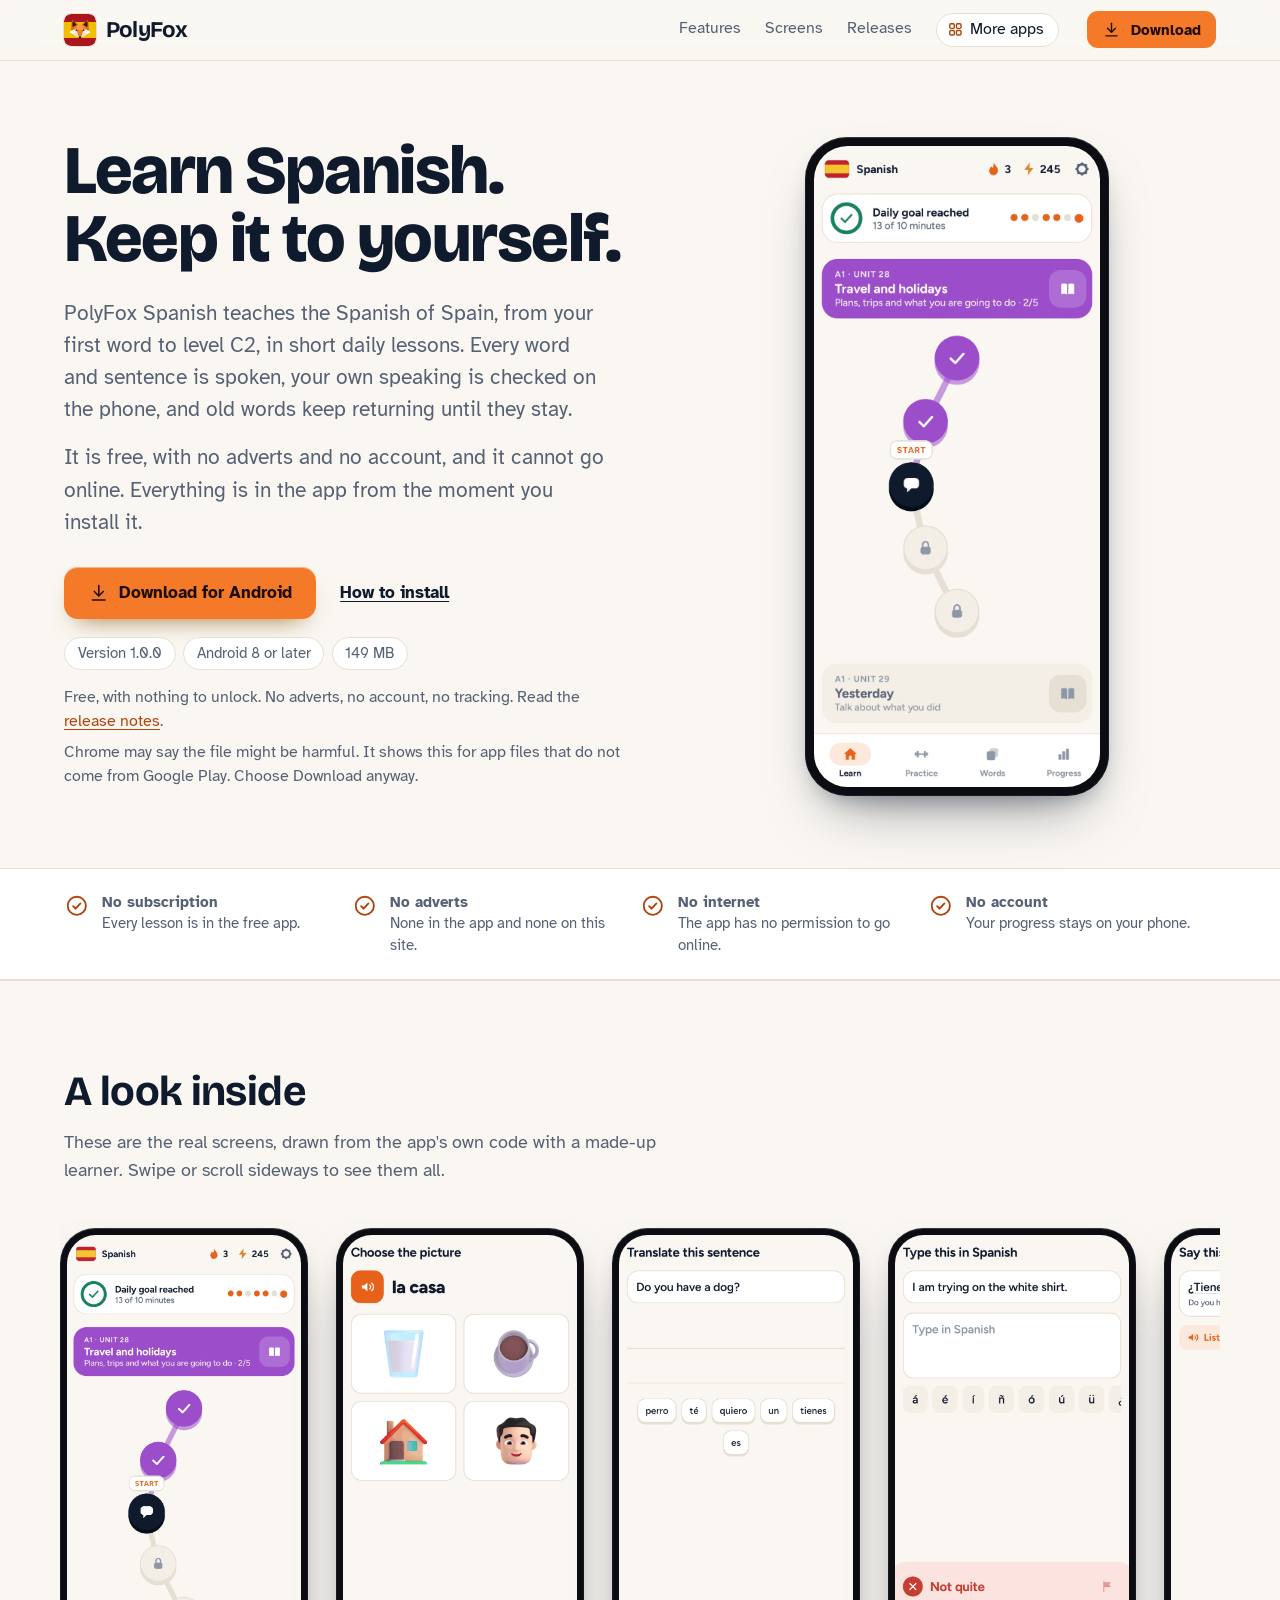
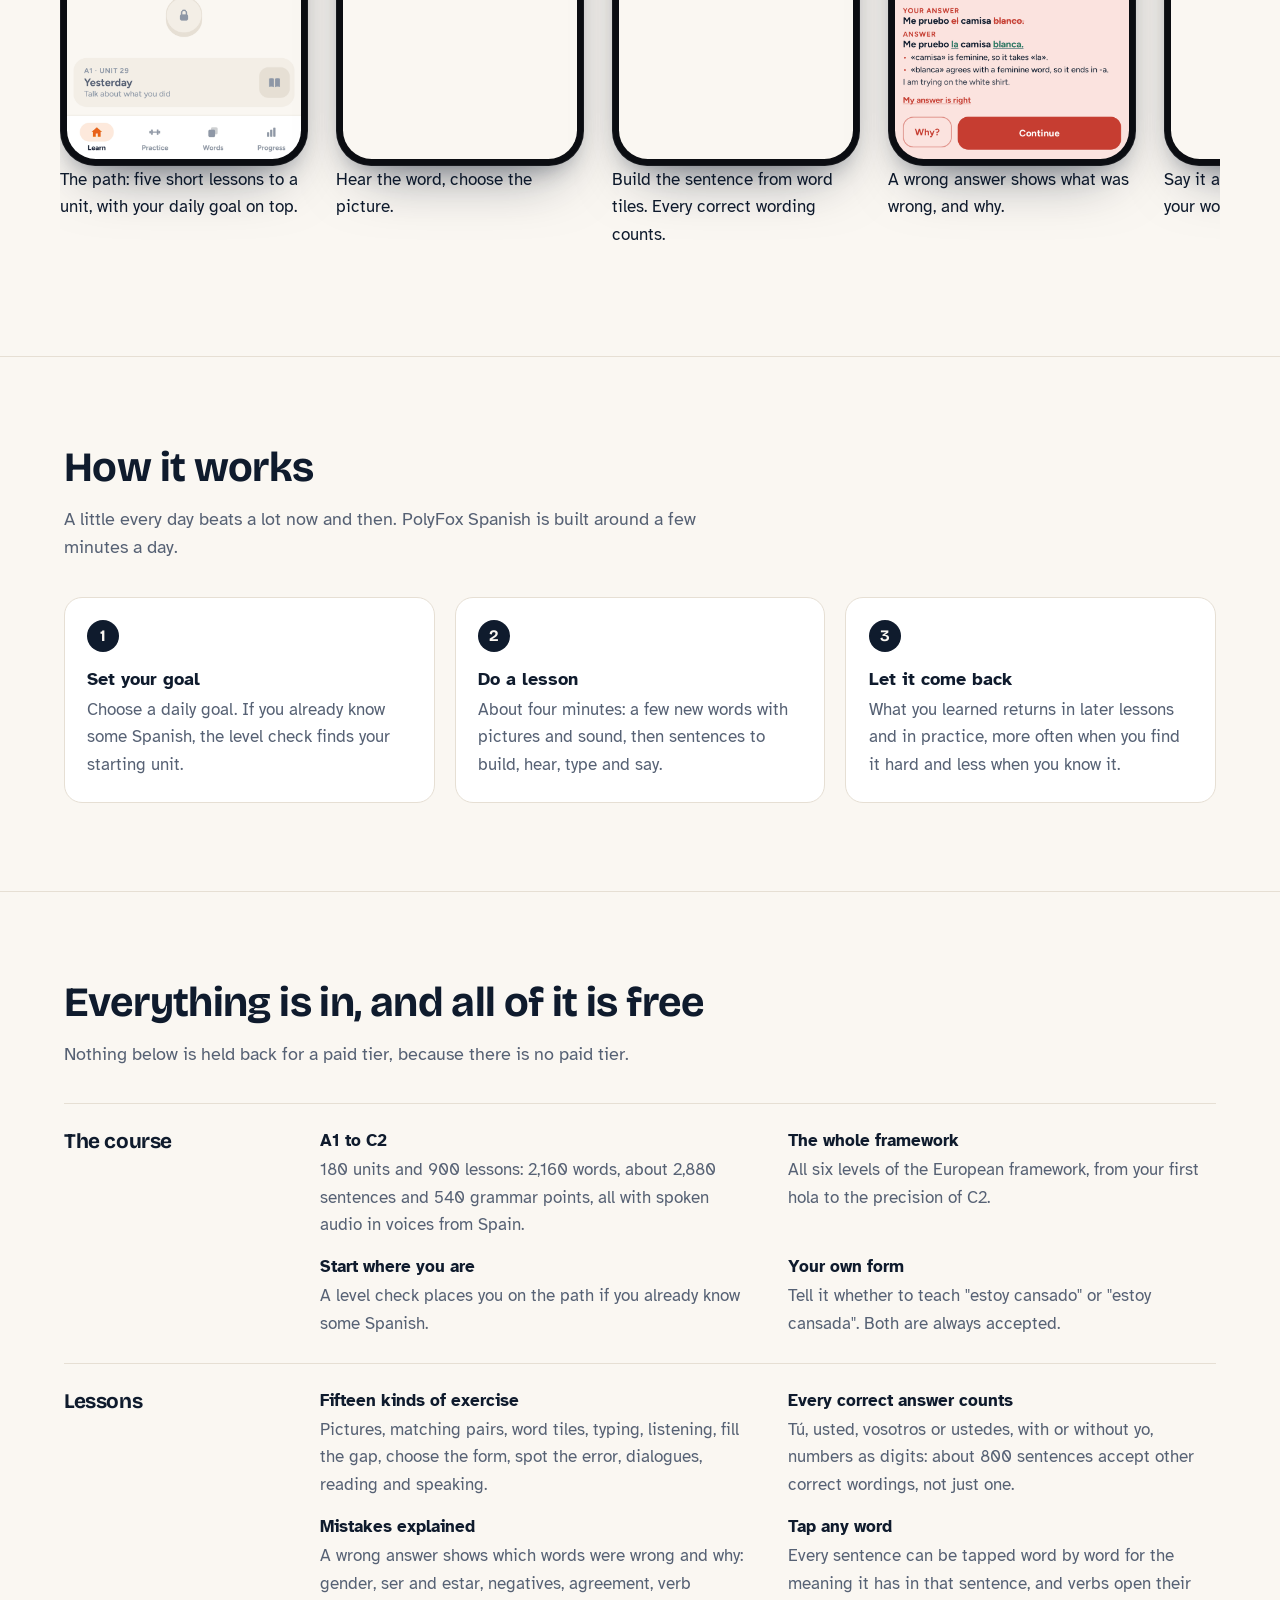
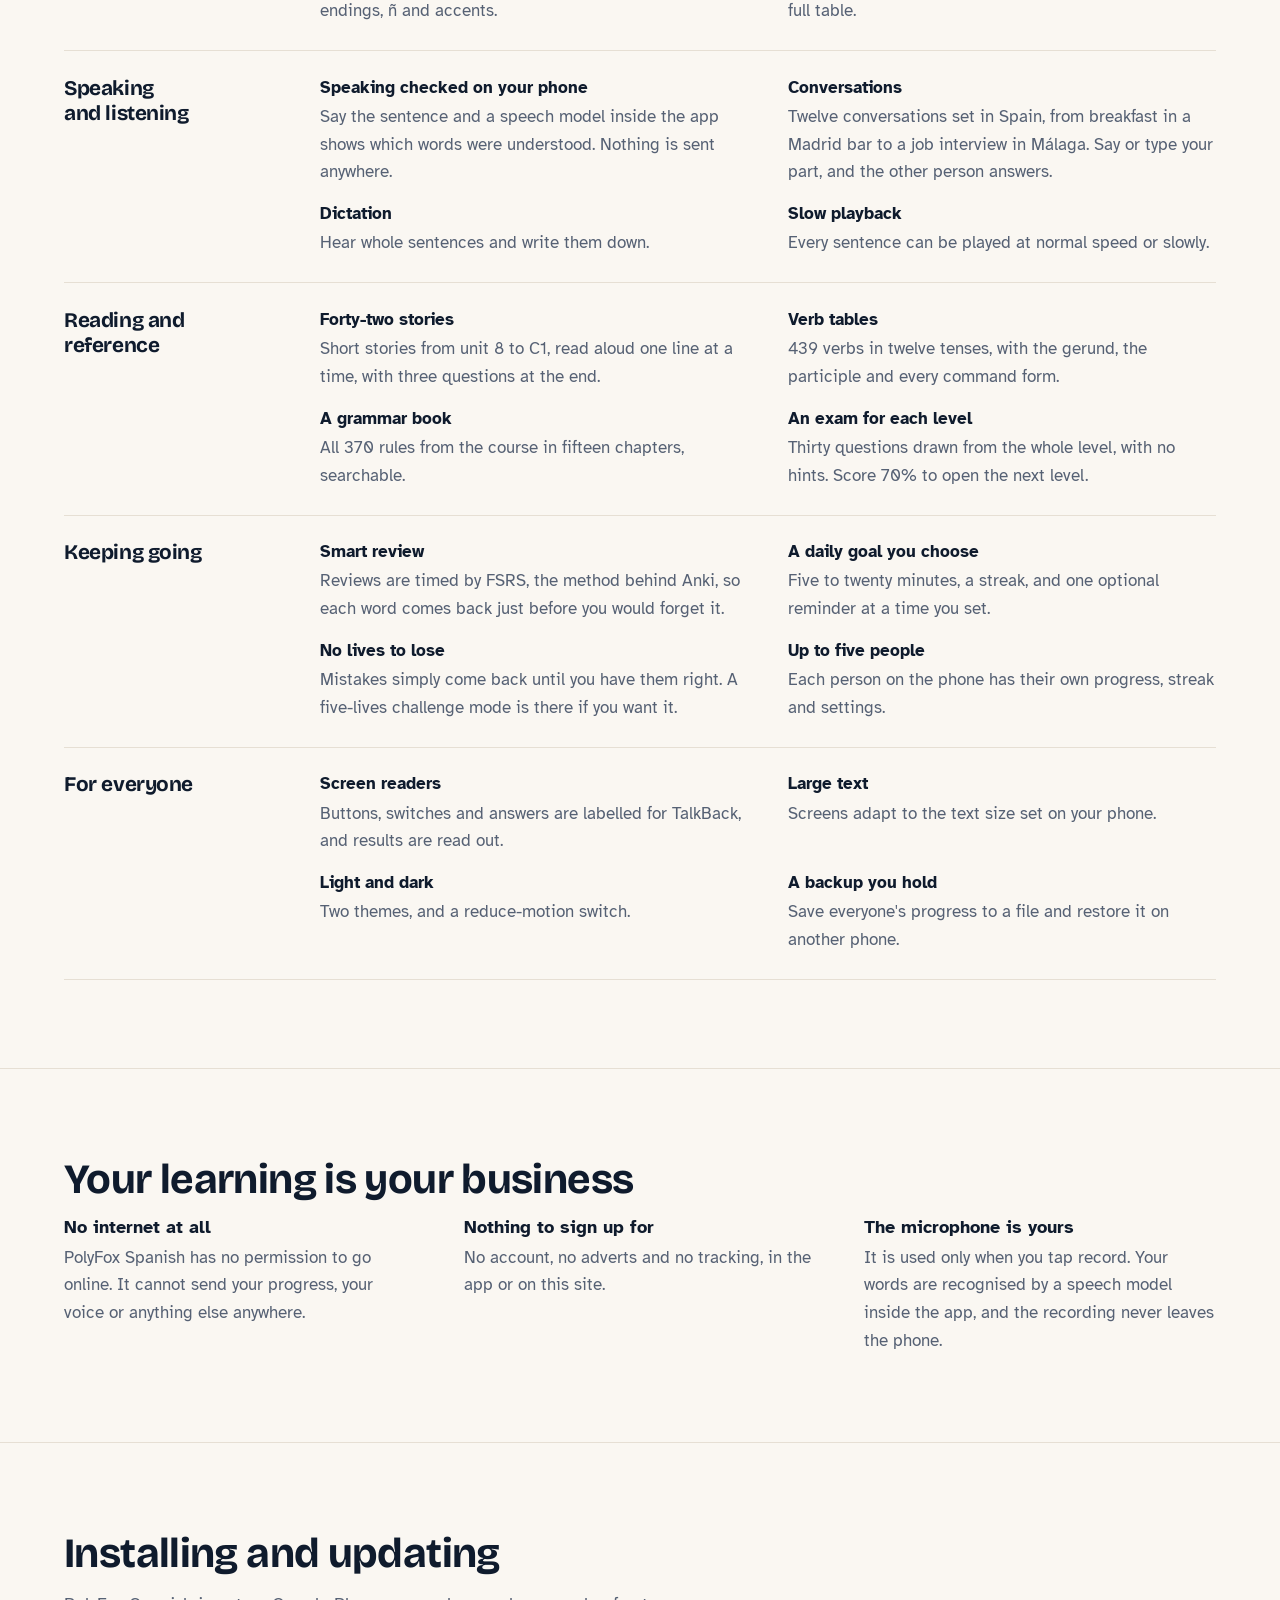
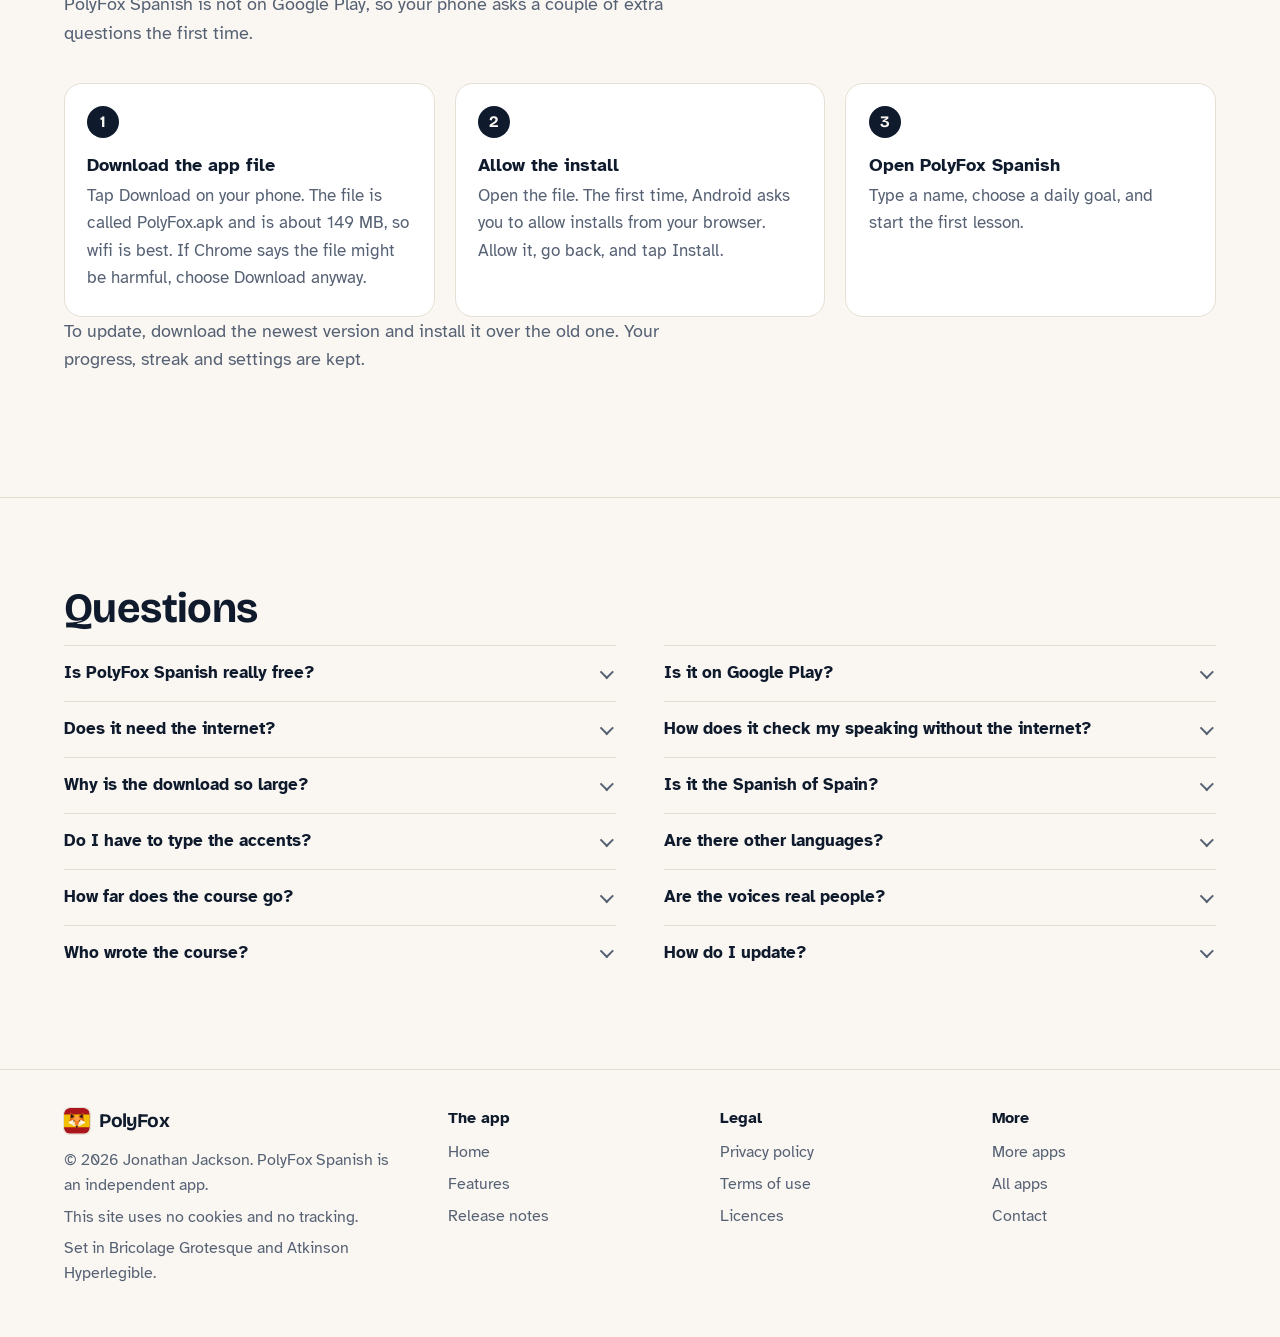
<file: index.html>
<!DOCTYPE html>
<html lang="en-GB">
<head>
<meta charset="utf-8">
<meta name="viewport" content="width=device-width, initial-scale=1">
<title>PolyFox Spanish: learn the Spanish of Spain offline on Android</title>
<meta name="description" content="PolyFox Spanish is a free course in the Spanish of Spain for Android, from the first word to level C2. Spoken audio, speaking checked on your phone, conversations set in Spain, stories, verb tables and level exams. No adverts, no account, no internet.">
<meta name="author" content="Jonathan Jackson">
<link rel="canonical" href="https://customgpter.github.io/polyfox-spanish/">
<meta name="theme-color" content="#faf7f2" media="(prefers-color-scheme: light)">
<meta name="theme-color" content="#0b1420" media="(prefers-color-scheme: dark)">
<meta property="og:type" content="website">
<meta property="og:site_name" content="PolyFox Spanish">
<meta property="og:title" content="PolyFox Spanish: learn the Spanish of Spain offline on Android">
<meta property="og:description" content="PolyFox Spanish is a free course in the Spanish of Spain for Android, from the first word to level C2. Spoken audio, speaking checked on your phone, conversations set in Spain, stories, verb tables and level exams. No adverts, no account, no internet.">
<meta property="og:url" content="https://customgpter.github.io/polyfox-spanish/">
<meta property="og:image" content="https://customgpter.github.io/polyfox-spanish/assets/og.png">
<meta property="og:image:width" content="1200">
<meta property="og:image:height" content="630">
<meta property="og:image:alt" content="The PolyFox Spanish lesson path and a conversation set in Spain">
<meta property="og:locale" content="en_GB">
<meta name="twitter:card" content="summary_large_image">
<link rel="icon" href="./assets/favicon.svg" type="image/svg+xml">
<link rel="apple-touch-icon" href="./assets/apple-touch-icon.png">
<link rel="preload" href="./assets/fonts/bricolage-grotesque-latin.woff2" as="font" type="font/woff2" crossorigin>
<link rel="preload" href="./assets/fonts/atkinson-hyperlegible-latin-400-normal.woff2" as="font" type="font/woff2" crossorigin>
<link rel="stylesheet" href="./assets/site.css?v=1">
<link rel="stylesheet" href="./assets/house.css?v=1">
<link rel="stylesheet" href="./assets/apps-list.css?v=1">
<script src="./assets/apps-list.js?v=1" defer></script>
<script type="application/ld+json">{"@context": "https://schema.org", "@type": "SoftwareApplication", "name": "PolyFox Spanish", "url": "https://customgpter.github.io/polyfox-spanish/", "description": "PolyFox Spanish is a free course in the Spanish of Spain for Android, from the first word to level C2. Spoken audio, speaking checked on your phone, conversations set in Spain, stories, verb tables and level exams. No adverts, no account, no internet.", "applicationCategory": "EducationalApplication", "operatingSystem": "Android 8 or later", "softwareVersion": "1.0.0", "downloadUrl": "https://github.com/CustomGPTer/polyfox-spanish/releases/latest/download/PolyFox.apk", "releaseNotes": "https://customgpter.github.io/polyfox-spanish/releases.html", "offers": {"@type": "Offer", "price": "0", "priceCurrency": "GBP"}, "inLanguage": "en-GB", "image": "https://customgpter.github.io/polyfox-spanish/assets/og.png", "author": {"@type": "Person", "name": "Jonathan Jackson"}}</script>
</head>
<body>
<a class="skip" href="#main">Skip to content</a>
<header class="masthead">
<div class="wrap">
<a class="brand" href="./" aria-label="PolyFox Spanish home"><svg viewBox="0 0 108 108" aria-hidden="true"><rect width="108" height="108" rx="24" fill="#AA151B"/><path fill="#F1BF00" d="M0 27H108V81H0Z"/><polygon fill="#C94E12" points="26.7,17.9 47.0,35.1 36.1,42.9 25.1,45.2"/><polygon fill="#C94E12" points="82.9,45.2 71.9,42.9 61.0,35.1 81.3,17.9"/><polygon fill="#2B1D17" points="29.8,24.1 42.3,35.8 36.1,41.3 29.0,42.1"/><polygon fill="#2B1D17" points="79.0,42.1 71.9,41.3 65.7,35.8 78.2,24.1"/><polygon fill="#FF9A4D" points="54.0,33.5 47.0,35.1 41.5,50.7 54.0,56.9"/><polygon fill="#FF9A4D" points="54.0,56.9 66.5,50.7 61.0,35.1 54.0,33.5"/><polygon fill="#F47A2A" points="47.0,35.1 36.1,42.9 32.2,53.0 41.5,50.7"/><polygon fill="#F47A2A" points="66.5,50.7 75.8,53.0 71.9,42.9 61.0,35.1"/><polygon fill="#E2611A" points="36.1,42.9 25.1,45.2 22.0,56.9 32.2,53.0"/><polygon fill="#E2611A" points="75.8,53.0 86.0,56.9 82.9,45.2 71.9,42.9"/><polygon fill="#FFF6EC" points="32.2,53.0 22.0,56.9 18.9,63.1 30.6,68.6 40.7,65.5 41.5,50.7"/><polygon fill="#FFF6EC" points="66.5,50.7 67.3,65.5 77.4,68.6 89.1,63.1 86.0,56.9 75.8,53.0"/><polygon fill="#F3E3D2" points="30.6,68.6 40.7,65.5 47.0,76.4 38.4,74.8"/><polygon fill="#F3E3D2" points="69.6,74.8 61.0,76.4 67.3,65.5 77.4,68.6"/><polygon fill="#F47A2A" points="41.5,50.7 54.0,56.9 54.0,78.0 49.3,76.4 44.6,62.4"/><polygon fill="#F47A2A" points="63.4,62.4 58.7,76.4 54.0,78.0 54.0,56.9 66.5,50.7"/><polygon fill="#FFF6EC" points="41.5,50.7 44.6,62.4 49.3,76.4 47.0,76.4 40.7,65.5"/><polygon fill="#FFF6EC" points="67.3,65.5 61.0,76.4 58.7,76.4 63.4,62.4 66.5,50.7"/><polygon fill="#2B1D17" points="49.3,76.4 54.0,74.8 58.7,76.4 56.3,81.9 54.0,83.4 51.7,81.9"/><polygon fill="#2B1D17" points="37.6,54.6 42.3,51.8 46.2,55.3 41.5,57.3"/><polygon fill="#2B1D17" points="66.5,57.3 61.8,55.3 65.7,51.8 70.4,54.6"/></svg><span>PolyFox</span></a>
<nav aria-label="Main"><ul><li><a href="./#features">Features</a></li><li><a href="./#screens">Screens</a></li><li><a href="./releases.html">Releases</a></li><li><a class="more-apps" href="./more-apps.html"><svg class="ico" viewBox="0 0 24 24" aria-hidden="true"><rect x="4" y="4" width="6.5" height="6.5" rx="1.6"/><rect x="13.5" y="4" width="6.5" height="6.5" rx="1.6"/><rect x="4" y="13.5" width="6.5" height="6.5" rx="1.6"/><rect x="13.5" y="13.5" width="6.5" height="6.5" rx="1.6"/></svg>More apps</a></li></ul></nav>
<a class="button small" href="https://github.com/CustomGPTer/polyfox-spanish/releases/latest/download/PolyFox.apk"><svg class="ico" viewBox="0 0 24 24" aria-hidden="true"><path d="M12 4v11"/><path d="M7 10.5l5 5 5-5"/><path d="M5 20h14"/></svg>Download</a>
</div>
</header>
<main id="main">
<div class="hero">
<div class="wrap hero-grid">
<div class="hero-copy">
<h1>Learn Spanish. Keep it to yourself.</h1>
<p class="lede">PolyFox Spanish teaches the Spanish of Spain, from your first word to level C2, in short daily lessons. Every word and sentence is spoken, your own speaking is checked on the phone, and old words keep returning until they stay.</p><p class="lede">It is free, with no adverts and no account, and it cannot go online. Everything is in the app from the moment you install it.</p>
<p class="get" id="download"><a class="button" href="https://github.com/CustomGPTer/polyfox-spanish/releases/latest/download/PolyFox.apk"><svg class="ico" viewBox="0 0 24 24" aria-hidden="true"><path d="M12 4v11"/><path d="M7 10.5l5 5 5-5"/><path d="M5 20h14"/></svg>Download for Android</a><a class="aside" href="#install">How to install</a></p>
<ul class="pills"><li>Version 1.0.0</li><li>Android 8 or later</li><li>149 MB</li></ul>
<p class="facts">Free, with nothing to unlock. No adverts, no account, no tracking. Read the <a href="releases.html">release notes</a>.</p>
<p class="facts">Chrome may say the file might be harmful. It shows this for app files that do not come from Google Play. Choose Download anyway.</p>
</div>
<div class="hero-phone"><div class="phone"><img src="./assets/screens/path.png" alt="The path: five short lessons to a unit, with your daily goal on top." width="393" height="852" fetchpriority="high"></div></div>
</div>
</div>
<section class="promises" aria-label="In short">
<div class="wrap"><ul><li><svg class="ico" viewBox="0 0 24 24" aria-hidden="true"><circle cx="12" cy="12" r="8.5"/><path d="M8.6 12.4l2.3 2.3 4.5-4.9"/></svg><span><b>No subscription</b><span>Every lesson is in the free app.</span></span></li><li><svg class="ico" viewBox="0 0 24 24" aria-hidden="true"><circle cx="12" cy="12" r="8.5"/><path d="M8.6 12.4l2.3 2.3 4.5-4.9"/></svg><span><b>No adverts</b><span>None in the app and none on this site.</span></span></li><li><svg class="ico" viewBox="0 0 24 24" aria-hidden="true"><circle cx="12" cy="12" r="8.5"/><path d="M8.6 12.4l2.3 2.3 4.5-4.9"/></svg><span><b>No internet</b><span>The app has no permission to go online.</span></span></li><li><svg class="ico" viewBox="0 0 24 24" aria-hidden="true"><circle cx="12" cy="12" r="8.5"/><path d="M8.6 12.4l2.3 2.3 4.5-4.9"/></svg><span><b>No account</b><span>Your progress stays on your phone.</span></span></li></ul></div>
</section>
<section id="screens" aria-labelledby="screens-h">
<div class="wrap">
<h2 id="screens-h">A look inside</h2>
<p class="intro">These are the real screens, drawn from the app's own code with a made-up learner. Swipe or scroll sideways to see them all.</p>
<div class="gallery" tabindex="0" role="region" aria-label="Screens from PolyFox Spanish"><figure class="shot"><div class="phone"><img src="./assets/screens/path.png" alt="The path: five short lessons to a unit, with your daily goal on top." width="393" height="852" loading="lazy" decoding="async"></div><figcaption>The path: five short lessons to a unit, with your daily goal on top.</figcaption></figure><figure class="shot"><div class="phone"><img src="./assets/screens/picture.png" alt="Hear the word, choose the picture." width="393" height="852" loading="lazy" decoding="async"></div><figcaption>Hear the word, choose the picture.</figcaption></figure><figure class="shot"><div class="phone"><img src="./assets/screens/tiles.png" alt="Build the sentence from word tiles. Every correct wording counts." width="393" height="852" loading="lazy" decoding="async"></div><figcaption>Build the sentence from word tiles. Every correct wording counts.</figcaption></figure><figure class="shot"><div class="phone"><img src="./assets/screens/mistake.png" alt="A wrong answer shows what was wrong, and why." width="393" height="852" loading="lazy" decoding="async"></div><figcaption>A wrong answer shows what was wrong, and why.</figcaption></figure><figure class="shot"><div class="phone"><img src="./assets/screens/speak.png" alt="Say it aloud. The phone checks your words, offline." width="393" height="852" loading="lazy" decoding="async"></div><figcaption>Say it aloud. The phone checks your words, offline.</figcaption></figure><figure class="shot"><div class="phone"><img src="./assets/screens/roleplay.png" alt="Take your part in a conversation, by speaking or typing." width="393" height="852" loading="lazy" decoding="async"></div><figcaption>Take your part in a conversation, by speaking or typing.</figcaption></figure><figure class="shot"><div class="phone"><img src="./assets/screens/story.png" alt="Forty-two stories, read aloud. Tap any word for its meaning." width="393" height="852" loading="lazy" decoding="async"></div><figcaption>Forty-two stories, read aloud. Tap any word for its meaning.</figcaption></figure><figure class="shot"><div class="phone"><img src="./assets/screens/verbs.png" alt="Verb tables for 439 verbs in every tense." width="393" height="852" loading="lazy" decoding="async"></div><figcaption>Verb tables for 439 verbs in every tense.</figcaption></figure><figure class="shot"><div class="phone"><img src="./assets/screens/grammar.png" alt="A grammar book of every rule, with examples." width="393" height="852" loading="lazy" decoding="async"></div><figcaption>A grammar book of every rule, with examples.</figcaption></figure><figure class="shot"><div class="phone"><img src="./assets/screens/exam.png" alt="An exam closes each level and opens the next." width="393" height="852" loading="lazy" decoding="async"></div><figcaption>An exam closes each level and opens the next.</figcaption></figure><figure class="shot"><div class="phone"><img src="./assets/screens/progress.png" alt="Accuracy by skill, your streak and the last five weeks." width="393" height="852" loading="lazy" decoding="async"></div><figcaption>Accuracy by skill, your streak and the last five weeks.</figcaption></figure><figure class="shot"><div class="phone"><img src="./assets/screens/dark.png" alt="A dark theme for the evening." width="393" height="852" loading="lazy" decoding="async"></div><figcaption>A dark theme for the evening.</figcaption></figure></div>
</div>
</section>
<section id="how" aria-labelledby="how-h">
<div class="wrap">
<h2 id="how-h">How it works</h2>
<p class="intro">A little every day beats a lot now and then. PolyFox Spanish is built around a few minutes a day.</p>
<ol class="steps"><li><h3>Set your goal</h3><p>Choose a daily goal. If you already know some Spanish, the level check finds your starting unit.</p></li><li><h3>Do a lesson</h3><p>About four minutes: a few new words with pictures and sound, then sentences to build, hear, type and say.</p></li><li><h3>Let it come back</h3><p>What you learned returns in later lessons and in practice, more often when you find it hard and less when you know it.</p></li></ol>
</div>
</section>
<section id="features" aria-labelledby="features-h">
<div class="wrap">
<h2 id="features-h">Everything is in, and all of it is free</h2>
<p class="intro">Nothing below is held back for a paid tier, because there is no paid tier.</p>
<div class="groups"><div class="group"><h3>The course</h3><dl><div><dt>A1 to C2</dt><dd>180 units and 900 lessons: 2,160 words, about 2,880 sentences and 540 grammar points, all with spoken audio in voices from Spain.</dd></div><div><dt>The whole framework</dt><dd>All six levels of the European framework, from your first hola to the precision of C2.</dd></div><div><dt>Start where you are</dt><dd>A level check places you on the path if you already know some Spanish.</dd></div><div><dt>Your own form</dt><dd>Tell it whether to teach "estoy cansado" or "estoy cansada". Both are always accepted.</dd></div></dl></div><div class="group"><h3>Lessons</h3><dl><div><dt>Fifteen kinds of exercise</dt><dd>Pictures, matching pairs, word tiles, typing, listening, fill the gap, choose the form, spot the error, dialogues, reading and speaking.</dd></div><div><dt>Every correct answer counts</dt><dd>Tú, usted, vosotros or ustedes, with or without yo, numbers as digits: about 800 sentences accept other correct wordings, not just one.</dd></div><div><dt>Mistakes explained</dt><dd>A wrong answer shows which words were wrong and why: gender, ser and estar, negatives, agreement, verb endings, ñ and accents.</dd></div><div><dt>Tap any word</dt><dd>Every sentence can be tapped word by word for the meaning it has in that sentence, and verbs open their full table.</dd></div></dl></div><div class="group"><h3>Speaking and listening</h3><dl><div><dt>Speaking checked on your phone</dt><dd>Say the sentence and a speech model inside the app shows which words were understood. Nothing is sent anywhere.</dd></div><div><dt>Conversations</dt><dd>Twelve conversations set in Spain, from breakfast in a Madrid bar to a job interview in Málaga. Say or type your part, and the other person answers.</dd></div><div><dt>Dictation</dt><dd>Hear whole sentences and write them down.</dd></div><div><dt>Slow playback</dt><dd>Every sentence can be played at normal speed or slowly.</dd></div></dl></div><div class="group"><h3>Reading and reference</h3><dl><div><dt>Forty-two stories</dt><dd>Short stories from unit 8 to C1, read aloud one line at a time, with three questions at the end.</dd></div><div><dt>Verb tables</dt><dd>439 verbs in twelve tenses, with the gerund, the participle and every command form.</dd></div><div><dt>A grammar book</dt><dd>All 370 rules from the course in fifteen chapters, searchable.</dd></div><div><dt>An exam for each level</dt><dd>Thirty questions drawn from the whole level, with no hints. Score 70% to open the next level.</dd></div></dl></div><div class="group"><h3>Keeping going</h3><dl><div><dt>Smart review</dt><dd>Reviews are timed by FSRS, the method behind Anki, so each word comes back just before you would forget it.</dd></div><div><dt>A daily goal you choose</dt><dd>Five to twenty minutes, a streak, and one optional reminder at a time you set.</dd></div><div><dt>No lives to lose</dt><dd>Mistakes simply come back until you have them right. A five-lives challenge mode is there if you want it.</dd></div><div><dt>Up to five people</dt><dd>Each person on the phone has their own progress, streak and settings.</dd></div></dl></div><div class="group"><h3>For everyone</h3><dl><div><dt>Screen readers</dt><dd>Buttons, switches and answers are labelled for TalkBack, and results are read out.</dd></div><div><dt>Large text</dt><dd>Screens adapt to the text size set on your phone.</dd></div><div><dt>Light and dark</dt><dd>Two themes, and a reduce-motion switch.</dd></div><div><dt>A backup you hold</dt><dd>Save everyone's progress to a file and restore it on another phone.</dd></div></dl></div></div>
</div>
</section>
<section id="privacy" aria-labelledby="privacy-h">
<div class="wrap">
<h2 id="privacy-h">Your learning is your business</h2>
<ul class="plain"><li><h3>No internet at all</h3><p>PolyFox Spanish has no permission to go online. It cannot send your progress, your voice or anything else anywhere.</p></li><li><h3>Nothing to sign up for</h3><p>No account, no adverts and no tracking, in the app or on this site.</p></li><li><h3>The microphone is yours</h3><p>It is used only when you tap record. Your words are recognised by a speech model inside the app, and the recording never leaves the phone.</p></li></ul>
</div>
</section>
<section id="install" aria-labelledby="install-h">
<div class="wrap">
<h2 id="install-h">Installing and updating</h2>
<p class="intro">PolyFox Spanish is not on Google Play, so your phone asks a couple of extra questions the first time.</p>
<ol class="steps"><li><h3>Download the app file</h3><p>Tap Download on your phone. The file is called PolyFox.apk and is about 149 MB, so wifi is best. If Chrome says the file might be harmful, choose Download anyway.</p></li><li><h3>Allow the install</h3><p>Open the file. The first time, Android asks you to allow installs from your browser. Allow it, go back, and tap Install.</p></li><li><h3>Open PolyFox Spanish</h3><p>Type a name, choose a daily goal, and start the first lesson.</p></li></ol>
<p class="intro">To update, download the newest version and install it over the old one. Your progress, streak and settings are kept.</p>
</div>
</section>
<section id="faq" aria-labelledby="faq-h">
<div class="wrap">
<h2 id="faq-h">Questions</h2>
<div class="faq"><details><summary>Is PolyFox Spanish really free?</summary><p>Yes. There is no paid version, no subscription, no trial and no adverts, and nothing in the app is locked behind payment.</p></details><details><summary>Is it on Google Play?</summary><p>No. PolyFox Spanish is a personal project and is downloaded from this site as an Android app file. It needs Android 8 or later.</p></details><details><summary>Does it need the internet?</summary><p>No. The app does not ask Android for internet access at all, so it works anywhere and cannot go online. Check for updates and More apps only open a page in your browser.</p></details><details><summary>How does it check my speaking without the internet?</summary><p>The app carries its own speech model (Whisper Base, running through whisper.cpp). It turns your recording into words on the phone and compares them with the sentence. It is lenient about words that sound alike but strict about meaning, so a wrong number or a missing negative does not pass. You can always mark yourself instead.</p></details><details><summary>Why is the download so large?</summary><p>Every word and sentence has its own recording, over 7,700 clips, and the speech model is about 80 MB. Nothing is downloaded later.</p></details><details><summary>Is it the Spanish of Spain?</summary><p>Yes. The course teaches the Spanish spoken in Spain, with vosotros and words such as móvil, ordenador and zumo, and its conversations and stories are set in Spain. Short notes show what you would hear in Latin America instead, and the speaking check accepts either accent.</p></details><details><summary>Do I have to type the accents?</summary><p>The ñ counts from the first lesson, because it changes the word. Other accents count from level B1; before that a missing accent is pointed out but your answer still passes. ¿ and ¡ never count against you.</p></details><details><summary>Are there other languages?</summary><p>Each language has its own app, so every course can be made as good as this one. PolyFox French is out too, and installs beside this one.</p></details><details><summary>How far does the course go?</summary><p>All the way: A1, A2, B1, B2, C1 and C2, from hola to irony, rhetoric, every tense of the subjunctive and the language of law, science and the arts.</p></details><details><summary>Are the voices real people?</summary><p>They are synthetic voices, made in advance and stored in the app. They are credited on the licences page.</p></details><details><summary>Who wrote the course?</summary><p>The course is written for PolyFox and has not yet been reviewed by native speakers. If something looks wrong, tap the flag after a question, or "My answer is right" after an answer, and share the list from Settings.</p></details><details><summary>How do I update?</summary><p>Download the newest version from this site and install it over the one you have. Your progress is kept. The app cannot check for updates itself because it cannot go online.</p></details></div>
</div>
</section>
</main>
<footer class="colophon">
<div class="wrap">
<div>
<a class="brand" href="./" aria-label="PolyFox Spanish home"><svg viewBox="0 0 108 108" aria-hidden="true"><rect width="108" height="108" rx="24" fill="#AA151B"/><path fill="#F1BF00" d="M0 27H108V81H0Z"/><polygon fill="#C94E12" points="26.7,17.9 47.0,35.1 36.1,42.9 25.1,45.2"/><polygon fill="#C94E12" points="82.9,45.2 71.9,42.9 61.0,35.1 81.3,17.9"/><polygon fill="#2B1D17" points="29.8,24.1 42.3,35.8 36.1,41.3 29.0,42.1"/><polygon fill="#2B1D17" points="79.0,42.1 71.9,41.3 65.7,35.8 78.2,24.1"/><polygon fill="#FF9A4D" points="54.0,33.5 47.0,35.1 41.5,50.7 54.0,56.9"/><polygon fill="#FF9A4D" points="54.0,56.9 66.5,50.7 61.0,35.1 54.0,33.5"/><polygon fill="#F47A2A" points="47.0,35.1 36.1,42.9 32.2,53.0 41.5,50.7"/><polygon fill="#F47A2A" points="66.5,50.7 75.8,53.0 71.9,42.9 61.0,35.1"/><polygon fill="#E2611A" points="36.1,42.9 25.1,45.2 22.0,56.9 32.2,53.0"/><polygon fill="#E2611A" points="75.8,53.0 86.0,56.9 82.9,45.2 71.9,42.9"/><polygon fill="#FFF6EC" points="32.2,53.0 22.0,56.9 18.9,63.1 30.6,68.6 40.7,65.5 41.5,50.7"/><polygon fill="#FFF6EC" points="66.5,50.7 67.3,65.5 77.4,68.6 89.1,63.1 86.0,56.9 75.8,53.0"/><polygon fill="#F3E3D2" points="30.6,68.6 40.7,65.5 47.0,76.4 38.4,74.8"/><polygon fill="#F3E3D2" points="69.6,74.8 61.0,76.4 67.3,65.5 77.4,68.6"/><polygon fill="#F47A2A" points="41.5,50.7 54.0,56.9 54.0,78.0 49.3,76.4 44.6,62.4"/><polygon fill="#F47A2A" points="63.4,62.4 58.7,76.4 54.0,78.0 54.0,56.9 66.5,50.7"/><polygon fill="#FFF6EC" points="41.5,50.7 44.6,62.4 49.3,76.4 47.0,76.4 40.7,65.5"/><polygon fill="#FFF6EC" points="67.3,65.5 61.0,76.4 58.7,76.4 63.4,62.4 66.5,50.7"/><polygon fill="#2B1D17" points="49.3,76.4 54.0,74.8 58.7,76.4 56.3,81.9 54.0,83.4 51.7,81.9"/><polygon fill="#2B1D17" points="37.6,54.6 42.3,51.8 46.2,55.3 41.5,57.3"/><polygon fill="#2B1D17" points="66.5,57.3 61.8,55.3 65.7,51.8 70.4,54.6"/></svg><span>PolyFox</span></a>
<p>&copy; 2026 Jonathan Jackson. PolyFox Spanish is an independent app.</p>
<p>This site uses no cookies and no tracking.</p>
<p>Set in Bricolage Grotesque and Atkinson Hyperlegible.</p>
</div>
<nav aria-label="The app"><h2>The app</h2><ul>
<li><a href="./">Home</a></li>
<li><a href="./#features">Features</a></li>
<li><a href="./releases.html">Release notes</a></li>
</ul></nav>
<nav aria-label="Legal"><h2>Legal</h2><ul>
<li><a href="./privacy.html">Privacy policy</a></li>
<li><a href="./terms.html">Terms of use</a></li>
<li><a href="./licences.html">Licences</a></li>
</ul></nav>
<nav aria-label="More"><h2>More</h2><ul>
<li><a href="./more-apps.html">More apps</a></li>
<li><a href="https://customgpter.github.io/">All apps</a></li>
<li><a href="https://github.com/CustomGPTer/polyfox-spanish/issues">Contact</a></li>
</ul></nav>
</div>
</footer>
</body>
</html>
</file>
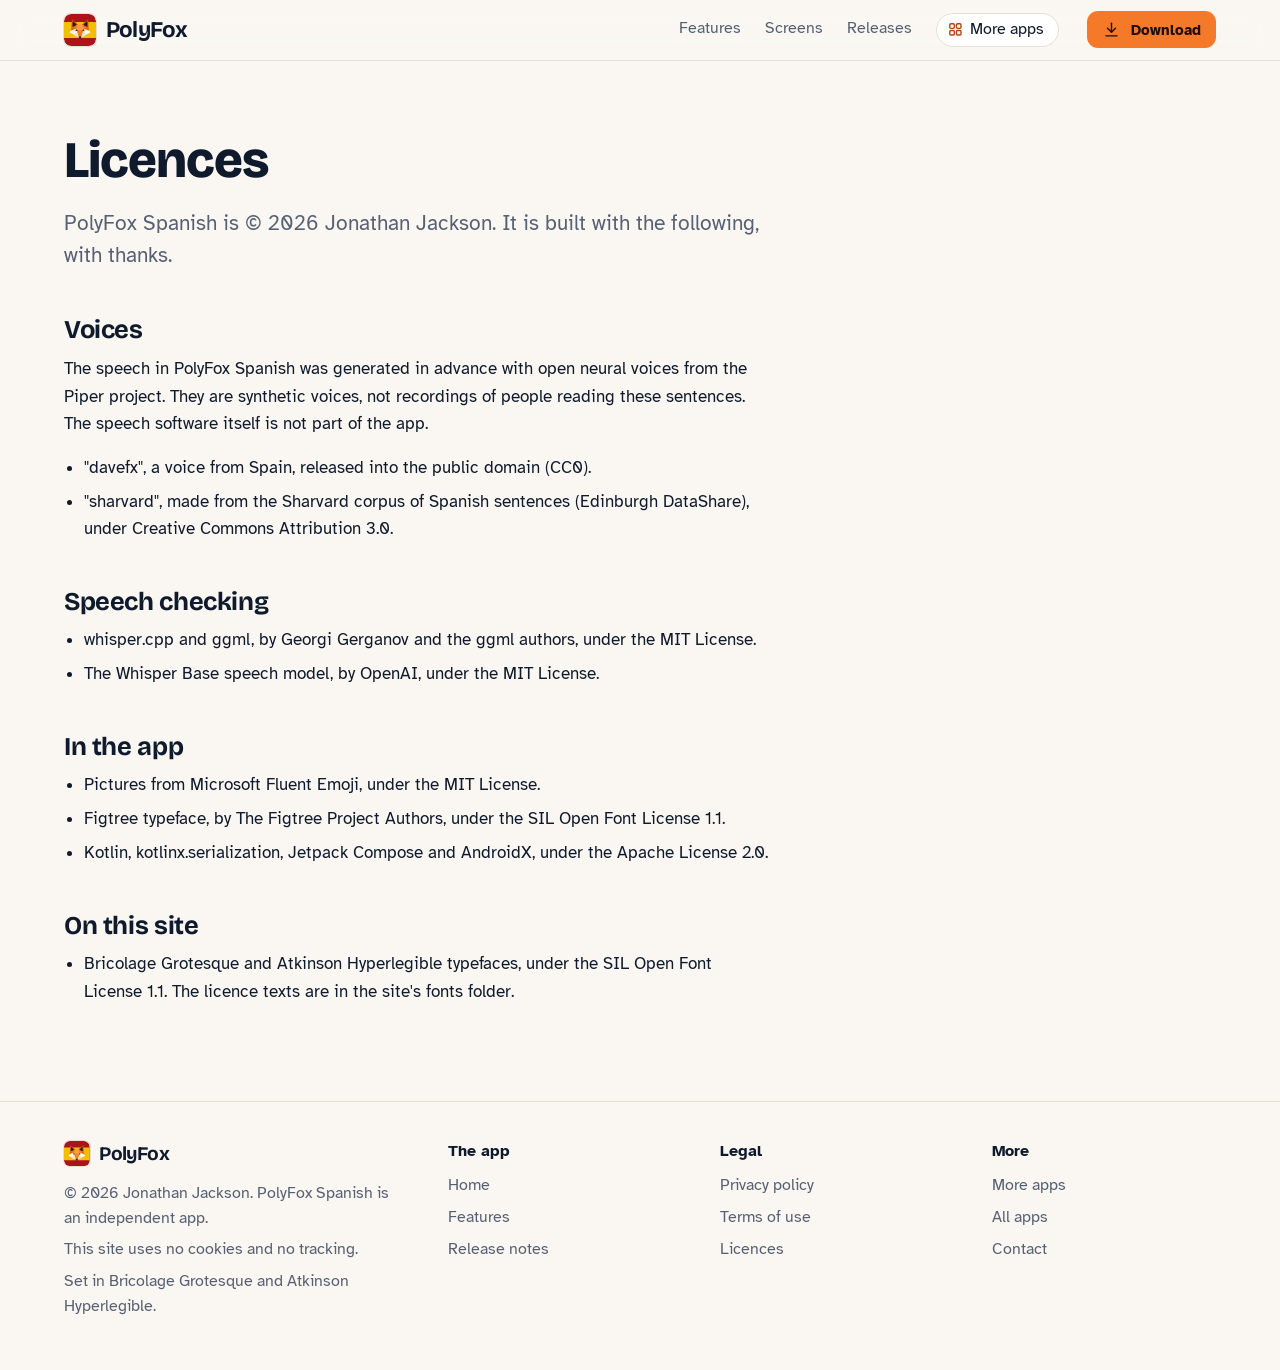
<file: licences.html>
<!DOCTYPE html>
<html lang="en-GB">
<head>
<meta charset="utf-8">
<meta name="viewport" content="width=device-width, initial-scale=1">
<title>PolyFox Spanish licences</title>
<meta name="description" content="The voices, pictures, typefaces and libraries PolyFox is built with.">
<meta name="author" content="Jonathan Jackson">
<link rel="canonical" href="https://customgpter.github.io/polyfox-spanish/licences.html">
<meta name="theme-color" content="#faf7f2" media="(prefers-color-scheme: light)">
<meta name="theme-color" content="#0b1420" media="(prefers-color-scheme: dark)">
<meta property="og:type" content="website">
<meta property="og:site_name" content="PolyFox Spanish">
<meta property="og:title" content="PolyFox Spanish licences">
<meta property="og:description" content="The voices, pictures, typefaces and libraries PolyFox is built with.">
<meta property="og:url" content="https://customgpter.github.io/polyfox-spanish/licences.html">
<meta property="og:image" content="https://customgpter.github.io/polyfox-spanish/assets/og.png">
<meta property="og:image:width" content="1200">
<meta property="og:image:height" content="630">
<meta property="og:image:alt" content="The PolyFox Spanish lesson path and a conversation set in Spain">
<meta property="og:locale" content="en_GB">
<meta name="twitter:card" content="summary_large_image">
<link rel="icon" href="./assets/favicon.svg" type="image/svg+xml">
<link rel="apple-touch-icon" href="./assets/apple-touch-icon.png">
<link rel="preload" href="./assets/fonts/bricolage-grotesque-latin.woff2" as="font" type="font/woff2" crossorigin>
<link rel="preload" href="./assets/fonts/atkinson-hyperlegible-latin-400-normal.woff2" as="font" type="font/woff2" crossorigin>
<link rel="stylesheet" href="./assets/site.css?v=1">
<link rel="stylesheet" href="./assets/house.css?v=1">
<link rel="stylesheet" href="./assets/apps-list.css?v=1">
<script src="./assets/apps-list.js?v=1" defer></script>

</head>
<body>
<a class="skip" href="#main">Skip to content</a>
<header class="masthead">
<div class="wrap">
<a class="brand" href="./" aria-label="PolyFox Spanish home"><svg viewBox="0 0 108 108" aria-hidden="true"><rect width="108" height="108" rx="24" fill="#AA151B"/><path fill="#F1BF00" d="M0 27H108V81H0Z"/><polygon fill="#C94E12" points="26.7,17.9 47.0,35.1 36.1,42.9 25.1,45.2"/><polygon fill="#C94E12" points="82.9,45.2 71.9,42.9 61.0,35.1 81.3,17.9"/><polygon fill="#2B1D17" points="29.8,24.1 42.3,35.8 36.1,41.3 29.0,42.1"/><polygon fill="#2B1D17" points="79.0,42.1 71.9,41.3 65.7,35.8 78.2,24.1"/><polygon fill="#FF9A4D" points="54.0,33.5 47.0,35.1 41.5,50.7 54.0,56.9"/><polygon fill="#FF9A4D" points="54.0,56.9 66.5,50.7 61.0,35.1 54.0,33.5"/><polygon fill="#F47A2A" points="47.0,35.1 36.1,42.9 32.2,53.0 41.5,50.7"/><polygon fill="#F47A2A" points="66.5,50.7 75.8,53.0 71.9,42.9 61.0,35.1"/><polygon fill="#E2611A" points="36.1,42.9 25.1,45.2 22.0,56.9 32.2,53.0"/><polygon fill="#E2611A" points="75.8,53.0 86.0,56.9 82.9,45.2 71.9,42.9"/><polygon fill="#FFF6EC" points="32.2,53.0 22.0,56.9 18.9,63.1 30.6,68.6 40.7,65.5 41.5,50.7"/><polygon fill="#FFF6EC" points="66.5,50.7 67.3,65.5 77.4,68.6 89.1,63.1 86.0,56.9 75.8,53.0"/><polygon fill="#F3E3D2" points="30.6,68.6 40.7,65.5 47.0,76.4 38.4,74.8"/><polygon fill="#F3E3D2" points="69.6,74.8 61.0,76.4 67.3,65.5 77.4,68.6"/><polygon fill="#F47A2A" points="41.5,50.7 54.0,56.9 54.0,78.0 49.3,76.4 44.6,62.4"/><polygon fill="#F47A2A" points="63.4,62.4 58.7,76.4 54.0,78.0 54.0,56.9 66.5,50.7"/><polygon fill="#FFF6EC" points="41.5,50.7 44.6,62.4 49.3,76.4 47.0,76.4 40.7,65.5"/><polygon fill="#FFF6EC" points="67.3,65.5 61.0,76.4 58.7,76.4 63.4,62.4 66.5,50.7"/><polygon fill="#2B1D17" points="49.3,76.4 54.0,74.8 58.7,76.4 56.3,81.9 54.0,83.4 51.7,81.9"/><polygon fill="#2B1D17" points="37.6,54.6 42.3,51.8 46.2,55.3 41.5,57.3"/><polygon fill="#2B1D17" points="66.5,57.3 61.8,55.3 65.7,51.8 70.4,54.6"/></svg><span>PolyFox</span></a>
<nav aria-label="Main"><ul><li><a href="./#features">Features</a></li><li><a href="./#screens">Screens</a></li><li><a href="./releases.html">Releases</a></li><li><a class="more-apps" href="./more-apps.html"><svg class="ico" viewBox="0 0 24 24" aria-hidden="true"><rect x="4" y="4" width="6.5" height="6.5" rx="1.6"/><rect x="13.5" y="4" width="6.5" height="6.5" rx="1.6"/><rect x="4" y="13.5" width="6.5" height="6.5" rx="1.6"/><rect x="13.5" y="13.5" width="6.5" height="6.5" rx="1.6"/></svg>More apps</a></li></ul></nav>
<a class="button small" href="https://github.com/CustomGPTer/polyfox-spanish/releases/latest/download/PolyFox.apk"><svg class="ico" viewBox="0 0 24 24" aria-hidden="true"><path d="M12 4v11"/><path d="M7 10.5l5 5 5-5"/><path d="M5 20h14"/></svg>Download</a>
</div>
</header>
<main id="main" class="doc">
<div class="wrap"><div class="measure"><h1>Licences</h1>
<p class="lede">PolyFox Spanish is &copy; 2026 Jonathan Jackson. It is built with the following, with thanks.</p>
<h2>Voices</h2>
<p>The speech in PolyFox Spanish was generated in advance with open neural voices from the Piper project. They are synthetic voices, not recordings of people reading these sentences. The speech software itself is not part of the app.</p>
<ul><li>"davefx", a voice from Spain, released into the public domain (CC0).</li><li>"sharvard", made from the Sharvard corpus of Spanish sentences (Edinburgh DataShare), under Creative Commons Attribution 3.0.</li></ul>
<h2>Speech checking</h2>
<ul><li>whisper.cpp and ggml, by Georgi Gerganov and the ggml authors, under the MIT License.</li>
<li>The Whisper Base speech model, by OpenAI, under the MIT License.</li></ul>
<h2>In the app</h2>
<ul><li>Pictures from Microsoft Fluent Emoji, under the MIT License.</li>
<li>Figtree typeface, by The Figtree Project Authors, under the SIL Open Font License 1.1.</li>
<li>Kotlin, kotlinx.serialization, Jetpack Compose and AndroidX, under the Apache License 2.0.</li></ul>
<h2>On this site</h2>
<ul><li>Bricolage Grotesque and Atkinson Hyperlegible typefaces, under the SIL Open Font License 1.1. The licence texts are in the site's fonts folder.</li></ul></div></div>
</main>
<footer class="colophon">
<div class="wrap">
<div>
<a class="brand" href="./" aria-label="PolyFox Spanish home"><svg viewBox="0 0 108 108" aria-hidden="true"><rect width="108" height="108" rx="24" fill="#AA151B"/><path fill="#F1BF00" d="M0 27H108V81H0Z"/><polygon fill="#C94E12" points="26.7,17.9 47.0,35.1 36.1,42.9 25.1,45.2"/><polygon fill="#C94E12" points="82.9,45.2 71.9,42.9 61.0,35.1 81.3,17.9"/><polygon fill="#2B1D17" points="29.8,24.1 42.3,35.8 36.1,41.3 29.0,42.1"/><polygon fill="#2B1D17" points="79.0,42.1 71.9,41.3 65.7,35.8 78.2,24.1"/><polygon fill="#FF9A4D" points="54.0,33.5 47.0,35.1 41.5,50.7 54.0,56.9"/><polygon fill="#FF9A4D" points="54.0,56.9 66.5,50.7 61.0,35.1 54.0,33.5"/><polygon fill="#F47A2A" points="47.0,35.1 36.1,42.9 32.2,53.0 41.5,50.7"/><polygon fill="#F47A2A" points="66.5,50.7 75.8,53.0 71.9,42.9 61.0,35.1"/><polygon fill="#E2611A" points="36.1,42.9 25.1,45.2 22.0,56.9 32.2,53.0"/><polygon fill="#E2611A" points="75.8,53.0 86.0,56.9 82.9,45.2 71.9,42.9"/><polygon fill="#FFF6EC" points="32.2,53.0 22.0,56.9 18.9,63.1 30.6,68.6 40.7,65.5 41.5,50.7"/><polygon fill="#FFF6EC" points="66.5,50.7 67.3,65.5 77.4,68.6 89.1,63.1 86.0,56.9 75.8,53.0"/><polygon fill="#F3E3D2" points="30.6,68.6 40.7,65.5 47.0,76.4 38.4,74.8"/><polygon fill="#F3E3D2" points="69.6,74.8 61.0,76.4 67.3,65.5 77.4,68.6"/><polygon fill="#F47A2A" points="41.5,50.7 54.0,56.9 54.0,78.0 49.3,76.4 44.6,62.4"/><polygon fill="#F47A2A" points="63.4,62.4 58.7,76.4 54.0,78.0 54.0,56.9 66.5,50.7"/><polygon fill="#FFF6EC" points="41.5,50.7 44.6,62.4 49.3,76.4 47.0,76.4 40.7,65.5"/><polygon fill="#FFF6EC" points="67.3,65.5 61.0,76.4 58.7,76.4 63.4,62.4 66.5,50.7"/><polygon fill="#2B1D17" points="49.3,76.4 54.0,74.8 58.7,76.4 56.3,81.9 54.0,83.4 51.7,81.9"/><polygon fill="#2B1D17" points="37.6,54.6 42.3,51.8 46.2,55.3 41.5,57.3"/><polygon fill="#2B1D17" points="66.5,57.3 61.8,55.3 65.7,51.8 70.4,54.6"/></svg><span>PolyFox</span></a>
<p>&copy; 2026 Jonathan Jackson. PolyFox Spanish is an independent app.</p>
<p>This site uses no cookies and no tracking.</p>
<p>Set in Bricolage Grotesque and Atkinson Hyperlegible.</p>
</div>
<nav aria-label="The app"><h2>The app</h2><ul>
<li><a href="./">Home</a></li>
<li><a href="./#features">Features</a></li>
<li><a href="./releases.html">Release notes</a></li>
</ul></nav>
<nav aria-label="Legal"><h2>Legal</h2><ul>
<li><a href="./privacy.html">Privacy policy</a></li>
<li><a href="./terms.html">Terms of use</a></li>
<li><a href="./licences.html">Licences</a></li>
</ul></nav>
<nav aria-label="More"><h2>More</h2><ul>
<li><a href="./more-apps.html">More apps</a></li>
<li><a href="https://customgpter.github.io/">All apps</a></li>
<li><a href="https://github.com/CustomGPTer/polyfox-spanish/issues">Contact</a></li>
</ul></nav>
</div>
</footer>
</body>
</html>
</file>
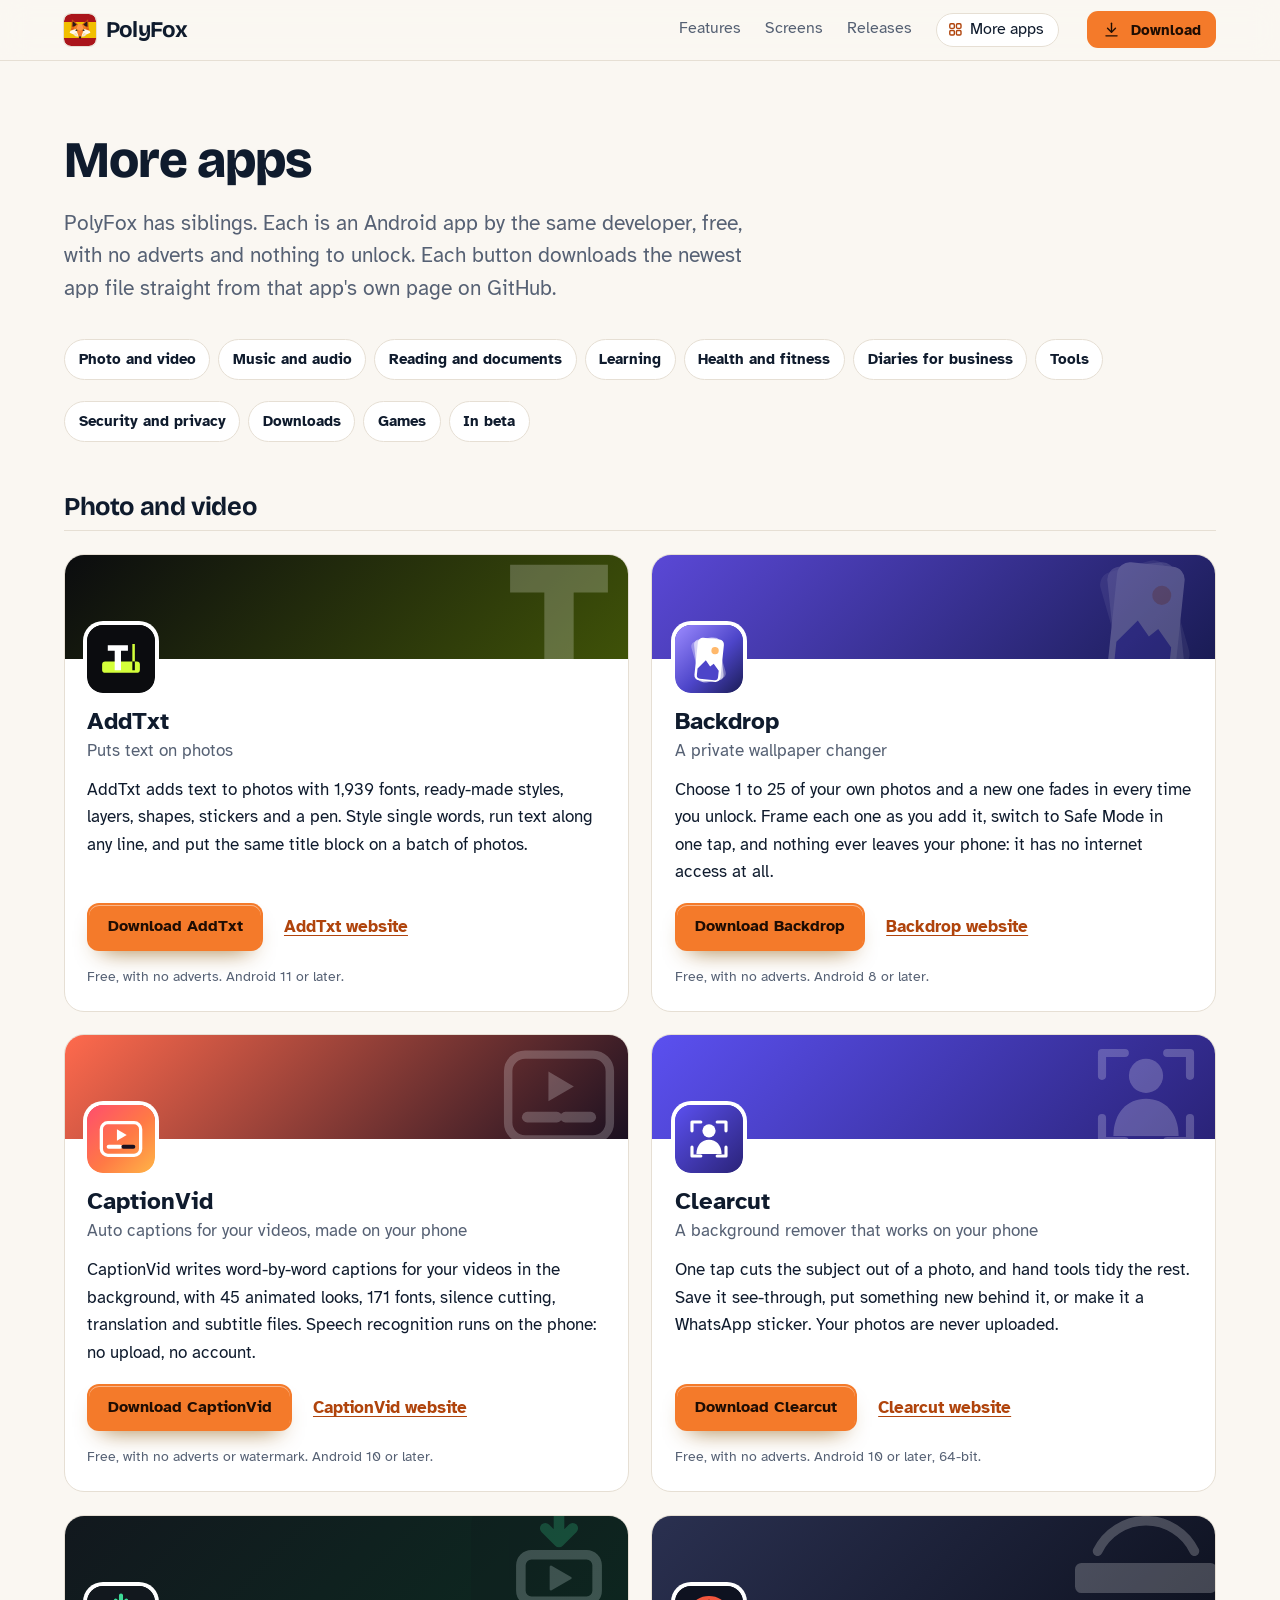
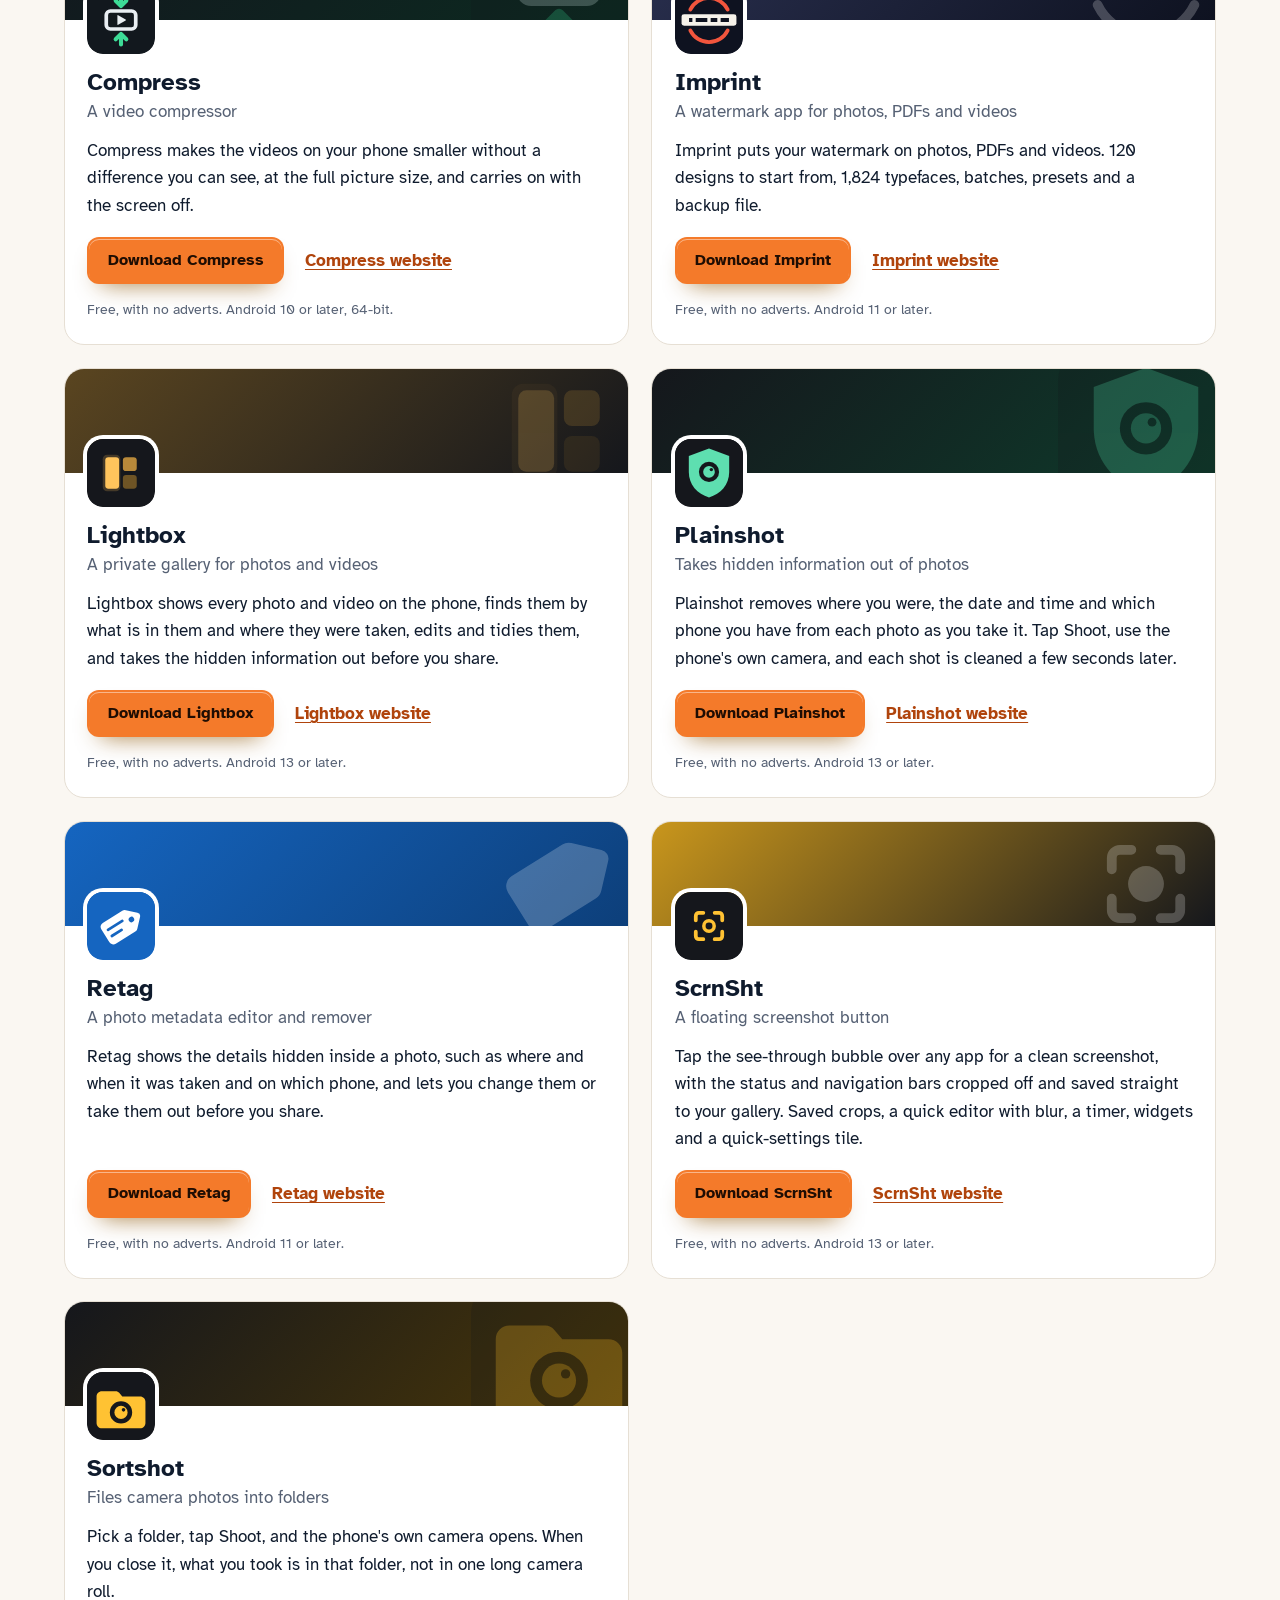
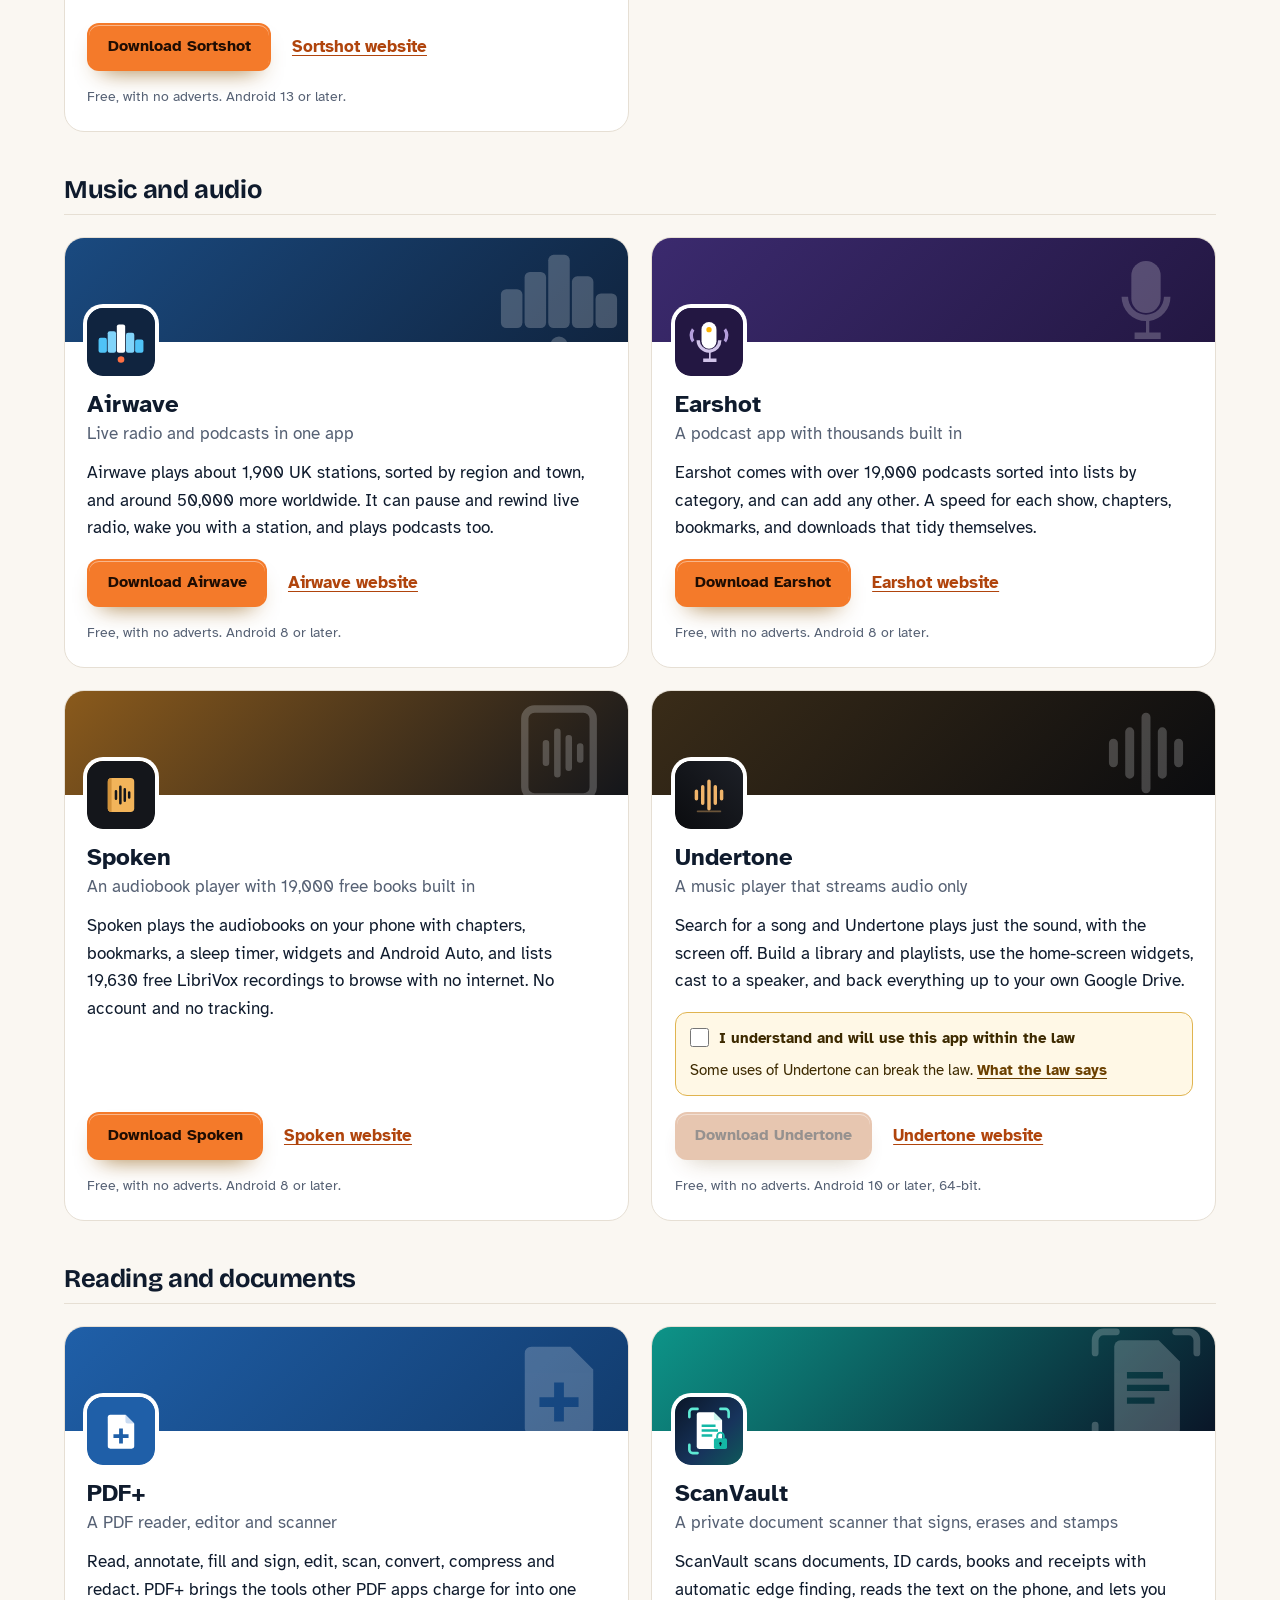
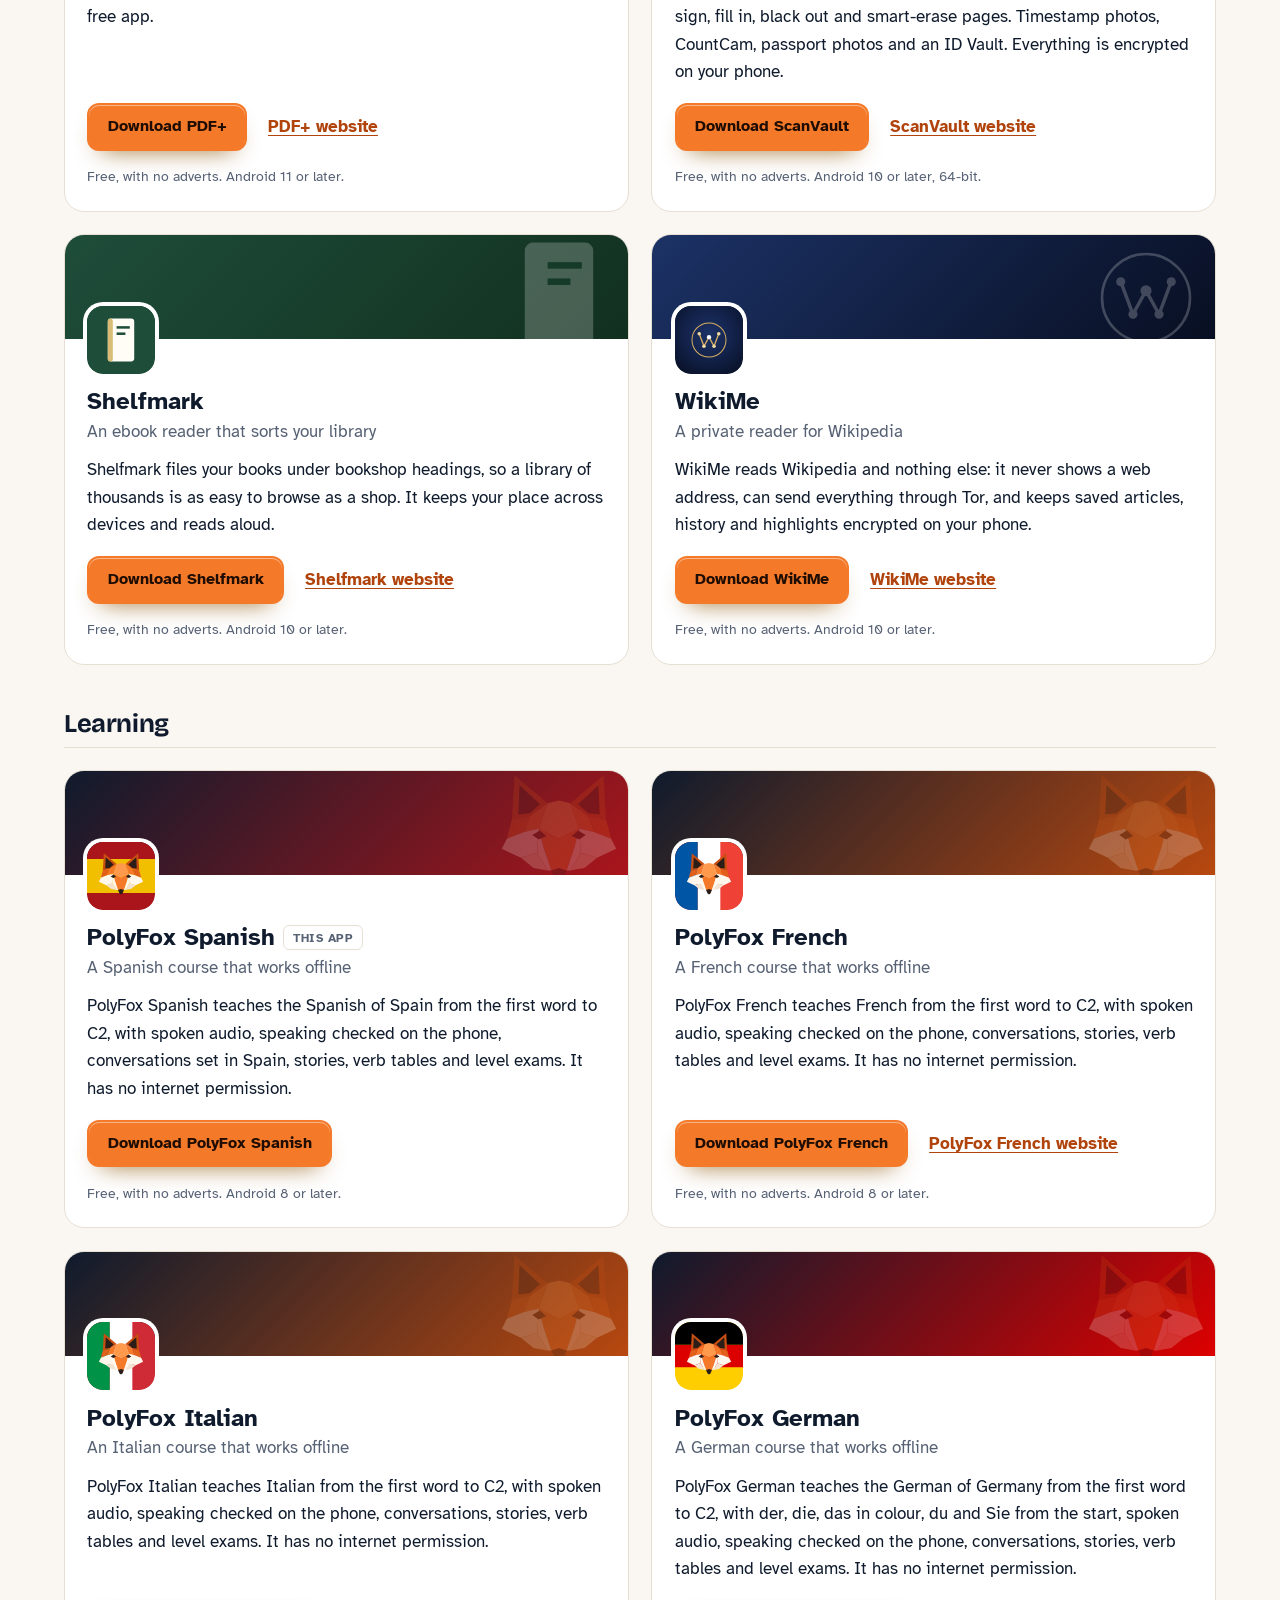
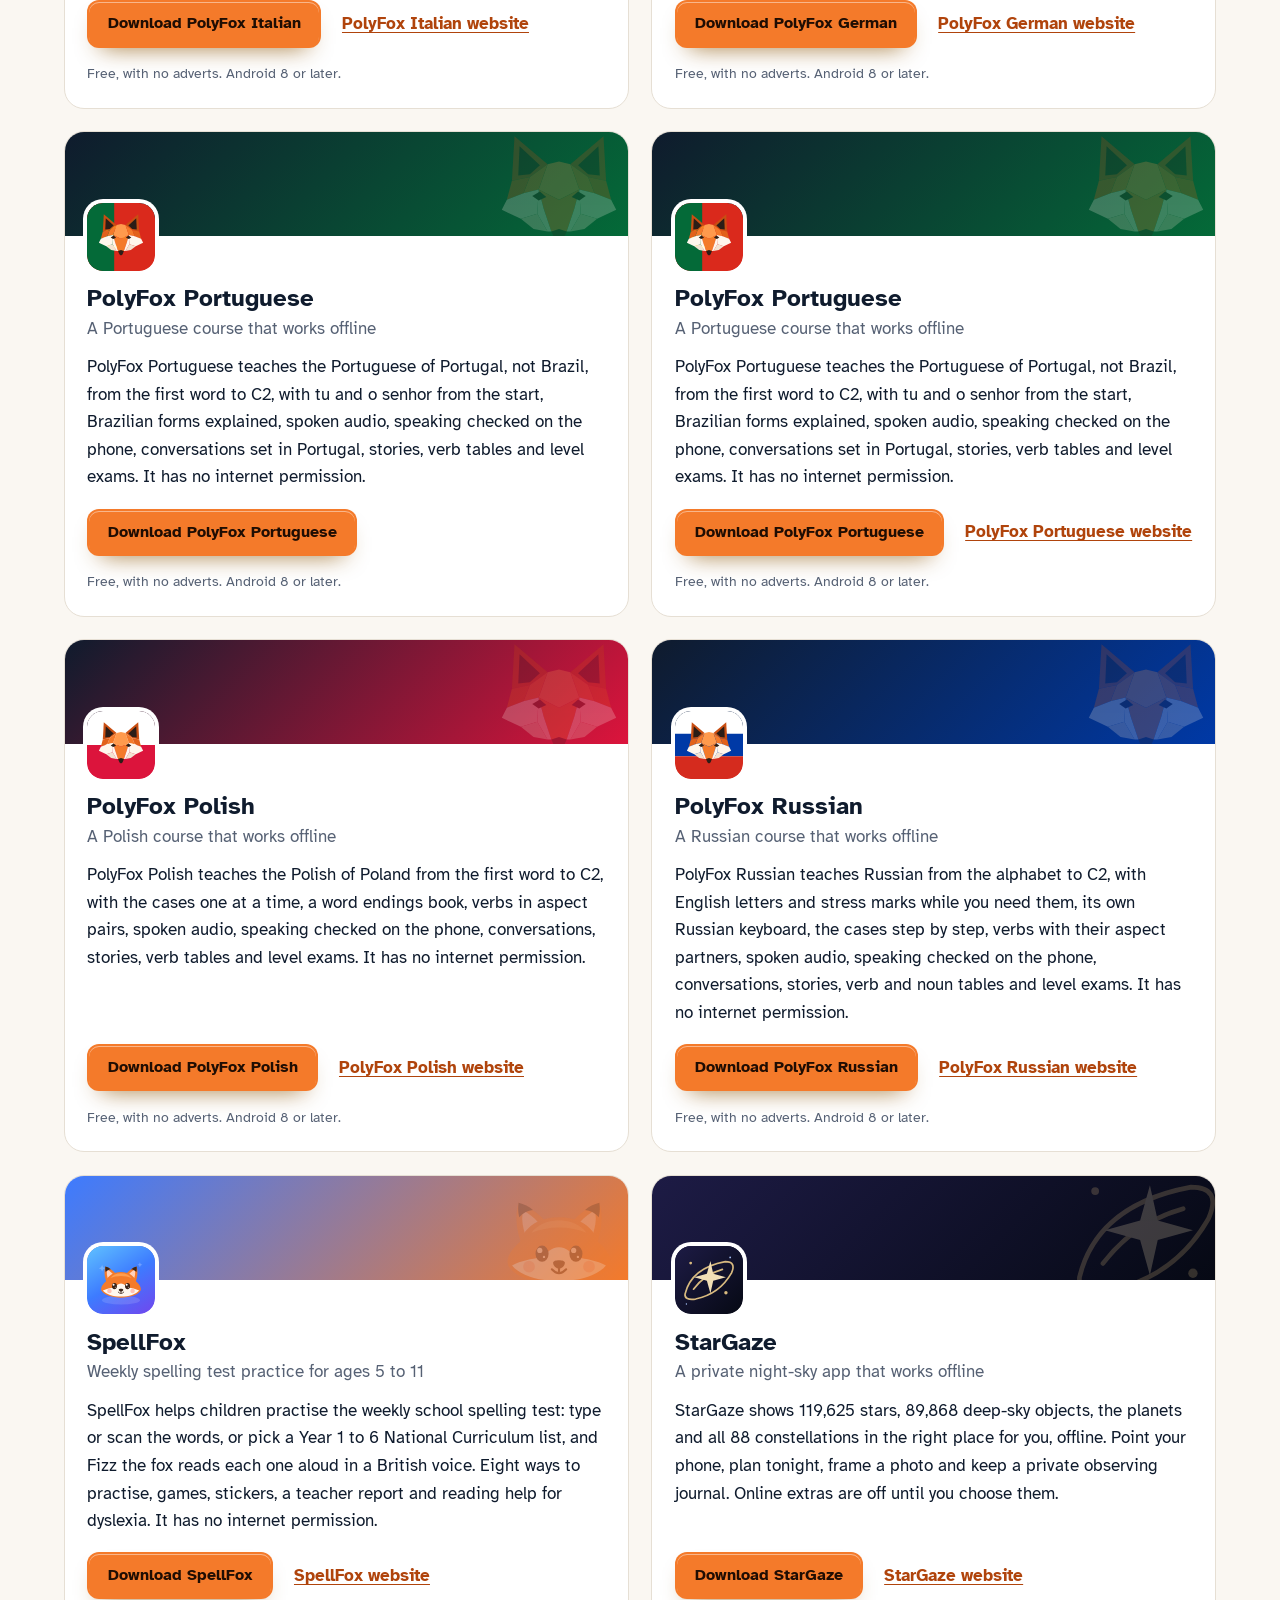
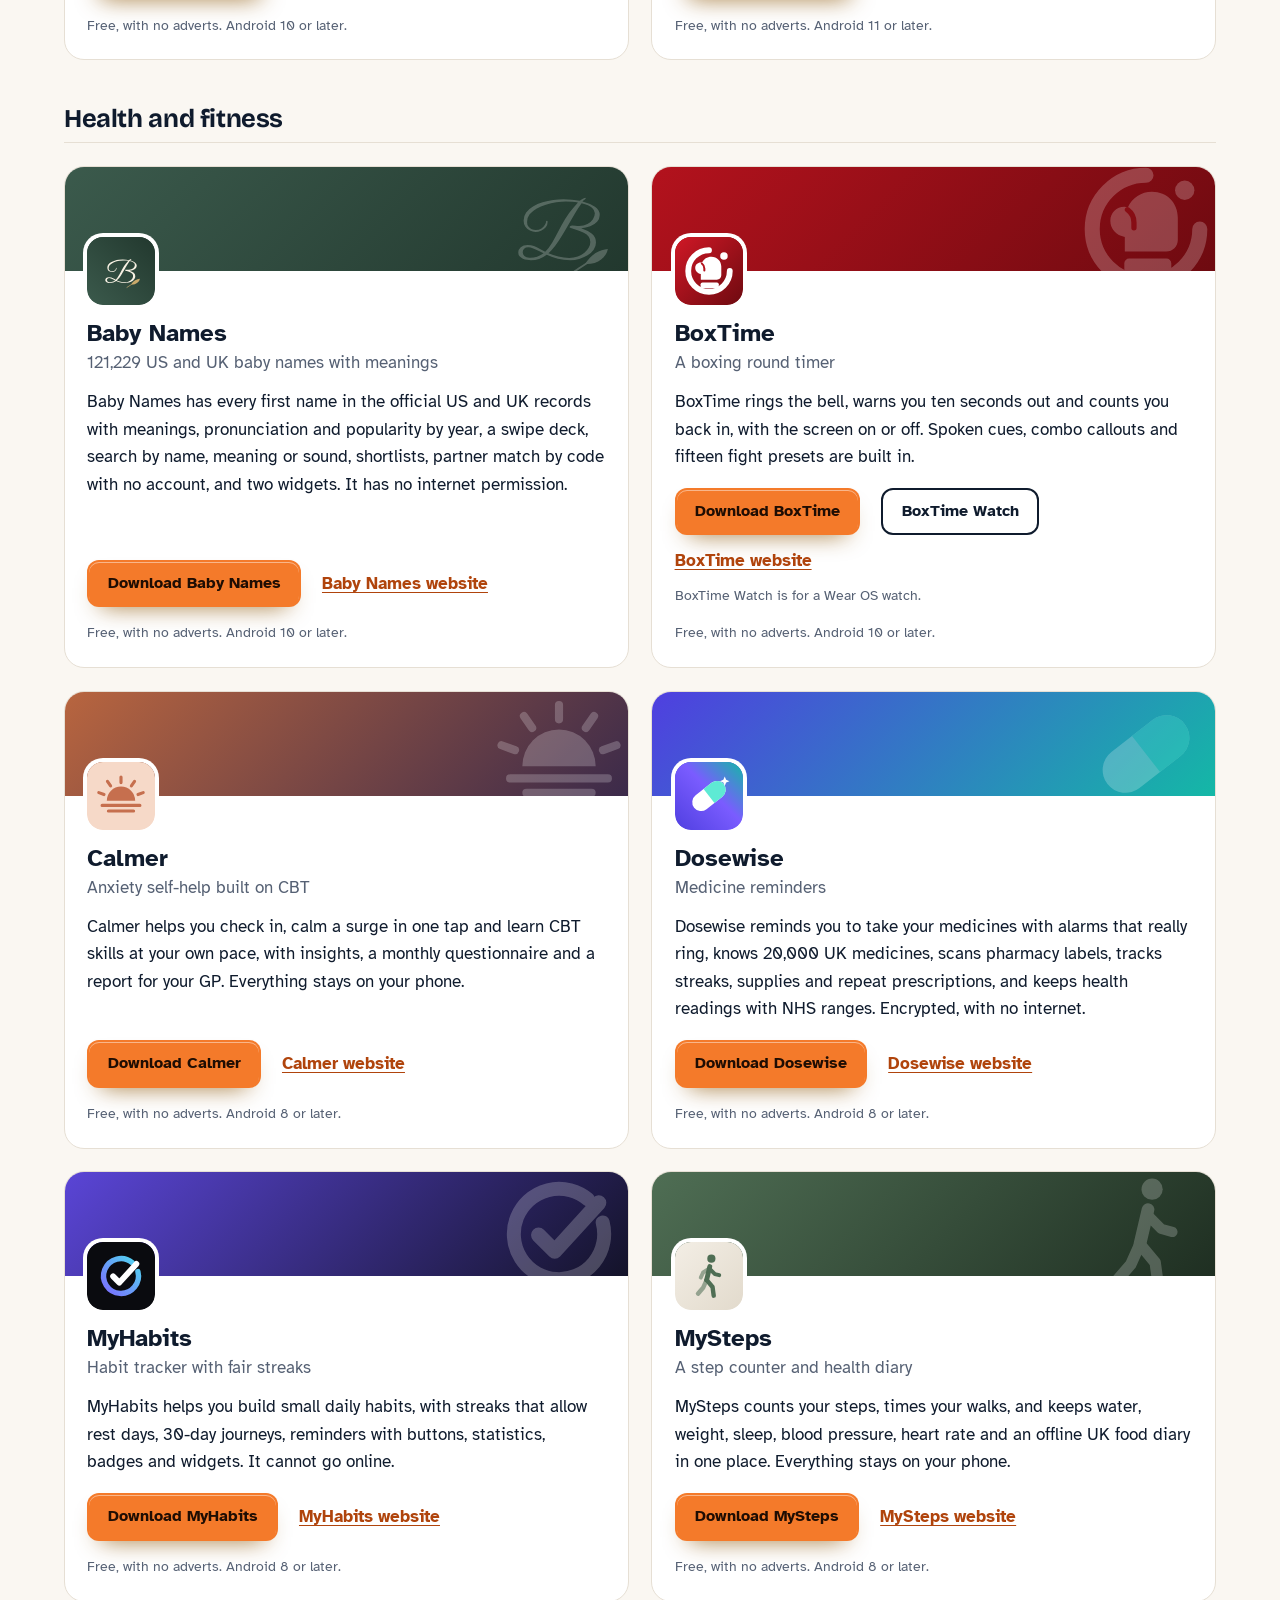
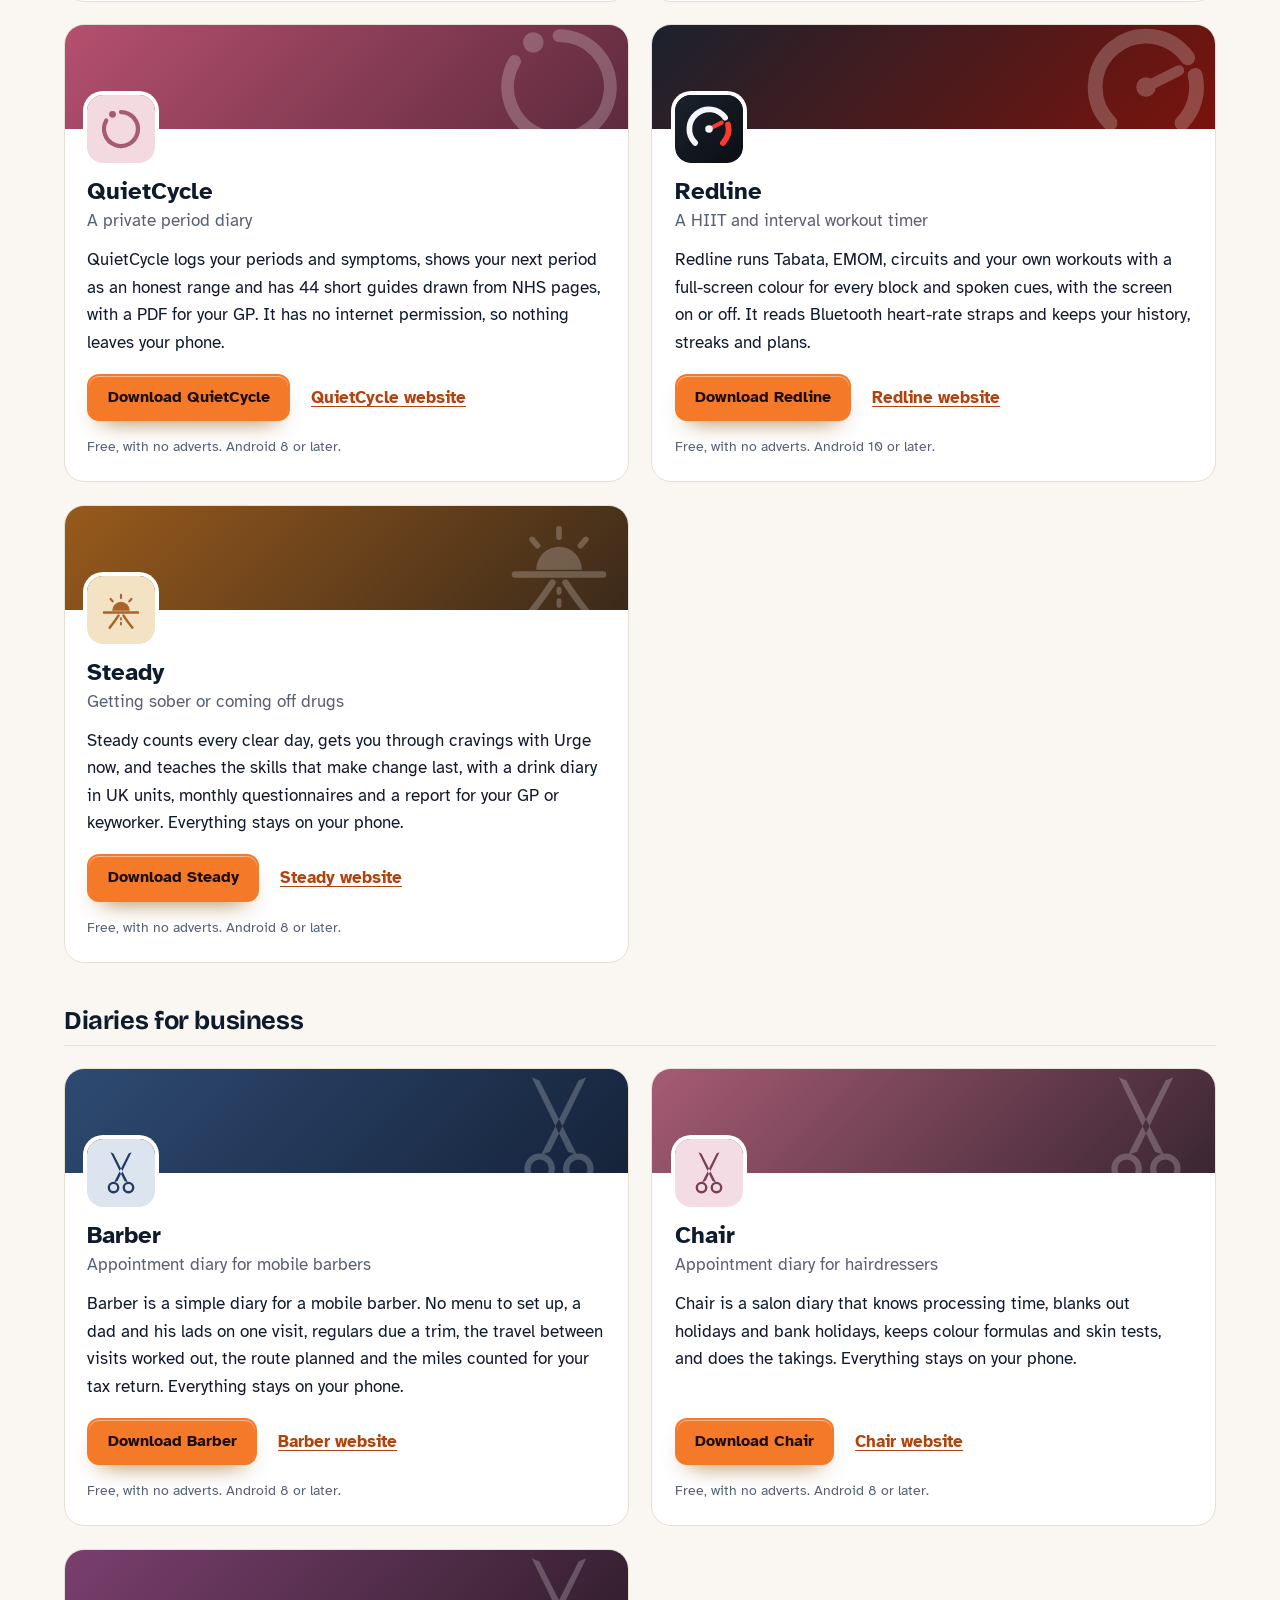
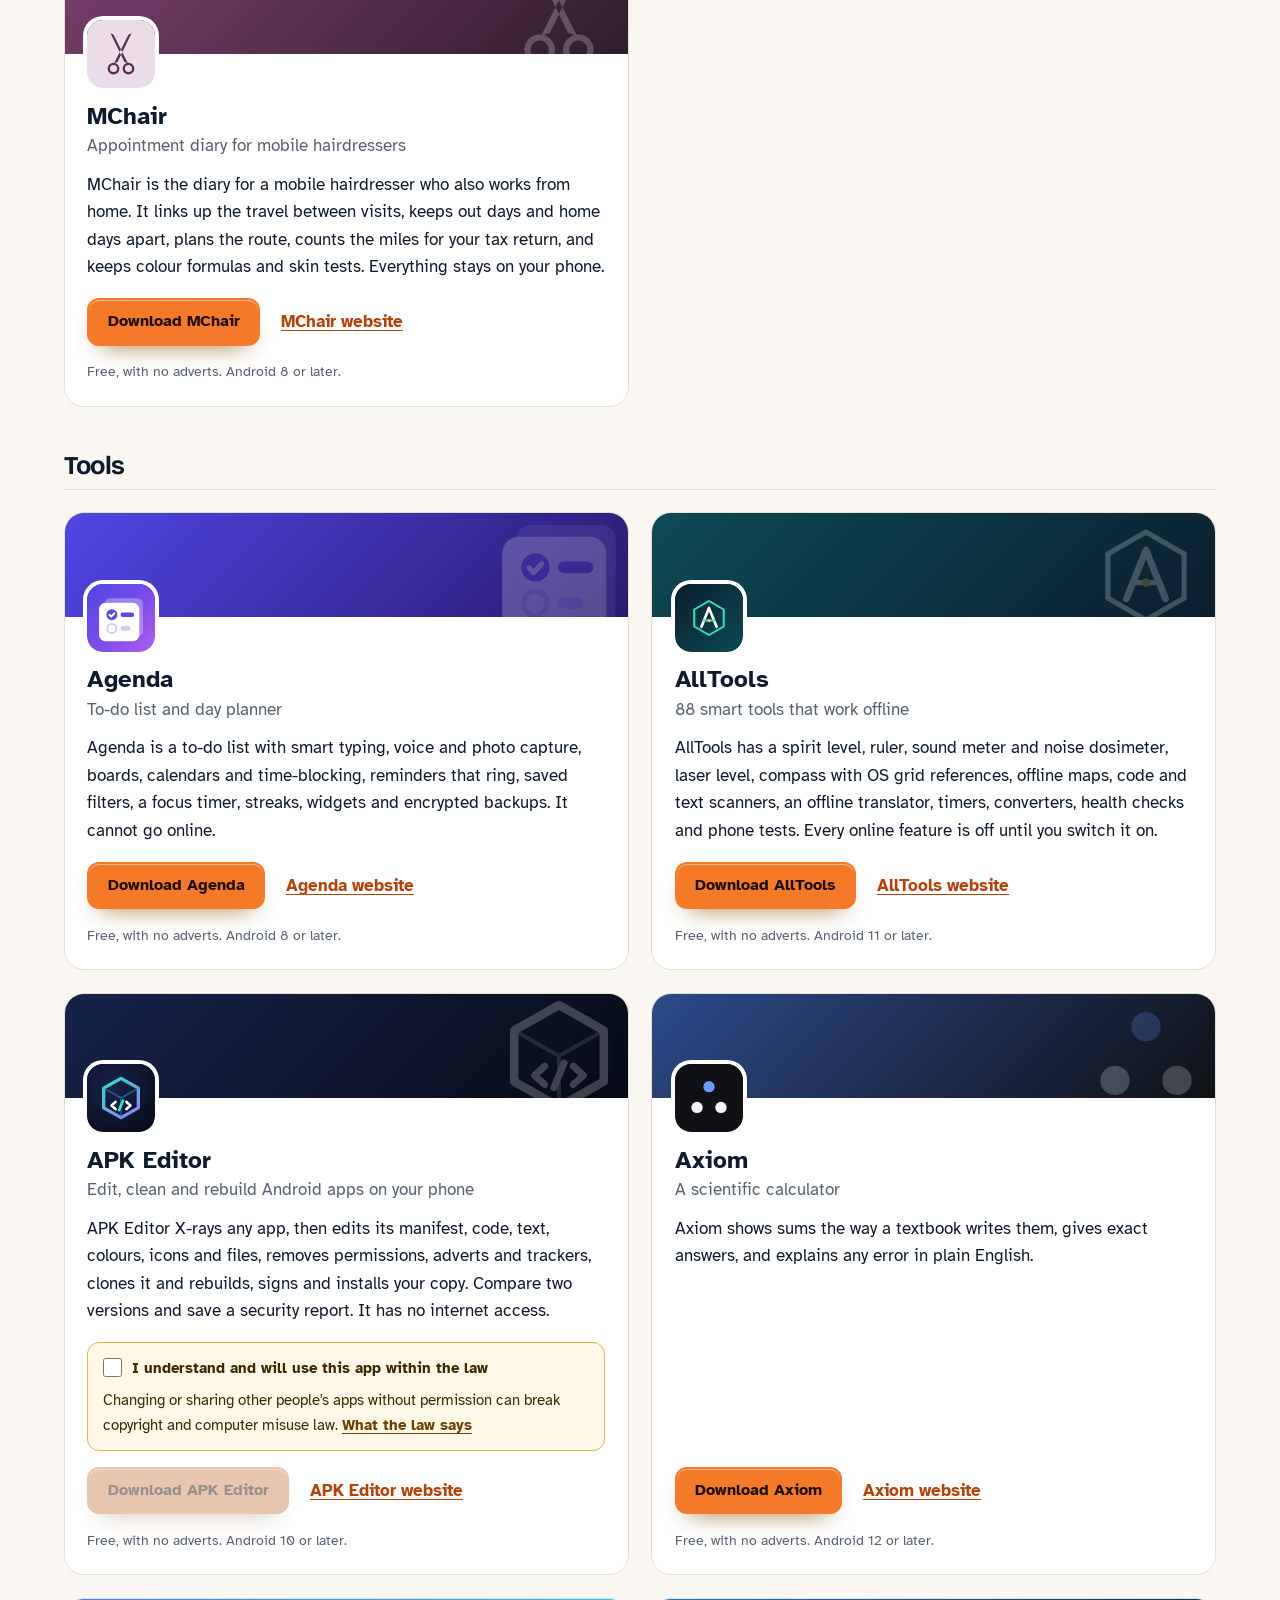
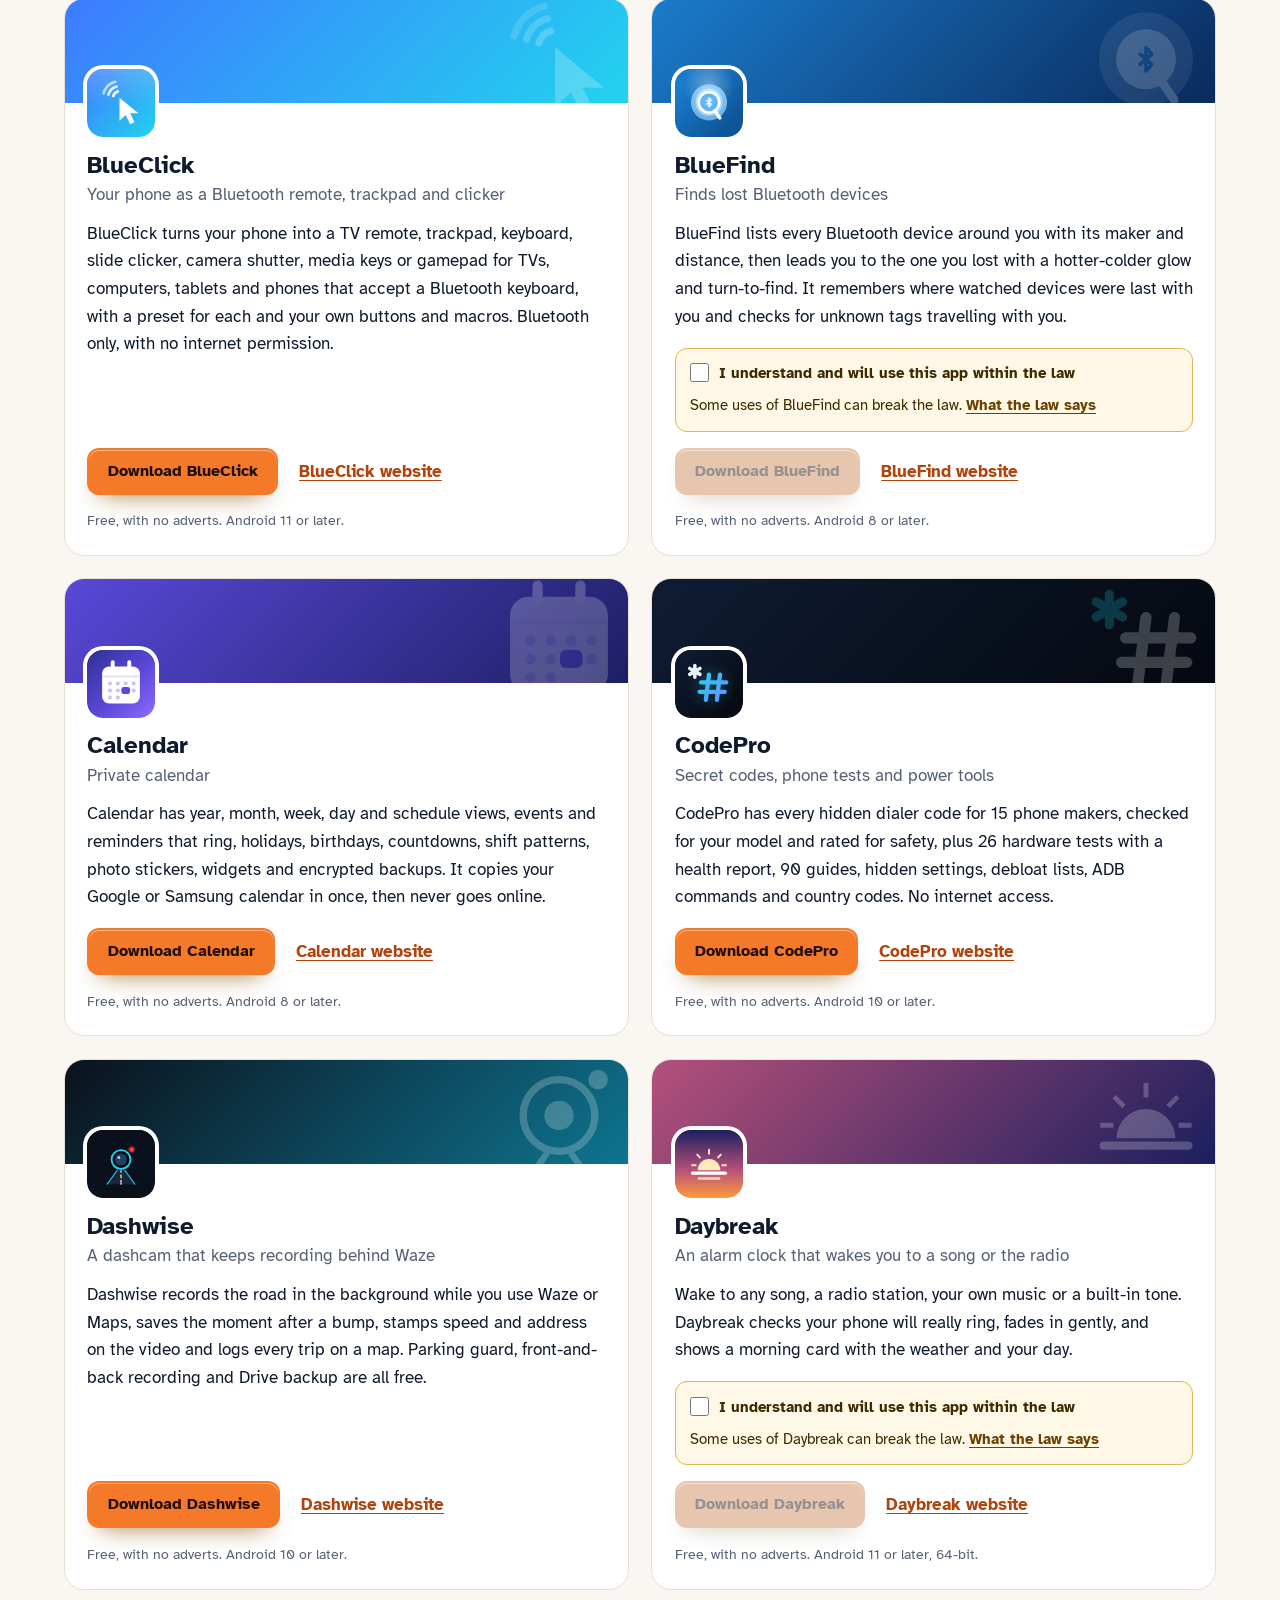
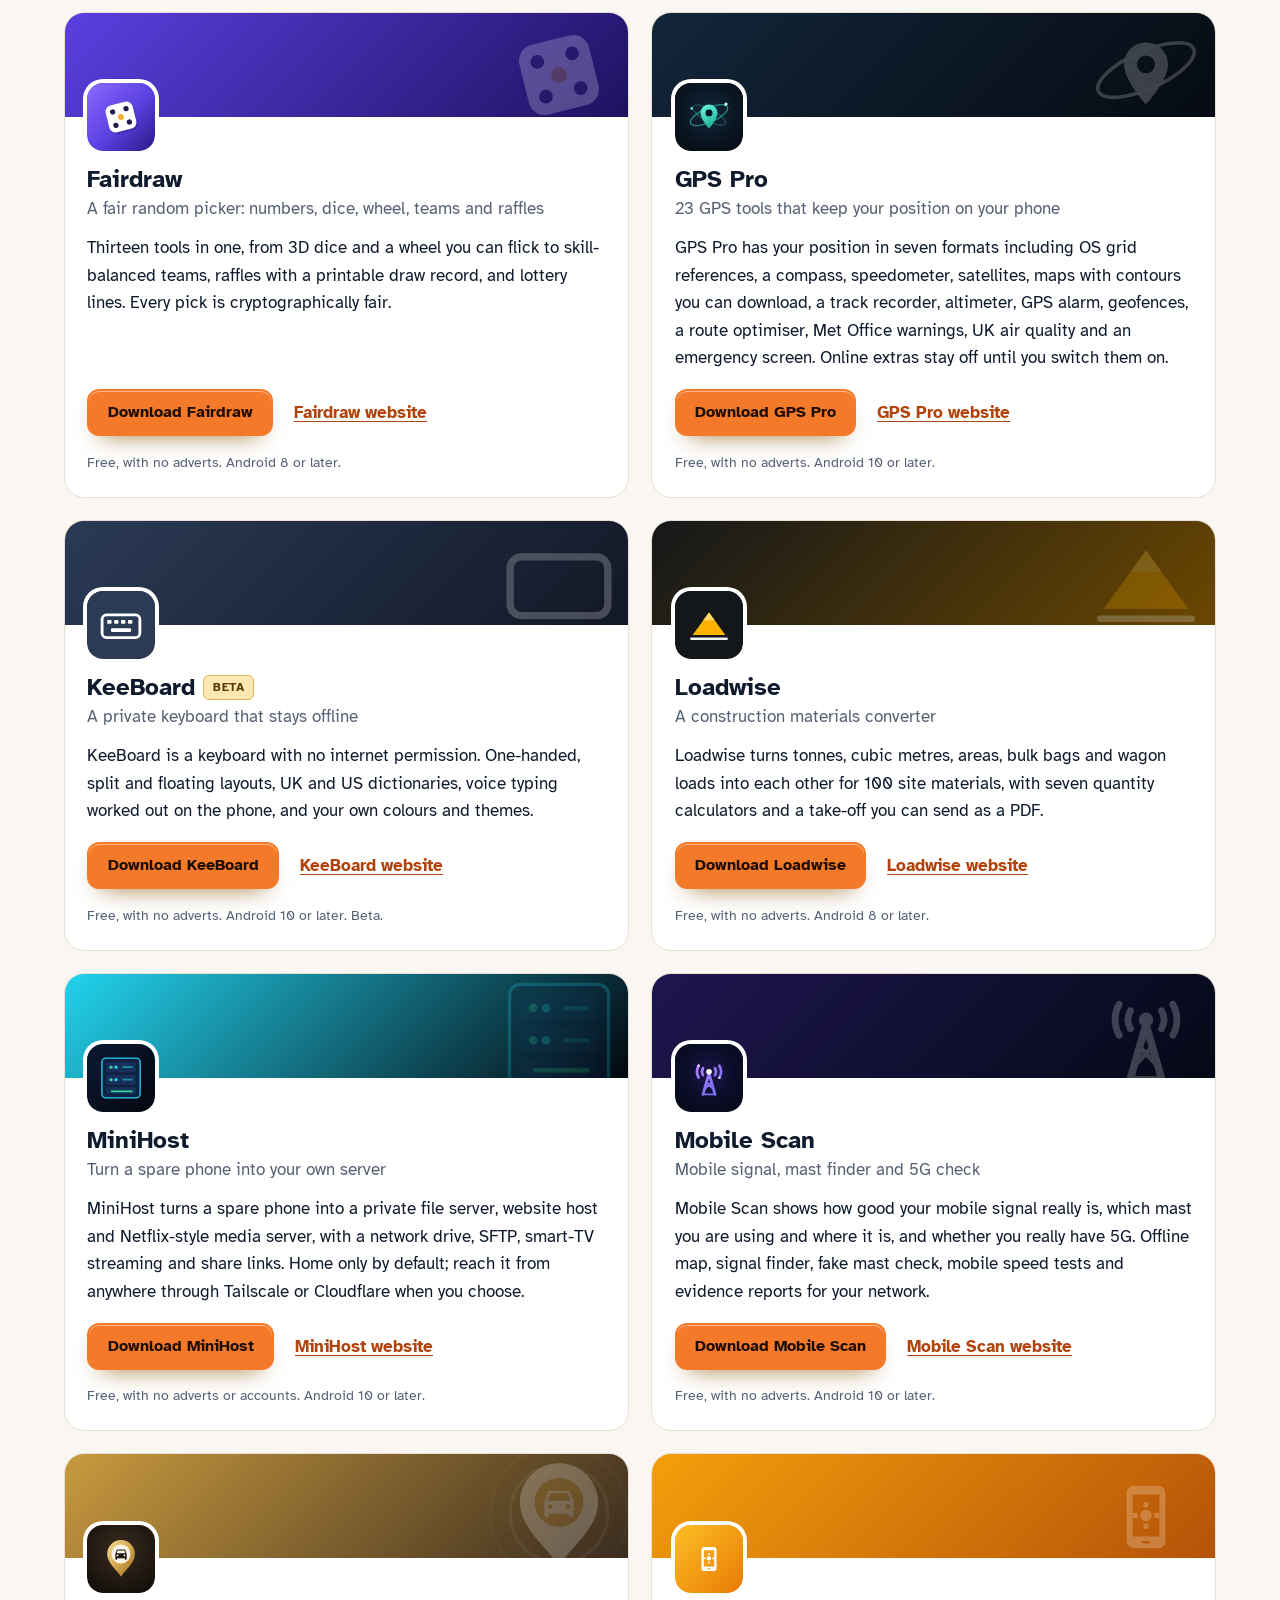
<file: more-apps.html>
<!DOCTYPE html>
<html lang="en-GB">
<head>
<meta charset="utf-8">
<meta name="viewport" content="width=device-width, initial-scale=1">
<title>More apps by the maker of PolyFox Spanish</title>
<meta name="description" content="All 99 free Android apps from the maker of PolyFox Spanish, in one list by category, each with its download and a link to its website.">
<meta name="author" content="Jonathan Jackson">
<link rel="canonical" href="https://customgpter.github.io/polyfox-spanish/more-apps.html">
<meta name="theme-color" content="#faf7f2" media="(prefers-color-scheme: light)">
<meta name="theme-color" content="#0b1420" media="(prefers-color-scheme: dark)">
<meta property="og:type" content="website">
<meta property="og:site_name" content="PolyFox Spanish">
<meta property="og:title" content="More apps by the maker of PolyFox Spanish">
<meta property="og:description" content="All 99 free Android apps from the maker of PolyFox Spanish, in one list by category, each with its download and a link to its website.">
<meta property="og:url" content="https://customgpter.github.io/polyfox-spanish/more-apps.html">
<meta property="og:image" content="https://customgpter.github.io/polyfox-spanish/assets/og.png">
<meta property="og:image:width" content="1200">
<meta property="og:image:height" content="630">
<meta property="og:image:alt" content="The PolyFox Spanish lesson path and a conversation set in Spain">
<meta property="og:locale" content="en_GB">
<meta name="twitter:card" content="summary_large_image">
<link rel="icon" href="./assets/favicon.svg" type="image/svg+xml">
<link rel="apple-touch-icon" href="./assets/apple-touch-icon.png">
<link rel="preload" href="./assets/fonts/bricolage-grotesque-latin.woff2" as="font" type="font/woff2" crossorigin>
<link rel="preload" href="./assets/fonts/atkinson-hyperlegible-latin-400-normal.woff2" as="font" type="font/woff2" crossorigin>
<link rel="stylesheet" href="./assets/site.css?v=1">
<link rel="stylesheet" href="./assets/house.css?v=1">
<link rel="stylesheet" href="./assets/apps-list.css?v=1">
<script src="./assets/apps-list.js?v=1" defer></script>
</head>
<body>
<a class="skip" href="#main">Skip to content</a>
<header class="masthead">
<div class="wrap">
<a class="brand" href="./" aria-label="PolyFox Spanish home"><svg viewBox="0 0 108 108" aria-hidden="true"><rect width="108" height="108" rx="24" fill="#AA151B"/><path fill="#F1BF00" d="M0 27H108V81H0Z"/><polygon fill="#C94E12" points="26.7,17.9 47.0,35.1 36.1,42.9 25.1,45.2"/><polygon fill="#C94E12" points="82.9,45.2 71.9,42.9 61.0,35.1 81.3,17.9"/><polygon fill="#2B1D17" points="29.8,24.1 42.3,35.8 36.1,41.3 29.0,42.1"/><polygon fill="#2B1D17" points="79.0,42.1 71.9,41.3 65.7,35.8 78.2,24.1"/><polygon fill="#FF9A4D" points="54.0,33.5 47.0,35.1 41.5,50.7 54.0,56.9"/><polygon fill="#FF9A4D" points="54.0,56.9 66.5,50.7 61.0,35.1 54.0,33.5"/><polygon fill="#F47A2A" points="47.0,35.1 36.1,42.9 32.2,53.0 41.5,50.7"/><polygon fill="#F47A2A" points="66.5,50.7 75.8,53.0 71.9,42.9 61.0,35.1"/><polygon fill="#E2611A" points="36.1,42.9 25.1,45.2 22.0,56.9 32.2,53.0"/><polygon fill="#E2611A" points="75.8,53.0 86.0,56.9 82.9,45.2 71.9,42.9"/><polygon fill="#FFF6EC" points="32.2,53.0 22.0,56.9 18.9,63.1 30.6,68.6 40.7,65.5 41.5,50.7"/><polygon fill="#FFF6EC" points="66.5,50.7 67.3,65.5 77.4,68.6 89.1,63.1 86.0,56.9 75.8,53.0"/><polygon fill="#F3E3D2" points="30.6,68.6 40.7,65.5 47.0,76.4 38.4,74.8"/><polygon fill="#F3E3D2" points="69.6,74.8 61.0,76.4 67.3,65.5 77.4,68.6"/><polygon fill="#F47A2A" points="41.5,50.7 54.0,56.9 54.0,78.0 49.3,76.4 44.6,62.4"/><polygon fill="#F47A2A" points="63.4,62.4 58.7,76.4 54.0,78.0 54.0,56.9 66.5,50.7"/><polygon fill="#FFF6EC" points="41.5,50.7 44.6,62.4 49.3,76.4 47.0,76.4 40.7,65.5"/><polygon fill="#FFF6EC" points="67.3,65.5 61.0,76.4 58.7,76.4 63.4,62.4 66.5,50.7"/><polygon fill="#2B1D17" points="49.3,76.4 54.0,74.8 58.7,76.4 56.3,81.9 54.0,83.4 51.7,81.9"/><polygon fill="#2B1D17" points="37.6,54.6 42.3,51.8 46.2,55.3 41.5,57.3"/><polygon fill="#2B1D17" points="66.5,57.3 61.8,55.3 65.7,51.8 70.4,54.6"/></svg><span>PolyFox</span></a>
<nav aria-label="Main"><ul><li><a href="./#features">Features</a></li><li><a href="./#screens">Screens</a></li><li><a href="./releases.html">Releases</a></li><li><a class="more-apps" href="./more-apps.html"><svg class="ico" viewBox="0 0 24 24" aria-hidden="true"><rect x="4" y="4" width="6.5" height="6.5" rx="1.6"/><rect x="13.5" y="4" width="6.5" height="6.5" rx="1.6"/><rect x="4" y="13.5" width="6.5" height="6.5" rx="1.6"/><rect x="13.5" y="13.5" width="6.5" height="6.5" rx="1.6"/></svg>More apps</a></li></ul></nav>
<a class="button small" href="https://github.com/CustomGPTer/polyfox-spanish/releases/latest/download/PolyFox.apk"><svg class="ico" viewBox="0 0 24 24" aria-hidden="true"><path d="M12 4v11"/><path d="M7 10.5l5 5 5-5"/><path d="M5 20h14"/></svg>Download</a>
</div>
</header>
<main id="main" class="doc">
<div class="wrap">
<div class="measure">
<h1>More apps</h1>
<p class="lede">PolyFox has siblings. Each is an Android app by the same developer, free, with no adverts and nothing to unlock. Each button downloads the newest app file straight from that app's own page on GitHub.</p>
</div>
<!-- apps:start -->
<nav class="mapps-jump" aria-label="App groups"><ul><li><a href="#apps-photo">Photo and video</a></li><li><a href="#apps-audio">Music and audio</a></li><li><a href="#apps-reading">Reading and documents</a></li><li><a href="#apps-learning">Learning</a></li><li><a href="#apps-health">Health and fitness</a></li><li><a href="#apps-diaries">Diaries for business</a></li><li><a href="#apps-tools">Tools</a></li><li><a href="#apps-security">Security and privacy</a></li><li><a href="#apps-downloads">Downloads</a></li><li><a href="#apps-games">Games</a></li><li><a href="#apps-testing">In beta</a></li></ul></nav>
<div class="mapps-group" role="group" aria-labelledby="apps-photo"><h2 class="mapps-cat" id="apps-photo">Photo and video</h2>
<ul class="mapps"><li class="mapp" style="--b:#0b0c0f;--b2:#3f5208"><div class="mapp-cover" aria-hidden="true"><svg viewBox="0 0 108 108"><path fill="#fff" d="M24 22h60v17H63v49H45V39H24z"/></svg></div><div class="mapp-body"><svg class="mapp-icon" viewBox="0 0 108 108" aria-hidden="true"><rect width="108" height="108" rx="24" fill="#0b0c0f"/><path fill="#d4ff3a" d="M29 58h50a5 5 0 0 1 5 5v8a5 5 0 0 1-5 5H29a5 5 0 0 1-5-5v-8a5 5 0 0 1 5-5z"/><path fill="#fff" d="M33 32h32v9H54v31H44V41H33z"/><path fill="#d4ff3a" d="M72 30h4v28h-4z"/><path fill="#0b0c0f" d="M72 58h4v14h-4z"/></svg><h3>AddTxt</h3><p class="mapp-kind">Puts text on photos</p><p class="mapp-say">AddTxt adds text to photos with 1,939 fonts, ready-made styles, layers, shapes, stickers and a pen. Style single words, run text along any line, and put the same title block on a batch of photos.</p><p class="mapp-go"><a class="button" href="https://github.com/CustomGPTer/addtxt/releases/latest/download/AddTxt.apk">Download AddTxt</a><a class="mapp-site" href="https://customgpter.github.io/addtxt/">AddTxt website</a></p><p class="mapp-needs">Free, with no adverts. Android 11 or later.</p></div></li>
<li class="mapp" style="--b:#5a48d6;--b2:#1a1c55"><div class="mapp-cover" aria-hidden="true"><svg viewBox="0 0 108 108"><g transform="translate(54 58) scale(1.3) translate(-54 -58)"><rect x="38" y="30" width="32" height="52" rx="6" fill="#fff" fill-opacity=".3" transform="rotate(-16 54 58)"/><rect x="38" y="30" width="32" height="52" rx="6" fill="#fff" fill-opacity=".6" transform="rotate(-6 54 58)"/><g transform="rotate(6 54 58)"><rect x="38" y="30" width="32" height="52" rx="6" fill="#fff"/><path d="M41 68l9-11 6 7 4-4 7 8v8a4 4 0 0 1-4 4H45a4 4 0 0 1-4-4z" fill="#4d45c9"/><circle cx="60" cy="44" r="4.5" fill="#FFB86B"/></g></g></svg></div><div class="mapp-body"><svg class="mapp-icon" viewBox="0 0 108 108" aria-hidden="true"><defs><linearGradient id="i-backdrop-mapp-cc" x1="0" y1="0" x2="1" y2="1"><stop offset="0" stop-color="#9c8bff"/><stop offset=".55" stop-color="#4d45c9"/><stop offset="1" stop-color="#1a1c55"/></linearGradient></defs><rect width="108" height="108" rx="24" fill="url(#i-backdrop-mapp-cc)"/><g transform="translate(54 58) scale(1.3) translate(-54 -58)"><rect x="38" y="30" width="32" height="52" rx="6" fill="#fff" fill-opacity=".3" transform="rotate(-16 54 58)"/><rect x="38" y="30" width="32" height="52" rx="6" fill="#fff" fill-opacity=".6" transform="rotate(-6 54 58)"/><g transform="rotate(6 54 58)"><rect x="38" y="30" width="32" height="52" rx="6" fill="#fff"/><path d="M41 68l9-11 6 7 4-4 7 8v8a4 4 0 0 1-4 4H45a4 4 0 0 1-4-4z" fill="#4d45c9"/><circle cx="60" cy="44" r="4.5" fill="#FFB86B"/></g></g></svg><h3>Backdrop</h3><p class="mapp-kind">A private wallpaper changer</p><p class="mapp-say">Choose 1 to 25 of your own photos and a new one fades in every time you unlock. Frame each one as you add it, switch to Safe Mode in one tap, and nothing ever leaves your phone: it has no internet access at all.</p><p class="mapp-go"><a class="button" href="https://github.com/CustomGPTer/backdrop/releases/latest/download/Backdrop.apk">Download Backdrop</a><a class="mapp-site" href="https://customgpter.github.io/backdrop/">Backdrop website</a></p><p class="mapp-needs">Free, with no adverts. Android 8 or later.</p></div></li>
<li class="mapp" style="--b:#ff6a4d;--b2:#1a1020"><div class="mapp-cover" aria-hidden="true"><svg viewBox="0 0 108 108"><g transform="translate(54 54) scale(1.3) translate(-54 -54)"><path d="M38,34 h32 a8,8 0 0 1 8,8 v24 a8,8 0 0 1 -8,8 h-32 a8,8 0 0 1 -8,-8 v-24 a8,8 0 0 1 8,-8 z" fill="none" stroke="#fff" stroke-width="4"/><path d="M49,42 L61,49 L49,56 Z" fill="#fff"/><path d="M39,61 h14 a2.5,2.5 0 0 1 0,5 h-14 a2.5,2.5 0 0 1 0,-5 z" fill="#fff"/><path d="M57,61 h12 a2.5,2.5 0 0 1 0,5 h-12 a2.5,2.5 0 0 1 0,-5 z" fill="#ffffff"/></g></svg></div><div class="mapp-body"><svg class="mapp-icon" viewBox="0 0 108 108" aria-hidden="true"><defs><linearGradient id="i-captionvid-cvbg" x1="0" y1="0" x2="1" y2="1"><stop offset="0" stop-color="#ff4d6d"/><stop offset=".55" stop-color="#ff7a45"/><stop offset="1" stop-color="#ffb547"/></linearGradient></defs><rect width="108" height="108" rx="24" fill="url(#i-captionvid-cvbg)"/><g transform="translate(54 54) scale(1.3) translate(-54 -54)"><path d="M38,34 h32 a8,8 0 0 1 8,8 v24 a8,8 0 0 1 -8,8 h-32 a8,8 0 0 1 -8,-8 v-24 a8,8 0 0 1 8,-8 z" fill="none" stroke="#fff" stroke-width="4"/><path d="M49,42 L61,49 L49,56 Z" fill="#fff"/><path d="M39,61 h14 a2.5,2.5 0 0 1 0,5 h-14 a2.5,2.5 0 0 1 0,-5 z" fill="#fff"/><path d="M57,61 h12 a2.5,2.5 0 0 1 0,5 h-12 a2.5,2.5 0 0 1 0,-5 z" fill="#1a1020"/></g></svg><h3>CaptionVid</h3><p class="mapp-kind">Auto captions for your videos, made on your phone</p><p class="mapp-say">CaptionVid writes word-by-word captions for your videos in the background, with 45 animated looks, 171 fonts, silence cutting, translation and subtitle files. Speech recognition runs on the phone: no upload, no account.</p><p class="mapp-go"><a class="button" href="https://github.com/CustomGPTer/captionvid/releases/latest/download/CaptionVid.apk">Download CaptionVid</a><a class="mapp-site" href="https://customgpter.github.io/captionvid/">CaptionVid website</a></p><p class="mapp-needs">Free, with no adverts or watermark. Android 10 or later.</p></div></li><li class="mapp" style="--b:#5b50f0;--b2:#2a2378"><div class="mapp-cover" aria-hidden="true"><svg viewBox="0 0 108 108"><circle cx="54" cy="41" r="10.5" fill="#fff"/><path d="M34 78c0-14.5 8.5-23 20-23s20 8.5 20 23z" fill="#fff"/><path d="M27 41V27h14M67 27h14v14M27 67v14h14M67 81h14V67" fill="none" stroke="#fff" stroke-width="5" stroke-linecap="round" stroke-linejoin="round"/></svg></div><div class="mapp-body"><svg class="mapp-icon" viewBox="0 0 108 108" aria-hidden="true"><defs><linearGradient id="i-clearcut-mapp-cc" x1="0" y1="0" x2="1" y2="1"><stop offset="0" stop-color="#5b50f0"/><stop offset="1" stop-color="#2a2378"/></linearGradient></defs><rect width="108" height="108" rx="24" fill="url(#i-clearcut-mapp-cc)"/><circle cx="54" cy="41" r="10.5" fill="#fff"/><path d="M34 78c0-14.5 8.5-23 20-23s20 8.5 20 23z" fill="#fff"/><path d="M27 41V27h14M67 27h14v14M27 67v14h14M67 81h14V67" fill="none" stroke="#fff" stroke-width="5" stroke-linecap="round" stroke-linejoin="round"/></svg><h3>Clearcut</h3><p class="mapp-kind">A background remover that works on your phone</p><p class="mapp-say">One tap cuts the subject out of a photo, and hand tools tidy the rest. Save it see-through, put something new behind it, or make it a WhatsApp sticker. Your photos are never uploaded.</p><p class="mapp-go"><a class="button" href="https://github.com/CustomGPTer/clearcut/releases/latest/download/Clearcut.apk">Download Clearcut</a><a class="mapp-site" href="https://customgpter.github.io/clearcut/">Clearcut website</a></p><p class="mapp-needs">Free, with no adverts. Android 10 or later, 64-bit.</p></div></li>
<li class="mapp" style="--b:#12181e;--b2:#0c2a20"><div class="mapp-cover" aria-hidden="true"><svg viewBox="0 0 108 108"><rect width="108" height="108" rx="24" fill="#12181e"/><g transform="translate(54 54) scale(1.3) translate(-54 -54)"><path fill="none" stroke="#e9eef3" stroke-width="4.5" stroke-linejoin="round" d="M41 43h26a5 5 0 0 1 5 5v12a5 5 0 0 1-5 5H41a5 5 0 0 1-5-5V48a5 5 0 0 1 5-5z"/><path fill="#e9eef3" d="M50.5 48.2l9.2 5.3a.6.6 0 0 1 0 1l-9.2 5.3a.6.6 0 0 1-.9-.5V48.7a.6.6 0 0 1 .9-.5z"/><path fill="none" stroke="#3ddc97" stroke-width="5" stroke-linecap="round" stroke-linejoin="round" d="M54 24v12M47.5 30.5 54 37l6.5-6.5M54 84V72M47.5 77.5 54 71l6.5 6.5"/></g></svg></div><div class="mapp-body"><svg class="mapp-icon" viewBox="0 0 108 108" aria-hidden="true"><rect width="108" height="108" rx="24" fill="#12181e"/><g transform="translate(54 54) scale(1.3) translate(-54 -54)"><path fill="none" stroke="#e9eef3" stroke-width="4.5" stroke-linejoin="round" d="M41 43h26a5 5 0 0 1 5 5v12a5 5 0 0 1-5 5H41a5 5 0 0 1-5-5V48a5 5 0 0 1 5-5z"/><path fill="#e9eef3" d="M50.5 48.2l9.2 5.3a.6.6 0 0 1 0 1l-9.2 5.3a.6.6 0 0 1-.9-.5V48.7a.6.6 0 0 1 .9-.5z"/><path fill="none" stroke="#3ddc97" stroke-width="5" stroke-linecap="round" stroke-linejoin="round" d="M54 24v12M47.5 30.5 54 37l6.5-6.5M54 84V72M47.5 77.5 54 71l6.5 6.5"/></g></svg><h3>Compress</h3><p class="mapp-kind">A video compressor</p><p class="mapp-say">Compress makes the videos on your phone smaller without a difference you can see, at the full picture size, and carries on with the screen off.</p><p class="mapp-go"><a class="button" href="https://github.com/CustomGPTer/compress/releases/latest/download/Compress.apk">Download Compress</a><a class="mapp-site" href="https://customgpter.github.io/compress/">Compress website</a></p><p class="mapp-needs">Free, with no adverts. Android 10 or later, 64-bit.</p></div></li>
<li class="mapp" style="--b:#2a3050;--b2:#0e1220"><div class="mapp-cover" aria-hidden="true"><svg viewBox="0 0 108 108"><g transform="translate(54 54) scale(1.32) translate(-54 -54)"><path d="M31.5 41.500A25 25 0 0 1 76.500 41.500" fill="none" stroke="#fff" stroke-width="4.5" stroke-linecap="round"/><path d="M76.500 66.500A25 25 0 0 1 31.500 66.500" fill="none" stroke="#fff" stroke-width="4.5" stroke-linecap="round"/><path fill="#fff" d="M24 47h60a3 3 0 0 1 3 3v8a3 3 0 0 1-3 3H24a3 3 0 0 1-3-3v-8a3 3 0 0 1 3-3z"/></g></svg></div><div class="mapp-body"><svg class="mapp-icon" viewBox="0 0 108 108" aria-hidden="true"><rect width="108" height="108" rx="24" fill="#0e1220"/><g transform="translate(54 54) scale(1.32) translate(-54 -54)"><path d="M31.5 41.500A25 25 0 0 1 76.500 41.500" fill="none" stroke="#f2553d" stroke-width="4.5" stroke-linecap="round"/><path d="M76.500 66.500A25 25 0 0 1 31.500 66.500" fill="none" stroke="#f2553d" stroke-width="4.5" stroke-linecap="round"/><path fill="#f6f2ea" d="M24 47h60a3 3 0 0 1 3 3v8a3 3 0 0 1-3 3H24a3 3 0 0 1-3-3v-8a3 3 0 0 1 3-3z"/><path fill="#0e1220" d="M30 51.500h4v5h-4zM38 51.500h14v5H38zM56 51.500h8v5h-8zM68 51.500h10v5H68z"/></g></svg><h3>Imprint</h3><p class="mapp-kind">A watermark app for photos, PDFs and videos</p><p class="mapp-say">Imprint puts your watermark on photos, PDFs and videos. 120 designs to start from, 1,824 typefaces, batches, presets and a backup file.</p><p class="mapp-go"><a class="button" href="https://github.com/CustomGPTer/imprint/releases/latest/download/Imprint.apk">Download Imprint</a><a class="mapp-site" href="https://customgpter.github.io/imprint/">Imprint website</a></p><p class="mapp-needs">Free, with no adverts. Android 11 or later.</p></div></li>
<li class="mapp" style="--b:#5a4520;--b2:#15171c"><div class="mapp-cover" aria-hidden="true"><svg viewBox="0 0 108 108"><path fill="#ffc45c" fill-opacity=".2" d="M32 25h14a7 7 0 0 1 7 7v44a7 7 0 0 1-7 7H32a7 7 0 0 1-7-7V32a7 7 0 0 1 7-7z"/><path fill="#ffc45c" d="M34 29h12a5 5 0 0 1 5 5v40a5 5 0 0 1-5 5H34a5 5 0 0 1-5-5V34a5 5 0 0 1 5-5z"/><path fill="#b8893a" d="M62 29h12a5 5 0 0 1 5 5v12a5 5 0 0 1-5 5H62a5 5 0 0 1-5-5V34a5 5 0 0 1 5-5z"/><path fill="#6e5425" d="M62 57h12a5 5 0 0 1 5 5v12a5 5 0 0 1-5 5H62a5 5 0 0 1-5-5V62a5 5 0 0 1 5-5z"/></svg></div><div class="mapp-body"><svg class="mapp-icon" viewBox="0 0 108 108" aria-hidden="true"><rect width="108" height="108" rx="24" fill="#15171c"/><path fill="#ffc45c" fill-opacity=".2" d="M32 25h14a7 7 0 0 1 7 7v44a7 7 0 0 1-7 7H32a7 7 0 0 1-7-7V32a7 7 0 0 1 7-7z"/><path fill="#ffc45c" d="M34 29h12a5 5 0 0 1 5 5v40a5 5 0 0 1-5 5H34a5 5 0 0 1-5-5V34a5 5 0 0 1 5-5z"/><path fill="#b8893a" d="M62 29h12a5 5 0 0 1 5 5v12a5 5 0 0 1-5 5H62a5 5 0 0 1-5-5V34a5 5 0 0 1 5-5z"/><path fill="#6e5425" d="M62 57h12a5 5 0 0 1 5 5v12a5 5 0 0 1-5 5H62a5 5 0 0 1-5-5V62a5 5 0 0 1 5-5z"/></svg><h3>Lightbox</h3><p class="mapp-kind">A private gallery for photos and videos</p><p class="mapp-say">Lightbox shows every photo and video on the phone, finds them by what is in them and where they were taken, edits and tidies them, and takes the hidden information out before you share.</p><p class="mapp-go"><a class="button" href="https://github.com/CustomGPTer/lightbox/releases/latest/download/Lightbox.apk">Download Lightbox</a><a class="mapp-site" href="https://customgpter.github.io/lightbox/">Lightbox website</a></p><p class="mapp-needs">Free, with no adverts. Android 13 or later.</p></div></li>
<li class="mapp" style="--b:#15171c;--b2:#0e3b2b"><div class="mapp-cover" aria-hidden="true"><svg viewBox="0 0 64 64"><rect width="64" height="64" rx="14" fill="#15171c"/><path d="M32 9l19 7v15c0 12-8 20.5-19 24-11-3.5-19-12-19-24V16z" fill="#5edfb0"/><circle cx="32" cy="31" r="9.5" fill="#15171c"/><circle cx="32" cy="31" r="5.5" fill="#5edfb0"/><circle cx="34.2" cy="28.8" r="1.6" fill="#15171c"/></svg></div><div class="mapp-body"><svg class="mapp-icon" viewBox="0 0 64 64" aria-hidden="true"><rect width="64" height="64" rx="14" fill="#15171c"/><path d="M32 9l19 7v15c0 12-8 20.5-19 24-11-3.5-19-12-19-24V16z" fill="#5edfb0"/><circle cx="32" cy="31" r="9.5" fill="#15171c"/><circle cx="32" cy="31" r="5.5" fill="#5edfb0"/><circle cx="34.2" cy="28.8" r="1.6" fill="#15171c"/></svg><h3>Plainshot</h3><p class="mapp-kind">Takes hidden information out of photos</p><p class="mapp-say">Plainshot removes where you were, the date and time and which phone you have from each photo as you take it. Tap Shoot, use the phone&#x27;s own camera, and each shot is cleaned a few seconds later.</p><p class="mapp-go"><a class="button" href="https://github.com/CustomGPTer/plainshot/releases/latest/download/Plainshot.apk">Download Plainshot</a><a class="mapp-site" href="https://customgpter.github.io/plainshot/">Plainshot website</a></p><p class="mapp-needs">Free, with no adverts. Android 13 or later.</p></div></li>
<li class="mapp" style="--b:#1565c0;--b2:#0d3f7a"><div class="mapp-cover" aria-hidden="true"><svg viewBox="0 0 108 108"><g transform="translate(54 54) scale(1.22) rotate(-32) translate(-54 -54)"><path fill="#fff" d="M36 38h30a6 6 0 0 1 4.2 1.8l11 11a4.5 4.5 0 0 1 0 6.4l-11 11a6 6 0 0 1-4.2 1.8H36a6 6 0 0 1-6-6V44a6 6 0 0 1 6-6z"/></g></svg></div><div class="mapp-body"><svg class="mapp-icon" viewBox="0 0 108 108" aria-hidden="true"><rect width="108" height="108" rx="24" fill="#1565c0"/><g transform="translate(54 54) scale(1.22) rotate(-32) translate(-54 -54)"><path fill="#fff" d="M36 38h30a6 6 0 0 1 4.2 1.8l11 11a4.5 4.5 0 0 1 0 6.4l-11 11a6 6 0 0 1-4.2 1.8H36a6 6 0 0 1-6-6V44a6 6 0 0 1 6-6z"/><circle cx="70" cy="54" r="3.6" fill="#1565c0"/><path fill="#1565c0" d="M37 47.5h22a1.75 1.75 0 0 1 0 3.5H37a1.75 1.75 0 0 1 0-3.5zM37 57h15a1.75 1.75 0 0 1 0 3.5H37a1.75 1.75 0 0 1 0-3.5z"/></g></svg><h3>Retag</h3><p class="mapp-kind">A photo metadata editor and remover</p><p class="mapp-say">Retag shows the details hidden inside a photo, such as where and when it was taken and on which phone, and lets you change them or take them out before you share.</p><p class="mapp-go"><a class="button" href="https://github.com/CustomGPTer/retag/releases/latest/download/Retag.apk">Download Retag</a><a class="mapp-site" href="https://customgpter.github.io/retag/">Retag website</a></p><p class="mapp-needs">Free, with no adverts. Android 11 or later.</p></div></li>
<li class="mapp" style="--b:#c9961c;--b2:#15171c"><div class="mapp-cover" aria-hidden="true"><svg viewBox="0 0 108 108"><path d="M33,45V38a5,5 0,0 1,5 -5H45 M63,33H70a5,5 0,0 1,5 5V45 M75,63V70a5,5 0,0 1,-5 5H63 M45,75H38a5,5 0,0 1,-5 -5V63" fill="none" stroke="#fff" stroke-width="6" stroke-linecap="round" stroke-linejoin="round"/><circle cx="54" cy="54" r="11" fill="#fff"/></svg></div><div class="mapp-body"><svg class="mapp-icon" viewBox="0 0 108 108" aria-hidden="true"><rect width="108" height="108" rx="24" fill="#15171c"/><path d="M33,45V38a5,5 0,0 1,5 -5H45 M63,33H70a5,5 0,0 1,5 5V45 M75,63V70a5,5 0,0 1,-5 5H63 M45,75H38a5,5 0,0 1,-5 -5V63" fill="none" stroke="#FFC233" stroke-width="6" stroke-linecap="round" stroke-linejoin="round"/><circle cx="54" cy="54" r="11" fill="#FFC233"/><circle cx="54" cy="54" r="5.5" fill="#15171c"/></svg><h3>ScrnSht</h3><p class="mapp-kind">A floating screenshot button</p><p class="mapp-say">Tap the see-through bubble over any app for a clean screenshot, with the status and navigation bars cropped off and saved straight to your gallery. Saved crops, a quick editor with blur, a timer, widgets and a quick-settings tile.</p><p class="mapp-go"><a class="button" href="https://github.com/CustomGPTer/scrnsht/releases/latest/download/ScrnSht.apk">Download ScrnSht</a><a class="mapp-site" href="https://customgpter.github.io/scrnsht/">ScrnSht website</a></p><p class="mapp-needs">Free, with no adverts. Android 13 or later.</p></div></li>
<li class="mapp" style="--b:#15171c;--b2:#4a3708"><div class="mapp-cover" aria-hidden="true"><svg viewBox="0 0 64 64"><rect width="64" height="64" rx="14" fill="#15171c"/><path d="M14 18h13c1.3 0 2.5.6 3.3 1.6L33.2 23H50c2.8 0 5 2.2 5 5v20c0 2.8-2.2 5-5 5H14c-2.8 0-5-2.2-5-5V23c0-2.8 2.2-5 5-5z" fill="#ffc233"/><circle cx="32" cy="38" r="10.5" fill="#15171c"/><circle cx="32" cy="38" r="6.2" fill="#ffc233"/><circle cx="34.4" cy="35.6" r="1.7" fill="#15171c"/></svg></div><div class="mapp-body"><svg class="mapp-icon" viewBox="0 0 64 64" aria-hidden="true"><rect width="64" height="64" rx="14" fill="#15171c"/><path d="M14 18h13c1.3 0 2.5.6 3.3 1.6L33.2 23H50c2.8 0 5 2.2 5 5v20c0 2.8-2.2 5-5 5H14c-2.8 0-5-2.2-5-5V23c0-2.8 2.2-5 5-5z" fill="#ffc233"/><circle cx="32" cy="38" r="10.5" fill="#15171c"/><circle cx="32" cy="38" r="6.2" fill="#ffc233"/><circle cx="34.4" cy="35.6" r="1.7" fill="#15171c"/></svg><h3>Sortshot</h3><p class="mapp-kind">Files camera photos into folders</p><p class="mapp-say">Pick a folder, tap Shoot, and the phone&#x27;s own camera opens. When you close it, what you took is in that folder, not in one long camera roll.</p><p class="mapp-go"><a class="button" href="https://github.com/CustomGPTer/sortshot/releases/latest/download/Sortshot.apk">Download Sortshot</a><a class="mapp-site" href="https://customgpter.github.io/sortshot/">Sortshot website</a></p><p class="mapp-needs">Free, with no adverts. Android 13 or later.</p></div></li></ul></div>
<div class="mapps-group" role="group" aria-labelledby="apps-audio"><h2 class="mapps-cat" id="apps-audio">Music and audio</h2>
<ul class="mapps"><li class="mapp" style="--b:#1a4a80;--b2:#10243f"><div class="mapp-cover" aria-hidden="true"><svg viewBox="0 0 108 108"><g transform="translate(54 54) scale(1.32) translate(-56 -55)"><rect x="29" y="50" width="10" height="18" rx="2.5" fill="#fff"/><rect x="40" y="42" width="10" height="26" rx="2.5" fill="#fff"/><rect x="51" y="34" width="10" height="34" rx="2.5" fill="#fff"/><rect x="62" y="44" width="10" height="24" rx="2.5" fill="#fff"/><rect x="73" y="52" width="10" height="16" rx="2.5" fill="#fff"/><circle cx="56" cy="76" r="4" fill="#fff"/></g></svg></div><div class="mapp-body"><svg class="mapp-icon" viewBox="0 0 108 108" aria-hidden="true"><rect width="108" height="108" rx="24" fill="#10243f"/><g transform="translate(54 54) scale(1.32) translate(-56 -55)"><rect x="29" y="50" width="10" height="18" rx="2.5" fill="#4fc3f7"/><rect x="40" y="42" width="10" height="26" rx="2.5" fill="#81d4fa"/><rect x="51" y="34" width="10" height="34" rx="2.5" fill="#fff"/><rect x="62" y="44" width="10" height="24" rx="2.5" fill="#81d4fa"/><rect x="73" y="52" width="10" height="16" rx="2.5" fill="#4fc3f7"/><circle cx="56" cy="76" r="4" fill="#ff7043"/></g></svg><h3>Airwave</h3><p class="mapp-kind">Live radio and podcasts in one app</p><p class="mapp-say">Airwave plays about 1,900 UK stations, sorted by region and town, and around 50,000 more worldwide. It can pause and rewind live radio, wake you with a station, and plays podcasts too.</p><p class="mapp-go"><a class="button" href="https://github.com/CustomGPTer/airwave/releases/latest/download/Airwave.apk">Download Airwave</a><a class="mapp-site" href="https://customgpter.github.io/airwave/">Airwave website</a></p><p class="mapp-needs">Free, with no adverts. Android 8 or later.</p></div></li>
<li class="mapp" style="--b:#3b2a6e;--b2:#231742"><div class="mapp-cover" aria-hidden="true"><svg viewBox="0 0 108 108"><path fill="#fff" d="M54 30a9 9 0 0 1 9 9v14a9 9 0 0 1-18 0V39a9 9 0 0 1 9-9z"/><path fill="#fff" d="M39 52h4a11 11 0 0 0 22 0h4a15 15 0 0 1-13 14.9V74h7v4H47v-4h7v-7.1A15 15 0 0 1 39 52z"/></svg></div><div class="mapp-body"><svg class="mapp-icon" viewBox="0 0 108 108" aria-hidden="true"><rect width="108" height="108" rx="24" fill="#231742"/><g transform="translate(54 54) scale(1.32) translate(-54 -54)"><path fill="#fff" d="M54 30a9 9 0 0 1 9 9v14a9 9 0 0 1-18 0V39a9 9 0 0 1 9-9z"/><path fill="#d1c4e9" d="M39 52h4a11 11 0 0 0 22 0h4a15 15 0 0 1-13 14.9V74h7v4H47v-4h7v-7.1A15 15 0 0 1 39 52z"/><circle cx="54" cy="39.2" r="3.2" fill="#ffb300"/><path fill="#b39ddb" d="M33.5 37.5l2.9 2.7a11 11 0 0 0 0 11.6l-2.9 2.7a15 15 0 0 1 0-17zM74.5 37.5a15 15 0 0 1 0 17l-2.9-2.7a11 11 0 0 0 0-11.6z"/></g></svg><h3>Earshot</h3><p class="mapp-kind">A podcast app with thousands built in</p><p class="mapp-say">Earshot comes with over 19,000 podcasts sorted into lists by category, and can add any other. A speed for each show, chapters, bookmarks, and downloads that tidy themselves.</p><p class="mapp-go"><a class="button" href="https://github.com/CustomGPTer/earshot/releases/latest/download/Earshot.apk">Download Earshot</a><a class="mapp-site" href="https://customgpter.github.io/earshot/">Earshot website</a></p><p class="mapp-needs">Free, with no adverts. Android 8 or later.</p></div></li>
<li class="mapp" style="--b:#8a5a1c;--b2:#14161b"><div class="mapp-cover" aria-hidden="true"><svg viewBox="0 0 108 108"><path d="M39,27h30a6,6 0 0 1 6,6v42a6,6 0 0 1 -6,6h-30a6,6 0 0 1 -6,-6v-42a6,6 0 0 1 6,-6z" fill="none" stroke="#fff" stroke-width="4.5" stroke-linejoin="round"/><path d="M46,48v12M53,41v26M60,45v18M67,50v8" fill="none" stroke="#fff" stroke-width="4" stroke-linecap="round"/></svg></div><div class="mapp-body"><svg class="mapp-icon" viewBox="0 0 108 108" aria-hidden="true"><rect width="108" height="108" rx="24" fill="#14161B"/><path fill="#F2B45A" d="M39,27h30a6,6 0 0 1 6,6v42a6,6 0 0 1 -6,6h-30a6,6 0 0 1 -6,-6v-42a6,6 0 0 1 6,-6z"/><path fill="#D2923A" d="M39,27a6,6 0 0 0 -6,6v42a6,6 0 0 0 6,6z"/><path d="M46,48v12M53,41v26M60,45v18M67,50v8" fill="none" stroke="#14161B" stroke-width="4" stroke-linecap="round"/></svg><h3>Spoken</h3><p class="mapp-kind">An audiobook player with 19,000 free books built in</p><p class="mapp-say">Spoken plays the audiobooks on your phone with chapters, bookmarks, a sleep timer, widgets and Android Auto, and lists 19,630 free LibriVox recordings to browse with no internet. No account and no tracking.</p><p class="mapp-go"><a class="button" href="https://github.com/CustomGPTer/spoken/releases/latest/download/Spoken.apk">Download Spoken</a><a class="mapp-site" href="https://customgpter.github.io/spoken/">Spoken website</a></p><p class="mapp-needs">Free, with no adverts. Android 8 or later.</p></div></li>
<li class="mapp is-gated" style="--b:#3a2c18;--b2:#0b0c0f"><div class="mapp-cover" aria-hidden="true"><svg viewBox="0 0 108 108"><path d="M34 48v12M44 41v26M54 32v44M64 41v26M74 48v12" fill="none" stroke="#fff" stroke-width="5.5" stroke-linecap="round"/></svg></div><div class="mapp-body"><svg class="mapp-icon" viewBox="0 0 108 108" aria-hidden="true"><defs><linearGradient id="i-undertone-G" x1="1" y1="0" x2="0" y2="1"><stop offset="0" stop-color="#1D2027"/><stop offset="1" stop-color="#0B0C0F"/></linearGradient></defs><rect width="108" height="108" rx="24" fill="url(#i-undertone-G)"/><path d="M34 48v12M44 41v26M54 32v44M64 41v26M74 48v12" fill="none" stroke="#F0B46A" stroke-width="5.5" stroke-linecap="round"/><path d="M36 80h36" fill="none" stroke="#F0B46A" stroke-opacity=".4" stroke-width="3" stroke-linecap="round"/></svg><h3>Undertone</h3><p class="mapp-kind">A music player that streams audio only</p><p class="mapp-say">Search for a song and Undertone plays just the sound, with the screen off. Build a library and playlists, use the home-screen widgets, cast to a speaker, and back everything up to your own Google Drive.</p><div class="mapp-law" data-gate><label><input type="checkbox"> I understand and will use this app within the law</label><p>Some uses of Undertone can break the law. <a href="https://customgpter.github.io/undertone/terms.html#law">What the law says</a></p><noscript><p>Turn on JavaScript to download, or use the <a href="https://customgpter.github.io/undertone/">Undertone website</a>.</p></noscript></div><p class="mapp-go"><a class="button" data-href="https://github.com/CustomGPTer/undertone/releases/latest/download/Undertone.apk" aria-disabled="true" role="link" tabindex="-1">Download Undertone</a><a class="mapp-site" href="https://customgpter.github.io/undertone/">Undertone website</a></p><p class="mapp-needs">Free, with no adverts. Android 10 or later, 64-bit.</p></div></li></ul></div>
<div class="mapps-group" role="group" aria-labelledby="apps-reading"><h2 class="mapps-cat" id="apps-reading">Reading and documents</h2>
<ul class="mapps"><li class="mapp" style="--b:#1f5fa8;--b2:#123c6e"><div class="mapp-cover" aria-hidden="true"><svg viewBox="0 0 108 108"><path fill="#fff" d="M37 28h24l14 14v36a4 4 0 0 1-4 4H37a4 4 0 0 1-4-4V32a4 4 0 0 1 4-4z"/><path fill="#1f5fa8" d="M51 50h6v9h9v6h-9v9h-6v-9h-9v-6h9z"/></svg></div><div class="mapp-body"><svg class="mapp-icon" viewBox="0 0 108 108" aria-hidden="true"><rect width="108" height="108" rx="24" fill="#1f5fa8"/><path fill="#fff" d="M37 28h24l14 14v36a4 4 0 0 1-4 4H37a4 4 0 0 1-4-4V32a4 4 0 0 1 4-4z"/><path fill="#c9dbf2" d="M61 28l14 14H65a4 4 0 0 1-4-4z"/><path fill="#1f5fa8" d="M51 50h6v9h9v6h-9v9h-6v-9h-9v-6h9z"/></svg><h3>PDF+</h3><p class="mapp-kind">A PDF reader, editor and scanner</p><p class="mapp-say">Read, annotate, fill and sign, edit, scan, convert, compress and redact. PDF+ brings the tools other PDF apps charge for into one free app.</p><p class="mapp-go"><a class="button" href="https://github.com/CustomGPTer/pdfplus/releases/latest/download/PDFPlus.apk">Download PDF+</a><a class="mapp-site" href="https://customgpter.github.io/pdfplus/">PDF+ website</a></p><p class="mapp-needs">Free, with no adverts. Android 11 or later.</p></div></li>
<li class="mapp" style="--b:#0d9488;--b2:#0a1628"><div class="mapp-cover" aria-hidden="true"><svg viewBox="0 0 108 108"><g transform="translate(54 54) scale(1.3) translate(-54 -55)"><path fill="#fff" d="M42,32h18l10,10v32a3,3 0,0 1,-3 3h-25a3,3 0,0 1,-3 -3v-39a3,3 0,0 1,3 -3z"/><path fill="#0E5A5A" d="M45,47h17v3h-17z M45,53h20v3h-20z M45,59h13v3h-13z"/><path fill="none" stroke="#fff" stroke-width="3.2" stroke-linecap="round" d="M30,38v-6a4,4 0,0 1,4 -4h6 M68,28h6a4,4 0,0 1,4 4v6 M30,72v6a4,4 0,0 0,4 4h6"/></g></svg></div><div class="mapp-body"><svg class="mapp-icon" viewBox="0 0 108 108" aria-hidden="true"><defs><linearGradient id="i-scanvault-svg_sv" x1="0" y1="0" x2="1" y2="1"><stop offset="0" stop-color="#0A1628"/><stop offset=".6" stop-color="#17345C"/><stop offset="1" stop-color="#0E5A5A"/></linearGradient></defs><rect width="108" height="108" rx="24" fill="url(#i-scanvault-svg_sv)"/><g transform="translate(54 54) scale(1.3) translate(-54 -55)"><path fill="#fff" d="M42,32h18l10,10v32a3,3 0,0 1,-3 3h-25a3,3 0,0 1,-3 -3v-39a3,3 0,0 1,3 -3z"/><path fill="#CCF5EE" d="M60,32l10,10h-8a2,2 0,0 1,-2 -2z"/><path fill="#14B8A6" d="M45,47h17v3h-17z M45,53h20v3h-20z M45,59h13v3h-13z"/><path fill="#14B8A6" d="M62,64h12a2,2 0,0 1,2 2v9a2,2 0,0 1,-2 2h-12a2,2 0,0 1,-2 -2v-9a2,2 0,0 1,2 -2z"/><path fill="none" stroke="#14B8A6" stroke-width="2.4" d="M64,64v-3a4,4 0,0 1,8 0v3"/><path fill="#0A1628" d="M68,68.5a1.6,1.6 0,1 1,-0.01 0z M67.2,69.5h1.6v3.5h-1.6z"/><path fill="none" stroke="#5EEAD4" stroke-width="3.2" stroke-linecap="round" d="M30,38v-6a4,4 0,0 1,4 -4h6 M68,28h6a4,4 0,0 1,4 4v6 M30,72v6a4,4 0,0 0,4 4h6"/></g></svg><h3>ScanVault</h3><p class="mapp-kind">A private document scanner that signs, erases and stamps</p><p class="mapp-say">ScanVault scans documents, ID cards, books and receipts with automatic edge finding, reads the text on the phone, and lets you sign, fill in, black out and smart-erase pages. Timestamp photos, CountCam, passport photos and an ID Vault. Everything is encrypted on your phone.</p><p class="mapp-go"><a class="button" href="https://github.com/CustomGPTer/scanvault/releases/latest/download/ScanVault.apk">Download ScanVault</a><a class="mapp-site" href="https://customgpter.github.io/scanvault/">ScanVault website</a></p><p class="mapp-needs">Free, with no adverts. Android 10 or later, 64-bit.</p></div></li>
<li class="mapp" style="--b:#1e4d3a;--b2:#12301f"><div class="mapp-cover" aria-hidden="true"><svg viewBox="0 0 108 108"><rect x="33" y="20" width="42" height="68" rx="5" fill="#fff"/><rect x="47" y="32" width="21" height="4" fill="#1e4d3a"/><rect x="47" y="42" width="14" height="4" fill="#1e4d3a"/></svg></div><div class="mapp-body"><svg class="mapp-icon" viewBox="0 0 108 108" aria-hidden="true"><rect width="108" height="108" rx="24" fill="#1e4d3a"/><rect x="33" y="20" width="42" height="68" rx="5" fill="#fffdf5"/><rect x="33" y="20" width="8" height="68" rx="4" fill="#d9bd76"/><rect x="47" y="32" width="21" height="4" fill="#1e4d3a"/><rect x="47" y="42" width="14" height="4" fill="#1e4d3a"/></svg><h3>Shelfmark</h3><p class="mapp-kind">An ebook reader that sorts your library</p><p class="mapp-say">Shelfmark files your books under bookshop headings, so a library of thousands is as easy to browse as a shop. It keeps your place across devices and reads aloud.</p><p class="mapp-go"><a class="button" href="https://github.com/CustomGPTer/shelfmark/releases/latest/download/Shelfmark.apk">Download Shelfmark</a><a class="mapp-site" href="https://customgpter.github.io/shelfmark/">Shelfmark website</a></p><p class="mapp-needs">Free, with no adverts. Android 10 or later.</p></div></li><li class="mapp" style="--b:#1c3266;--b2:#080f22"><div class="mapp-cover" aria-hidden="true"><svg viewBox="0 0 108 108"><circle cx="54" cy="54" r="27" fill="none" stroke="#fff" stroke-width="1.6"/><path d="M38.5,44 L46,64 L54,49.5 L62,64 L69.5,44" fill="none" stroke="#fff" stroke-width="2.1" stroke-linejoin="round" stroke-linecap="round"/><circle cx="38.5" cy="44" r="2.8" fill="#fff"/><circle cx="46" cy="64" r="2.8" fill="#fff"/><circle cx="54" cy="49.5" r="3.4" fill="#fff"/><circle cx="62" cy="64" r="2.8" fill="#fff"/><circle cx="69.5" cy="44" r="2.8" fill="#fff"/></svg></div><div class="mapp-body"><svg class="mapp-icon" viewBox="0 0 108 108" aria-hidden="true"><defs><radialGradient id="i-wikime-wmbg" cx="0.5" cy="0.41" r="0.75"><stop offset="0" stop-color="#1c3266"/><stop offset="0.5" stop-color="#122149"/><stop offset="1" stop-color="#080f22"/></radialGradient></defs><rect width="108" height="108" rx="24" fill="url(#i-wikime-wmbg)"/><circle cx="54" cy="54" r="27" fill="none" stroke="#D6AE62" stroke-width="1.6"/><path d="M38.5,44 L46,64 L54,49.5 L62,64 L69.5,44" fill="none" stroke="#D6AE62" stroke-width="2.1" stroke-linejoin="round" stroke-linecap="round"/><circle cx="38.5" cy="44" r="2.8" fill="#F1D9A2"/><circle cx="46" cy="64" r="2.8" fill="#F1D9A2"/><circle cx="54" cy="49.5" r="3.4" fill="#fff"/><circle cx="62" cy="64" r="2.8" fill="#F1D9A2"/><circle cx="69.5" cy="44" r="2.8" fill="#F1D9A2"/></svg><h3>WikiMe</h3><p class="mapp-kind">A private reader for Wikipedia</p><p class="mapp-say">WikiMe reads Wikipedia and nothing else: it never shows a web address, can send everything through Tor, and keeps saved articles, history and highlights encrypted on your phone.</p><p class="mapp-go"><a class="button" href="https://github.com/CustomGPTer/wikime/releases/latest/download/WikiMe.apk">Download WikiMe</a><a class="mapp-site" href="https://customgpter.github.io/wikime/">WikiMe website</a></p><p class="mapp-needs">Free, with no adverts. Android 10 or later.</p></div></li></ul></div>
<div class="mapps-group" role="group" aria-labelledby="apps-learning"><h2 class="mapps-cat" id="apps-learning">Learning</h2>
<ul class="mapps"><li class="mapp" style="--b:#0f1b2d;--b2:#aa151b"><div class="mapp-cover" aria-hidden="true"><svg viewBox="0 0 108 108"><polygon fill="#C94E12" points="26.7,17.9 47.0,35.1 36.1,42.9 25.1,45.2"/><polygon fill="#C94E12" points="82.9,45.2 71.9,42.9 61.0,35.1 81.3,17.9"/><polygon fill="#2B1D17" points="29.8,24.1 42.3,35.8 36.1,41.3 29.0,42.1"/><polygon fill="#2B1D17" points="79.0,42.1 71.9,41.3 65.7,35.8 78.2,24.1"/><polygon fill="#FF9A4D" points="54.0,33.5 47.0,35.1 41.5,50.7 54.0,56.9"/><polygon fill="#FF9A4D" points="54.0,56.9 66.5,50.7 61.0,35.1 54.0,33.5"/><polygon fill="#F47A2A" points="47.0,35.1 36.1,42.9 32.2,53.0 41.5,50.7"/><polygon fill="#F47A2A" points="66.5,50.7 75.8,53.0 71.9,42.9 61.0,35.1"/><polygon fill="#E2611A" points="36.1,42.9 25.1,45.2 22.0,56.9 32.2,53.0"/><polygon fill="#E2611A" points="75.8,53.0 86.0,56.9 82.9,45.2 71.9,42.9"/><polygon fill="#FFF6EC" points="32.2,53.0 22.0,56.9 18.9,63.1 30.6,68.6 40.7,65.5 41.5,50.7"/><polygon fill="#FFF6EC" points="66.5,50.7 67.3,65.5 77.4,68.6 89.1,63.1 86.0,56.9 75.8,53.0"/><polygon fill="#F3E3D2" points="30.6,68.6 40.7,65.5 47.0,76.4 38.4,74.8"/><polygon fill="#F3E3D2" points="69.6,74.8 61.0,76.4 67.3,65.5 77.4,68.6"/><polygon fill="#F47A2A" points="41.5,50.7 54.0,56.9 54.0,78.0 49.3,76.4 44.6,62.4"/><polygon fill="#F47A2A" points="63.4,62.4 58.7,76.4 54.0,78.0 54.0,56.9 66.5,50.7"/><polygon fill="#FFF6EC" points="41.5,50.7 44.6,62.4 49.3,76.4 47.0,76.4 40.7,65.5"/><polygon fill="#FFF6EC" points="67.3,65.5 61.0,76.4 58.7,76.4 63.4,62.4 66.5,50.7"/><polygon fill="#2B1D17" points="49.3,76.4 54.0,74.8 58.7,76.4 56.3,81.9 54.0,83.4 51.7,81.9"/><polygon fill="#2B1D17" points="37.6,54.6 42.3,51.8 46.2,55.3 41.5,57.3"/><polygon fill="#2B1D17" points="66.5,57.3 61.8,55.3 65.7,51.8 70.4,54.6"/></svg></div><div class="mapp-body"><svg class="mapp-icon" viewBox="0 0 108 108" aria-hidden="true"><rect width="108" height="108" rx="24" fill="#AA151B"/><path fill="#F1BF00" d="M0 27H108V81H0Z"/><polygon fill="#C94E12" points="26.7,17.9 47.0,35.1 36.1,42.9 25.1,45.2"/><polygon fill="#C94E12" points="82.9,45.2 71.9,42.9 61.0,35.1 81.3,17.9"/><polygon fill="#2B1D17" points="29.8,24.1 42.3,35.8 36.1,41.3 29.0,42.1"/><polygon fill="#2B1D17" points="79.0,42.1 71.9,41.3 65.7,35.8 78.2,24.1"/><polygon fill="#FF9A4D" points="54.0,33.5 47.0,35.1 41.5,50.7 54.0,56.9"/><polygon fill="#FF9A4D" points="54.0,56.9 66.5,50.7 61.0,35.1 54.0,33.5"/><polygon fill="#F47A2A" points="47.0,35.1 36.1,42.9 32.2,53.0 41.5,50.7"/><polygon fill="#F47A2A" points="66.5,50.7 75.8,53.0 71.9,42.9 61.0,35.1"/><polygon fill="#E2611A" points="36.1,42.9 25.1,45.2 22.0,56.9 32.2,53.0"/><polygon fill="#E2611A" points="75.8,53.0 86.0,56.9 82.9,45.2 71.9,42.9"/><polygon fill="#FFF6EC" points="32.2,53.0 22.0,56.9 18.9,63.1 30.6,68.6 40.7,65.5 41.5,50.7"/><polygon fill="#FFF6EC" points="66.5,50.7 67.3,65.5 77.4,68.6 89.1,63.1 86.0,56.9 75.8,53.0"/><polygon fill="#F3E3D2" points="30.6,68.6 40.7,65.5 47.0,76.4 38.4,74.8"/><polygon fill="#F3E3D2" points="69.6,74.8 61.0,76.4 67.3,65.5 77.4,68.6"/><polygon fill="#F47A2A" points="41.5,50.7 54.0,56.9 54.0,78.0 49.3,76.4 44.6,62.4"/><polygon fill="#F47A2A" points="63.4,62.4 58.7,76.4 54.0,78.0 54.0,56.9 66.5,50.7"/><polygon fill="#FFF6EC" points="41.5,50.7 44.6,62.4 49.3,76.4 47.0,76.4 40.7,65.5"/><polygon fill="#FFF6EC" points="67.3,65.5 61.0,76.4 58.7,76.4 63.4,62.4 66.5,50.7"/><polygon fill="#2B1D17" points="49.3,76.4 54.0,74.8 58.7,76.4 56.3,81.9 54.0,83.4 51.7,81.9"/><polygon fill="#2B1D17" points="37.6,54.6 42.3,51.8 46.2,55.3 41.5,57.3"/><polygon fill="#2B1D17" points="66.5,57.3 61.8,55.3 65.7,51.8 70.4,54.6"/></svg><h3>PolyFox Spanish<span class="mapp-badge here">This app</span></h3><p class="mapp-kind">A Spanish course that works offline</p><p class="mapp-say">PolyFox Spanish teaches the Spanish of Spain from the first word to C2, with spoken audio, speaking checked on the phone, conversations set in Spain, stories, verb tables and level exams. It has no internet permission.</p><p class="mapp-go"><a class="button" href="https://github.com/CustomGPTer/polyfox-spanish/releases/latest/download/PolyFox.apk">Download PolyFox Spanish</a></p><p class="mapp-needs">Free, with no adverts. Android 8 or later.</p></div></li><li class="mapp" style="--b:#0f1b2d;--b2:#b8480f"><div class="mapp-cover" aria-hidden="true"><svg viewBox="0 0 108 108"><polygon fill="#C94E12" points="26.7,17.9 47.0,35.1 36.1,42.9 25.1,45.2"/><polygon fill="#C94E12" points="82.9,45.2 71.9,42.9 61.0,35.1 81.3,17.9"/><polygon fill="#2B1D17" points="29.8,24.1 42.3,35.8 36.1,41.3 29.0,42.1"/><polygon fill="#2B1D17" points="79.0,42.1 71.9,41.3 65.7,35.8 78.2,24.1"/><polygon fill="#FF9A4D" points="54.0,33.5 47.0,35.1 41.5,50.7 54.0,56.9"/><polygon fill="#FF9A4D" points="54.0,56.9 66.5,50.7 61.0,35.1 54.0,33.5"/><polygon fill="#F47A2A" points="47.0,35.1 36.1,42.9 32.2,53.0 41.5,50.7"/><polygon fill="#F47A2A" points="66.5,50.7 75.8,53.0 71.9,42.9 61.0,35.1"/><polygon fill="#E2611A" points="36.1,42.9 25.1,45.2 22.0,56.9 32.2,53.0"/><polygon fill="#E2611A" points="75.8,53.0 86.0,56.9 82.9,45.2 71.9,42.9"/><polygon fill="#FFF6EC" points="32.2,53.0 22.0,56.9 18.9,63.1 30.6,68.6 40.7,65.5 41.5,50.7"/><polygon fill="#FFF6EC" points="66.5,50.7 67.3,65.5 77.4,68.6 89.1,63.1 86.0,56.9 75.8,53.0"/><polygon fill="#F3E3D2" points="30.6,68.6 40.7,65.5 47.0,76.4 38.4,74.8"/><polygon fill="#F3E3D2" points="69.6,74.8 61.0,76.4 67.3,65.5 77.4,68.6"/><polygon fill="#F47A2A" points="41.5,50.7 54.0,56.9 54.0,78.0 49.3,76.4 44.6,62.4"/><polygon fill="#F47A2A" points="63.4,62.4 58.7,76.4 54.0,78.0 54.0,56.9 66.5,50.7"/><polygon fill="#FFF6EC" points="41.5,50.7 44.6,62.4 49.3,76.4 47.0,76.4 40.7,65.5"/><polygon fill="#FFF6EC" points="67.3,65.5 61.0,76.4 58.7,76.4 63.4,62.4 66.5,50.7"/><polygon fill="#2B1D17" points="49.3,76.4 54.0,74.8 58.7,76.4 56.3,81.9 54.0,83.4 51.7,81.9"/><polygon fill="#2B1D17" points="37.6,54.6 42.3,51.8 46.2,55.3 41.5,57.3"/><polygon fill="#2B1D17" points="66.5,57.3 61.8,55.3 65.7,51.8 70.4,54.6"/></svg></div><div class="mapp-body"><svg class="mapp-icon" viewBox="0 0 108 108" aria-hidden="true"><rect width="108" height="108" rx="24" fill="#EF4135"/><path fill="#FFFFFF" d="M36 0H72V108H36Z"/><path fill="#0055A4" d="M24 0H36V108H24A24 24 0 0 1 0 84V24A24 24 0 0 1 24 0Z"/><polygon fill="#C94E12" points="26.7,17.9 47.0,35.1 36.1,42.9 25.1,45.2"/><polygon fill="#C94E12" points="82.9,45.2 71.9,42.9 61.0,35.1 81.3,17.9"/><polygon fill="#2B1D17" points="29.8,24.1 42.3,35.8 36.1,41.3 29.0,42.1"/><polygon fill="#2B1D17" points="79.0,42.1 71.9,41.3 65.7,35.8 78.2,24.1"/><polygon fill="#FF9A4D" points="54.0,33.5 47.0,35.1 41.5,50.7 54.0,56.9"/><polygon fill="#FF9A4D" points="54.0,56.9 66.5,50.7 61.0,35.1 54.0,33.5"/><polygon fill="#F47A2A" points="47.0,35.1 36.1,42.9 32.2,53.0 41.5,50.7"/><polygon fill="#F47A2A" points="66.5,50.7 75.8,53.0 71.9,42.9 61.0,35.1"/><polygon fill="#E2611A" points="36.1,42.9 25.1,45.2 22.0,56.9 32.2,53.0"/><polygon fill="#E2611A" points="75.8,53.0 86.0,56.9 82.9,45.2 71.9,42.9"/><polygon fill="#FFF6EC" points="32.2,53.0 22.0,56.9 18.9,63.1 30.6,68.6 40.7,65.5 41.5,50.7"/><polygon fill="#FFF6EC" points="66.5,50.7 67.3,65.5 77.4,68.6 89.1,63.1 86.0,56.9 75.8,53.0"/><polygon fill="#F3E3D2" points="30.6,68.6 40.7,65.5 47.0,76.4 38.4,74.8"/><polygon fill="#F3E3D2" points="69.6,74.8 61.0,76.4 67.3,65.5 77.4,68.6"/><polygon fill="#F47A2A" points="41.5,50.7 54.0,56.9 54.0,78.0 49.3,76.4 44.6,62.4"/><polygon fill="#F47A2A" points="63.4,62.4 58.7,76.4 54.0,78.0 54.0,56.9 66.5,50.7"/><polygon fill="#FFF6EC" points="41.5,50.7 44.6,62.4 49.3,76.4 47.0,76.4 40.7,65.5"/><polygon fill="#FFF6EC" points="67.3,65.5 61.0,76.4 58.7,76.4 63.4,62.4 66.5,50.7"/><polygon fill="#2B1D17" points="49.3,76.4 54.0,74.8 58.7,76.4 56.3,81.9 54.0,83.4 51.7,81.9"/><polygon fill="#2B1D17" points="37.6,54.6 42.3,51.8 46.2,55.3 41.5,57.3"/><polygon fill="#2B1D17" points="66.5,57.3 61.8,55.3 65.7,51.8 70.4,54.6"/></svg><h3>PolyFox French</h3><p class="mapp-kind">A French course that works offline</p><p class="mapp-say">PolyFox French teaches French from the first word to C2, with spoken audio, speaking checked on the phone, conversations, stories, verb tables and level exams. It has no internet permission.</p><p class="mapp-go"><a class="button" href="https://github.com/CustomGPTer/polyfox/releases/latest/download/PolyFox.apk">Download PolyFox French</a><a class="mapp-site" href="https://customgpter.github.io/polyfox/">PolyFox French website</a></p><p class="mapp-needs">Free, with no adverts. Android 8 or later.</p></div></li>
<li class="mapp" style="--b:#0f1b2d;--b2:#b8480f"><div class="mapp-cover" aria-hidden="true"><svg viewBox="0 0 108 108"><polygon fill="#C94E12" points="26.7,17.9 47.0,35.1 36.1,42.9 25.1,45.2"/><polygon fill="#C94E12" points="82.9,45.2 71.9,42.9 61.0,35.1 81.3,17.9"/><polygon fill="#2B1D17" points="29.8,24.1 42.3,35.8 36.1,41.3 29.0,42.1"/><polygon fill="#2B1D17" points="79.0,42.1 71.9,41.3 65.7,35.8 78.2,24.1"/><polygon fill="#FF9A4D" points="54.0,33.5 47.0,35.1 41.5,50.7 54.0,56.9"/><polygon fill="#FF9A4D" points="54.0,56.9 66.5,50.7 61.0,35.1 54.0,33.5"/><polygon fill="#F47A2A" points="47.0,35.1 36.1,42.9 32.2,53.0 41.5,50.7"/><polygon fill="#F47A2A" points="66.5,50.7 75.8,53.0 71.9,42.9 61.0,35.1"/><polygon fill="#E2611A" points="36.1,42.9 25.1,45.2 22.0,56.9 32.2,53.0"/><polygon fill="#E2611A" points="75.8,53.0 86.0,56.9 82.9,45.2 71.9,42.9"/><polygon fill="#FFF6EC" points="32.2,53.0 22.0,56.9 18.9,63.1 30.6,68.6 40.7,65.5 41.5,50.7"/><polygon fill="#FFF6EC" points="66.5,50.7 67.3,65.5 77.4,68.6 89.1,63.1 86.0,56.9 75.8,53.0"/><polygon fill="#F3E3D2" points="30.6,68.6 40.7,65.5 47.0,76.4 38.4,74.8"/><polygon fill="#F3E3D2" points="69.6,74.8 61.0,76.4 67.3,65.5 77.4,68.6"/><polygon fill="#F47A2A" points="41.5,50.7 54.0,56.9 54.0,78.0 49.3,76.4 44.6,62.4"/><polygon fill="#F47A2A" points="63.4,62.4 58.7,76.4 54.0,78.0 54.0,56.9 66.5,50.7"/><polygon fill="#FFF6EC" points="41.5,50.7 44.6,62.4 49.3,76.4 47.0,76.4 40.7,65.5"/><polygon fill="#FFF6EC" points="67.3,65.5 61.0,76.4 58.7,76.4 63.4,62.4 66.5,50.7"/><polygon fill="#2B1D17" points="49.3,76.4 54.0,74.8 58.7,76.4 56.3,81.9 54.0,83.4 51.7,81.9"/><polygon fill="#2B1D17" points="37.6,54.6 42.3,51.8 46.2,55.3 41.5,57.3"/><polygon fill="#2B1D17" points="66.5,57.3 61.8,55.3 65.7,51.8 70.4,54.6"/></svg></div><div class="mapp-body"><svg class="mapp-icon" viewBox="0 0 108 108" aria-hidden="true"><rect width="108" height="108" rx="24" fill="#CE2B37"/><path fill="#FFFFFF" d="M36 0H72V108H36Z"/><path fill="#009246" d="M24 0H36V108H24A24 24 0 0 1 0 84V24A24 24 0 0 1 24 0Z"/><polygon fill="#C94E12" points="26.7,17.9 47.0,35.1 36.1,42.9 25.1,45.2"/><polygon fill="#C94E12" points="82.9,45.2 71.9,42.9 61.0,35.1 81.3,17.9"/><polygon fill="#2B1D17" points="29.8,24.1 42.3,35.8 36.1,41.3 29.0,42.1"/><polygon fill="#2B1D17" points="79.0,42.1 71.9,41.3 65.7,35.8 78.2,24.1"/><polygon fill="#FF9A4D" points="54.0,33.5 47.0,35.1 41.5,50.7 54.0,56.9"/><polygon fill="#FF9A4D" points="54.0,56.9 66.5,50.7 61.0,35.1 54.0,33.5"/><polygon fill="#F47A2A" points="47.0,35.1 36.1,42.9 32.2,53.0 41.5,50.7"/><polygon fill="#F47A2A" points="66.5,50.7 75.8,53.0 71.9,42.9 61.0,35.1"/><polygon fill="#E2611A" points="36.1,42.9 25.1,45.2 22.0,56.9 32.2,53.0"/><polygon fill="#E2611A" points="75.8,53.0 86.0,56.9 82.9,45.2 71.9,42.9"/><polygon fill="#FFF6EC" points="32.2,53.0 22.0,56.9 18.9,63.1 30.6,68.6 40.7,65.5 41.5,50.7"/><polygon fill="#FFF6EC" points="66.5,50.7 67.3,65.5 77.4,68.6 89.1,63.1 86.0,56.9 75.8,53.0"/><polygon fill="#F3E3D2" points="30.6,68.6 40.7,65.5 47.0,76.4 38.4,74.8"/><polygon fill="#F3E3D2" points="69.6,74.8 61.0,76.4 67.3,65.5 77.4,68.6"/><polygon fill="#F47A2A" points="41.5,50.7 54.0,56.9 54.0,78.0 49.3,76.4 44.6,62.4"/><polygon fill="#F47A2A" points="63.4,62.4 58.7,76.4 54.0,78.0 54.0,56.9 66.5,50.7"/><polygon fill="#FFF6EC" points="41.5,50.7 44.6,62.4 49.3,76.4 47.0,76.4 40.7,65.5"/><polygon fill="#FFF6EC" points="67.3,65.5 61.0,76.4 58.7,76.4 63.4,62.4 66.5,50.7"/><polygon fill="#2B1D17" points="49.3,76.4 54.0,74.8 58.7,76.4 56.3,81.9 54.0,83.4 51.7,81.9"/><polygon fill="#2B1D17" points="37.6,54.6 42.3,51.8 46.2,55.3 41.5,57.3"/><polygon fill="#2B1D17" points="66.5,57.3 61.8,55.3 65.7,51.8 70.4,54.6"/></svg><h3>PolyFox Italian</h3><p class="mapp-kind">An Italian course that works offline</p><p class="mapp-say">PolyFox Italian teaches Italian from the first word to C2, with spoken audio, speaking checked on the phone, conversations, stories, verb tables and level exams. It has no internet permission.</p><p class="mapp-go"><a class="button" href="https://github.com/CustomGPTer/polyfox-italian/releases/latest/download/PolyFox-Italian.apk">Download PolyFox Italian</a><a class="mapp-site" href="https://customgpter.github.io/polyfox-italian/">PolyFox Italian website</a></p><p class="mapp-needs">Free, with no adverts. Android 8 or later.</p></div></li><li class="mapp" style="--b:#0f1b2d;--b2:#dd0000"><div class="mapp-cover" aria-hidden="true"><svg viewBox="0 0 108 108"><polygon fill="#C94E12" points="26.7,17.9 47.0,35.1 36.1,42.9 25.1,45.2"/><polygon fill="#C94E12" points="82.9,45.2 71.9,42.9 61.0,35.1 81.3,17.9"/><polygon fill="#2B1D17" points="29.8,24.1 42.3,35.8 36.1,41.3 29.0,42.1"/><polygon fill="#2B1D17" points="79.0,42.1 71.9,41.3 65.7,35.8 78.2,24.1"/><polygon fill="#FF9A4D" points="54.0,33.5 47.0,35.1 41.5,50.7 54.0,56.9"/><polygon fill="#FF9A4D" points="54.0,56.9 66.5,50.7 61.0,35.1 54.0,33.5"/><polygon fill="#F47A2A" points="47.0,35.1 36.1,42.9 32.2,53.0 41.5,50.7"/><polygon fill="#F47A2A" points="66.5,50.7 75.8,53.0 71.9,42.9 61.0,35.1"/><polygon fill="#E2611A" points="36.1,42.9 25.1,45.2 22.0,56.9 32.2,53.0"/><polygon fill="#E2611A" points="75.8,53.0 86.0,56.9 82.9,45.2 71.9,42.9"/><polygon fill="#FFF6EC" points="32.2,53.0 22.0,56.9 18.9,63.1 30.6,68.6 40.7,65.5 41.5,50.7"/><polygon fill="#FFF6EC" points="66.5,50.7 67.3,65.5 77.4,68.6 89.1,63.1 86.0,56.9 75.8,53.0"/><polygon fill="#F3E3D2" points="30.6,68.6 40.7,65.5 47.0,76.4 38.4,74.8"/><polygon fill="#F3E3D2" points="69.6,74.8 61.0,76.4 67.3,65.5 77.4,68.6"/><polygon fill="#F47A2A" points="41.5,50.7 54.0,56.9 54.0,78.0 49.3,76.4 44.6,62.4"/><polygon fill="#F47A2A" points="63.4,62.4 58.7,76.4 54.0,78.0 54.0,56.9 66.5,50.7"/><polygon fill="#FFF6EC" points="41.5,50.7 44.6,62.4 49.3,76.4 47.0,76.4 40.7,65.5"/><polygon fill="#FFF6EC" points="67.3,65.5 61.0,76.4 58.7,76.4 63.4,62.4 66.5,50.7"/><polygon fill="#2B1D17" points="49.3,76.4 54.0,74.8 58.7,76.4 56.3,81.9 54.0,83.4 51.7,81.9"/><polygon fill="#2B1D17" points="37.6,54.6 42.3,51.8 46.2,55.3 41.5,57.3"/><polygon fill="#2B1D17" points="66.5,57.3 61.8,55.3 65.7,51.8 70.4,54.6"/></svg></div><div class="mapp-body"><svg class="mapp-icon" viewBox="0 0 108 108" aria-hidden="true"><rect width="108" height="108" rx="24" fill="#FFCE00"/><path fill="#DD0000" d="M0 36H108V72H0Z"/><path fill="#000000" d="M24 0H84A24 24 0 0 1 108 24V36H0V24A24 24 0 0 1 24 0Z"/><polygon fill="#C94E12" points="26.7,17.9 47.0,35.1 36.1,42.9 25.1,45.2"/><polygon fill="#C94E12" points="82.9,45.2 71.9,42.9 61.0,35.1 81.3,17.9"/><polygon fill="#2B1D17" points="29.8,24.1 42.3,35.8 36.1,41.3 29.0,42.1"/><polygon fill="#2B1D17" points="79.0,42.1 71.9,41.3 65.7,35.8 78.2,24.1"/><polygon fill="#FF9A4D" points="54.0,33.5 47.0,35.1 41.5,50.7 54.0,56.9"/><polygon fill="#FF9A4D" points="54.0,56.9 66.5,50.7 61.0,35.1 54.0,33.5"/><polygon fill="#F47A2A" points="47.0,35.1 36.1,42.9 32.2,53.0 41.5,50.7"/><polygon fill="#F47A2A" points="66.5,50.7 75.8,53.0 71.9,42.9 61.0,35.1"/><polygon fill="#E2611A" points="36.1,42.9 25.1,45.2 22.0,56.9 32.2,53.0"/><polygon fill="#E2611A" points="75.8,53.0 86.0,56.9 82.9,45.2 71.9,42.9"/><polygon fill="#FFF6EC" points="32.2,53.0 22.0,56.9 18.9,63.1 30.6,68.6 40.7,65.5 41.5,50.7"/><polygon fill="#FFF6EC" points="66.5,50.7 67.3,65.5 77.4,68.6 89.1,63.1 86.0,56.9 75.8,53.0"/><polygon fill="#F3E3D2" points="30.6,68.6 40.7,65.5 47.0,76.4 38.4,74.8"/><polygon fill="#F3E3D2" points="69.6,74.8 61.0,76.4 67.3,65.5 77.4,68.6"/><polygon fill="#F47A2A" points="41.5,50.7 54.0,56.9 54.0,78.0 49.3,76.4 44.6,62.4"/><polygon fill="#F47A2A" points="63.4,62.4 58.7,76.4 54.0,78.0 54.0,56.9 66.5,50.7"/><polygon fill="#FFF6EC" points="41.5,50.7 44.6,62.4 49.3,76.4 47.0,76.4 40.7,65.5"/><polygon fill="#FFF6EC" points="67.3,65.5 61.0,76.4 58.7,76.4 63.4,62.4 66.5,50.7"/><polygon fill="#2B1D17" points="49.3,76.4 54.0,74.8 58.7,76.4 56.3,81.9 54.0,83.4 51.7,81.9"/><polygon fill="#2B1D17" points="37.6,54.6 42.3,51.8 46.2,55.3 41.5,57.3"/><polygon fill="#2B1D17" points="66.5,57.3 61.8,55.3 65.7,51.8 70.4,54.6"/></svg><h3>PolyFox German</h3><p class="mapp-kind">A German course that works offline</p><p class="mapp-say">PolyFox German teaches the German of Germany from the first word to C2, with der, die, das in colour, du and Sie from the start, spoken audio, speaking checked on the phone, conversations, stories, verb tables and level exams. It has no internet permission.</p><p class="mapp-go"><a class="button" href="https://github.com/CustomGPTer/polyfox-german/releases/latest/download/PolyFoxGerman.apk">Download PolyFox German</a><a class="mapp-site" href="https://customgpter.github.io/polyfox-german/">PolyFox German website</a></p><p class="mapp-needs">Free, with no adverts. Android 8 or later.</p></div></li><li class="mapp" style="--b:#0f1b2d;--b2:#046a38"><div class="mapp-cover" aria-hidden="true"><svg viewBox="0 0 108 108"><polygon fill="#C94E12" points="26.7,17.9 47.0,35.1 36.1,42.9 25.1,45.2"/><polygon fill="#C94E12" points="82.9,45.2 71.9,42.9 61.0,35.1 81.3,17.9"/><polygon fill="#2B1D17" points="29.8,24.1 42.3,35.8 36.1,41.3 29.0,42.1"/><polygon fill="#2B1D17" points="79.0,42.1 71.9,41.3 65.7,35.8 78.2,24.1"/><polygon fill="#FF9A4D" points="54.0,33.5 47.0,35.1 41.5,50.7 54.0,56.9"/><polygon fill="#FF9A4D" points="54.0,56.9 66.5,50.7 61.0,35.1 54.0,33.5"/><polygon fill="#F47A2A" points="47.0,35.1 36.1,42.9 32.2,53.0 41.5,50.7"/><polygon fill="#F47A2A" points="66.5,50.7 75.8,53.0 71.9,42.9 61.0,35.1"/><polygon fill="#E2611A" points="36.1,42.9 25.1,45.2 22.0,56.9 32.2,53.0"/><polygon fill="#E2611A" points="75.8,53.0 86.0,56.9 82.9,45.2 71.9,42.9"/><polygon fill="#FFF6EC" points="32.2,53.0 22.0,56.9 18.9,63.1 30.6,68.6 40.7,65.5 41.5,50.7"/><polygon fill="#FFF6EC" points="66.5,50.7 67.3,65.5 77.4,68.6 89.1,63.1 86.0,56.9 75.8,53.0"/><polygon fill="#F3E3D2" points="30.6,68.6 40.7,65.5 47.0,76.4 38.4,74.8"/><polygon fill="#F3E3D2" points="69.6,74.8 61.0,76.4 67.3,65.5 77.4,68.6"/><polygon fill="#F47A2A" points="41.5,50.7 54.0,56.9 54.0,78.0 49.3,76.4 44.6,62.4"/><polygon fill="#F47A2A" points="63.4,62.4 58.7,76.4 54.0,78.0 54.0,56.9 66.5,50.7"/><polygon fill="#FFF6EC" points="41.5,50.7 44.6,62.4 49.3,76.4 47.0,76.4 40.7,65.5"/><polygon fill="#FFF6EC" points="67.3,65.5 61.0,76.4 58.7,76.4 63.4,62.4 66.5,50.7"/><polygon fill="#2B1D17" points="49.3,76.4 54.0,74.8 58.7,76.4 56.3,81.9 54.0,83.4 51.7,81.9"/><polygon fill="#2B1D17" points="37.6,54.6 42.3,51.8 46.2,55.3 41.5,57.3"/><polygon fill="#2B1D17" points="66.5,57.3 61.8,55.3 65.7,51.8 70.4,54.6"/></svg></div><div class="mapp-body"><svg class="mapp-icon" viewBox="0 0 108 108" aria-hidden="true"><rect width="108" height="108" rx="24" fill="#DA291C"/><path fill="#046A38" d="M24 0H43.2V108H24A24 24 0 0 1 0 84V24A24 24 0 0 1 24 0Z"/><circle cx="43.2" cy="54" r="16" fill="none" stroke="#FFD100" stroke-width="3.2"/><polygon fill="#C94E12" points="26.7,17.9 47.0,35.1 36.1,42.9 25.1,45.2"/><polygon fill="#C94E12" points="82.9,45.2 71.9,42.9 61.0,35.1 81.3,17.9"/><polygon fill="#2B1D17" points="29.8,24.1 42.3,35.8 36.1,41.3 29.0,42.1"/><polygon fill="#2B1D17" points="79.0,42.1 71.9,41.3 65.7,35.8 78.2,24.1"/><polygon fill="#FF9A4D" points="54.0,33.5 47.0,35.1 41.5,50.7 54.0,56.9"/><polygon fill="#FF9A4D" points="54.0,56.9 66.5,50.7 61.0,35.1 54.0,33.5"/><polygon fill="#F47A2A" points="47.0,35.1 36.1,42.9 32.2,53.0 41.5,50.7"/><polygon fill="#F47A2A" points="66.5,50.7 75.8,53.0 71.9,42.9 61.0,35.1"/><polygon fill="#E2611A" points="36.1,42.9 25.1,45.2 22.0,56.9 32.2,53.0"/><polygon fill="#E2611A" points="75.8,53.0 86.0,56.9 82.9,45.2 71.9,42.9"/><polygon fill="#FFF6EC" points="32.2,53.0 22.0,56.9 18.9,63.1 30.6,68.6 40.7,65.5 41.5,50.7"/><polygon fill="#FFF6EC" points="66.5,50.7 67.3,65.5 77.4,68.6 89.1,63.1 86.0,56.9 75.8,53.0"/><polygon fill="#F3E3D2" points="30.6,68.6 40.7,65.5 47.0,76.4 38.4,74.8"/><polygon fill="#F3E3D2" points="69.6,74.8 61.0,76.4 67.3,65.5 77.4,68.6"/><polygon fill="#F47A2A" points="41.5,50.7 54.0,56.9 54.0,78.0 49.3,76.4 44.6,62.4"/><polygon fill="#F47A2A" points="63.4,62.4 58.7,76.4 54.0,78.0 54.0,56.9 66.5,50.7"/><polygon fill="#FFF6EC" points="41.5,50.7 44.6,62.4 49.3,76.4 47.0,76.4 40.7,65.5"/><polygon fill="#FFF6EC" points="67.3,65.5 61.0,76.4 58.7,76.4 63.4,62.4 66.5,50.7"/><polygon fill="#2B1D17" points="49.3,76.4 54.0,74.8 58.7,76.4 56.3,81.9 54.0,83.4 51.7,81.9"/><polygon fill="#2B1D17" points="37.6,54.6 42.3,51.8 46.2,55.3 41.5,57.3"/><polygon fill="#2B1D17" points="66.5,57.3 61.8,55.3 65.7,51.8 70.4,54.6"/></svg><h3>PolyFox Portuguese</h3><p class="mapp-kind">A Portuguese course that works offline</p><p class="mapp-say">PolyFox Portuguese teaches the Portuguese of Portugal, not Brazil, from the first word to C2, with tu and o senhor from the start, Brazilian forms explained, spoken audio, speaking checked on the phone, conversations set in Portugal, stories, verb tables and level exams. It has no internet permission.</p><p class="mapp-go"><a class="button" href="https://github.com/CustomGPTer/polyfox-portuguese/releases/latest/download/PolyFoxPortuguese.apk">Download PolyFox Portuguese</a></p><p class="mapp-needs">Free, with no adverts. Android 8 or later.</p></div></li><li class="mapp" style="--b:#0f1b2d;--b2:#046a38"><div class="mapp-cover" aria-hidden="true"><svg viewBox="0 0 108 108"><polygon fill="#C94E12" points="26.7,17.9 47.0,35.1 36.1,42.9 25.1,45.2"/><polygon fill="#C94E12" points="82.9,45.2 71.9,42.9 61.0,35.1 81.3,17.9"/><polygon fill="#2B1D17" points="29.8,24.1 42.3,35.8 36.1,41.3 29.0,42.1"/><polygon fill="#2B1D17" points="79.0,42.1 71.9,41.3 65.7,35.8 78.2,24.1"/><polygon fill="#FF9A4D" points="54.0,33.5 47.0,35.1 41.5,50.7 54.0,56.9"/><polygon fill="#FF9A4D" points="54.0,56.9 66.5,50.7 61.0,35.1 54.0,33.5"/><polygon fill="#F47A2A" points="47.0,35.1 36.1,42.9 32.2,53.0 41.5,50.7"/><polygon fill="#F47A2A" points="66.5,50.7 75.8,53.0 71.9,42.9 61.0,35.1"/><polygon fill="#E2611A" points="36.1,42.9 25.1,45.2 22.0,56.9 32.2,53.0"/><polygon fill="#E2611A" points="75.8,53.0 86.0,56.9 82.9,45.2 71.9,42.9"/><polygon fill="#FFF6EC" points="32.2,53.0 22.0,56.9 18.9,63.1 30.6,68.6 40.7,65.5 41.5,50.7"/><polygon fill="#FFF6EC" points="66.5,50.7 67.3,65.5 77.4,68.6 89.1,63.1 86.0,56.9 75.8,53.0"/><polygon fill="#F3E3D2" points="30.6,68.6 40.7,65.5 47.0,76.4 38.4,74.8"/><polygon fill="#F3E3D2" points="69.6,74.8 61.0,76.4 67.3,65.5 77.4,68.6"/><polygon fill="#F47A2A" points="41.5,50.7 54.0,56.9 54.0,78.0 49.3,76.4 44.6,62.4"/><polygon fill="#F47A2A" points="63.4,62.4 58.7,76.4 54.0,78.0 54.0,56.9 66.5,50.7"/><polygon fill="#FFF6EC" points="41.5,50.7 44.6,62.4 49.3,76.4 47.0,76.4 40.7,65.5"/><polygon fill="#FFF6EC" points="67.3,65.5 61.0,76.4 58.7,76.4 63.4,62.4 66.5,50.7"/><polygon fill="#2B1D17" points="49.3,76.4 54.0,74.8 58.7,76.4 56.3,81.9 54.0,83.4 51.7,81.9"/><polygon fill="#2B1D17" points="37.6,54.6 42.3,51.8 46.2,55.3 41.5,57.3"/><polygon fill="#2B1D17" points="66.5,57.3 61.8,55.3 65.7,51.8 70.4,54.6"/></svg></div><div class="mapp-body"><svg class="mapp-icon" viewBox="0 0 108 108" aria-hidden="true"><rect width="108" height="108" rx="24" fill="#DA291C"/><path fill="#046A38" d="M24 0H43.2V108H24A24 24 0 0 1 0 84V24A24 24 0 0 1 24 0Z"/><circle cx="43.2" cy="54" r="16" fill="none" stroke="#FFD100" stroke-width="3.2"/><polygon fill="#C94E12" points="26.7,17.9 47.0,35.1 36.1,42.9 25.1,45.2"/><polygon fill="#C94E12" points="82.9,45.2 71.9,42.9 61.0,35.1 81.3,17.9"/><polygon fill="#2B1D17" points="29.8,24.1 42.3,35.8 36.1,41.3 29.0,42.1"/><polygon fill="#2B1D17" points="79.0,42.1 71.9,41.3 65.7,35.8 78.2,24.1"/><polygon fill="#FF9A4D" points="54.0,33.5 47.0,35.1 41.5,50.7 54.0,56.9"/><polygon fill="#FF9A4D" points="54.0,56.9 66.5,50.7 61.0,35.1 54.0,33.5"/><polygon fill="#F47A2A" points="47.0,35.1 36.1,42.9 32.2,53.0 41.5,50.7"/><polygon fill="#F47A2A" points="66.5,50.7 75.8,53.0 71.9,42.9 61.0,35.1"/><polygon fill="#E2611A" points="36.1,42.9 25.1,45.2 22.0,56.9 32.2,53.0"/><polygon fill="#E2611A" points="75.8,53.0 86.0,56.9 82.9,45.2 71.9,42.9"/><polygon fill="#FFF6EC" points="32.2,53.0 22.0,56.9 18.9,63.1 30.6,68.6 40.7,65.5 41.5,50.7"/><polygon fill="#FFF6EC" points="66.5,50.7 67.3,65.5 77.4,68.6 89.1,63.1 86.0,56.9 75.8,53.0"/><polygon fill="#F3E3D2" points="30.6,68.6 40.7,65.5 47.0,76.4 38.4,74.8"/><polygon fill="#F3E3D2" points="69.6,74.8 61.0,76.4 67.3,65.5 77.4,68.6"/><polygon fill="#F47A2A" points="41.5,50.7 54.0,56.9 54.0,78.0 49.3,76.4 44.6,62.4"/><polygon fill="#F47A2A" points="63.4,62.4 58.7,76.4 54.0,78.0 54.0,56.9 66.5,50.7"/><polygon fill="#FFF6EC" points="41.5,50.7 44.6,62.4 49.3,76.4 47.0,76.4 40.7,65.5"/><polygon fill="#FFF6EC" points="67.3,65.5 61.0,76.4 58.7,76.4 63.4,62.4 66.5,50.7"/><polygon fill="#2B1D17" points="49.3,76.4 54.0,74.8 58.7,76.4 56.3,81.9 54.0,83.4 51.7,81.9"/><polygon fill="#2B1D17" points="37.6,54.6 42.3,51.8 46.2,55.3 41.5,57.3"/><polygon fill="#2B1D17" points="66.5,57.3 61.8,55.3 65.7,51.8 70.4,54.6"/></svg><h3>PolyFox Portuguese</h3><p class="mapp-kind">A Portuguese course that works offline</p><p class="mapp-say">PolyFox Portuguese teaches the Portuguese of Portugal, not Brazil, from the first word to C2, with tu and o senhor from the start, Brazilian forms explained, spoken audio, speaking checked on the phone, conversations set in Portugal, stories, verb tables and level exams. It has no internet permission.</p><p class="mapp-go"><a class="button" href="https://github.com/CustomGPTer/polyfox-portuguese/releases/latest/download/PolyFoxPortuguese.apk">Download PolyFox Portuguese</a><a class="mapp-site" href="https://customgpter.github.io/polyfox-portuguese/">PolyFox Portuguese website</a></p><p class="mapp-needs">Free, with no adverts. Android 8 or later.</p></div></li><li class="mapp" style="--b:#0f1b2d;--b2:#dc143c"><div class="mapp-cover" aria-hidden="true"><svg viewBox="0 0 108 108"><polygon fill="#C94E12" points="26.7,17.9 47.0,35.1 36.1,42.9 25.1,45.2"/><polygon fill="#C94E12" points="82.9,45.2 71.9,42.9 61.0,35.1 81.3,17.9"/><polygon fill="#2B1D17" points="29.8,24.1 42.3,35.8 36.1,41.3 29.0,42.1"/><polygon fill="#2B1D17" points="79.0,42.1 71.9,41.3 65.7,35.8 78.2,24.1"/><polygon fill="#FF9A4D" points="54.0,33.5 47.0,35.1 41.5,50.7 54.0,56.9"/><polygon fill="#FF9A4D" points="54.0,56.9 66.5,50.7 61.0,35.1 54.0,33.5"/><polygon fill="#F47A2A" points="47.0,35.1 36.1,42.9 32.2,53.0 41.5,50.7"/><polygon fill="#F47A2A" points="66.5,50.7 75.8,53.0 71.9,42.9 61.0,35.1"/><polygon fill="#E2611A" points="36.1,42.9 25.1,45.2 22.0,56.9 32.2,53.0"/><polygon fill="#E2611A" points="75.8,53.0 86.0,56.9 82.9,45.2 71.9,42.9"/><polygon fill="#FFF6EC" points="32.2,53.0 22.0,56.9 18.9,63.1 30.6,68.6 40.7,65.5 41.5,50.7"/><polygon fill="#FFF6EC" points="66.5,50.7 67.3,65.5 77.4,68.6 89.1,63.1 86.0,56.9 75.8,53.0"/><polygon fill="#F3E3D2" points="30.6,68.6 40.7,65.5 47.0,76.4 38.4,74.8"/><polygon fill="#F3E3D2" points="69.6,74.8 61.0,76.4 67.3,65.5 77.4,68.6"/><polygon fill="#F47A2A" points="41.5,50.7 54.0,56.9 54.0,78.0 49.3,76.4 44.6,62.4"/><polygon fill="#F47A2A" points="63.4,62.4 58.7,76.4 54.0,78.0 54.0,56.9 66.5,50.7"/><polygon fill="#FFF6EC" points="41.5,50.7 44.6,62.4 49.3,76.4 47.0,76.4 40.7,65.5"/><polygon fill="#FFF6EC" points="67.3,65.5 61.0,76.4 58.7,76.4 63.4,62.4 66.5,50.7"/><polygon fill="#2B1D17" points="49.3,76.4 54.0,74.8 58.7,76.4 56.3,81.9 54.0,83.4 51.7,81.9"/><polygon fill="#2B1D17" points="37.6,54.6 42.3,51.8 46.2,55.3 41.5,57.3"/><polygon fill="#2B1D17" points="66.5,57.3 61.8,55.3 65.7,51.8 70.4,54.6"/></svg></div><div class="mapp-body"><svg class="mapp-icon" viewBox="0 0 108 108" aria-hidden="true"><rect width="108" height="108" rx="24" fill="#FFFFFF"/><path fill="#DC143C" d="M0 54H108V84A24 24 0 0 1 84 108H24A24 24 0 0 1 0 84Z"/><polygon fill="#C94E12" points="26.7,17.9 47.0,35.1 36.1,42.9 25.1,45.2"/><polygon fill="#C94E12" points="82.9,45.2 71.9,42.9 61.0,35.1 81.3,17.9"/><polygon fill="#2B1D17" points="29.8,24.1 42.3,35.8 36.1,41.3 29.0,42.1"/><polygon fill="#2B1D17" points="79.0,42.1 71.9,41.3 65.7,35.8 78.2,24.1"/><polygon fill="#FF9A4D" points="54.0,33.5 47.0,35.1 41.5,50.7 54.0,56.9"/><polygon fill="#FF9A4D" points="54.0,56.9 66.5,50.7 61.0,35.1 54.0,33.5"/><polygon fill="#F47A2A" points="47.0,35.1 36.1,42.9 32.2,53.0 41.5,50.7"/><polygon fill="#F47A2A" points="66.5,50.7 75.8,53.0 71.9,42.9 61.0,35.1"/><polygon fill="#E2611A" points="36.1,42.9 25.1,45.2 22.0,56.9 32.2,53.0"/><polygon fill="#E2611A" points="75.8,53.0 86.0,56.9 82.9,45.2 71.9,42.9"/><polygon fill="#FFF6EC" points="32.2,53.0 22.0,56.9 18.9,63.1 30.6,68.6 40.7,65.5 41.5,50.7"/><polygon fill="#FFF6EC" points="66.5,50.7 67.3,65.5 77.4,68.6 89.1,63.1 86.0,56.9 75.8,53.0"/><polygon fill="#F3E3D2" points="30.6,68.6 40.7,65.5 47.0,76.4 38.4,74.8"/><polygon fill="#F3E3D2" points="69.6,74.8 61.0,76.4 67.3,65.5 77.4,68.6"/><polygon fill="#F47A2A" points="41.5,50.7 54.0,56.9 54.0,78.0 49.3,76.4 44.6,62.4"/><polygon fill="#F47A2A" points="63.4,62.4 58.7,76.4 54.0,78.0 54.0,56.9 66.5,50.7"/><polygon fill="#FFF6EC" points="41.5,50.7 44.6,62.4 49.3,76.4 47.0,76.4 40.7,65.5"/><polygon fill="#FFF6EC" points="67.3,65.5 61.0,76.4 58.7,76.4 63.4,62.4 66.5,50.7"/><polygon fill="#2B1D17" points="49.3,76.4 54.0,74.8 58.7,76.4 56.3,81.9 54.0,83.4 51.7,81.9"/><polygon fill="#2B1D17" points="37.6,54.6 42.3,51.8 46.2,55.3 41.5,57.3"/><polygon fill="#2B1D17" points="66.5,57.3 61.8,55.3 65.7,51.8 70.4,54.6"/></svg><h3>PolyFox Polish</h3><p class="mapp-kind">A Polish course that works offline</p><p class="mapp-say">PolyFox Polish teaches the Polish of Poland from the first word to C2, with the cases one at a time, a word endings book, verbs in aspect pairs, spoken audio, speaking checked on the phone, conversations, stories, verb tables and level exams. It has no internet permission.</p><p class="mapp-go"><a class="button" href="https://github.com/CustomGPTer/polyfox-polish/releases/latest/download/PolyFoxPolish.apk">Download PolyFox Polish</a><a class="mapp-site" href="https://customgpter.github.io/polyfox-polish/">PolyFox Polish website</a></p><p class="mapp-needs">Free, with no adverts. Android 8 or later.</p></div></li><li class="mapp" style="--b:#0f1b2d;--b2:#0039a6"><div class="mapp-cover" aria-hidden="true"><svg viewBox="0 0 108 108"><polygon fill="#C94E12" points="26.7,17.9 47.0,35.1 36.1,42.9 25.1,45.2"/><polygon fill="#C94E12" points="82.9,45.2 71.9,42.9 61.0,35.1 81.3,17.9"/><polygon fill="#2B1D17" points="29.8,24.1 42.3,35.8 36.1,41.3 29.0,42.1"/><polygon fill="#2B1D17" points="79.0,42.1 71.9,41.3 65.7,35.8 78.2,24.1"/><polygon fill="#FF9A4D" points="54.0,33.5 47.0,35.1 41.5,50.7 54.0,56.9"/><polygon fill="#FF9A4D" points="54.0,56.9 66.5,50.7 61.0,35.1 54.0,33.5"/><polygon fill="#F47A2A" points="47.0,35.1 36.1,42.9 32.2,53.0 41.5,50.7"/><polygon fill="#F47A2A" points="66.5,50.7 75.8,53.0 71.9,42.9 61.0,35.1"/><polygon fill="#E2611A" points="36.1,42.9 25.1,45.2 22.0,56.9 32.2,53.0"/><polygon fill="#E2611A" points="75.8,53.0 86.0,56.9 82.9,45.2 71.9,42.9"/><polygon fill="#FFF6EC" points="32.2,53.0 22.0,56.9 18.9,63.1 30.6,68.6 40.7,65.5 41.5,50.7"/><polygon fill="#FFF6EC" points="66.5,50.7 67.3,65.5 77.4,68.6 89.1,63.1 86.0,56.9 75.8,53.0"/><polygon fill="#F3E3D2" points="30.6,68.6 40.7,65.5 47.0,76.4 38.4,74.8"/><polygon fill="#F3E3D2" points="69.6,74.8 61.0,76.4 67.3,65.5 77.4,68.6"/><polygon fill="#F47A2A" points="41.5,50.7 54.0,56.9 54.0,78.0 49.3,76.4 44.6,62.4"/><polygon fill="#F47A2A" points="63.4,62.4 58.7,76.4 54.0,78.0 54.0,56.9 66.5,50.7"/><polygon fill="#FFF6EC" points="41.5,50.7 44.6,62.4 49.3,76.4 47.0,76.4 40.7,65.5"/><polygon fill="#FFF6EC" points="67.3,65.5 61.0,76.4 58.7,76.4 63.4,62.4 66.5,50.7"/><polygon fill="#2B1D17" points="49.3,76.4 54.0,74.8 58.7,76.4 56.3,81.9 54.0,83.4 51.7,81.9"/><polygon fill="#2B1D17" points="37.6,54.6 42.3,51.8 46.2,55.3 41.5,57.3"/><polygon fill="#2B1D17" points="66.5,57.3 61.8,55.3 65.7,51.8 70.4,54.6"/></svg></div><div class="mapp-body"><svg class="mapp-icon" viewBox="0 0 108 108" aria-hidden="true"><rect width="108" height="108" rx="24" fill="#FFFFFF"/><path fill="#0039A6" d="M0 36H108V72H0Z"/><path fill="#D52B1E" d="M0 72H108V84A24 24 0 0 1 84 108H24A24 24 0 0 1 0 84Z"/><polygon fill="#C94E12" points="26.7,17.9 47.0,35.1 36.1,42.9 25.1,45.2"/><polygon fill="#C94E12" points="82.9,45.2 71.9,42.9 61.0,35.1 81.3,17.9"/><polygon fill="#2B1D17" points="29.8,24.1 42.3,35.8 36.1,41.3 29.0,42.1"/><polygon fill="#2B1D17" points="79.0,42.1 71.9,41.3 65.7,35.8 78.2,24.1"/><polygon fill="#FF9A4D" points="54.0,33.5 47.0,35.1 41.5,50.7 54.0,56.9"/><polygon fill="#FF9A4D" points="54.0,56.9 66.5,50.7 61.0,35.1 54.0,33.5"/><polygon fill="#F47A2A" points="47.0,35.1 36.1,42.9 32.2,53.0 41.5,50.7"/><polygon fill="#F47A2A" points="66.5,50.7 75.8,53.0 71.9,42.9 61.0,35.1"/><polygon fill="#E2611A" points="36.1,42.9 25.1,45.2 22.0,56.9 32.2,53.0"/><polygon fill="#E2611A" points="75.8,53.0 86.0,56.9 82.9,45.2 71.9,42.9"/><polygon fill="#FFF6EC" points="32.2,53.0 22.0,56.9 18.9,63.1 30.6,68.6 40.7,65.5 41.5,50.7"/><polygon fill="#FFF6EC" points="66.5,50.7 67.3,65.5 77.4,68.6 89.1,63.1 86.0,56.9 75.8,53.0"/><polygon fill="#F3E3D2" points="30.6,68.6 40.7,65.5 47.0,76.4 38.4,74.8"/><polygon fill="#F3E3D2" points="69.6,74.8 61.0,76.4 67.3,65.5 77.4,68.6"/><polygon fill="#F47A2A" points="41.5,50.7 54.0,56.9 54.0,78.0 49.3,76.4 44.6,62.4"/><polygon fill="#F47A2A" points="63.4,62.4 58.7,76.4 54.0,78.0 54.0,56.9 66.5,50.7"/><polygon fill="#FFF6EC" points="41.5,50.7 44.6,62.4 49.3,76.4 47.0,76.4 40.7,65.5"/><polygon fill="#FFF6EC" points="67.3,65.5 61.0,76.4 58.7,76.4 63.4,62.4 66.5,50.7"/><polygon fill="#2B1D17" points="49.3,76.4 54.0,74.8 58.7,76.4 56.3,81.9 54.0,83.4 51.7,81.9"/><polygon fill="#2B1D17" points="37.6,54.6 42.3,51.8 46.2,55.3 41.5,57.3"/><polygon fill="#2B1D17" points="66.5,57.3 61.8,55.3 65.7,51.8 70.4,54.6"/></svg><h3>PolyFox Russian</h3><p class="mapp-kind">A Russian course that works offline</p><p class="mapp-say">PolyFox Russian teaches Russian from the alphabet to C2, with English letters and stress marks while you need them, its own Russian keyboard, the cases step by step, verbs with their aspect partners, spoken audio, speaking checked on the phone, conversations, stories, verb and noun tables and level exams. It has no internet permission.</p><p class="mapp-go"><a class="button" href="https://github.com/CustomGPTer/polyfox-russian/releases/latest/download/PolyFoxRussian.apk">Download PolyFox Russian</a><a class="mapp-site" href="https://customgpter.github.io/polyfox-russian/">PolyFox Russian website</a></p><p class="mapp-needs">Free, with no adverts. Android 8 or later.</p></div></li><li class="mapp" style="--b:#3D7BFF;--b2:#F47A2A"><div class="mapp-cover" aria-hidden="true"><svg viewBox="0 0 108 108"><g transform="translate(14.00 29.20) scale(0.4)"><path fill="#F47B2B" d="M44,74 C34,52 32,26 38,8 C56,14 76,30 86,46 Z"/><path fill="#FFD3BD" d="M50,62 C44,46 42,32 45,20 C56,26 68,36 74,46 Z"/><path fill="#3B2418" d="M38,8 C46,10 54,14 60,19 C52,20 44,24 39,30 C37,22 37,15 38,8 Z"/><path fill="#F47B2B" d="M156,74 C166,52 168,26 162,8 C144,14 124,30 114,46 Z"/><path fill="#FFD3BD" d="M150,62 C156,46 158,32 155,20 C144,26 132,36 126,46 Z"/><path fill="#3B2418" d="M162,8 C154,10 146,14 140,19 C148,20 156,24 161,30 C163,22 163,15 162,8 Z"/><path fill="#F47B2B" d="M100,30 C130,30 152,44 160,68 C172,78 182,92 178,104 C168,122 134,132 100,132 C66,132 32,122 22,104 C18,92 28,78 40,68 C48,44 70,30 100,30 Z"/><path fill="#FF9D4F" d="M100,35 C118,35 134,42 142,54 C130,49 116,46 100,46 C84,46 70,49 58,54 C66,42 82,35 100,35 Z"/><path fill="#FFF8EF" d="M100,76 C112,76 120,86 128,92 C142,94 158,97 172,104 C160,119 132,128 100,128 C68,128 40,119 28,104 C42,97 58,94 72,92 C80,86 88,76 100,76 Z"/><path fill="#3B2418" d="M64,86 a10,12.5 0 1,0 20,0 a10,12.5 0 1,0 -20,0 Z"/><path fill="#FFFFFF" d="M66.5,81 a4,4 0 1,0 8,0 a4,4 0 1,0 -8,0 Z"/><path fill="#FFFFFF" d="M75.2,91 a1.8,1.8 0 1,0 3.6,0 a1.8,1.8 0 1,0 -3.6,0 Z"/><path fill="#3B2418" d="M116,86 a10,12.5 0 1,0 20,0 a10,12.5 0 1,0 -20,0 Z"/><path fill="#FFFFFF" d="M118.5,81 a4,4 0 1,0 8,0 a4,4 0 1,0 -8,0 Z"/><path fill="#FFFFFF" d="M127.2,91 a1.8,1.8 0 1,0 3.6,0 a1.8,1.8 0 1,0 -3.6,0 Z"/><path fill="#FF8E7C" fill-opacity="0.50" d="M45,106 a9,9 0 1,0 18,0 a9,9 0 1,0 -18,0 Z"/><path fill="#FF8E7C" fill-opacity="0.50" d="M137,106 a9,9 0 1,0 18,0 a9,9 0 1,0 -18,0 Z"/><path fill="#3B2418" d="M91,100 C91,95 109,95 109,100 C109,105 104,109 100,109 C96,109 91,105 91,100 Z"/><path fill="none" stroke="#3B2418" stroke-width="3.2" stroke-linecap="round" d="M100,109 L100,113.5 M89,110 Q100,122 111,110"/></g></svg></div><div class="mapp-body"><svg class="mapp-icon" viewBox="0 0 108 108" aria-hidden="true"><defs><linearGradient id="i-spellfox-sfbg" x1="20" y1="0" x2="88" y2="108" gradientUnits="userSpaceOnUse"><stop offset="0" stop-color="#5BB8FF"/><stop offset=".5" stop-color="#3D7BFF"/><stop offset="1" stop-color="#6A4DF0"/></linearGradient></defs><rect width="108" height="108" rx="24" fill="url(#i-spellfox-sfbg)"/><path fill="#fff" fill-opacity=".13" d="M54,86 m-30,0 a30,7 0 1,0 60,0 a30,7 0 1,0 -60,0"/><path fill="#fff" fill-opacity=".25" d="M24,30 l1.6,3.6 3.6,1.6 -3.6,1.6 -1.6,3.6 -1.6,-3.6 -3.6,-1.6 3.6,-1.6z"/><path fill="#fff" fill-opacity=".25" d="M84,26 l1.2,2.7 2.7,1.2 -2.7,1.2 -1.2,2.7 -1.2,-2.7 -2.7,-1.2 2.7,-1.2z"/><g transform="translate(14.00 29.20) scale(0.4)"><path fill="#F47B2B" d="M44,74 C34,52 32,26 38,8 C56,14 76,30 86,46 Z"/><path fill="#FFD3BD" d="M50,62 C44,46 42,32 45,20 C56,26 68,36 74,46 Z"/><path fill="#3B2418" d="M38,8 C46,10 54,14 60,19 C52,20 44,24 39,30 C37,22 37,15 38,8 Z"/><path fill="#F47B2B" d="M156,74 C166,52 168,26 162,8 C144,14 124,30 114,46 Z"/><path fill="#FFD3BD" d="M150,62 C156,46 158,32 155,20 C144,26 132,36 126,46 Z"/><path fill="#3B2418" d="M162,8 C154,10 146,14 140,19 C148,20 156,24 161,30 C163,22 163,15 162,8 Z"/><path fill="#F47B2B" d="M100,30 C130,30 152,44 160,68 C172,78 182,92 178,104 C168,122 134,132 100,132 C66,132 32,122 22,104 C18,92 28,78 40,68 C48,44 70,30 100,30 Z"/><path fill="#FF9D4F" d="M100,35 C118,35 134,42 142,54 C130,49 116,46 100,46 C84,46 70,49 58,54 C66,42 82,35 100,35 Z"/><path fill="#FFF8EF" d="M100,76 C112,76 120,86 128,92 C142,94 158,97 172,104 C160,119 132,128 100,128 C68,128 40,119 28,104 C42,97 58,94 72,92 C80,86 88,76 100,76 Z"/><path fill="#3B2418" d="M64,86 a10,12.5 0 1,0 20,0 a10,12.5 0 1,0 -20,0 Z"/><path fill="#FFFFFF" d="M66.5,81 a4,4 0 1,0 8,0 a4,4 0 1,0 -8,0 Z"/><path fill="#FFFFFF" d="M75.2,91 a1.8,1.8 0 1,0 3.6,0 a1.8,1.8 0 1,0 -3.6,0 Z"/><path fill="#3B2418" d="M116,86 a10,12.5 0 1,0 20,0 a10,12.5 0 1,0 -20,0 Z"/><path fill="#FFFFFF" d="M118.5,81 a4,4 0 1,0 8,0 a4,4 0 1,0 -8,0 Z"/><path fill="#FFFFFF" d="M127.2,91 a1.8,1.8 0 1,0 3.6,0 a1.8,1.8 0 1,0 -3.6,0 Z"/><path fill="#FF8E7C" fill-opacity="0.50" d="M45,106 a9,9 0 1,0 18,0 a9,9 0 1,0 -18,0 Z"/><path fill="#FF8E7C" fill-opacity="0.50" d="M137,106 a9,9 0 1,0 18,0 a9,9 0 1,0 -18,0 Z"/><path fill="#3B2418" d="M91,100 C91,95 109,95 109,100 C109,105 104,109 100,109 C96,109 91,105 91,100 Z"/><path fill="none" stroke="#3B2418" stroke-width="3.2" stroke-linecap="round" d="M100,109 L100,113.5 M89,110 Q100,122 111,110"/></g></svg><h3>SpellFox</h3><p class="mapp-kind">Weekly spelling test practice for ages 5 to 11</p><p class="mapp-say">SpellFox helps children practise the weekly school spelling test: type or scan the words, or pick a Year 1 to 6 National Curriculum list, and Fizz the fox reads each one aloud in a British voice. Eight ways to practise, games, stickers, a teacher report and reading help for dyslexia. It has no internet permission.</p><p class="mapp-go"><a class="button" href="https://github.com/CustomGPTer/spellfox/releases/latest/download/SpellFox.apk">Download SpellFox</a><a class="mapp-site" href="https://customgpter.github.io/spellfox/">SpellFox website</a></p><p class="mapp-needs">Free, with no adverts. Android 10 or later.</p></div></li><li class="mapp" style="--b:#1d1b45;--b2:#060914"><div class="mapp-cover" aria-hidden="true"><svg viewBox="0 0 108 108"><g transform="translate(54 54) scale(1.2) translate(-54 -54)"><path d="M20 74Q29 37 77 28Q93 28 86 44Q69 74 35 81Q19 83 20 74M32 67Q48 46 73 39" stroke="#d8ba7f" stroke-width="2.4" fill="none" stroke-linecap="round"/><path d="m56 27 4 18 18 5-18 5-4 18-5-18-18-5 18-5Z" fill="#f2dfb6"/><circle cx="78" cy="72" r="2.4" fill="#d8ba7f"/><circle cx="28" cy="30" r="2" fill="#d8ba7f"/><circle cx="84" cy="22" r="1.2" fill="#a9c4f9"/><circle cx="22" cy="88" r="1" fill="#a9c4f9"/></g></svg></div><div class="mapp-body"><svg class="mapp-icon" viewBox="0 0 108 108" aria-hidden="true"><defs><linearGradient id="i-stargaze-sgbg" x1="0" y1="0" x2="1" y2="1"><stop offset="0" stop-color="#1d1b45"/><stop offset="1" stop-color="#060914"/></linearGradient></defs><rect width="108" height="108" rx="24" fill="url(#i-stargaze-sgbg)"/><g transform="translate(54 54) scale(1.12) translate(-54 -54)"><path d="M20 74Q29 37 77 28Q93 28 86 44Q69 74 35 81Q19 83 20 74M32 67Q48 46 73 39" stroke="#d8ba7f" stroke-width="2.4" fill="none" stroke-linecap="round"/><path d="m56 27 4 18 18 5-18 5-4 18-5-18-18-5 18-5Z" fill="#f2dfb6"/><circle cx="78" cy="72" r="2.4" fill="#d8ba7f"/><circle cx="28" cy="30" r="2" fill="#d8ba7f"/><circle cx="84" cy="22" r="1.2" fill="#a9c4f9"/><circle cx="22" cy="88" r="1" fill="#a9c4f9"/></g></svg><h3>StarGaze</h3><p class="mapp-kind">A private night-sky app that works offline</p><p class="mapp-say">StarGaze shows 119,625 stars, 89,868 deep-sky objects, the planets and all 88 constellations in the right place for you, offline. Point your phone, plan tonight, frame a photo and keep a private observing journal. Online extras are off until you choose them.</p><p class="mapp-go"><a class="button" href="https://github.com/CustomGPTer/stargaze/releases/latest/download/StarGaze.apk">Download StarGaze</a><a class="mapp-site" href="https://customgpter.github.io/stargaze/">StarGaze website</a></p><p class="mapp-needs">Free, with no adverts. Android 11 or later.</p></div></li></ul></div>
<div class="mapps-group" role="group" aria-labelledby="apps-health"><h2 class="mapps-cat" id="apps-health">Health and fitness</h2>
<ul class="mapps"><li class="mapp" style="--b:#3b5a4c;--b2:#22382e"><div class="mapp-cover" aria-hidden="true"><svg viewBox="0 0 108 108"><path fill="#fff" d="M36.72 73.11Q35.7 73.11 34.38 72.9Q33.07 72.69 31.84 72.18Q30.62 71.68 29.81 70.73Q29 69.78 29 68.35Q29 66.64 30.52 65.23Q32.05 63.82 34.82 63.82Q36.86 63.82 38.61 64.49Q40.37 65.16 42.05 66.11Q43.74 67.05 45.54 67.98Q47.85 65.76 49.77 62.48Q51.69 59.2 53.61 55.43Q55.52 51.67 57.77 47.88Q60.01 44.09 62.96 40.76L65.65 37.76Q63.94 37.48 62.09 37.32Q60.24 37.16 58.25 37.16Q55.52 37.16 52.31 37.62Q49.1 38.08 45.94 39.05Q42.77 40.02 40.16 41.5Q37.55 42.98 35.98 45.01Q34.41 47.05 34.41 49.68Q34.41 51.48 35.22 52.54Q36.02 53.61 37.25 54.09Q38.47 54.58 39.72 54.58Q41.8 54.58 43.23 53.63Q44.67 52.68 45.38 51.44Q46.1 50.19 46.1 49.22Q46.1 48.89 46.56 48.89Q47.02 48.89 47.02 49.63Q47.02 51.53 45.87 52.91Q44.71 54.3 42.98 55.04Q41.25 55.78 39.49 55.78Q37.87 55.78 36.19 54.99Q34.5 54.21 33.39 52.64Q32.28 51.07 32.28 48.76Q32.28 45.98 33.85 43.83Q35.42 41.68 38.06 40.16Q40.69 38.63 43.93 37.64Q47.16 36.65 50.46 36.19Q53.77 35.72 56.68 35.72Q59.36 35.72 61.93 35.98Q64.49 36.23 66.75 36.74Q67.4 36.19 68.07 35.77Q68.74 35.35 69.3 35.12Q69.8 34.89 70.13 34.89Q70.5 34.89 70.5 35.17Q70.5 35.31 69.99 35.68Q69.39 36.14 68.95 36.53Q68.51 36.93 68.42 37.11Q73.13 38.31 76.07 40.41Q79 42.52 79 45.38Q79 47.74 77.38 49.52Q75.77 51.3 73.15 52.31Q70.54 53.33 67.59 53.47Q71.74 54.81 74.22 56.93Q76.69 59.06 76.69 62.34Q76.69 64.79 75.28 66.78Q73.87 68.76 71.54 70.17Q69.2 71.58 66.43 72.35Q63.66 73.11 60.93 73.11Q56.63 73.11 53.33 72.23Q50.03 71.35 46.47 69.73Q41.99 73.11 36.72 73.11ZM60.28 71.77Q63.15 71.77 65.51 70.89Q67.86 70.01 69.6 68.58Q71.33 67.15 72.28 65.39Q73.22 63.63 73.22 61.93Q73.22 60.31 72.25 58.81Q71.28 57.3 69.2 56.29Q66.52 54.95 64.49 54.42Q62.46 53.88 61.26 53.42Q60.79 53.19 60.65 53.1Q60.52 53.01 60.52 52.91Q60.52 52.45 60.98 52.17Q61.44 51.9 62.04 51.9Q62.96 51.9 64.03 52.04Q65.09 52.17 66.29 52.17Q69.3 52.17 71.47 50.97Q73.64 49.77 74.82 47.97Q76 46.17 76 44.41Q76 42.42 74.24 40.92Q72.48 39.42 67.86 38.22Q65.55 41.41 63.24 45.36Q60.93 49.31 58.62 53.35Q56.31 57.4 53.95 61Q51.6 64.61 49.24 67.19Q48.69 67.79 48.36 68.09Q48.04 68.39 47.48 68.9Q50.26 70.06 53.58 70.91Q56.91 71.77 60.28 71.77ZM35.79 71.68Q38.38 71.81 40.53 71.05Q42.68 70.29 44.53 68.9Q43.42 68.35 41.71 67.47Q40 66.59 38.24 65.92Q36.49 65.25 35.19 65.25Q33.48 65.25 32.6 66.15Q31.73 67.05 31.73 68.21Q31.73 69.41 32.74 70.5Q33.76 71.58 35.79 71.68Z"/><path fill="#fff" d="M70,75.5 C73.5,69.5 79,66.5 84,66.2 C83,71.2 78,75.8 70,75.5 Z"/><path fill="none" stroke="#fff" stroke-width="1.1" stroke-linecap="round" d="M63.5,80 C67.5,77.5 73.5,73.5 80.5,68.8"/></svg></div><div class="mapp-body"><svg class="mapp-icon" viewBox="0 0 108 108" aria-hidden="true"><defs><linearGradient id="i-babynames-bnbg" x1="0" y1="1" x2="1" y2="0"><stop offset="0" stop-color="#3b5a4c"/><stop offset="1" stop-color="#22382e"/></linearGradient></defs><rect width="108" height="108" rx="24" fill="url(#i-babynames-bnbg)"/><path fill="#F7F1E3" d="M36.72 73.11Q35.7 73.11 34.38 72.9Q33.07 72.69 31.84 72.18Q30.62 71.68 29.81 70.73Q29 69.78 29 68.35Q29 66.64 30.52 65.23Q32.05 63.82 34.82 63.82Q36.86 63.82 38.61 64.49Q40.37 65.16 42.05 66.11Q43.74 67.05 45.54 67.98Q47.85 65.76 49.77 62.48Q51.69 59.2 53.61 55.43Q55.52 51.67 57.77 47.88Q60.01 44.09 62.96 40.76L65.65 37.76Q63.94 37.48 62.09 37.32Q60.24 37.16 58.25 37.16Q55.52 37.16 52.31 37.62Q49.1 38.08 45.94 39.05Q42.77 40.02 40.16 41.5Q37.55 42.98 35.98 45.01Q34.41 47.05 34.41 49.68Q34.41 51.48 35.22 52.54Q36.02 53.61 37.25 54.09Q38.47 54.58 39.72 54.58Q41.8 54.58 43.23 53.63Q44.67 52.68 45.38 51.44Q46.1 50.19 46.1 49.22Q46.1 48.89 46.56 48.89Q47.02 48.89 47.02 49.63Q47.02 51.53 45.87 52.91Q44.71 54.3 42.98 55.04Q41.25 55.78 39.49 55.78Q37.87 55.78 36.19 54.99Q34.5 54.21 33.39 52.64Q32.28 51.07 32.28 48.76Q32.28 45.98 33.85 43.83Q35.42 41.68 38.06 40.16Q40.69 38.63 43.93 37.64Q47.16 36.65 50.46 36.19Q53.77 35.72 56.68 35.72Q59.36 35.72 61.93 35.98Q64.49 36.23 66.75 36.74Q67.4 36.19 68.07 35.77Q68.74 35.35 69.3 35.12Q69.8 34.89 70.13 34.89Q70.5 34.89 70.5 35.17Q70.5 35.31 69.99 35.68Q69.39 36.14 68.95 36.53Q68.51 36.93 68.42 37.11Q73.13 38.31 76.07 40.41Q79 42.52 79 45.38Q79 47.74 77.38 49.52Q75.77 51.3 73.15 52.31Q70.54 53.33 67.59 53.47Q71.74 54.81 74.22 56.93Q76.69 59.06 76.69 62.34Q76.69 64.79 75.28 66.78Q73.87 68.76 71.54 70.17Q69.2 71.58 66.43 72.35Q63.66 73.11 60.93 73.11Q56.63 73.11 53.33 72.23Q50.03 71.35 46.47 69.73Q41.99 73.11 36.72 73.11ZM60.28 71.77Q63.15 71.77 65.51 70.89Q67.86 70.01 69.6 68.58Q71.33 67.15 72.28 65.39Q73.22 63.63 73.22 61.93Q73.22 60.31 72.25 58.81Q71.28 57.3 69.2 56.29Q66.52 54.95 64.49 54.42Q62.46 53.88 61.26 53.42Q60.79 53.19 60.65 53.1Q60.52 53.01 60.52 52.91Q60.52 52.45 60.98 52.17Q61.44 51.9 62.04 51.9Q62.96 51.9 64.03 52.04Q65.09 52.17 66.29 52.17Q69.3 52.17 71.47 50.97Q73.64 49.77 74.82 47.97Q76 46.17 76 44.41Q76 42.42 74.24 40.92Q72.48 39.42 67.86 38.22Q65.55 41.41 63.24 45.36Q60.93 49.31 58.62 53.35Q56.31 57.4 53.95 61Q51.6 64.61 49.24 67.19Q48.69 67.79 48.36 68.09Q48.04 68.39 47.48 68.9Q50.26 70.06 53.58 70.91Q56.91 71.77 60.28 71.77ZM35.79 71.68Q38.38 71.81 40.53 71.05Q42.68 70.29 44.53 68.9Q43.42 68.35 41.71 67.47Q40 66.59 38.24 65.92Q36.49 65.25 35.19 65.25Q33.48 65.25 32.6 66.15Q31.73 67.05 31.73 68.21Q31.73 69.41 32.74 70.5Q33.76 71.58 35.79 71.68Z"/><path fill="#C9A86A" d="M70,75.5 C73.5,69.5 79,66.5 84,66.2 C83,71.2 78,75.8 70,75.5 Z"/><path fill="none" stroke="#C9A86A" stroke-width="1.1" stroke-linecap="round" d="M63.5,80 C67.5,77.5 73.5,73.5 80.5,68.8"/></svg><h3>Baby Names</h3><p class="mapp-kind">121,229 US and UK baby names with meanings</p><p class="mapp-say">Baby Names has every first name in the official US and UK records with meanings, pronunciation and popularity by year, a swipe deck, search by name, meaning or sound, shortlists, partner match by code with no account, and two widgets. It has no internet permission.</p><p class="mapp-go"><a class="button" href="https://github.com/CustomGPTer/babynames/releases/latest/download/BabyNames.apk">Download Baby Names</a><a class="mapp-site" href="https://customgpter.github.io/babynames/">Baby Names website</a></p><p class="mapp-needs">Free, with no adverts. Android 10 or later.</p></div></li><li class="mapp" style="--b:#b3121d;--b2:#6e0a10"><div class="mapp-cover" aria-hidden="true"><svg viewBox="0 0 108 108"><g transform="translate(54 54) scale(1.32) translate(-54 -54)"><path d="M54 29a25 25 0 1 0 25 25" fill="none" stroke="#fff" stroke-width="7" stroke-linecap="round"/><circle cx="72" cy="36" r="4.5" fill="#fff"/><g transform="translate(54 56) scale(1.12) translate(-54 -56)"><path fill="#fff" d="M47 66.5h15.5a2 2 0 0 1 2 2v2.2a2 2 0 0 1-2 2H47a2 2 0 0 1-2-2v-2.2a2 2 0 0 1 2-2z"/><path fill="#fff" d="M45.2 63.6V57.5c-3.6-.6-6-3.3-6-6.7 0-3.3 2.6-5.8 5.8-5.8.5 0 1 .1 1.5.2C48.3 41.3 52 38.8 56.5 38.8c6.3 0 10.7 4.7 10.7 10.7v9.3c0 2.7-2.1 4.8-4.8 4.8z"/><path d="M46.3 46.2c1.7 1.3 2.7 3.1 2.7 5.3v2.2" fill="none" stroke="#b3121d" stroke-width="2.2" stroke-linecap="round"/></g></g></svg></div><div class="mapp-body"><svg class="mapp-icon" viewBox="0 0 108 108" aria-hidden="true"><defs><linearGradient id="i-boxtime-mapp-bt" x1="0" y1="0" x2="1" y2="1"><stop offset="0" stop-color="#d01826"/><stop offset="1" stop-color="#6e0a10"/></linearGradient></defs><rect width="108" height="108" rx="24" fill="url(#i-boxtime-mapp-bt)"/><g transform="translate(54 54) scale(1.32) translate(-54 -54)"><path d="M54 29a25 25 0 1 0 25 25" fill="none" stroke="#fff" stroke-width="7" stroke-linecap="round"/><circle cx="72" cy="36" r="4.5" fill="#fff"/><g transform="translate(54 56) scale(1.12) translate(-54 -56)"><path fill="#fff" d="M47 66.5h15.5a2 2 0 0 1 2 2v2.2a2 2 0 0 1-2 2H47a2 2 0 0 1-2-2v-2.2a2 2 0 0 1 2-2z"/><path fill="#fff" d="M45.2 63.6V57.5c-3.6-.6-6-3.3-6-6.7 0-3.3 2.6-5.8 5.8-5.8.5 0 1 .1 1.5.2C48.3 41.3 52 38.8 56.5 38.8c6.3 0 10.7 4.7 10.7 10.7v9.3c0 2.7-2.1 4.8-4.8 4.8z"/><path d="M46.3 46.2c1.7 1.3 2.7 3.1 2.7 5.3v2.2" fill="none" stroke="#b3121d" stroke-width="2.2" stroke-linecap="round"/></g></g></svg><h3>BoxTime</h3><p class="mapp-kind">A boxing round timer</p><p class="mapp-say">BoxTime rings the bell, warns you ten seconds out and counts you back in, with the screen on or off. Spoken cues, combo callouts and fifteen fight presets are built in.</p><p class="mapp-go"><a class="button" href="https://github.com/CustomGPTer/boxtime/releases/latest/download/BoxTime.apk">Download BoxTime</a><a class="button ghost" href="https://github.com/CustomGPTer/boxtime/releases/latest/download/BoxTime-Watch.apk">BoxTime Watch</a><a class="mapp-site" href="https://customgpter.github.io/boxtime/">BoxTime website</a></p><p class="mapp-also">BoxTime Watch is for a Wear OS watch.</p><p class="mapp-needs">Free, with no adverts. Android 10 or later.</p></div></li>
<li class="mapp" style="--b:#b8653f;--b2:#3b2a4a"><div class="mapp-cover" aria-hidden="true"><svg viewBox="0 0 108 108"><g transform="translate(54 54) scale(1.25) translate(-54 -56)"><path fill="#fff" d="M36 62a18 18 0 0 1 36 0z"/><path fill="none" stroke="#fff" stroke-width="4" stroke-linecap="round" d="M32.4 54.1 25.8 51.7M40.8 43.2 36.8 37.4M54 39V32M67.2 43.2 71.2 37.4M75.6 54.1 82.2 51.7M30 68H78M38 75H70"/></g></svg></div><div class="mapp-body"><svg class="mapp-icon" viewBox="0 0 108 108" aria-hidden="true"><rect width="108" height="108" rx="24" fill="#F6D9C8"/><g transform="translate(54 54) scale(1.25) translate(-54 -56)"><path fill="#C66F4E" d="M36 62a18 18 0 0 1 36 0z"/><path fill="none" stroke="#C66F4E" stroke-width="4" stroke-linecap="round" d="M32.4 54.1 25.8 51.7M40.8 43.2 36.8 37.4M54 39V32M67.2 43.2 71.2 37.4M75.6 54.1 82.2 51.7M30 68H78M38 75H70"/></g></svg><h3>Calmer</h3><p class="mapp-kind">Anxiety self-help built on CBT</p><p class="mapp-say">Calmer helps you check in, calm a surge in one tap and learn CBT skills at your own pace, with insights, a monthly questionnaire and a report for your GP. Everything stays on your phone.</p><p class="mapp-go"><a class="button" href="https://github.com/CustomGPTer/calmer/releases/latest/download/Calmer.apk">Download Calmer</a><a class="mapp-site" href="https://customgpter.github.io/calmer/">Calmer website</a></p><p class="mapp-needs">Free, with no adverts. Android 8 or later.</p></div></li>
<li class="mapp" style="--b:#4f3fe0;--b2:#14b8a6"><div class="mapp-cover" aria-hidden="true"><svg viewBox="0 0 108 108"><g transform="rotate(-38 54 54)"><rect x="24" y="40" width="60" height="28" rx="14" fill="#fff"/><path d="M54 40h16a14 14 0 0 1 0 28H54z" fill="#5eead4"/></g></svg></div><div class="mapp-body"><svg class="mapp-icon" viewBox="0 0 108 108" aria-hidden="true"><defs><linearGradient id="i-dosewise-dwg" x1="0" y1="1" x2="1" y2="0"><stop offset="0" stop-color="#4f3fe0"/><stop offset=".55" stop-color="#7a5cff"/><stop offset="1" stop-color="#14b8a6"/></linearGradient></defs><rect width="108" height="108" rx="24" fill="url(#i-dosewise-dwg)"/><g transform="rotate(-38 54 54)"><rect x="24" y="40" width="60" height="28" rx="14" fill="#fff"/><path d="M54 40h16a14 14 0 0 1 0 28H54z" fill="#5eead4"/></g><path d="M79 23l2.2 5.3 5.3 2.2-5.3 2.2L79 38l-2.2-5.3-5.3-2.2 5.3-2.2z" fill="#fff"/></svg><h3>Dosewise</h3><p class="mapp-kind">Medicine reminders</p><p class="mapp-say">Dosewise reminds you to take your medicines with alarms that really ring, knows 20,000 UK medicines, scans pharmacy labels, tracks streaks, supplies and repeat prescriptions, and keeps health readings with NHS ranges. Encrypted, with no internet.</p><p class="mapp-go"><a class="button" href="https://github.com/CustomGPTer/dosewise/releases/latest/download/Dosewise.apk">Download Dosewise</a><a class="mapp-site" href="https://customgpter.github.io/dosewise/">Dosewise website</a></p><p class="mapp-needs">Free, with no adverts. Android 8 or later.</p></div></li>
<li class="mapp" style="--b:#5a45d6;--b2:#141329"><div class="mapp-cover" aria-hidden="true"><svg viewBox="0 0 108 108"><g transform="translate(54 54) scale(1.32) translate(-54 -54)" fill="none" stroke-linecap="round" stroke-linejoin="round"><path d="M67.5 37.9A21 21 0 1 0 74.3 48.6" stroke="#fff" stroke-width="6.5"/><path d="M44.5 54.5 52 62 72.500 39.500" stroke="#fff" stroke-width="7"/></g></svg></div><div class="mapp-body"><svg class="mapp-icon" viewBox="0 0 108 108" aria-hidden="true"><defs><linearGradient id="i-myhabits-mh-card" x1="0" y1="1" x2="1" y2="0"><stop offset="0" stop-color="#7c6cff"/><stop offset="1" stop-color="#4fd8f0"/></linearGradient></defs><rect width="108" height="108" rx="24" fill="#0a0b0f"/><g transform="translate(54 54) scale(1.32) translate(-54 -54)" fill="none" stroke-linecap="round" stroke-linejoin="round"><path d="M67.5 37.9A21 21 0 1 0 74.3 48.6" stroke="url(#i-myhabits-mh-card)" stroke-width="6.5"/><path d="M44.5 54.5 52 62 72.500 39.500" stroke="#fff" stroke-width="7"/></g></svg><h3>MyHabits</h3><p class="mapp-kind">Habit tracker with fair streaks</p><p class="mapp-say">MyHabits helps you build small daily habits, with streaks that allow rest days, 30-day journeys, reminders with buttons, statistics, badges and widgets. It cannot go online.</p><p class="mapp-go"><a class="button" href="https://github.com/CustomGPTer/myhabits/releases/latest/download/MyHabits.apk">Download MyHabits</a><a class="mapp-site" href="https://customgpter.github.io/myhabits/">MyHabits website</a></p><p class="mapp-needs">Free, with no adverts. Android 8 or later.</p></div></li>
<li class="mapp" style="--b:#4f6e54;--b2:#1f2f22"><div class="mapp-cover" aria-hidden="true"><svg viewBox="0 0 108 108"><g transform="translate(54 54) scale(1.25) translate(-54 -52)" fill="none" stroke="#fff" stroke-linecap="round" stroke-linejoin="round"><circle cx="57" cy="30" r="5.2" fill="#fff" stroke="none"/><path d="M55 40 51 57" stroke-width="6.2"/><path d="M54.6 42.5 61.5 49.5 67 51" stroke-width="5"/><path d="M51 57 58.5 66 60 77" stroke-width="5.6"/><path d="M51 57 46.5 67 40 74.5" stroke-width="5.6"/></g></svg></div><div class="mapp-body"><svg class="mapp-icon" viewBox="0 0 108 108" aria-hidden="true"><defs><linearGradient id="i-mysteps-G" x1="0" y1="0" x2="1" y2="1"><stop offset="0" stop-color="#F3EEE5"/><stop offset="1" stop-color="#E2DACC"/></linearGradient></defs><rect width="108" height="108" rx="24" fill="url(#i-mysteps-G)"/><g transform="translate(54 54) scale(1.25) translate(-54 -52)" fill="none" stroke="#4F6E54" stroke-linecap="round" stroke-linejoin="round"><circle cx="57" cy="30" r="5.2" fill="#4F6E54" stroke="none"/><path d="M55 40 51 57" stroke-width="6.2"/><path d="M54.6 42.5 61.5 49.5 67 51" stroke-width="5"/><path d="M54.6 42.5 46.5 47.5 43.5 54" stroke-width="5" stroke-opacity=".55"/><path d="M51 57 58.5 66 60 77" stroke-width="5.6"/><path d="M51 57 46.5 67 40 74.5" stroke-width="5.6" stroke-opacity=".55"/></g></svg><h3>MySteps</h3><p class="mapp-kind">A step counter and health diary</p><p class="mapp-say">MySteps counts your steps, times your walks, and keeps water, weight, sleep, blood pressure, heart rate and an offline UK food diary in one place. Everything stays on your phone.</p><p class="mapp-go"><a class="button" href="https://github.com/CustomGPTer/mysteps/releases/latest/download/MySteps.apk">Download MySteps</a><a class="mapp-site" href="https://customgpter.github.io/mysteps/">MySteps website</a></p><p class="mapp-needs">Free, with no adverts. Android 8 or later.</p></div></li>
<li class="mapp" style="--b:#b5506f;--b2:#5e2a3d"><div class="mapp-cover" aria-hidden="true"><svg viewBox="0 0 108 108"><g transform="translate(54 54) scale(1.75) translate(-54 -54)"><path fill="none" stroke="#fff" stroke-width="4.5" stroke-linecap="round" d="M54,36 A18,18 0 1,1 38.41,45"/><circle cx="45" cy="38.41" r="3.6" fill="#fff"/></g></svg></div><div class="mapp-body"><svg class="mapp-icon" viewBox="0 0 108 108" aria-hidden="true"><rect width="108" height="108" rx="24" fill="#F3D9E0"/><g transform="translate(54 54) scale(1.5) translate(-54 -54)"><path fill="none" stroke="#A65B74" stroke-width="4.5" stroke-linecap="round" d="M54,36 A18,18 0 1,1 38.41,45"/><circle cx="45" cy="38.41" r="3.6" fill="#A65B74"/></g></svg><h3>QuietCycle</h3><p class="mapp-kind">A private period diary</p><p class="mapp-say">QuietCycle logs your periods and symptoms, shows your next period as an honest range and has 44 short guides drawn from NHS pages, with a PDF for your GP. It has no internet permission, so nothing leaves your phone.</p><p class="mapp-go"><a class="button" href="https://github.com/CustomGPTer/quietcycle/releases/latest/download/QuietCycle.apk">Download QuietCycle</a><a class="mapp-site" href="https://customgpter.github.io/quietcycle/">QuietCycle website</a></p><p class="mapp-needs">Free, with no adverts. Android 8 or later.</p></div></li>
<li class="mapp" style="--b:#1b222d;--b2:#7a130c"><div class="mapp-cover" aria-hidden="true"><svg viewBox="0 0 108 108"><g transform="translate(54 54) scale(1.3) translate(-54 -54)" fill="none" stroke-linecap="round"><path d="M37.03 70.97A24 24 0 1 1 73.66 40.23" stroke="#fff" stroke-width="7"/><path d="M77.2 48.5A24 24 0 0 1 70.97 70.97" stroke="#fff" stroke-width="7"/><path d="M54 54 69.5 46.2" stroke="#fff" stroke-width="5"/><circle cx="54" cy="54" r="4.6" fill="#fff"/></g></svg></div><div class="mapp-body"><svg class="mapp-icon" viewBox="0 0 108 108" aria-hidden="true"><defs><linearGradient id="i-redline-mapp-rl" x1="0" y1="0" x2="1" y2="1"><stop offset="0" stop-color="#1b222d"/><stop offset="1" stop-color="#0b0e13"/></linearGradient></defs><rect width="108" height="108" rx="24" fill="url(#i-redline-mapp-rl)"/><g transform="translate(54 54) scale(1.3) translate(-54 -54)" fill="none" stroke-linecap="round"><path d="M37.03 70.97A24 24 0 1 1 73.66 40.23" stroke="#f4f6fa" stroke-width="7"/><path d="M77.2 48.5A24 24 0 0 1 70.97 70.97" stroke="#ff3b2f" stroke-width="7"/><path d="M54 54 69.5 46.2" stroke="#ff3b2f" stroke-width="5"/><circle cx="54" cy="54" r="4.6" fill="#f4f6fa"/></g></svg><h3>Redline</h3><p class="mapp-kind">A HIIT and interval workout timer</p><p class="mapp-say">Redline runs Tabata, EMOM, circuits and your own workouts with a full-screen colour for every block and spoken cues, with the screen on or off. It reads Bluetooth heart-rate straps and keeps your history, streaks and plans.</p><p class="mapp-go"><a class="button" href="https://github.com/CustomGPTer/redline/releases/latest/download/Redline.apk">Download Redline</a><a class="mapp-site" href="https://customgpter.github.io/redline/">Redline website</a></p><p class="mapp-needs">Free, with no adverts. Android 10 or later.</p></div></li>
<li class="mapp" style="--b:#985a1c;--b2:#3b2a1a"><div class="mapp-cover" aria-hidden="true"><svg viewBox="0 0 108 108"><path fill="#fff" d="M40,55 A14,14 0 0,1 68,55 Z"/><path fill="none" stroke="#fff" stroke-width="3.5" stroke-linecap="round" d="M54,30 L54,35 M37.5,36.5 L40.8,40.3 M70.5,36.5 L67.2,40.3"/><path fill="none" stroke="#fff" stroke-width="4" stroke-linecap="round" stroke-linejoin="round" d="M27,58 L81,58 M50,63 C46,69 42,75 36,82 M58,63 C62,69 66,75 72,82"/><path fill="none" stroke="#fff" stroke-width="3" stroke-linecap="round" d="M54,67 L54,69 M54,74 L54,77"/></svg></div><div class="mapp-body"><svg class="mapp-icon" viewBox="0 0 108 108" aria-hidden="true"><rect width="108" height="108" rx="24" fill="#F3E2C4"/><path fill="#A8642A" d="M40,55 A14,14 0 0,1 68,55 Z"/><path fill="none" stroke="#A8642A" stroke-width="3.5" stroke-linecap="round" d="M54,30 L54,35 M37.5,36.5 L40.8,40.3 M70.5,36.5 L67.2,40.3"/><path fill="none" stroke="#A8642A" stroke-width="4" stroke-linecap="round" stroke-linejoin="round" d="M27,58 L81,58 M50,63 C46,69 42,75 36,82 M58,63 C62,69 66,75 72,82"/><path fill="none" stroke="#A8642A" stroke-width="3" stroke-linecap="round" d="M54,67 L54,69 M54,74 L54,77"/></svg><h3>Steady</h3><p class="mapp-kind">Getting sober or coming off drugs</p><p class="mapp-say">Steady counts every clear day, gets you through cravings with Urge now, and teaches the skills that make change last, with a drink diary in UK units, monthly questionnaires and a report for your GP or keyworker. Everything stays on your phone.</p><p class="mapp-go"><a class="button" href="https://github.com/CustomGPTer/steady/releases/latest/download/Steady.apk">Download Steady</a><a class="mapp-site" href="https://customgpter.github.io/steady/">Steady website</a></p><p class="mapp-needs">Free, with no adverts. Android 8 or later.</p></div></li></ul></div>
<div class="mapps-group" role="group" aria-labelledby="apps-diaries"><h2 class="mapps-cat" id="apps-diaries">Diaries for business</h2>
<ul class="mapps"><li class="mapp" style="--b:#2e4a72;--b2:#16233a"><div class="mapp-cover" aria-hidden="true"><svg viewBox="0 0 108 108"><g transform="translate(54 54) scale(1.25) translate(-54 -52)"><path fill="#fff" fill-rule="evenodd" d="M37 70.5a7.5 7.5 0 1 0 15 0a7.5 7.5 0 1 0-15 0zM40 70.5a4.5 4.5 0 1 0 9 0a4.5 4.5 0 1 0-9 0zM56 70.5a7.5 7.5 0 1 0 15 0a7.5 7.5 0 1 0-15 0zM59 70.5a4.5 4.5 0 1 0 9 0a4.5 4.5 0 1 0-9 0z"/><path fill="#fff" d="M45.2 63.6 49.6 62.2 67.4 25.6 63.6 27.2zM62.8 63.6 58.4 62.2 40.6 25.6 44.4 27.2z"/><circle cx="54" cy="49.8" r="1.8" fill="none"/></g></svg></div><div class="mapp-body"><svg class="mapp-icon" viewBox="0 0 108 108" aria-hidden="true"><rect width="108" height="108" rx="24" fill="#DCE4F0"/><g transform="translate(54 54) scale(1.25) translate(-54 -52)"><path fill="#243C61" fill-rule="evenodd" d="M37 70.5a7.5 7.5 0 1 0 15 0a7.5 7.5 0 1 0-15 0zM40 70.5a4.5 4.5 0 1 0 9 0a4.5 4.5 0 1 0-9 0zM56 70.5a7.5 7.5 0 1 0 15 0a7.5 7.5 0 1 0-15 0zM59 70.5a4.5 4.5 0 1 0 9 0a4.5 4.5 0 1 0-9 0z"/><path fill="#243C61" d="M45.2 63.6 49.6 62.2 67.4 25.6 63.6 27.2zM62.8 63.6 58.4 62.2 40.6 25.6 44.4 27.2z"/><circle cx="54" cy="49.8" r="1.8" fill="#DCE4F0"/></g></svg><h3>Barber</h3><p class="mapp-kind">Appointment diary for mobile barbers</p><p class="mapp-say">Barber is a simple diary for a mobile barber. No menu to set up, a dad and his lads on one visit, regulars due a trim, the travel between visits worked out, the route planned and the miles counted for your tax return. Everything stays on your phone.</p><p class="mapp-go"><a class="button" href="https://github.com/CustomGPTer/barber/releases/latest/download/Barber.apk">Download Barber</a><a class="mapp-site" href="https://customgpter.github.io/barber/">Barber website</a></p><p class="mapp-needs">Free, with no adverts. Android 8 or later.</p></div></li>
<li class="mapp" style="--b:#a65b74;--b2:#3a2632"><div class="mapp-cover" aria-hidden="true"><svg viewBox="0 0 108 108"><g transform="translate(54 54) scale(1.25) translate(-54 -52)"><path fill="#fff" fill-rule="evenodd" d="M37 70.5a7.5 7.5 0 1 0 15 0a7.5 7.5 0 1 0-15 0zM40 70.5a4.5 4.5 0 1 0 9 0a4.5 4.5 0 1 0-9 0zM56 70.5a7.5 7.5 0 1 0 15 0a7.5 7.5 0 1 0-15 0zM59 70.5a4.5 4.5 0 1 0 9 0a4.5 4.5 0 1 0-9 0z"/><path fill="#fff" d="M45.2 63.6 49.6 62.2 67.4 25.6 63.6 27.2zM62.8 63.6 58.4 62.2 40.6 25.6 44.4 27.2z"/><circle cx="54" cy="49.8" r="1.8" fill="none"/></g></svg></div><div class="mapp-body"><svg class="mapp-icon" viewBox="0 0 108 108" aria-hidden="true"><rect width="108" height="108" rx="24" fill="#F3DCE3"/><g transform="translate(54 54) scale(1.25) translate(-54 -52)"><path fill="#7A3F57" fill-rule="evenodd" d="M37 70.5a7.5 7.5 0 1 0 15 0a7.5 7.5 0 1 0-15 0zM40 70.5a4.5 4.5 0 1 0 9 0a4.5 4.5 0 1 0-9 0zM56 70.5a7.5 7.5 0 1 0 15 0a7.5 7.5 0 1 0-15 0zM59 70.5a4.5 4.5 0 1 0 9 0a4.5 4.5 0 1 0-9 0z"/><path fill="#7A3F57" d="M45.2 63.6 49.6 62.2 67.4 25.6 63.6 27.2zM62.8 63.6 58.4 62.2 40.6 25.6 44.4 27.2z"/><circle cx="54" cy="49.8" r="1.8" fill="#F3DCE3"/></g></svg><h3>Chair</h3><p class="mapp-kind">Appointment diary for hairdressers</p><p class="mapp-say">Chair is a salon diary that knows processing time, blanks out holidays and bank holidays, keeps colour formulas and skin tests, and does the takings. Everything stays on your phone.</p><p class="mapp-go"><a class="button" href="https://github.com/CustomGPTer/chair/releases/latest/download/Chair.apk">Download Chair</a><a class="mapp-site" href="https://customgpter.github.io/chair/">Chair website</a></p><p class="mapp-needs">Free, with no adverts. Android 8 or later.</p></div></li>
<li class="mapp" style="--b:#7a3f6e;--b2:#2f1d2b"><div class="mapp-cover" aria-hidden="true"><svg viewBox="0 0 108 108"><g transform="translate(54 54) scale(1.25) translate(-54 -52)"><path fill="#fff" fill-rule="evenodd" d="M37 70.5a7.5 7.5 0 1 0 15 0a7.5 7.5 0 1 0-15 0zM40 70.5a4.5 4.5 0 1 0 9 0a4.5 4.5 0 1 0-9 0zM56 70.5a7.5 7.5 0 1 0 15 0a7.5 7.5 0 1 0-15 0zM59 70.5a4.5 4.5 0 1 0 9 0a4.5 4.5 0 1 0-9 0z"/><path fill="#fff" d="M45.2 63.6 49.6 62.2 67.4 25.6 63.6 27.2zM62.8 63.6 58.4 62.2 40.6 25.6 44.4 27.2z"/><circle cx="54" cy="49.8" r="1.8" fill="none"/></g></svg></div><div class="mapp-body"><svg class="mapp-icon" viewBox="0 0 108 108" aria-hidden="true"><rect width="108" height="108" rx="24" fill="#EBDCE8"/><g transform="translate(54 54) scale(1.25) translate(-54 -52)"><path fill="#5E2F55" fill-rule="evenodd" d="M37 70.5a7.5 7.5 0 1 0 15 0a7.5 7.5 0 1 0-15 0zM40 70.5a4.5 4.5 0 1 0 9 0a4.5 4.5 0 1 0-9 0zM56 70.5a7.5 7.5 0 1 0 15 0a7.5 7.5 0 1 0-15 0zM59 70.5a4.5 4.5 0 1 0 9 0a4.5 4.5 0 1 0-9 0z"/><path fill="#5E2F55" d="M45.2 63.6 49.6 62.2 67.4 25.6 63.6 27.2zM62.8 63.6 58.4 62.2 40.6 25.6 44.4 27.2z"/><circle cx="54" cy="49.8" r="1.8" fill="#EBDCE8"/></g></svg><h3>MChair</h3><p class="mapp-kind">Appointment diary for mobile hairdressers</p><p class="mapp-say">MChair is the diary for a mobile hairdresser who also works from home. It links up the travel between visits, keeps out days and home days apart, plans the route, counts the miles for your tax return, and keeps colour formulas and skin tests. Everything stays on your phone.</p><p class="mapp-go"><a class="button" href="https://github.com/CustomGPTer/mchair/releases/latest/download/MChair.apk">Download MChair</a><a class="mapp-site" href="https://customgpter.github.io/mchair/">MChair website</a></p><p class="mapp-needs">Free, with no adverts. Android 8 or later.</p></div></li></ul></div>
<div class="mapps-group" role="group" aria-labelledby="apps-tools"><h2 class="mapps-cat" id="apps-tools">Tools</h2>
<ul class="mapps"><li class="mapp" style="--b:#4f46e5;--b2:#2a1a6e"><div class="mapp-cover" aria-hidden="true"><svg viewBox="0 0 108 108"><g transform="translate(54 56) scale(1.45) translate(-52 -56)"><rect x="34" y="33" width="42" height="42" rx="6" fill="#fff" fill-opacity=".3"/><rect x="28" y="38" width="44" height="42" rx="7" fill="#fff" fill-opacity=".95"/><circle cx="42" cy="51" r="6" fill="#5b4bdb"/><path d="M39.4 51.2l1.9 1.9 3.4-3.6" stroke="#fff" stroke-width="2.2" fill="none" stroke-linecap="round" stroke-linejoin="round"/><rect x="51.5" y="48.5" width="15" height="5" rx="2.5" fill="#5b4bdb"/><circle cx="42" cy="66" r="5" fill="none" stroke="#cfc8f7" stroke-width="2"/><rect x="51.5" y="63.5" width="11" height="5" rx="2.5" fill="#cfc8f7"/></g></svg></div><div class="mapp-body"><svg class="mapp-icon" viewBox="0 0 108 108" aria-hidden="true"><defs><linearGradient id="i-agenda-agi" x1="0" y1="0" x2="1" y2="1"><stop offset="0" stop-color="#4f46e5"/><stop offset=".55" stop-color="#7c4deb"/><stop offset="1" stop-color="#b15cf0"/></linearGradient></defs><rect width="108" height="108" rx="24" fill="url(#i-agenda-agi)"/><g transform="translate(54 56) scale(1.45) translate(-52 -56)"><rect x="34" y="33" width="42" height="42" rx="6" fill="#fff" fill-opacity=".3"/><rect x="28" y="38" width="44" height="42" rx="7" fill="#fff"/><circle cx="42" cy="51" r="6" fill="#5b4bdb"/><path d="M39.4 51.2l1.9 1.9 3.4-3.6" stroke="#fff" stroke-width="2.2" fill="none" stroke-linecap="round" stroke-linejoin="round"/><rect x="51.5" y="48.5" width="15" height="5" rx="2.5" fill="#5b4bdb"/><circle cx="42" cy="66" r="5" fill="none" stroke="#cfc8f7" stroke-width="2"/><rect x="51.5" y="63.5" width="11" height="5" rx="2.5" fill="#cfc8f7"/></g></svg><h3>Agenda</h3><p class="mapp-kind">To-do list and day planner</p><p class="mapp-say">Agenda is a to-do list with smart typing, voice and photo capture, boards, calendars and time-blocking, reminders that ring, saved filters, a focus timer, streaks, widgets and encrypted backups. It cannot go online.</p><p class="mapp-go"><a class="button" href="https://github.com/CustomGPTer/agenda/releases/latest/download/Agenda.apk">Download Agenda</a><a class="mapp-site" href="https://customgpter.github.io/agenda/">Agenda website</a></p><p class="mapp-needs">Free, with no adverts. Android 8 or later.</p></div></li>
<li class="mapp" style="--b:#0d4a55;--b2:#0b1e2e"><div class="mapp-cover" aria-hidden="true"><svg viewBox="0 0 108 108"><path d="M54 27L77.4 40.5L77.4 67.5L54 81L30.6 67.5L30.6 40.5Z" stroke="#fff" stroke-width="3.2" stroke-linejoin="round" fill="none"/><path d="M42 68L54 38L66 68" stroke="#fff" stroke-width="4.2" stroke-linecap="round" stroke-linejoin="round" fill="none"/><path d="M45.5 58L62.5 58" stroke="#fff" stroke-width="3.2" stroke-linecap="round"/><circle cx="54" cy="58" r="2.6" fill="#ffc24b"/></svg></div><div class="mapp-body"><svg class="mapp-icon" viewBox="0 0 108 108" aria-hidden="true"><defs><linearGradient id="i-alltools-atbg" x1="0" y1="0" x2="1" y2="1"><stop offset="0" stop-color="#0b1e2e"/><stop offset="1" stop-color="#0d4a55"/></linearGradient></defs><rect width="108" height="108" rx="24" fill="url(#i-alltools-atbg)"/><path d="M54 27L77.4 40.5L77.4 67.5L54 81L30.6 67.5L30.6 40.5Z" stroke="#35e0c8" stroke-width="3.2" stroke-linejoin="round" fill="none"/><path d="M42 68L54 38L66 68" stroke="#fff" stroke-width="4.2" stroke-linecap="round" stroke-linejoin="round" fill="none"/><path d="M45.5 58L62.5 58" stroke="#35e0c8" stroke-width="3.2" stroke-linecap="round"/><circle cx="54" cy="58" r="2.6" fill="#ffc24b"/></svg><h3>AllTools</h3><p class="mapp-kind">88 smart tools that work offline</p><p class="mapp-say">AllTools has a spirit level, ruler, sound meter and noise dosimeter, laser level, compass with OS grid references, offline maps, code and text scanners, an offline translator, timers, converters, health checks and phone tests. Every online feature is off until you switch it on.</p><p class="mapp-go"><a class="button" href="https://github.com/CustomGPTer/alltools/releases/latest/download/AllTools.apk">Download AllTools</a><a class="mapp-site" href="https://customgpter.github.io/alltools/">AllTools website</a></p><p class="mapp-needs">Free, with no adverts. Android 11 or later.</p></div></li><li class="mapp is-gated" style="--b:#16234a;--b2:#070b16"><div class="mapp-cover" aria-hidden="true"><svg viewBox="0 0 108 108"><g transform="translate(54 54) scale(1.25) translate(-54 -52)"><path d="M54 27L76 39.5L76 64.5L54 77L32 64.5L32 39.5Z" stroke="#fff" stroke-width="4.2" stroke-linejoin="round" fill="none"/><path d="M32 39.5L54 52L76 39.5M54 52L54 77" stroke="#fff" stroke-width="2" stroke-linecap="round" fill="none" opacity=".5"/><path d="M47 57L42 61.5L47 66M61 57L66 61.5L61 66" stroke="#fff" stroke-width="3.4" stroke-linecap="round" stroke-linejoin="round" fill="none"/><path d="M56.5 55.5L51.5 67.5" stroke="#fff" stroke-width="3.4" stroke-linecap="round"/></g></svg></div><div class="mapp-body"><svg class="mapp-icon" viewBox="0 0 108 108" aria-hidden="true"><defs><radialGradient id="i-apkeditor-aebg" cx="40" cy="34" r="96" gradientUnits="userSpaceOnUse"><stop offset="0" stop-color="#16234a"/><stop offset="1" stop-color="#070b16"/></radialGradient><linearGradient id="i-apkeditor-aehx" x1="32" y1="27" x2="76" y2="77" gradientUnits="userSpaceOnUse"><stop offset="0" stop-color="#2ee6c5"/><stop offset="1" stop-color="#8b7cff"/></linearGradient></defs><rect width="108" height="108" rx="24" fill="url(#i-apkeditor-aebg)"/><g transform="translate(54 54) scale(1.25) translate(-54 -52)"><path d="M54 27L76 39.5L76 64.5L54 77L32 64.5L32 39.5Z" stroke="url(#i-apkeditor-aehx)" stroke-width="4.2" stroke-linejoin="round" fill="none"/><path d="M32 39.5L54 52L76 39.5M54 52L54 77" stroke="#3d8fd6" stroke-width="2" stroke-linecap="round" fill="none" opacity=".55"/><path d="M47 57L42 61.5L47 66M61 57L66 61.5L61 66" stroke="#fff" stroke-width="3.4" stroke-linecap="round" stroke-linejoin="round" fill="none"/><path d="M56.5 55.5L51.5 67.5" stroke="#2ee6c5" stroke-width="3.4" stroke-linecap="round"/></g></svg><h3>APK Editor</h3><p class="mapp-kind">Edit, clean and rebuild Android apps on your phone</p><p class="mapp-say">APK Editor X-rays any app, then edits its manifest, code, text, colours, icons and files, removes permissions, adverts and trackers, clones it and rebuilds, signs and installs your copy. Compare two versions and save a security report. It has no internet access.</p><div class="mapp-law" data-gate><label><input type="checkbox"> I understand and will use this app within the law</label><p>Changing or sharing other people's apps without permission can break copyright and computer misuse law. <a href="https://customgpter.github.io/apkeditor/terms.html#law">What the law says</a></p><noscript><p>Turn on JavaScript to download, or use the <a href="https://customgpter.github.io/apkeditor/">APK Editor website</a>.</p></noscript></div><p class="mapp-go"><a class="button" data-href="https://github.com/CustomGPTer/apkeditor/releases/latest/download/APKEditor.apk" aria-disabled="true" role="link" tabindex="-1">Download APK Editor</a><a class="mapp-site" href="https://customgpter.github.io/apkeditor/">APK Editor website</a></p><p class="mapp-needs">Free, with no adverts. Android 10 or later.</p></div></li><li class="mapp" style="--b:#2c4a8a;--b2:#0f1115"><div class="mapp-cover" aria-hidden="true"><svg viewBox="0 0 108 108"><circle cx="54" cy="36" r="9" fill="#6c9bff"/><circle cx="35" cy="69" r="9" fill="#f3f5f8"/><circle cx="73" cy="69" r="9" fill="#f3f5f8"/></svg></div><div class="mapp-body"><svg class="mapp-icon" viewBox="0 0 108 108" aria-hidden="true"><rect width="108" height="108" rx="24" fill="#0f1115"/><circle cx="54" cy="36" r="9" fill="#6c9bff"/><circle cx="35" cy="69" r="9" fill="#f3f5f8"/><circle cx="73" cy="69" r="9" fill="#f3f5f8"/></svg><h3>Axiom</h3><p class="mapp-kind">A scientific calculator</p><p class="mapp-say">Axiom shows sums the way a textbook writes them, gives exact answers, and explains any error in plain English.</p><p class="mapp-go"><a class="button" href="https://github.com/CustomGPTer/axiom/releases/latest/download/Axiom.apk">Download Axiom</a><a class="mapp-site" href="https://customgpter.github.io/axiom/">Axiom website</a></p><p class="mapp-needs">Free, with no adverts. Android 12 or later.</p></div></li>
<li class="mapp" style="--b:#3D7BFF;--b2:#22D3EE"><div class="mapp-cover" aria-hidden="true"><svg viewBox="0 0 108 108"><g transform="translate(54 54) scale(1.3) translate(-54 -54)"><path fill="#fff" d="M52.20 47.52L52.20 75.60L59.76 68.76L65.16 79.92L70.56 77.40L65.16 66.60L75.24 66.60Z"/><g fill="none" stroke="#fff" stroke-width="3.31" stroke-linecap="round"><path d="M44.55 45.47A7.92 7.92 0 0 1 50.15 39.87"/><path opacity=".82" d="M38.64 43.89A14.04 14.04 0 0 1 48.57 33.96"/><path opacity=".64" d="M32.73 42.30A20.16 20.16 0 0 1 46.98 28.05"/></g></g></svg></div><div class="mapp-body"><svg class="mapp-icon" viewBox="0 0 108 108" aria-hidden="true"><defs><linearGradient id="i-blueclick-bcbg" x1="0" y1="0" x2="108" y2="108" gradientUnits="userSpaceOnUse"><stop offset="0" stop-color="#3D7BFF"/><stop offset="1" stop-color="#22D3EE"/></linearGradient><linearGradient id="i-blueclick-bcsh" x1="0" y1="0" x2="0" y2="58" gradientUnits="userSpaceOnUse"><stop offset="0" stop-color="#fff" stop-opacity=".19"/><stop offset="1" stop-color="#fff" stop-opacity="0"/></linearGradient></defs><rect width="108" height="108" rx="24" fill="url(#i-blueclick-bcbg)"/><path d="M0 24A24 24 0 0 1 24 0H84A24 24 0 0 1 108 24V58H0Z" fill="url(#i-blueclick-bcsh)"/><g transform="translate(54 54) scale(1.3) translate(-54 -54)"><path fill="#fff" d="M52.20 47.52L52.20 75.60L59.76 68.76L65.16 79.92L70.56 77.40L65.16 66.60L75.24 66.60Z"/><g fill="none" stroke="#fff" stroke-width="3.31" stroke-linecap="round"><path d="M44.55 45.47A7.92 7.92 0 0 1 50.15 39.87"/><path opacity=".82" d="M38.64 43.89A14.04 14.04 0 0 1 48.57 33.96"/><path opacity=".64" d="M32.73 42.30A20.16 20.16 0 0 1 46.98 28.05"/></g></g></svg><h3>BlueClick</h3><p class="mapp-kind">Your phone as a Bluetooth remote, trackpad and clicker</p><p class="mapp-say">BlueClick turns your phone into a TV remote, trackpad, keyboard, slide clicker, camera shutter, media keys or gamepad for TVs, computers, tablets and phones that accept a Bluetooth keyboard, with a preset for each and your own buttons and macros. Bluetooth only, with no internet permission.</p><p class="mapp-go"><a class="button" href="https://github.com/CustomGPTer/blueclick/releases/latest/download/BlueClick.apk">Download BlueClick</a><a class="mapp-site" href="https://customgpter.github.io/blueclick/">BlueClick website</a></p><p class="mapp-needs">Free, with no adverts. Android 11 or later.</p></div></li><li class="mapp is-gated" style="--b:#1b7bcb;--b2:#0a2a5c"><div class="mapp-cover" aria-hidden="true"><svg viewBox="0 0 108 108"><circle cx="54" cy="52.92" r="28.8" fill="#fff" fill-opacity=".35"/><path d="M63 65.88L71.28 77.76" stroke="#fff" stroke-width="5.4" stroke-linecap="round"/><circle cx="54" cy="52.92" r="18.36" fill="#fff" fill-opacity=".95"/><path d="M50.4 49.75L57.6 56.09L54 60.12L54 45.72L57.6 49.75L50.4 56.09" fill="none" stroke="#1B7BCB" stroke-width="2.2" stroke-linecap="round" stroke-linejoin="round"/></svg></div><div class="mapp-body"><svg class="mapp-icon" viewBox="0 0 108 108" aria-hidden="true"><defs><linearGradient id="i-bluefind-bfa" gradientUnits="userSpaceOnUse" x1="18" y1="18" x2="90" y2="90"><stop offset="0" stop-color="#1B7BCB"/><stop offset="1" stop-color="#0D5596"/></linearGradient><radialGradient id="i-bluefind-bfb" gradientUnits="userSpaceOnUse" cx="54" cy="26" r="40"><stop offset="0" stop-color="#fff" stop-opacity=".33"/><stop offset="1" stop-color="#fff" stop-opacity="0"/></radialGradient><radialGradient id="i-bluefind-bfc" gradientUnits="userSpaceOnUse" cx="54" cy="39.6" r="39.6"><stop offset="0" stop-color="#B7E0FF"/><stop offset=".6" stop-color="#7FC0F5"/><stop offset="1" stop-color="#6AB0EC"/></radialGradient><radialGradient id="i-bluefind-bfd" gradientUnits="userSpaceOnUse" cx="54" cy="52.92" r="14.4"><stop offset="0" stop-color="#79C3FF"/><stop offset="1" stop-color="#5AAEF5"/></radialGradient></defs><rect width="108" height="108" rx="24" fill="url(#i-bluefind-bfa)"/><rect width="108" height="108" rx="24" fill="url(#i-bluefind-bfb)"/><circle cx="54" cy="52.92" r="28.8" fill="url(#i-bluefind-bfc)"/><circle cx="54" cy="52.92" r="21.6" fill="#fff" fill-opacity=".35"/><path d="M63 65.88L71.28 77.76" stroke="#fff" stroke-width="5.4" stroke-linecap="round"/><circle cx="54" cy="52.92" r="18.36" fill="#fff"/><circle cx="54" cy="52.92" r="14.04" fill="url(#i-bluefind-bfd)"/><path d="M50.4 49.75L57.6 56.09L54 60.12L54 45.72L57.6 49.75L50.4 56.09" fill="none" stroke="#fff" stroke-width="1.87" stroke-linecap="round" stroke-linejoin="round"/></svg><h3>BlueFind</h3><p class="mapp-kind">Finds lost Bluetooth devices</p><p class="mapp-say">BlueFind lists every Bluetooth device around you with its maker and distance, then leads you to the one you lost with a hotter-colder glow and turn-to-find. It remembers where watched devices were last with you and checks for unknown tags travelling with you.</p><div class="mapp-law" data-gate><label><input type="checkbox"> I understand and will use this app within the law</label><p>Some uses of BlueFind can break the law. <a href="https://customgpter.github.io/bluefind/terms.html#law">What the law says</a></p><noscript><p>Turn on JavaScript to download, or use the <a href="https://customgpter.github.io/bluefind/">BlueFind website</a>.</p></noscript></div><p class="mapp-go"><a class="button" data-href="https://github.com/CustomGPTer/bluefind/releases/latest/download/BlueFind.apk" aria-disabled="true" role="link" tabindex="-1">Download BlueFind</a><a class="mapp-site" href="https://customgpter.github.io/bluefind/">BlueFind website</a></p><p class="mapp-needs">Free, with no adverts. Android 8 or later.</p></div></li>
<li class="mapp" style="--b:#5a48d8;--b2:#1d1f63"><div class="mapp-cover" aria-hidden="true"><svg viewBox="0 0 108 108"><g transform="translate(54 55) scale(1.25) translate(-54 -55)"><path d="M39,32 h30 a9,9 0 0 1 9,9 v29 a9,9 0 0 1 -9,9 h-30 a9,9 0 0 1 -9,-9 v-29 a9,9 0 0 1 9,-9 z" fill="#fff" fill-opacity=".95"/><rect x="41" y="24" width="5" height="13" rx="2.5" fill="#fff"/><rect x="62" y="24" width="5" height="13" rx="2.5" fill="#fff"/><rect x="30" y="43.5" width="48" height="2.2" fill="#e3deff"/><g fill="#c9c2f7"><circle cx="40" cy="53.5" r="2.6"/><circle cx="50" cy="53.5" r="2.6"/><circle cx="60" cy="53.5" r="2.6"/><circle cx="70" cy="53.5" r="2.6"/><circle cx="40" cy="62.5" r="2.6"/><circle cx="50" cy="62.5" r="2.6"/><circle cx="70" cy="62.5" r="2.6"/><circle cx="40" cy="71.5" r="2.6"/><circle cx="50" cy="71.5" r="2.6"/></g><rect x="54.5" y="58" width="11" height="9" rx="3" fill="#5a48d8"/></g></svg></div><div class="mapp-body"><svg class="mapp-icon" viewBox="0 0 108 108" aria-hidden="true"><defs><linearGradient id="i-calendar-cli" x1="0" y1="0" x2="1" y2="1"><stop offset="0" stop-color="#2e3192"/><stop offset=".55" stop-color="#5a48d8"/><stop offset="1" stop-color="#8f6bff"/></linearGradient></defs><rect width="108" height="108" rx="24" fill="url(#i-calendar-cli)"/><g transform="translate(54 55) scale(1.25) translate(-54 -55)"><path d="M39,32 h30 a9,9 0 0 1 9,9 v29 a9,9 0 0 1 -9,9 h-30 a9,9 0 0 1 -9,-9 v-29 a9,9 0 0 1 9,-9 z" fill="#fff"/><rect x="41" y="24" width="5" height="13" rx="2.5" fill="#fff"/><rect x="62" y="24" width="5" height="13" rx="2.5" fill="#fff"/><rect x="30" y="43.5" width="48" height="2.2" fill="#e3deff"/><g fill="#c9c2f7"><circle cx="40" cy="53.5" r="2.6"/><circle cx="50" cy="53.5" r="2.6"/><circle cx="60" cy="53.5" r="2.6"/><circle cx="70" cy="53.5" r="2.6"/><circle cx="40" cy="62.5" r="2.6"/><circle cx="50" cy="62.5" r="2.6"/><circle cx="70" cy="62.5" r="2.6"/><circle cx="40" cy="71.5" r="2.6"/><circle cx="50" cy="71.5" r="2.6"/></g><rect x="54.5" y="58" width="11" height="9" rx="3" fill="#5a48d8"/></g></svg><h3>Calendar</h3><p class="mapp-kind">Private calendar</p><p class="mapp-say">Calendar has year, month, week, day and schedule views, events and reminders that ring, holidays, birthdays, countdowns, shift patterns, photo stickers, widgets and encrypted backups. It copies your Google or Samsung calendar in once, then never goes online.</p><p class="mapp-go"><a class="button" href="https://github.com/CustomGPTer/calendar/releases/latest/download/Calendar.apk">Download Calendar</a><a class="mapp-site" href="https://customgpter.github.io/calendar/">Calendar website</a></p><p class="mapp-needs">Free, with no adverts. Android 8 or later.</p></div></li>
<li class="mapp" style="--b:#0f1c33;--b2:#05080f"><div class="mapp-cover" aria-hidden="true"><svg viewBox="0 0 108 108"><g transform="translate(54 54) scale(1.25) translate(-54 -54)"><path d="M54 42L50 74M68 42L64 74M44 52L76 52M42 64L74 64" fill="none" stroke="#fff" stroke-width="5.5" stroke-linecap="round"/><path d="M36 30.5L36 45.5M29.5 34.25L42.5 41.75M29.5 41.75L42.5 34.25" fill="none" stroke="#22D3EE" stroke-width="4.5" stroke-linecap="round"/></g></svg></div><div class="mapp-body"><svg class="mapp-icon" viewBox="0 0 108 108" aria-hidden="true"><defs><linearGradient id="i-codepro-cpbg" x1="0" y1="0" x2="1" y2="1"><stop offset="0" stop-color="#0F1C33"/><stop offset="1" stop-color="#05080F"/></linearGradient><radialGradient id="i-codepro-cpgl" cx="58" cy="58" r="40" gradientUnits="userSpaceOnUse"><stop offset="0" stop-color="#22D3EE" stop-opacity=".2"/><stop offset="1" stop-color="#22D3EE" stop-opacity="0"/></radialGradient><linearGradient id="i-codepro-cphs" x1="42" y1="42" x2="76" y2="74" gradientUnits="userSpaceOnUse"><stop offset="0" stop-color="#22D3EE"/><stop offset="1" stop-color="#6E8BFF"/></linearGradient></defs><rect width="108" height="108" rx="24" fill="url(#i-codepro-cpbg)"/><circle cx="54" cy="54" r="40" fill="url(#i-codepro-cpgl)"/><g transform="translate(54 54) scale(1.25) translate(-54 -54)"><path d="M54 42L50 74M68 42L64 74M44 52L76 52M42 64L74 64" fill="none" stroke="url(#i-codepro-cphs)" stroke-width="5.5" stroke-linecap="round"/><path d="M36 30.5L36 45.5M29.5 34.25L42.5 41.75M29.5 41.75L42.5 34.25" fill="none" stroke="#EAF2FF" stroke-width="4.5" stroke-linecap="round"/></g></svg><h3>CodePro</h3><p class="mapp-kind">Secret codes, phone tests and power tools</p><p class="mapp-say">CodePro has every hidden dialer code for 15 phone makers, checked for your model and rated for safety, plus 26 hardware tests with a health report, 90 guides, hidden settings, debloat lists, ADB commands and country codes. No internet access.</p><p class="mapp-go"><a class="button" href="https://github.com/CustomGPTer/codepro/releases/latest/download/CodePro.apk">Download CodePro</a><a class="mapp-site" href="https://customgpter.github.io/codepro/">CodePro website</a></p><p class="mapp-needs">Free, with no adverts. Android 10 or later.</p></div></li>
<li class="mapp" style="--b:#0b111c;--b2:#0e7490"><div class="mapp-cover" aria-hidden="true"><svg viewBox="0 0 108 108"><circle cx="54" cy="50" r="22" fill="none" stroke="#fff" stroke-width="4.5"/><circle cx="54" cy="50" r="9" fill="#fff"/><circle cx="78" cy="28" r="6" fill="#fff"/><path d="M36,88l10,-14M72,88l-10,-14" stroke="#fff" stroke-width="4" stroke-linecap="round"/></svg></div><div class="mapp-body"><svg class="mapp-icon" viewBox="0 0 108 108" aria-hidden="true"><rect width="108" height="108" rx="24" fill="#0B111C"/><path d="M51,60L57,60L76,86L32,86Z" fill="#1B2638"/><path d="M51,60L32,86M57,60L76,86" stroke="#22D3EE" stroke-width="1.6" stroke-linecap="round" fill="none"/><path d="M54,64v3M54,71v5M54,80v6" stroke="#fff" stroke-width="1.8" stroke-linecap="round"/><circle cx="54" cy="47" r="17" fill="#070B12"/><circle cx="54" cy="47" r="15" fill="none" stroke="#22D3EE" stroke-width="3"/><circle cx="54" cy="47" r="9.5" fill="#1F4166"/><circle cx="50.5" cy="43.5" r="2.4" fill="#fff" fill-opacity=".7"/><circle cx="71" cy="31" r="6" fill="#FF3B3B" fill-opacity=".25"/><circle cx="71" cy="31" r="3.8" fill="#FF3B3B"/></svg><h3>Dashwise</h3><p class="mapp-kind">A dashcam that keeps recording behind Waze</p><p class="mapp-say">Dashwise records the road in the background while you use Waze or Maps, saves the moment after a bump, stamps speed and address on the video and logs every trip on a map. Parking guard, front-and-back recording and Drive backup are all free.</p><p class="mapp-go"><a class="button" href="https://github.com/CustomGPTer/dashwise/releases/latest/download/Dashwise.apk">Download Dashwise</a><a class="mapp-site" href="https://customgpter.github.io/dashwise/">Dashwise website</a></p><p class="mapp-needs">Free, with no adverts. Android 10 or later.</p></div></li>
<li class="mapp is-gated" style="--b:#b5507a;--b2:#1b1f5e"><div class="mapp-cover" aria-hidden="true"><svg viewBox="0 0 108 108"><path fill="#fff" d="M36 64a18 18 0 0 1 36 0zM28 66h52a2.5 2.5 0 0 1 0 5H28a2.5 2.5 0 0 1 0-5zM52.5 30h3v9h-3zM33.4 39.5l2.1-2.1 6 6-2.1 2.1zM72.5 37.4l2.1 2.1-6 6-2.1-2.1zM26 54.5h8v3h-8zM74 54.5h8v3h-8z"/></svg></div><div class="mapp-body"><svg class="mapp-icon" viewBox="0 0 108 108" aria-hidden="true"><defs><linearGradient id="i-daybreak-G" x1="0" y1="1" x2="0" y2="0"><stop offset="0" stop-color="#FF9A3D"/><stop offset=".42" stop-color="#B5507A"/><stop offset="1" stop-color="#1B1F5E"/></linearGradient></defs><rect width="108" height="108" rx="24" fill="url(#i-daybreak-G)"/><path fill="#FFE9B8" d="M36 64a18 18 0 0 1 36 0z"/><path fill="#FFF" d="M28 66h52a2.5 2.5 0 0 1 0 5H28a2.5 2.5 0 0 1 0-5z"/><path fill="#FFF" fill-opacity=".7" d="M38 75h32a2 2 0 0 1 0 4H38a2 2 0 0 1 0-4z"/><path fill="#FFE9B8" d="M52.5 30h3v9h-3zM33.4 39.5l2.1-2.1 6 6-2.1 2.1zM72.5 37.4l2.1 2.1-6 6-2.1-2.1zM26 54.5h8v3h-8zM74 54.5h8v3h-8z"/></svg><h3>Daybreak</h3><p class="mapp-kind">An alarm clock that wakes you to a song or the radio</p><p class="mapp-say">Wake to any song, a radio station, your own music or a built-in tone. Daybreak checks your phone will really ring, fades in gently, and shows a morning card with the weather and your day.</p><div class="mapp-law" data-gate><label><input type="checkbox"> I understand and will use this app within the law</label><p>Some uses of Daybreak can break the law. <a href="https://customgpter.github.io/daybreak/terms.html#law">What the law says</a></p><noscript><p>Turn on JavaScript to download, or use the <a href="https://customgpter.github.io/daybreak/">Daybreak website</a>.</p></noscript></div><p class="mapp-go"><a class="button" data-href="https://github.com/CustomGPTer/daybreak/releases/latest/download/Daybreak.apk" aria-disabled="true" role="link" tabindex="-1">Download Daybreak</a><a class="mapp-site" href="https://customgpter.github.io/daybreak/">Daybreak website</a></p><p class="mapp-needs">Free, with no adverts. Android 11 or later, 64-bit.</p></div></li>
<li class="mapp" style="--b:#5b3fe0;--b2:#1d1260"><div class="mapp-cover" aria-hidden="true"><svg viewBox="0 0 108 108"><g transform="rotate(-14 54 54)"><rect x="32" y="32" width="44" height="44" rx="10" fill="#fff"/><circle cx="43" cy="43" r="4.2" fill="#241A4D"/><circle cx="65" cy="43" r="4.2" fill="#241A4D"/><circle cx="43" cy="65" r="4.2" fill="#241A4D"/><circle cx="65" cy="65" r="4.2" fill="#241A4D"/><circle cx="54" cy="54" r="4.8" fill="#F2B233"/></g></svg></div><div class="mapp-body"><svg class="mapp-icon" viewBox="0 0 108 108" aria-hidden="true"><defs><linearGradient id="i-fairdraw-fd-g-card" x1="0" y1="0" x2="1" y2="1"><stop offset="0" stop-color="#8A6CFF"/><stop offset=".55" stop-color="#5B3FE0"/><stop offset="1" stop-color="#2A1A86"/></linearGradient></defs><rect width="108" height="108" rx="24" fill="url(#i-fairdraw-fd-g-card)"/><g transform="rotate(-14 54 54)"><rect x="33.5" y="35.5" width="44" height="44" rx="10" fill="#180C5C" fill-opacity=".25"/><rect x="32" y="32" width="44" height="44" rx="10" fill="#fff"/><circle cx="43" cy="43" r="4.2" fill="#241A4D"/><circle cx="65" cy="43" r="4.2" fill="#241A4D"/><circle cx="43" cy="65" r="4.2" fill="#241A4D"/><circle cx="65" cy="65" r="4.2" fill="#241A4D"/><circle cx="54" cy="54" r="4.8" fill="#F2B233"/></g></svg><h3>Fairdraw</h3><p class="mapp-kind">A fair random picker: numbers, dice, wheel, teams and raffles</p><p class="mapp-say">Thirteen tools in one, from 3D dice and a wheel you can flick to skill-balanced teams, raffles with a printable draw record, and lottery lines. Every pick is cryptographically fair.</p><p class="mapp-go"><a class="button" href="https://github.com/CustomGPTer/fairdraw/releases/latest/download/Fairdraw.apk">Download Fairdraw</a><a class="mapp-site" href="https://customgpter.github.io/fairdraw/">Fairdraw website</a></p><p class="mapp-needs">Free, with no adverts. Android 8 or later.</p></div></li>
<li class="mapp" style="--b:#12263a;--b2:#060b12"><div class="mapp-cover" aria-hidden="true"><svg viewBox="0 0 108 108"><g transform="rotate(-24 54 51)"><path d="M22,51 a32,11.5 0 1,0 64,0 a32,11.5 0 1,0 -64,0" fill="none" stroke="#fff" stroke-opacity=".9" stroke-width="2.2"/></g><path fill="#fff" fill-opacity=".95" fill-rule="evenodd" d="M54,72 C54,72 40.5,57.5 40.5,47.5 A13.5,13.5 0 1,1 67.5,47.5 C67.5,57.5 54,72 54,72 Z M48.5,47.5 a5.5,5.5 0 1,0 11,0 a5.5,5.5 0 1,0 -11,0 Z"/></svg></div><div class="mapp-body"><svg class="mapp-icon" viewBox="0 0 108 108" aria-hidden="true"><defs><radialGradient id="i-gpspro-gpbg" cx="54" cy="46" r="76" gradientUnits="userSpaceOnUse"><stop offset="0" stop-color="#12263A"/><stop offset="1" stop-color="#060B12"/></radialGradient><linearGradient id="i-gpspro-gppin" x1="44" y1="34" x2="64" y2="72" gradientUnits="userSpaceOnUse"><stop offset="0" stop-color="#6CF5DE"/><stop offset="1" stop-color="#14A88F"/></linearGradient></defs><rect width="108" height="108" rx="24" fill="url(#i-gpspro-gpbg)"/><g transform="rotate(-24 54 51)"><path d="M22,51 a32,11.5 0 1,0 64,0 a32,11.5 0 1,0 -64,0" fill="none" stroke="#3FE0C5" stroke-opacity=".55" stroke-width="2.2"/><circle cx="85.6" cy="46.2" r="2.6" fill="#B8FFF1"/></g><g transform="rotate(28 54 51)"><path d="M25,51 a29,9.5 0 1,0 58,0 a29,9.5 0 1,0 -58,0" fill="none" stroke="#3FE0C5" stroke-opacity=".35" stroke-width="1.6"/><circle cx="24.7" cy="54.5" r="2.1" fill="#7CEFDB"/></g><path d="M54,72 C54,72 40.5,57.5 40.5,47.5 A13.5,13.5 0 1,1 67.5,47.5 C67.5,57.5 54,72 54,72 Z" fill="url(#i-gpspro-gppin)"/><circle cx="54" cy="47.5" r="5.5" fill="#0A1420"/></svg><h3>GPS Pro</h3><p class="mapp-kind">23 GPS tools that keep your position on your phone</p><p class="mapp-say">GPS Pro has your position in seven formats including OS grid references, a compass, speedometer, satellites, maps with contours you can download, a track recorder, altimeter, GPS alarm, geofences, a route optimiser, Met Office warnings, UK air quality and an emergency screen. Online extras stay off until you switch them on.</p><p class="mapp-go"><a class="button" href="https://github.com/CustomGPTer/gpspro/releases/latest/download/GPSPro.apk">Download GPS Pro</a><a class="mapp-site" href="https://customgpter.github.io/gpspro/">GPS Pro website</a></p><p class="mapp-needs">Free, with no adverts. Android 10 or later.</p></div></li>
<li class="mapp" style="--b:#2b3a55;--b2:#121826"><div class="mapp-cover" aria-hidden="true"><svg viewBox="0 0 108 108"><rect x="24" y="38" width="60" height="36" rx="7" fill="none" stroke="#fff" stroke-width="4.5"/></svg></div><div class="mapp-body"><svg class="mapp-icon" viewBox="0 0 108 108" aria-hidden="true"><rect width="108" height="108" rx="24" fill="#2b3a55"/><g fill="#fff"><rect x="24" y="38" width="60" height="36" rx="7" fill="none" stroke="#fff" stroke-width="4.5"/><rect x="32" y="46" width="7" height="6" rx="1.5"/><rect x="43" y="46" width="7" height="6" rx="1.5"/><rect x="54" y="46" width="7" height="6" rx="1.5"/><rect x="65" y="46" width="7" height="6" rx="1.5"/><rect x="38" y="59" width="32" height="6" rx="2"/></g></svg><h3>KeeBoard<span class="mapp-badge beta">Beta</span></h3><p class="mapp-kind">A private keyboard that stays offline</p><p class="mapp-say">KeeBoard is a keyboard with no internet permission. One-handed, split and floating layouts, UK and US dictionaries, voice typing worked out on the phone, and your own colours and themes.</p><p class="mapp-go"><a class="button" href="https://github.com/CustomGPTer/keeboard/releases/download/v0.1.0-beta2/KeeBoard.apk">Download KeeBoard</a><a class="mapp-site" href="https://customgpter.github.io/keeboard/">KeeBoard website</a></p><p class="mapp-needs">Free, with no adverts. Android 10 or later. Beta.</p></div></li>
<li class="mapp" style="--b:#14171a;--b2:#6b4700"><div class="mapp-cover" aria-hidden="true"><svg viewBox="0 0 108 108"><path fill="#ffb300" d="M54 34 80 70H28z"/><path fill="#ffd766" d="M54 34l9.4 13H44.6z"/><path fill="#f2f3f5" d="M26 74h56a2 2 0 0 1 0 4H26a2 2 0 0 1 0-4z"/></svg></div><div class="mapp-body"><svg class="mapp-icon" viewBox="0 0 108 108" aria-hidden="true"><rect width="108" height="108" rx="24" fill="#14171a"/><path fill="#ffb300" d="M54 34 80 70H28z"/><path fill="#ffd766" d="M54 34l9.4 13H44.6z"/><path fill="#f2f3f5" d="M26 74h56a2 2 0 0 1 0 4H26a2 2 0 0 1 0-4z"/></svg><h3>Loadwise</h3><p class="mapp-kind">A construction materials converter</p><p class="mapp-say">Loadwise turns tonnes, cubic metres, areas, bulk bags and wagon loads into each other for 100 site materials, with seven quantity calculators and a take-off you can send as a PDF.</p><p class="mapp-go"><a class="button" href="https://github.com/CustomGPTer/loadwise/releases/latest/download/Loadwise.apk">Download Loadwise</a><a class="mapp-site" href="https://customgpter.github.io/loadwise/">Loadwise website</a></p><p class="mapp-needs">Free, with no adverts. Android 8 or later.</p></div></li>
<li class="mapp" style="--b:#22d3ee;--b2:#04070e"><div class="mapp-cover" aria-hidden="true"><svg viewBox="0 0 108 108"><g transform="translate(54 54) scale(1.32) translate(-54 -54)"><path d="M36,30h36a5,5 0 0 1 5,5v38a5,5 0 0 1 -5,5h-36a5,5 0 0 1 -5,-5v-38a5,5 0 0 1 5,-5z" fill="#0f2140" stroke="#22d3ee" stroke-width="1.6"/><path d="M38,35h32a2,2 0 0 1 2,2v8a2,2 0 0 1 -2,2h-32a2,2 0 0 1 -2,-2v-8a2,2 0 0 1 2,-2z" fill="#16305a"/><path d="M38,50h32a2,2 0 0 1 2,2v8a2,2 0 0 1 -2,2h-32a2,2 0 0 1 -2,-2v-8a2,2 0 0 1 2,-2z" fill="#16305a"/><path d="M38,65h32a2,2 0 0 1 2,2v4a2,2 0 0 1 -2,2h-32a2,2 0 0 1 -2,-2v-4a2,2 0 0 1 2,-2z" fill="#16305a"/><circle cx="42" cy="41" r="2" fill="#34d399"/><circle cx="48" cy="41" r="2" fill="#22d3ee"/><circle cx="42" cy="56" r="2" fill="#34d399"/><circle cx="48" cy="56" r="2" fill="#22d3ee"/><path d="M56,40h12v2h-12z M56,55h12v2h-12z" fill="#22d3ee" fill-opacity=".6"/><path d="M42,69h26v2h-26z" fill="#34d399"/></g></svg></div><div class="mapp-body"><svg class="mapp-icon" viewBox="0 0 108 108" aria-hidden="true"><defs><linearGradient id="i-minihost-mhbg" x1="0" y1="0" x2="1" y2="1"><stop offset="0" stop-color="#0b1a33"/><stop offset="1" stop-color="#04070e"/></linearGradient></defs><rect width="108" height="108" rx="24" fill="url(#i-minihost-mhbg)"/><g transform="translate(54 54) scale(1.32) translate(-54 -54)"><path d="M36,30h36a5,5 0 0 1 5,5v38a5,5 0 0 1 -5,5h-36a5,5 0 0 1 -5,-5v-38a5,5 0 0 1 5,-5z" fill="#0f2140" stroke="#22d3ee" stroke-width="1.6"/><path d="M38,35h32a2,2 0 0 1 2,2v8a2,2 0 0 1 -2,2h-32a2,2 0 0 1 -2,-2v-8a2,2 0 0 1 2,-2z" fill="#16305a"/><path d="M38,50h32a2,2 0 0 1 2,2v8a2,2 0 0 1 -2,2h-32a2,2 0 0 1 -2,-2v-8a2,2 0 0 1 2,-2z" fill="#16305a"/><path d="M38,65h32a2,2 0 0 1 2,2v4a2,2 0 0 1 -2,2h-32a2,2 0 0 1 -2,-2v-4a2,2 0 0 1 2,-2z" fill="#16305a"/><circle cx="42" cy="41" r="2" fill="#34d399"/><circle cx="48" cy="41" r="2" fill="#22d3ee"/><circle cx="42" cy="56" r="2" fill="#34d399"/><circle cx="48" cy="56" r="2" fill="#22d3ee"/><path d="M56,40h12v2h-12z M56,55h12v2h-12z" fill="#22d3ee" fill-opacity=".6"/><path d="M42,69h26v2h-26z" fill="#34d399"/></g></svg><h3>MiniHost</h3><p class="mapp-kind">Turn a spare phone into your own server</p><p class="mapp-say">MiniHost turns a spare phone into a private file server, website host and Netflix-style media server, with a network drive, SFTP, smart-TV streaming and share links. Home only by default; reach it from anywhere through Tailscale or Cloudflare when you choose.</p><p class="mapp-go"><a class="button" href="https://github.com/CustomGPTer/minihost/releases/latest/download/MiniHost.apk">Download MiniHost</a><a class="mapp-site" href="https://customgpter.github.io/minihost/">MiniHost website</a></p><p class="mapp-needs">Free, with no adverts or accounts. Android 10 or later.</p></div></li><li class="mapp" style="--b:#1e1650;--b2:#050916"><div class="mapp-cover" aria-hidden="true"><svg viewBox="0 0 108 108"><g fill="none" stroke="#fff" stroke-linecap="round" stroke-linejoin="round"><path d="M54 47L44.5 80M54 47L63.5 80" stroke-width="4.6"/><path d="M49.9 60.5L61.4 72.5M58.1 60.5L46.6 72.5M44.5 80L63.5 80" stroke-width="3"/><path d="M44.47 38.5A11 11 0 0 0 44.47 49.5M63.53 38.5A11 11 0 0 1 63.53 49.5" stroke-width="4.2"/><path d="M37.55 34.5A19 19 0 0 0 37.55 53.5M70.45 34.5A19 19 0 0 1 70.45 53.5" stroke-width="4.2"/></g><circle cx="54" cy="44" r="4.4" fill="#fff"/></svg></div><div class="mapp-body"><svg class="mapp-icon" viewBox="0 0 108 108" aria-hidden="true"><defs><radialGradient id="i-mobilescan-msa" gradientUnits="userSpaceOnUse" cx="54" cy="46" r="76"><stop offset="0" stop-color="#1E1650"/><stop offset=".5" stop-color="#0B0E2A"/><stop offset="1" stop-color="#050916"/></radialGradient><linearGradient id="i-mobilescan-msb" gradientUnits="userSpaceOnUse" x1="30" y1="30" x2="78" y2="82"><stop offset="0" stop-color="#C084FC"/><stop offset="1" stop-color="#6366F1"/></linearGradient></defs><rect width="108" height="108" rx="24" fill="url(#i-mobilescan-msa)"/><g fill="none" stroke="url(#i-mobilescan-msb)" stroke-linecap="round" stroke-linejoin="round"><path d="M54 47L44.5 80M54 47L63.5 80" stroke-width="4.6"/><path d="M49.9 60.5L61.4 72.5M58.1 60.5L46.6 72.5M44.5 80L63.5 80" stroke-width="3"/><path d="M44.47 38.5A11 11 0 0 0 44.47 49.5M63.53 38.5A11 11 0 0 1 63.53 49.5" stroke-width="4.2"/><path d="M37.55 34.5A19 19 0 0 0 37.55 53.5M70.45 34.5A19 19 0 0 1 70.45 53.5" stroke-width="4.2"/></g><circle cx="54" cy="44" r="4.4" fill="#fff"/><circle cx="37.55" cy="34.5" r="2" fill="#E9D5FF"/><circle cx="70.45" cy="53.5" r="2" fill="#C7D2FE"/></svg><h3>Mobile Scan</h3><p class="mapp-kind">Mobile signal, mast finder and 5G check</p><p class="mapp-say">Mobile Scan shows how good your mobile signal really is, which mast you are using and where it is, and whether you really have 5G. Offline map, signal finder, fake mast check, mobile speed tests and evidence reports for your network.</p><p class="mapp-go"><a class="button" href="https://github.com/CustomGPTer/mobilescan/releases/latest/download/MobileScan.apk">Download Mobile Scan</a><a class="mapp-site" href="https://customgpter.github.io/mobilescan/">Mobile Scan website</a></p><p class="mapp-needs">Free, with no adverts. Android 10 or later.</p></div></li><li class="mapp" style="--b:#c99a3e;--b2:#3a2c1f"><div class="mapp-cover" aria-hidden="true"><svg viewBox="0 0 108 108"><circle cx="54" cy="52" r="30" fill="none" stroke="#fff" stroke-opacity=".25" stroke-width="2"/><circle cx="54" cy="52" r="42" fill="none" stroke="#fff" stroke-opacity=".12" stroke-width="2"/><path d="M54 84C48 74 30 61 30 45A24 24 0 1 1 78 45C78 61 60 74 54 84Z" fill="#fff"/><circle cx="54" cy="45" r="15" fill="#c99a3e"/><g transform="translate(42 33)"><path fill="#fff" d="M18.92 6.01C18.72 5.42 18.16 5 17.5 5h-11c-.66 0-1.21.42-1.42 1.01L3 12v8c0 .55.45 1 1 1h1c.55 0 1-.45 1-1v-1h12v1c0 .55.45 1 1 1h1c.55 0 1-.45 1-1v-8l-2.08-5.99zM6.5 16c-.83 0-1.5-.67-1.5-1.5S5.67 13 6.5 13s1.5.67 1.5 1.5S7.33 16 6.5 16zm11 0c-.83 0-1.5-.67-1.5-1.5s.67-1.5 1.5-1.5 1.5.67 1.5 1.5-.67 1.5-1.5 1.5zM5 11l1.5-4.5h11L19 11H5z"/></g></svg></div><div class="mapp-body"><svg class="mapp-icon" viewBox="0 0 108 108" aria-hidden="true"><defs><radialGradient id="i-parkwise-pwcb" cx="50%" cy="36%" r="74%"><stop offset="0" stop-color="#3A2C1F"/><stop offset="1" stop-color="#120E0A"/></radialGradient><linearGradient id="i-parkwise-pwcg" x1="0" y1="0" x2="1" y2="1"><stop offset="0" stop-color="#F6DC9C"/><stop offset=".5" stop-color="#D6A84E"/><stop offset="1" stop-color="#9C6F24"/></linearGradient></defs><rect width="108" height="108" rx="24" fill="url(#i-parkwise-pwcb)"/><path d="M54 82C49 73 32 61 32 46A22 22 0 1 1 76 46C76 61 59 73 54 82Z" fill="url(#i-parkwise-pwcg)"/><circle cx="54" cy="46" r="15" fill="#FBF4E6"/><g transform="translate(42 34)"><path fill="#1A140E" d="M18.92 6.01C18.72 5.42 18.16 5 17.5 5h-11c-.66 0-1.21.42-1.42 1.01L3 12v8c0 .55.45 1 1 1h1c.55 0 1-.45 1-1v-1h12v1c0 .55.45 1 1 1h1c.55 0 1-.45 1-1v-8l-2.08-5.99zM6.5 16c-.83 0-1.5-.67-1.5-1.5S5.67 13 6.5 13s1.5.67 1.5 1.5S7.33 16 6.5 16zm11 0c-.83 0-1.5-.67-1.5-1.5s.67-1.5 1.5-1.5 1.5.67 1.5 1.5-.67 1.5-1.5 1.5zM5 11l1.5-4.5h11L19 11H5z"/></g></svg><h3>Parkwise</h3><p class="mapp-kind">Finds your parked car</p><p class="mapp-say">Parkwise saves where you parked with one tap and walks you back with a live arrow. It remembers the level and bay, reminds you before the parking ticket runs out, and keeps everything on your phone.</p><p class="mapp-go"><a class="button" href="https://github.com/CustomGPTer/parkwise/releases/latest/download/Parkwise.apk">Download Parkwise</a><a class="mapp-site" href="https://customgpter.github.io/parkwise/">Parkwise website</a></p><p class="mapp-needs">Free, with no adverts. Android 8 or later.</p></div></li>
<li class="mapp" style="--b:#f59e0b;--b2:#b45309"><div class="mapp-cover" aria-hidden="true"><svg viewBox="0 0 108 108"><g transform="translate(32 32) scale(1.8333)"><path fill="#fff" fill-rule="evenodd" d="M8,1.5h8a2.5,2.5 0,0 1,2.5 2.5v16a2.5,2.5 0,0 1,-2.5 2.5H8a2.5,2.5 0,0 1,-2.5 -2.5V4A2.5,2.5 0,0 1,8 1.5zM7.5,4.5v14h9v-14zM12,9.6a1.9,1.9 0,1 0,0.001 0zM11.2,7.1h1.6v1.6h-1.6zM11.2,14.3h1.6v1.6h-1.6zM7.6,10.7h1.6v1.6H7.6zM14.8,10.7h1.6v1.6h-1.6zM10.6,20h2.8v0.9h-2.8z"/></g></svg></div><div class="mapp-body"><svg class="mapp-icon" viewBox="0 0 108 108" aria-hidden="true"><defs><linearGradient id="i-phoneon-bg" x1="0" y1="0" x2="1" y2="1"><stop offset="0" stop-color="#FBBF24"/><stop offset="1" stop-color="#EA7A06"/></linearGradient></defs><rect width="108" height="108" rx="24" fill="url(#i-phoneon-bg)"/><g transform="translate(32 32) scale(1.8333)"><path fill="#fff" fill-rule="evenodd" d="M8,1.5h8a2.5,2.5 0,0 1,2.5 2.5v16a2.5,2.5 0,0 1,-2.5 2.5H8a2.5,2.5 0,0 1,-2.5 -2.5V4A2.5,2.5 0,0 1,8 1.5zM7.5,4.5v14h9v-14zM12,9.6a1.9,1.9 0,1 0,0.001 0zM11.2,7.1h1.6v1.6h-1.6zM11.2,14.3h1.6v1.6h-1.6zM7.6,10.7h1.6v1.6H7.6zM14.8,10.7h1.6v1.6h-1.6zM10.6,20h2.8v0.9h-2.8z"/></g></svg><h3>PhoneOn</h3><p class="mapp-kind">Keeps your screen on for as long as you choose</p><p class="mapp-say">PhoneOn stops the screen timing out and locking for 15 minutes, an hour or until you stop it, from widgets, a pull-down tile or the app, with a quiet Stop button in the pull-down panel. It never changes your phone's settings and has no internet permission.</p><p class="mapp-go"><a class="button" href="https://github.com/CustomGPTer/phoneon/releases/latest/download/PhoneOn.apk">Download PhoneOn</a><a class="mapp-site" href="https://customgpter.github.io/phoneon/">PhoneOn website</a></p><p class="mapp-needs">Free, with no adverts. Android 8 or later.</p></div></li><li class="mapp" style="--b:#1b6b4b;--b2:#081312"><div class="mapp-cover" aria-hidden="true"><svg viewBox="0 0 108 108"><path fill="#fff" d="M30,74L30,35Q30,28 37,28L56,28Q78,28 78,48Q78,67 56,67L45,67L45,56L55,56Q65,56 65,48Q65,40 55,40L43,40L43,74Z"/><circle cx="74" cy="74" r="5" fill="#79E5B0"/></svg></div><div class="mapp-body"><svg class="mapp-icon" viewBox="0 0 108 108" aria-hidden="true"><rect width="108" height="108" rx="24" fill="#0C201D"/><path fill="#79E5B0" d="M30,74L30,35Q30,28 37,28L56,28Q78,28 78,48Q78,67 56,67L45,67L45,56L55,56Q65,56 65,48Q65,40 55,40L43,40L43,74Z"/><circle cx="74" cy="74" r="5" fill="#FFFFFF"/></svg><h3>Pocketmind</h3><p class="mapp-kind">Private AI assistant that runs on your phone</p><p class="mapp-say">Pocketmind chats, writes and explains with AI models that run on your own phone, so your conversations never leave it. Download a model once, lock the app offline and switch models mid-chat. Encrypted history, assistants, offline voice and backups.</p><p class="mapp-go"><a class="button" href="https://github.com/CustomGPTer/pocketmind/releases/latest/download/Pocketmind.apk">Download Pocketmind</a><a class="mapp-site" href="https://customgpter.github.io/pocketmind/">Pocketmind website</a></p><p class="mapp-needs">Free, with no adverts. Android 10 or later, 64-bit phones.</p></div></li>
<li class="mapp" style="--b:#1f3a5f;--b2:#0f2038"><div class="mapp-cover" aria-hidden="true"><svg viewBox="0 0 108 108"><circle cx="48" cy="48" r="18" fill="none" stroke="#fff" stroke-width="5"/><path d="M61.5 61.5 77 77" fill="none" stroke="#fff" stroke-width="7" stroke-linecap="round"/><path d="M39 41.5h18M42.5 48h11M46 54.5h4" fill="none" stroke="#fff" stroke-width="3.6" stroke-linecap="round"/></svg></div><div class="mapp-body"><svg class="mapp-icon" viewBox="0 0 108 108" aria-hidden="true"><rect width="108" height="108" rx="24" fill="#1f3a5f"/><circle cx="48" cy="48" r="18" fill="none" stroke="#fff" stroke-width="5"/><path d="M61.5 61.5 77 77" fill="none" stroke="#fff" stroke-width="7" stroke-linecap="round"/><path d="M39 41.5h18M42.5 48h11M46 54.5h4" fill="none" stroke="#fff" stroke-width="3.6" stroke-linecap="round"/></svg><h3>Refine</h3><p class="mapp-kind">A search builder for Google, Bing and DuckDuckGo</p><p class="mapp-say">Tick what you want, such as a file type, a website or a date range, and Refine writes the search shortcuts for you. Presets, site groups and a cheat sheet of every shortcut are built in.</p><p class="mapp-go"><a class="button" href="https://github.com/CustomGPTer/refine/releases/latest/download/Refine.apk">Download Refine</a><a class="mapp-site" href="https://customgpter.github.io/refine/">Refine website</a></p><p class="mapp-needs">Free, with no adverts. Android 11 or later.</p></div></li>
<li class="mapp" style="--b:#2a2d33;--b2:#0f1114"><div class="mapp-cover" aria-hidden="true"><svg viewBox="0 0 108 108"><path d="M54 85C54 85 29 64 29 47C29 15 79 15 79 47C79 64 54 85 54 85Z" fill="#FFB020"/><circle cx="54" cy="47" r="15" fill="#0F1114"/><path d="M54 37V47L61 43" stroke="#FFB020" stroke-width="3" stroke-linecap="round" fill="none"/></svg></div><div class="mapp-body"><svg class="mapp-icon" viewBox="0 0 108 108" aria-hidden="true"><rect width="108" height="108" rx="24" fill="#0F1114"/><path d="M54 85C54 85 29 64 29 47C29 15 79 15 79 47C79 64 54 85 54 85Z" fill="#FFB020"/><circle cx="54" cy="47" r="15" fill="#0F1114"/><path d="M54 37V47L61 43" stroke="#FFB020" stroke-width="3" stroke-linecap="round" fill="none"/></svg><h3>Shiftwise</h3><p class="mapp-kind">Hours, timesheets and pay for UK hourly and day-rate workers</p><p class="mapp-say">Shiftwise clocks you in when you reach site, keeps an honest record of every shift with reasons for any change, and works out your pay, overtime, mileage and CIS. PDF timesheets and CSV exports, all on your phone.</p><p class="mapp-go"><a class="button" href="https://github.com/CustomGPTer/shiftwise/releases/latest/download/Shiftwise.apk">Download Shiftwise</a><a class="mapp-site" href="https://customgpter.github.io/shiftwise/">Shiftwise website</a></p><p class="mapp-needs">Free, with no adverts. Android 10 or later.</p></div></li>
<li class="mapp" style="--b:#0e1311;--b2:#0b7f4a"><div class="mapp-cover" aria-hidden="true"><svg viewBox="0 0 108 108"><rect width="108" height="108" rx="30" fill="url(#scgc)"/><defs><linearGradient id="scgc" x1="0" y1="0" x2="1" y2="1"><stop offset="0" stop-color="#3fd18a"/><stop offset=".5" stop-color="#17a864"/><stop offset="1" stop-color="#0b7f4a"/></linearGradient></defs><g stroke-width="8.1" stroke-linecap="round" fill="none"><path stroke="#fff" d="M23.6 35.6h24M35.6 23.6v24M62.8 26.8l17.8 17.8M62.8 44.6l17.8-17.8M23.6 72.4h24"/><path stroke="#ffb938" d="M60.4 65.9h24M60.4 78.9h24"/></g></svg></div><div class="mapp-body"><svg class="mapp-icon" viewBox="0 0 108 108" aria-hidden="true"><rect width="108" height="108" rx="30" fill="url(#i-simplecalc-scgi)"/><defs><linearGradient id="i-simplecalc-scgi" x1="0" y1="0" x2="1" y2="1"><stop offset="0" stop-color="#3fd18a"/><stop offset=".5" stop-color="#17a864"/><stop offset="1" stop-color="#0b7f4a"/></linearGradient></defs><g stroke-width="8.1" stroke-linecap="round" fill="none"><path stroke="#fff" d="M23.6 35.6h24M35.6 23.6v24M62.8 26.8l17.8 17.8M62.8 44.6l17.8-17.8M23.6 72.4h24"/><path stroke="#ffb938" d="M60.4 65.9h24M60.4 78.9h24"/></g></svg><h3>SimpleCalc</h3><p class="mapp-kind">An everyday calculator with tools</p><p class="mapp-say">SimpleCalc is a calculator with exact maths, a scientific pad and history, plus Smart entry and 14 everyday tools: VAT, percentages, tip and split, loans, units, dates and more.</p><p class="mapp-go"><a class="button" href="https://github.com/CustomGPTer/simplecalc/releases/latest/download/SimpleCalc.apk">Download SimpleCalc</a><a class="mapp-site" href="https://customgpter.github.io/simplecalc/">SimpleCalc website</a></p><p class="mapp-needs">Free, with no adverts. Android 8 or later.</p></div></li>
<li class="mapp" style="--b:#102638;--b2:#081522"><div class="mapp-cover" aria-hidden="true"><svg viewBox="0 0 108 108"><circle cx="71" cy="43" r="16" fill="#fff" fill-opacity=".85"/><path fill="#fff" d="M30,70C17,70 18,51 30,51C30,34 56,31 62,49C78,44 88,65 75,72L30,72Z"/><path d="M25,81L79,81M36,88L68,88" fill="none" stroke="#fff" stroke-width="3" stroke-linecap="round"/></svg></div><div class="mapp-body"><svg class="mapp-icon" viewBox="0 0 108 108" aria-hidden="true"><rect width="108" height="108" rx="24" fill="#102638"/><circle cx="71" cy="43" r="16" fill="#F4CE83"/><path fill="#CEEDE4" d="M30,70C17,70 18,51 30,51C30,34 56,31 62,49C78,44 88,65 75,72L30,72Z"/><path d="M25,81L79,81M36,88L68,88" fill="none" stroke="#92CDBE" stroke-width="3" stroke-linecap="round"/></svg><h3>Skyline</h3><p class="mapp-kind">A private weather app with animated skies</p><p class="mapp-say">Skyline shows the weather over a sky that moves with it: the next 24 hours as a chart you can touch, 16 days ahead, air quality and pollen, an activity planner, rain radar, Met Office UK warnings and three widgets. No adverts, no account, no tracking.</p><p class="mapp-go"><a class="button" href="https://github.com/CustomGPTer/skyline/releases/latest/download/Skyline.apk">Download Skyline</a><a class="mapp-site" href="https://customgpter.github.io/skyline/">Skyline website</a></p><p class="mapp-needs">Free, with no adverts. Android 10 or later.</p></div></li>
<li class="mapp is-gated" style="--b:#0e7357;--b2:#06201a"><div class="mapp-cover" aria-hidden="true"><svg viewBox="0 0 108 108"><path d="M33 75L75 66" stroke="#fff" stroke-width="6.5" stroke-linecap="round" fill="none"/><path d="M54 31L54 58" stroke="#fff" stroke-width="8" stroke-linecap="round" fill="none"/><path d="M42.5 48L54 59.5L65.5 48" stroke="#fff" stroke-width="8" stroke-linecap="round" stroke-linejoin="round" fill="none"/></svg></div><div class="mapp-body"><svg class="mapp-icon" viewBox="0 0 108 108" aria-hidden="true"><defs><linearGradient id="i-slipway-swbg" x1="0" y1="0" x2="1" y2="1"><stop offset="0" stop-color="#0a3a30"/><stop offset=".55" stop-color="#0e7357"/><stop offset="1" stop-color="#19b784"/></linearGradient></defs><rect width="108" height="108" rx="24" fill="url(#i-slipway-swbg)"/><path d="M33 75L75 66" stroke="#9ff3d6" stroke-width="6.5" stroke-linecap="round" fill="none"/><path d="M54 31L54 58" stroke="#fff" stroke-width="8" stroke-linecap="round" fill="none"/><path d="M42.5 48L54 59.5L65.5 48" stroke="#fff" stroke-width="8" stroke-linecap="round" stroke-linejoin="round" fill="none"/></svg><h3>Slipway</h3><p class="mapp-kind">A private APK, XAPK and APKS installer</p><p class="mapp-say">Slipway installs APK, XAPK, APKS, APKM and ZIP files with a safety report first: a red, amber or green verdict, permissions in plain English, signature and tracker checks. Revision-aware library, install queue and history. It has no internet access.</p><div class="mapp-law" data-gate><label><input type="checkbox"> I understand and will use this app within the law</label><p>Installing copies of apps you have no right to use can break copyright law. <a href="https://customgpter.github.io/slipway/terms.html#law">What the law says</a></p><noscript><p>Turn on JavaScript to download, or use the <a href="https://customgpter.github.io/slipway/">Slipway website</a>.</p></noscript></div><p class="mapp-go"><a class="button" data-href="https://github.com/CustomGPTer/slipway/releases/latest/download/Slipway.apk" aria-disabled="true" role="link" tabindex="-1">Download Slipway</a><a class="mapp-site" href="https://customgpter.github.io/slipway/">Slipway website</a></p><p class="mapp-needs">Free, with no adverts. Android 10 or later.</p></div></li><li class="mapp is-gated" style="--b:#17222e;--b2:#080b10"><div class="mapp-cover" aria-hidden="true"><svg viewBox="0 0 108 108"><g transform="translate(54 54) scale(1.25) translate(-54 -54)"><rect x="25" y="25" width="58" height="58" rx="9.5" fill="none" stroke="#fff" stroke-opacity="1" stroke-width="2.6"/><rect x="30" y="30" width="48" height="48" rx="7.6" fill="none" stroke="#fff" stroke-opacity=".9" stroke-width="2.6"/><rect x="35" y="35" width="38" height="38" rx="5.8" fill="none" stroke="#fff" stroke-opacity=".75" stroke-width="2.6"/><rect x="40" y="40" width="28" height="28" rx="4.2" fill="none" stroke="#fff" stroke-opacity=".6" stroke-width="2.6"/><rect x="47.8" y="47.8" width="12.4" height="12.4" rx="2.2" fill="#FFB547"/><rect x="51.6" y="51.6" width="4.8" height="4.8" rx="0.9" fill="#0B0F14"/></g></svg></div><div class="mapp-body"><svg class="mapp-icon" viewBox="0 0 108 108" aria-hidden="true"><defs><radialGradient id="i-tagger-tgg" cx="54" cy="40" r="80" gradientUnits="userSpaceOnUse"><stop offset="0" stop-color="#17222E"/><stop offset="1" stop-color="#080B10"/></radialGradient></defs><rect width="108" height="108" rx="24" fill="url(#i-tagger-tgg)"/><g transform="translate(54 54) scale(1.25) translate(-54 -54)"><rect x="25" y="25" width="58" height="58" rx="9.5" fill="none" stroke="#2DE1C2" stroke-opacity="1" stroke-width="2.6"/><rect x="30" y="30" width="48" height="48" rx="7.6" fill="none" stroke="#2DE1C2" stroke-opacity=".9" stroke-width="2.6"/><rect x="35" y="35" width="38" height="38" rx="5.8" fill="none" stroke="#2DE1C2" stroke-opacity=".75" stroke-width="2.6"/><rect x="40" y="40" width="28" height="28" rx="4.2" fill="none" stroke="#2DE1C2" stroke-opacity=".6" stroke-width="2.6"/><rect x="47.8" y="47.8" width="12.4" height="12.4" rx="2.2" fill="#FFB547"/><rect x="51.6" y="51.6" width="4.8" height="4.8" rx="0.9" fill="#0B0F14"/></g></svg><h3>Tagger</h3><p class="mapp-kind">NFC tag reader, writer and automation</p><p class="mapp-say">Tagger reads any NFC tag, checks chips are genuine and links are safe, writes 16 kinds of record, protects tags with passwords or encryption, and makes tags that run tasks on your phone. Every pro tool free, everything encrypted.</p><div class="mapp-law" data-gate><label><input type="checkbox"> I understand and will use this app within the law</label><p>Some uses of Tagger can break the law. <a href="https://customgpter.github.io/tagger/terms.html#law">What the law says</a></p><noscript><p>Turn on JavaScript to download, or use the <a href="https://customgpter.github.io/tagger/">Tagger website</a>.</p></noscript></div><p class="mapp-go"><a class="button" data-href="https://github.com/CustomGPTer/tagger/releases/latest/download/Tagger.apk" aria-disabled="true" role="link" tabindex="-1">Download Tagger</a><a class="mapp-site" href="https://customgpter.github.io/tagger/">Tagger website</a></p><p class="mapp-needs">Free, with no adverts. Android 10 or later, with NFC.</p></div></li>
<li class="mapp" style="--b:#0b0f14;--b2:#0d3340"><div class="mapp-cover" aria-hidden="true"><svg viewBox="0 0 64 64"><rect width="64" height="64" rx="14" fill="#0b0f14"/><circle cx="32" cy="32" r="19" fill="none" stroke="#35d0f2" stroke-width="6" stroke-linecap="round" stroke-dasharray="92 28" transform="rotate(-210 32 32)"/><path d="M32 22l3 7 7 3-7 3-3 7-3-7-7-3 7-3z" fill="#e9eef3"/></svg></div><div class="mapp-body"><svg class="mapp-icon" viewBox="0 0 64 64" aria-hidden="true"><rect width="64" height="64" rx="14" fill="#0b0f14"/><circle cx="32" cy="32" r="19" fill="none" stroke="#35d0f2" stroke-width="6" stroke-linecap="round" stroke-dasharray="92 28" transform="rotate(-210 32 32)"/><path d="M32 22l3 7 7 3-7 3-3 7-3-7-7-3 7-3z" fill="#e9eef3"/></svg><h3>TotalClean</h3><p class="mapp-kind">A phone cleaner with a safety bin</p><p class="mapp-say">TotalClean clears junk, finds the big and duplicate files, and puts anything personal in a 30-day bin first, so a clean-up can be undone.</p><p class="mapp-go"><a class="button" href="https://github.com/CustomGPTer/totalclean/releases/latest/download/TotalClean.apk">Download TotalClean</a><a class="mapp-site" href="https://customgpter.github.io/totalclean/">TotalClean website</a></p><p class="mapp-needs">Free, with no adverts. Android 11 or later.</p></div></li>
<li class="mapp" style="--b:#6d55d9;--b2:#18162b"><div class="mapp-cover" aria-hidden="true"><svg viewBox="0 0 108 108"><path d="M36 25.5Q54 9 72 25.5M43 34Q54 24.5 65 34" fill="none" stroke="#fff" stroke-width="4" stroke-linecap="round"/><rect x="36" y="42" width="36" height="51" rx="6" fill="#fff"/><path fill="#6d55d9" d="M51 52h6v7h7v6h-7v7h-6v-7h-7v-6h7zM46 80h5v5h-5zM57 80h5v5h-5z"/></svg></div><div class="mapp-body"><svg class="mapp-icon" viewBox="0 0 108 108" aria-hidden="true"><rect width="108" height="108" rx="24" fill="#18162b"/><path d="M36 25.5Q54 9 72 25.5M43 34Q54 24.5 65 34" fill="none" stroke="#bca6ff" stroke-width="4" stroke-linecap="round"/><rect x="36" y="42" width="36" height="51" rx="6" fill="#a78bfa"/><path fill="#221a36" d="M51 52h6v7h7v6h-7v7h-6v-7h-7v-6h7zM46 80h5v5h-5zM57 80h5v5h-5z"/></svg><h3>TVLink</h3><p class="mapp-kind">A private TV remote for your home Wi-Fi</p><p class="mapp-say">TVLink works Samsung, LG, Sony, Philips, Panasonic, Android TV and Google TV sets over your home Wi-Fi, or by infrared on phones with an IR blaster. Eight remote skins, favourites, streaming buttons, activities, widgets and an app lock. Nothing leaves your home network.</p><p class="mapp-go"><a class="button" href="https://github.com/CustomGPTer/tvlink/releases/latest/download/TVLink.apk">Download TVLink</a><a class="mapp-site" href="https://customgpter.github.io/tvlink/">TVLink website</a></p><p class="mapp-needs">Free, with no adverts. Android 10 or later.</p></div></li>
<li class="mapp is-gated" style="--b:#0f1e3d;--b2:#050914"><div class="mapp-cover" aria-hidden="true"><svg viewBox="0 0 108 108"><path d="M38 49L54 40L46 34L30 43Z" fill="#fff"/><path d="M54 40L70 49L78 43L62 34Z" fill="#fff"/><path d="M38 49L54 40L70 49L54 58Z" fill="none" stroke="#fff" stroke-width="1.5"/><path d="M38 49L54 58L54 78L38 69Z" fill="#fff"/><path d="M54 58L70 49L70 69L54 78Z" fill="#fff"/><path d="M51.5 52L51.5 33L46 33L54 24L62 33L56.5 33L56.5 52Z" fill="#fff"/></svg></div><div class="mapp-body"><svg class="mapp-icon" viewBox="0 0 108 108" aria-hidden="true"><defs><linearGradient id="i-unbox-ubbg" x1="0" y1="0" x2="1" y2="1"><stop offset="0" stop-color="#0f1e3d"/><stop offset="1" stop-color="#050914"/></linearGradient><radialGradient id="i-unbox-ubgl" cx="50%" cy="50%" r="50%"><stop offset="0" stop-color="#21e6c1" stop-opacity=".22"/><stop offset="1" stop-color="#21e6c1" stop-opacity="0"/></radialGradient></defs><rect width="108" height="108" rx="24" fill="url(#i-unbox-ubbg)"/><circle cx="54" cy="54" r="38" fill="url(#i-unbox-ubgl)"/><path d="M38 49L54 40L46 34L30 43Z" fill="#7cf5e1"/><path d="M54 40L70 49L78 43L62 34Z" fill="#b4fff2"/><path d="M38 49L54 40L70 49L54 58Z" fill="#0a1630"/><path d="M38 49L54 58L54 78L38 69Z" fill="#12b5a0"/><path d="M54 58L70 49L70 69L54 78Z" fill="#21e6c1"/><path d="M51.5 52L51.5 33L46 33L54 24L62 33L56.5 33L56.5 52Z" fill="#fff"/></svg><h3>Unbox</h3><p class="mapp-kind">A private APK extractor and backup manager</p><p class="mapp-say">Unbox saves the apps on your phone as files you can keep, share and reinstall. Split apps are saved complete as .apks bundles, every file is checked after saving, and a watch list keeps each new version. It has no internet access.</p><div class="mapp-law" data-gate><label><input type="checkbox"> I understand and will use this app within the law</label><p>Sharing copies of apps you have no right to share can break copyright law. <a href="https://customgpter.github.io/unbox/terms.html#law">What the law says</a></p><noscript><p>Turn on JavaScript to download, or use the <a href="https://customgpter.github.io/unbox/">Unbox website</a>.</p></noscript></div><p class="mapp-go"><a class="button" data-href="https://github.com/CustomGPTer/unbox/releases/latest/download/Unbox.apk" aria-disabled="true" role="link" tabindex="-1">Download Unbox</a><a class="mapp-site" href="https://customgpter.github.io/unbox/">Unbox website</a></p><p class="mapp-needs">Free, with no adverts. Android 10 or later.</p></div></li><li class="mapp is-gated" style="--b:#0f6e66;--b2:#091423"><div class="mapp-cover" aria-hidden="true"><svg viewBox="0 0 108 108"><path fill="#fff" d="M29 15h50a19 19 0 0 1 19 19v35a19 19 0 0 1-19 19H49l-25 15V88a19 19 0 0 1-14-19V34a19 19 0 0 1 19-19Z"/><rect x="29" y="36" width="49" height="6" rx="3" fill="#0f6e66"/><rect x="29" y="52" width="33" height="6" rx="3" fill="#0f6e66"/><path fill="none" stroke="#0f6e66" stroke-width="6" stroke-linecap="round" stroke-linejoin="round" d="m67 70 8 8 15-19"/></svg></div><div class="mapp-body"><svg class="mapp-icon" viewBox="0 0 108 108" aria-hidden="true"><rect width="108" height="108" rx="24" fill="#0A1424"/><path fill="#57E1CD" d="M29 15h50a19 19 0 0 1 19 19v35a19 19 0 0 1-19 19H49l-25 15V88a19 19 0 0 1-14-19V34a19 19 0 0 1 19-19Z"/><rect x="29" y="36" width="49" height="6" rx="3" fill="#0A1424"/><rect x="29" y="52" width="33" height="6" rx="3" fill="#0A1424"/><path fill="none" stroke="#FFF" stroke-width="6" stroke-linecap="round" stroke-linejoin="round" d="m67 70 8 8 15-19"/></svg><h3>WhatsKeep</h3><p class="mapp-kind">Private notification archive</p><p class="mapp-say">WhatsKeep saves the notifications from the apps you choose, including WhatsApp, so messages are still there after they are deleted or cleared. Search, favourites, saved pictures and automatic deletion, all encrypted on your phone, with no internet access.</p><div class="mapp-law" data-gate><label><input type="checkbox"> I understand and will use this app within the law</label><p>Saving other people's messages from a phone that is not yours is covered by the law. <a href="https://customgpter.github.io/whatskeep/terms.html#law">What the law says</a></p><noscript><p>Turn on JavaScript to download, or use the <a href="https://customgpter.github.io/whatskeep/">WhatsKeep website</a>.</p></noscript></div><p class="mapp-go"><a class="button" data-href="https://github.com/CustomGPTer/whatskeep/releases/latest/download/WhatsKeep.apk" aria-disabled="true" role="link" tabindex="-1">Download WhatsKeep</a><a class="mapp-site" href="https://customgpter.github.io/whatskeep/">WhatsKeep website</a></p><p class="mapp-needs">Free, with no adverts. Android 10 or later.</p></div></li>
<li class="mapp is-gated" style="--b:#13285a;--b2:#050916"><div class="mapp-cover" aria-hidden="true"><svg viewBox="0 0 108 108"><g fill="none" stroke="#fff" stroke-width="6.2" stroke-linecap="round"><path d="M46.93 62.93A10 10 0 0 1 61.07 62.93"/><path d="M39.86 55.86A20 20 0 0 1 68.14 55.86" stroke-opacity=".85"/><path d="M32.79 48.79A30 30 0 0 1 75.21 48.79" stroke-opacity=".7"/></g><circle cx="54" cy="70" r="4.6" fill="#fff"/></svg></div><div class="mapp-body"><svg class="mapp-icon" viewBox="0 0 108 108" aria-hidden="true"><defs><radialGradient id="i-wifiscan-wsa" gradientUnits="userSpaceOnUse" cx="54" cy="44" r="80"><stop offset="0" stop-color="#13285A"/><stop offset="1" stop-color="#050916"/></radialGradient><linearGradient id="i-wifiscan-wsb" gradientUnits="userSpaceOnUse" x1="24" y1="40" x2="84" y2="40"><stop offset="0" stop-color="#22D3EE"/><stop offset="1" stop-color="#3B82F6"/></linearGradient></defs><rect width="108" height="108" rx="24" fill="url(#i-wifiscan-wsa)"/><circle cx="54" cy="54" r="34" fill="#fff" fill-opacity=".08"/><g fill="none" stroke="url(#i-wifiscan-wsb)" stroke-width="6.2" stroke-linecap="round"><path d="M46.93 62.93A10 10 0 0 1 61.07 62.93"/><path d="M39.86 55.86A20 20 0 0 1 68.14 55.86"/><path d="M32.79 48.79A30 30 0 0 1 75.21 48.79"/></g><circle cx="54" cy="70" r="4.6" fill="#fff"/><circle cx="32.79" cy="48.79" r="2.2" fill="#67E8F9"/><circle cx="75.21" cy="48.79" r="2.2" fill="#93C5FD"/></svg><h3>WiFi Scan</h3><p class="mapp-kind">WiFi and network analyser</p><p class="mapp-say">WiFi Scan tests your speed, rates your signal and every channel nearby, finds every device on your WiFi, checks your router's security and tells you why your WiFi is slow. Heatmaps, scheduled tests, alerts and PDF reports included.</p><div class="mapp-law" data-gate><label><input type="checkbox"> I understand and will use this app within the law</label><p>Some uses of WiFi Scan can break the law. <a href="https://customgpter.github.io/wifiscan/terms.html#law">What the law says</a></p><noscript><p>Turn on JavaScript to download, or use the <a href="https://customgpter.github.io/wifiscan/">WiFi Scan website</a>.</p></noscript></div><p class="mapp-go"><a class="button" data-href="https://github.com/CustomGPTer/wifiscan/releases/latest/download/WiFiScan.apk" aria-disabled="true" role="link" tabindex="-1">Download WiFi Scan</a><a class="mapp-site" href="https://customgpter.github.io/wifiscan/">WiFi Scan website</a></p><p class="mapp-needs">Free, with no adverts. Android 8 or later.</p></div></li></ul></div>
<div class="mapps-group" role="group" aria-labelledby="apps-security"><h2 class="mapps-cat" id="apps-security">Security and privacy</h2>
<ul class="mapps"><li class="mapp" style="--b:#0f3b37;--b2:#04070e"><div class="mapp-cover" aria-hidden="true"><svg viewBox="0 0 108 108"><circle cx="54" cy="54" r="33" fill="none" stroke="#fff" stroke-opacity=".35" stroke-width="1.6"/><g transform="translate(54 52) scale(1.2) translate(-54 -51.5)"><path d="M54 33C59.5 36 65 37.4 69 37.4C69.4 52.5 63.4 62.5 54 70C44.6 62.5 38.6 52.5 39 37.4C43 37.4 48.5 36 54 33Z" fill="#fff"/><path d="M46.5 51.5L51.8 56.8L62 46" fill="none" stroke="#0f3b37" stroke-width="3.6" stroke-linecap="round" stroke-linejoin="round"/></g></svg></div><div class="mapp-body"><svg class="mapp-icon" viewBox="0 0 108 108" aria-hidden="true"><defs><linearGradient id="i-auditly-aubg" x1="0" y1="0" x2="1" y2="1"><stop offset="0" stop-color="#10233F"/><stop offset="1" stop-color="#04070E"/></linearGradient><radialGradient id="i-auditly-augl" cx="50%" cy="50%" r="50%"><stop offset="0" stop-color="#2EE6C5" stop-opacity=".22"/><stop offset="1" stop-color="#2EE6C5" stop-opacity="0"/></radialGradient><linearGradient id="i-auditly-aush" x1="0" y1="0" x2="0" y2="1"><stop offset="0" stop-color="#2EE6C5"/><stop offset="1" stop-color="#38BDF8"/></linearGradient></defs><rect width="108" height="108" rx="24" fill="url(#i-auditly-aubg)"/><circle cx="54" cy="54" r="40" fill="url(#i-auditly-augl)"/><circle cx="54" cy="54" r="33" fill="none" stroke="#2EE6C5" stroke-opacity=".35" stroke-width="1.4"/><circle cx="54" cy="54" r="25" fill="none" stroke="#2EE6C5" stroke-opacity=".18" stroke-width="1.2"/><g transform="translate(54 52) scale(1.2) translate(-54 -51.5)"><path d="M54 33C59.5 36 65 37.4 69 37.4C69.4 52.5 63.4 62.5 54 70C44.6 62.5 38.6 52.5 39 37.4C43 37.4 48.5 36 54 33Z" fill="url(#i-auditly-aush)"/><path d="M46.5 51.5L51.8 56.8L62 46" fill="none" stroke="#fff" stroke-width="3.6" stroke-linecap="round" stroke-linejoin="round"/></g></svg><h3>Auditly</h3><p class="mapp-kind">App privacy and permission auditor</p><p class="mapp-say">Auditly grades every app on your phone for privacy, explains each permission in plain English, finds the trackers built into apps and gives you a short list of fixes. It has no internet access, so nothing leaves your phone.</p><p class="mapp-go"><a class="button" href="https://github.com/CustomGPTer/auditly/releases/latest/download/Auditly.apk">Download Auditly</a><a class="mapp-site" href="https://customgpter.github.io/auditly/">Auditly website</a></p><p class="mapp-needs">Free, with no adverts. Android 10 or later.</p></div></li>
<li class="mapp is-gated" style="--b:#17645d;--b2:#0a2426"><div class="mapp-cover" aria-hidden="true"><svg viewBox="0 0 108 108"><g transform="translate(0 -3)"><path fill="#fff" fill-rule="evenodd" d="M36 32h36a8 8 0 0 1 8 8v24a8 8 0 0 1-8 8H56L42 83V72h-6a8 8 0 0 1-8-8V40a8 8 0 0 1 8-8zM54 41a7 7 0 0 0-3.400 13.100L49 65h10l-1.600-10.900A7 7 0 0 0 54 41z"/></g></svg></div><div class="mapp-body"><svg class="mapp-icon" viewBox="0 0 108 108" aria-hidden="true"><rect width="108" height="108" rx="24" fill="#0f3f3d"/><g transform="translate(0 -3)"><path fill="#5eead4" fill-rule="evenodd" d="M36 32h36a8 8 0 0 1 8 8v24a8 8 0 0 1-8 8H56L42 83V72h-6a8 8 0 0 1-8-8V40a8 8 0 0 1 8-8zM54 41a7 7 0 0 0-3.400 13.100L49 65h10l-1.600-10.900A7 7 0 0 0 54 41z"/></g></svg><h3>Backchannel</h3><p class="mapp-kind">Private messages with no server</p><p class="mapp-say">Backchannel sends messages straight from one phone to the other over Tor, encrypted with the Signal Protocol. No account and no phone number. It is an early release.</p><div class="mapp-law" data-gate><label><input type="checkbox"> I understand and will use this app within the law</label><p>Some uses of Backchannel can break the law. <a href="https://customgpter.github.io/backchannel/terms.html#law">What the law says</a></p><noscript><p>Turn on JavaScript to download, or use the <a href="https://customgpter.github.io/backchannel/">Backchannel website</a>.</p></noscript></div><p class="mapp-go"><a class="button" data-href="https://github.com/CustomGPTer/backchannel/releases/latest/download/Backchannel.apk" aria-disabled="true" role="link" tabindex="-1">Download Backchannel</a><a class="mapp-site" href="https://customgpter.github.io/backchannel/">Backchannel website</a></p><p class="mapp-needs">Free, with no adverts. Android 10 or later.</p></div></li>
<li class="mapp" style="--b:#2a4fd6;--b2:#14257a"><div class="mapp-cover" aria-hidden="true"><svg viewBox="0 0 108 108"><g transform="translate(54 54) scale(1.3) translate(-59.5 -58)"><path fill="#fff" d="M39 30h28a6 6 0 0 1 6 6v36a6 6 0 0 1-6 6H39a6 6 0 0 1-6-6V36a6 6 0 0 1 6-6z"/><path fill="#2a4fd6" d="M40 39h26a2 2 0 0 1 0 4H40a2 2 0 0 1 0-4zM40 47h26a2 2 0 0 1 0 4H40a2 2 0 0 1 0-4zM40 55h14a2 2 0 0 1 0 4H40a2 2 0 0 1 0-4z"/><circle cx="72" cy="72" r="14" fill="#2a4fd6"/><circle cx="72" cy="72" r="11" fill="#fff"/><path fill="#2a4fd6" d="M68 71h8a1.5 1.5 0 0 1 1.5 1.5v5A1.5 1.5 0 0 1 76 79h-8a1.5 1.5 0 0 1-1.5-1.5v-5A1.5 1.5 0 0 1 68 71z"/><path d="M68.8 71v-2.2a3.2 3.2 0 0 1 6.4 0V71" fill="none" stroke="#2a4fd6" stroke-width="2"/></g></svg></div><div class="mapp-body"><svg class="mapp-icon" viewBox="0 0 108 108" aria-hidden="true"><defs><linearGradient id="i-enotes-mapp" x1="0" y1="0" x2="1" y2="1"><stop offset="0" stop-color="#5a86ff"/><stop offset="1" stop-color="#1e3fb8"/></linearGradient></defs><rect width="108" height="108" rx="24" fill="url(#i-enotes-mapp)"/><g transform="translate(54 54) scale(1.3) translate(-59.5 -58)"><path fill="#fff" d="M39 30h28a6 6 0 0 1 6 6v36a6 6 0 0 1-6 6H39a6 6 0 0 1-6-6V36a6 6 0 0 1 6-6z"/><path fill="#3d6bff" d="M40 39h26a2 2 0 0 1 0 4H40a2 2 0 0 1 0-4z"/><path fill="#b4c6ff" d="M40 47h26a2 2 0 0 1 0 4H40a2 2 0 0 1 0-4zM40 55h14a2 2 0 0 1 0 4H40a2 2 0 0 1 0-4z"/><circle cx="72" cy="72" r="14" fill="#fff"/><circle cx="72" cy="72" r="11" fill="#2a4fd6"/><path fill="#fff" d="M68 71h8a1.5 1.5 0 0 1 1.5 1.5v5A1.5 1.5 0 0 1 76 79h-8a1.5 1.5 0 0 1-1.5-1.5v-5A1.5 1.5 0 0 1 68 71z"/><path d="M68.8 71v-2.2a3.2 3.2 0 0 1 6.4 0V71" fill="none" stroke="#fff" stroke-width="2"/></g></svg><h3>ENotes</h3><p class="mapp-kind">Encrypted notes</p><p class="mapp-say">ENotes encrypts every note, checklist, photo, scan, drawing and recording on your phone, with S Pen drawing, PDFs, templates and reminders. It has no internet permission, so nothing in it can be sent anywhere by itself.</p><p class="mapp-go"><a class="button" href="https://github.com/CustomGPTer/enotes/releases/latest/download/ENotes.apk">Download ENotes</a><a class="mapp-site" href="https://customgpter.github.io/enotes/">ENotes website</a></p><p class="mapp-needs">Free, with no adverts. Android 10 or later.</p></div></li>
<li class="mapp" style="--b:#0b1929;--b2:#050c15"><div class="mapp-cover" aria-hidden="true"><svg viewBox="0 0 108 108"><path fill="#fff" fill-opacity=".95" fill-rule="evenodd" d="M54,22c-16,0 -27,11 -27,26c0,20 27,40 27,40s27,-20 27,-40c0,-15 -11,-26 -27,-26z M54,35a13,13 0,1 1,0 26a13,13 0,1 1,0 -26z"/></svg></div><div class="mapp-body"><svg class="mapp-icon" viewBox="0 0 108 108" aria-hidden="true"><rect width="108" height="108" rx="24" fill="#0B1929"/><path fill="none" stroke="#20483F" stroke-width="1.2" d="M16,54a38,38 0,1 0,76 0a38,38 0,1 0,-76 0M26,54a28,28 0,1 0,56 0a28,28 0,1 0,-56 0"/><path fill="#54E4C2" d="M54,22c-16,0 -27,11 -27,26c0,20 27,40 27,40s27,-20 27,-40c0,-15 -11,-26 -27,-26z"/><path fill="#0B1929" d="M54,35a13,13 0,1 1,0 26a13,13 0,1 1,0 -26"/><path fill="#FFFFFF" d="M54,42a6,6 0,1 1,0 12a6,6 0,1 1,0 -12"/></svg><h3>FindMe</h3><p class="mapp-kind">Share where you are, privately</p><p class="mapp-say">FindMe gets a GPS fix on your phone and turns it into a message with Google Maps and Waze links for WhatsApp, text or email. No live tracking: optional reminders ask if you have moved. It has no internet permission.</p><p class="mapp-go"><a class="button" href="https://github.com/CustomGPTer/findme/releases/latest/download/FindMe.apk">Download FindMe</a><a class="mapp-site" href="https://customgpter.github.io/findme/">FindMe website</a></p><p class="mapp-needs">Free, with no adverts. Android 10 or later.</p></div></li>
<li class="mapp" style="--b:#2f6fe0;--b2:#123a8f"><div class="mapp-cover" aria-hidden="true"><svg viewBox="0 0 108 108"><g transform="translate(28.8 27.8) scale(2.1)"><path fill="#fff" d="M18 8h-1V6c0-2.76-2.24-5-5-5S7 3.24 7 6v2H6c-1.1 0-2 .9-2 2v10c0 1.1.9 2 2 2h12c1.1 0 2-.9 2-2V10c0-1.1-.9-2-2-2zM9 6c0-1.66 1.34-3 3-3s3 1.34 3 3v2H9V6z"/></g></svg></div><div class="mapp-body"><svg class="mapp-icon" viewBox="0 0 108 108" aria-hidden="true"><defs><linearGradient id="i-ilock-mapp-il" x1="0" y1="0" x2="1" y2="1"><stop offset="0" stop-color="#4c97ff"/><stop offset="1" stop-color="#1748b5"/></linearGradient></defs><rect width="108" height="108" rx="24" fill="url(#i-ilock-mapp-il)"/><g transform="translate(28.8 27.8) scale(2.1)"><path fill="#fff" d="M18 8h-1V6c0-2.76-2.24-5-5-5S7 3.24 7 6v2H6c-1.1 0-2 .9-2 2v10c0 1.1.9 2 2 2h12c1.1 0 2-.9 2-2V10c0-1.1-.9-2-2-2zM9 6c0-1.66 1.34-3 3-3s3 1.34 3 3v2H9V6z"/><path fill="#1f5fd6" d="M12 12.2a1.9 1.9 0 0 0-.9 3.57V17.6a.9.9 0 0 0 1.8 0v-1.83A1.9 1.9 0 0 0 12 12.2z"/></g></svg><h3>iLock</h3><p class="mapp-kind">An app locker that cannot go online</p><p class="mapp-say">iLock puts a PIN, a pattern or your fingerprint in front of the apps you choose. It has no internet permission, so your code, your logs and your photos stay on your phone.</p><p class="mapp-go"><a class="button" href="https://github.com/CustomGPTer/ilock/releases/latest/download/iLock.apk">Download iLock</a><a class="mapp-site" href="https://customgpter.github.io/ilock/">iLock website</a></p><p class="mapp-needs">Free, with no adverts. Android 11 or later.</p></div></li>
<li class="mapp" style="--b:#e5484d;--b2:#4a0d10"><div class="mapp-cover" aria-hidden="true"><svg viewBox="0 0 108 108"><path d="M54,27.5 L75.5,35.8 L75.5,53.5 C75.5,66.8 66.6,76.3 54,81.5 C41.4,76.3 32.5,66.8 32.5,53.5 L32.5,35.8 Z" fill="none" stroke="#fff" stroke-width="4.6" stroke-linejoin="round"/><path d="M54,65 C54,65 45.5,57.2 45.5,50.5 C45.5,45.8 49.3,42 54,42 C58.7,42 62.5,45.8 62.5,50.5 C62.5,57.2 54,65 54,65 Z M54,47.2 C55.8,47.2 57.3,48.7 57.3,50.5 C57.3,52.3 55.8,53.8 54,53.8 C52.2,53.8 50.7,52.3 50.7,50.5 C50.7,48.7 52.2,47.2 54,47.2 Z" fill="#fff" fill-rule="evenodd"/></svg></div><div class="mapp-body"><svg class="mapp-icon" viewBox="0 0 108 108" aria-hidden="true"><rect width="108" height="108" rx="24" fill="#14181f"/><path d="M54,27.5 L75.5,35.8 L75.5,53.5 C75.5,66.8 66.6,76.3 54,81.5 C41.4,76.3 32.5,66.8 32.5,53.5 L32.5,35.8 Z" fill="none" stroke="#f4f6f8" stroke-width="4.6" stroke-linejoin="round"/><path d="M54,65 C54,65 45.5,57.2 45.5,50.5 C45.5,45.8 49.3,42 54,42 C58.7,42 62.5,45.8 62.5,50.5 C62.5,57.2 54,65 54,65 Z M54,47.2 C55.8,47.2 57.3,48.7 57.3,50.5 C57.3,52.3 55.8,53.8 54,53.8 C52.2,53.8 50.7,52.3 50.7,50.5 C50.7,48.7 52.2,47.2 54,47.2 Z" fill="#ff4d4f" fill-rule="evenodd"/></svg><h3>ImSafe</h3><p class="mapp-kind">A personal safety app that walks you home</p><p class="mapp-say">ImSafe texts your chosen contacts your location in one press, and walks you home with a timer that texts and rings them if you don't arrive. Danger PIN, panic triggers, siren and fake call included. No account, no tracking.</p><p class="mapp-go"><a class="button" href="https://github.com/CustomGPTer/imsafe/releases/latest/download/ImSafe.apk">Download ImSafe</a><a class="mapp-site" href="https://customgpter.github.io/imsafe/">ImSafe website</a></p><p class="mapp-needs">Free, with no adverts. Android 10 or later.</p></div></li>
<li class="mapp" style="--b:#13463a;--b2:#0b1417"><div class="mapp-cover" aria-hidden="true"><svg viewBox="0 0 108 108"><g transform="translate(54 54) scale(1.12) translate(-54 -53.5)"><path d="M54,20 L80,31 L77,57 Q73,76 54,87 Q35,76 31,57 L28,31Z" fill="#fff"/><path d="M54,28 L72,36 L69,55 Q66,68 54,77 Q42,68 39,55 L36,36Z" fill="#13463a"/><path d="M46,42 L46,60 M54,39 L54,66 M62,42 L62,60" fill="none" stroke="#fff" stroke-width="4" stroke-linecap="round"/><path d="M38,52 L70,52" fill="none" stroke="#13463a" stroke-width="4"/></g></svg></div><div class="mapp-body"><svg class="mapp-icon" viewBox="0 0 108 108" aria-hidden="true"><defs><linearGradient id="i-ishred-isbg" x1="0" y1="0" x2="1" y2="1"><stop offset="0" stop-color="#17463b"/><stop offset="1" stop-color="#0b1417"/></linearGradient></defs><rect width="108" height="108" rx="24" fill="url(#i-ishred-isbg)"/><g transform="translate(54 54) scale(1.12) translate(-54 -53.5)"><path d="M54,20 L80,31 L77,57 Q73,76 54,87 Q35,76 31,57 L28,31Z" fill="#62E9AE"/><path d="M54,28 L72,36 L69,55 Q66,68 54,77 Q42,68 39,55 L36,36Z" fill="#0f2a25"/><path d="M46,42 L46,60 M54,39 L54,66 M62,42 L62,60" fill="none" stroke="#62E9AE" stroke-width="4" stroke-linecap="round"/><path d="M38,52 L70,52" fill="none" stroke="#0f2a25" stroke-width="4"/></g></svg><h3>IShred</h3><p class="mapp-kind">Erases files so they are hard to get back</p><p class="mapp-say">IShred overwrites the files and folders you choose before deleting them, with eight methods including your own patterns, read-back checks, free-space overwrite and signed reports. It has no internet permission.</p><p class="mapp-go"><a class="button" href="https://github.com/CustomGPTer/ishred/releases/latest/download/IShred.apk">Download IShred</a><a class="mapp-site" href="https://customgpter.github.io/ishred/">IShred website</a></p><p class="mapp-needs">Free, with no adverts. Android 10 or later.</p></div></li><li class="mapp" style="--b:#2f7ff0;--b2:#0a4fc4"><div class="mapp-cover" aria-hidden="true"><svg viewBox="0 0 108 108"><defs><linearGradient id="lb-cover" x1="0" y1="0" x2="1" y2="1"><stop offset="0" stop-color="#3e91ff"/><stop offset="1" stop-color="#0a4fc4"/></linearGradient></defs><rect width="108" height="108" rx="24" fill="url(#lb-cover)"/><g transform="translate(54 55) scale(1.42) translate(-54 -58)"><path d="M43 50V43a11 11 0 0 1 22 0v7" fill="none" stroke="#fff" stroke-width="6" stroke-linecap="round"/><path fill="#fff" d="M39 48h30a6 6 0 0 1 6 6v20a6 6 0 0 1-6 6H39a6 6 0 0 1-6-6V54a6 6 0 0 1 6-6z"/><path fill="#0a4fc4" d="M54 57a4.5 4.5 0 1 1-.01 0zM51.8 63.5h4.4l1.3 8.5h-7z"/></g></svg></div><div class="mapp-body"><svg class="mapp-icon" viewBox="0 0 108 108" aria-hidden="true"><defs><linearGradient id="i-lockbox-lb-icon" x1="0" y1="0" x2="1" y2="1"><stop offset="0" stop-color="#3e91ff"/><stop offset="1" stop-color="#0a4fc4"/></linearGradient></defs><rect width="108" height="108" rx="24" fill="url(#i-lockbox-lb-icon)"/><g transform="translate(54 55) scale(1.42) translate(-54 -58)"><path d="M43 50V43a11 11 0 0 1 22 0v7" fill="none" stroke="#fff" stroke-width="6" stroke-linecap="round"/><path fill="#fff" d="M39 48h30a6 6 0 0 1 6 6v20a6 6 0 0 1-6 6H39a6 6 0 0 1-6-6V54a6 6 0 0 1 6-6z"/><path fill="#0a4fc4" d="M54 57a4.5 4.5 0 1 1-.01 0zM51.8 63.5h4.4l1.3 8.5h-7z"/></g></svg><h3>LockBox</h3><p class="mapp-kind">An encrypted private folder</p><p class="mapp-say">LockBox keeps photos, videos, documents, notes and card details in a folder encrypted on your phone. It has no internet permission, so nothing in it can be sent anywhere.</p><p class="mapp-go"><a class="button" href="https://github.com/CustomGPTer/lockbox/releases/latest/download/LockBox.apk">Download LockBox</a><a class="mapp-site" href="https://customgpter.github.io/lockbox/">LockBox website</a></p><p class="mapp-needs">Free, with no adverts. Android 10 or later.</p></div></li>
<li class="mapp" style="--b:#0b1220;--b2:#122539"><div class="mapp-cover" aria-hidden="true"><svg viewBox="0 0 108 108"><path fill="none" stroke="#fff" stroke-width="4" stroke-linejoin="round" d="M54,32L73,39L73,54Q73,70 54,78Q35,70 35,54L35,39Z"/><path fill="#fff" d="M54,44A7,7 0,1 0,54 58A7,7 0,1 0,54 44M51,56L57,56L58,65L50,65Z"/></svg></div><div class="mapp-body"><svg class="mapp-icon" viewBox="0 0 108 108" aria-hidden="true"><rect width="108" height="108" rx="24" fill="#0B1220"/><path fill="#122539" d="M28,21L80,21Q87,21 87,28L87,80Q87,87 80,87L28,87Q21,87 21,80L21,28Q21,21 28,21"/><path fill="none" stroke="#54E3C0" stroke-width="4" stroke-linejoin="round" d="M54,32L73,39L73,54Q73,70 54,78Q35,70 35,54L35,39Z"/><path fill="#54E3C0" d="M54,44A7,7 0,1 0,54 58A7,7 0,1 0,54 44M51,56L57,56L58,65L50,65Z"/></svg><h3>PassVault</h3><p class="mapp-kind">Offline password manager</p><p class="mapp-say">PassVault keeps your passwords, recovery codes, notes, cards and Wi-Fi keys in one encrypted vault on your phone, with a password generator, an offline authenticator, autofill and encrypted backups. It has no internet permission.</p><p class="mapp-go"><a class="button" href="https://github.com/CustomGPTer/passvault/releases/latest/download/PassVault.apk">Download PassVault</a><a class="mapp-site" href="https://customgpter.github.io/passvault/">PassVault website</a></p><p class="mapp-needs">Free, with no adverts. Android 11 or later.</p></div></li>
<li class="mapp" style="--b:#0b1a2e;--b2:#050913"><div class="mapp-cover" aria-hidden="true"><svg viewBox="0 0 108 108"><defs><radialGradient id="sf-cover-hub-b" cx="65%" cy="28%" r="100%"><stop offset="0" stop-color="#12324A"/><stop offset="1" stop-color="#050913"/></radialGradient><linearGradient id="sf-cover-hub-r" x1="0" y1="0" x2="1" y2="1"><stop offset="0" stop-color="#22D3EE"/><stop offset="1" stop-color="#2DD4BF"/></linearGradient><radialGradient id="sf-cover-hub-l"><stop offset="0" stop-color="#1B3A63"/><stop offset="1" stop-color="#04101F"/></radialGradient></defs><rect width="108" height="108" rx="24" fill="url(#sf-cover-hub-b)"/><path d="M38 28H28V38M70 28H80V38M38 80H28V70M70 80H80V70" fill="none" stroke="#22D3EE" stroke-width="3.4" stroke-linecap="round" stroke-linejoin="round"/><circle cx="54" cy="54" r="15.5" fill="none" stroke="url(#sf-cover-hub-r)" stroke-width="4"/><circle cx="54" cy="54" r="12" fill="url(#sf-cover-hub-l)"/><circle cx="54" cy="54" r="6" fill="#020812"/><circle cx="49" cy="49" r="2" fill="#fff" fill-opacity=".87"/><circle cx="54" cy="54" r="2.8" fill="#FF3B55"/></svg></div><div class="mapp-body"><svg class="mapp-icon" viewBox="0 0 108 108" aria-hidden="true"><defs><radialGradient id="i-spyfind-hub-b" cx="65%" cy="28%" r="100%"><stop offset="0" stop-color="#12324A"/><stop offset="1" stop-color="#050913"/></radialGradient><linearGradient id="i-spyfind-hub-r" x1="0" y1="0" x2="1" y2="1"><stop offset="0" stop-color="#22D3EE"/><stop offset="1" stop-color="#2DD4BF"/></linearGradient><radialGradient id="i-spyfind-hub-l"><stop offset="0" stop-color="#1B3A63"/><stop offset="1" stop-color="#04101F"/></radialGradient></defs><rect width="108" height="108" rx="24" fill="url(#i-spyfind-hub-b)"/><path d="M38 28H28V38M70 28H80V38M38 80H28V70M70 80H80V70" fill="none" stroke="#22D3EE" stroke-width="3.4" stroke-linecap="round" stroke-linejoin="round"/><circle cx="54" cy="54" r="15.5" fill="none" stroke="url(#i-spyfind-hub-r)" stroke-width="4"/><circle cx="54" cy="54" r="12" fill="url(#i-spyfind-hub-l)"/><circle cx="54" cy="54" r="6" fill="#020812"/><circle cx="49" cy="49" r="2" fill="#fff" fill-opacity=".87"/><circle cx="54" cy="54" r="2.8" fill="#FF3B55"/></svg><h3>SpyFind</h3><p class="mapp-kind">Finds hidden cameras, trackers and spyware</p><p class="mapp-say">SpyFind sweeps a room for hidden cameras over Bluetooth and Wi-Fi, names AirTags and other trackers and warns you if one is travelling with you, and checks your phone for stalkerware. Nothing it finds leaves your phone.</p><p class="mapp-go"><a class="button" href="https://github.com/CustomGPTer/spyfind/releases/latest/download/SpyFind.apk">Download SpyFind</a><a class="mapp-site" href="https://customgpter.github.io/spyfind/">SpyFind website</a></p><p class="mapp-needs">Free, with no adverts. Android 10 or later.</p></div></li>
<li class="mapp is-gated" style="--b:#1d2a40;--b2:#090d16"><div class="mapp-cover" aria-hidden="true"><svg viewBox="0 0 108 108"><path fill="#fff" fill-opacity=".95" fill-rule="evenodd" d="M54,22L79,32v20c0,17 -11,29 -25,35C40,81 29,69 29,52V32z M54,29L73,37v15c0,13 -8,23 -19,28C43,75 35,65 35,52V37z"/><path fill="#fff" d="M49,61l-10,-10 5,-5 5,5 15,-15 5,5z"/></svg></div><div class="mapp-body"><svg class="mapp-icon" viewBox="0 0 108 108" aria-hidden="true"><defs><linearGradient id="i-textwipe-twbg" x1="0" y1="0" x2="1" y2="1"><stop offset="0" stop-color="#1D2A40"/><stop offset="1" stop-color="#090D16"/></linearGradient></defs><rect width="108" height="108" rx="24" fill="url(#i-textwipe-twbg)"/><path fill="#FFBA70" d="M54,22L79,32v20c0,17 -11,29 -25,35C40,81 29,69 29,52V32z"/><path fill="#121C2D" d="M54,29L73,37v15c0,13 -8,23 -19,28C43,75 35,65 35,52V37z"/><path fill="#FFBA70" d="M49,61l-10,-10 5,-5 5,5 15,-15 5,5z"/></svg><h3>TextWipe</h3><p class="mapp-kind">Lock, ring, find or wipe your phone by text</p><p class="mapp-say">Text your own phone a command word and your PIN to lock it, ring it at full volume, get a GPS map link back, wipe the folders you chose or factory reset it, each behind a 15-second warning you can cancel. No internet permission, no account, nothing leaves the phone except the texts.</p><div class="mapp-law" data-gate><label><input type="checkbox"> I understand and will use this app within the law</label><p>Using it on a phone that isn&#x27;t yours, or to destroy evidence, is a crime. <a href="https://customgpter.github.io/textwipe/terms.html#law">What the law says</a></p><noscript><p>Turn on JavaScript to download, or use the <a href="https://customgpter.github.io/textwipe/">TextWipe website</a>.</p></noscript></div><p class="mapp-go"><a class="button" data-href="https://github.com/CustomGPTer/textwipe/releases/latest/download/TextWipe.apk" aria-disabled="true" role="link" tabindex="-1">Download TextWipe</a><a class="mapp-site" href="https://customgpter.github.io/textwipe/">TextWipe website</a></p><p class="mapp-needs">Free, with no adverts. Android 10 or later, with a SIM.</p></div></li>
<li class="mapp is-gated" style="--b:#13254a;--b2:#050912"><div class="mapp-cover" aria-hidden="true"><svg viewBox="0 0 108 108"><path d="M35 39H73M54 39V70" stroke="#fff" stroke-width="5" stroke-linecap="round" fill="none"/><circle cx="35" cy="39" r="5.5" fill="#fff"/><circle cx="73" cy="39" r="5.5" fill="#fff"/><circle cx="54" cy="70" r="6.5" fill="#fff"/></svg></div><div class="mapp-body"><svg class="mapp-icon" viewBox="0 0 108 108" aria-hidden="true"><defs><radialGradient id="i-tracewire-twcb" cx="50%" cy="43%" r="72%"><stop offset="0" stop-color="#13254A"/><stop offset="1" stop-color="#050912"/></radialGradient></defs><rect width="108" height="108" rx="24" fill="url(#i-tracewire-twcb)"/><path d="M35 39H73M54 39V70" stroke="#22D3EE" stroke-width="4.6" stroke-linecap="round" fill="none"/><circle cx="35" cy="39" r="4.6" fill="#0B1630" stroke="#67E8F9" stroke-width="2.6"/><circle cx="73" cy="39" r="4.6" fill="#0B1630" stroke="#67E8F9" stroke-width="2.6"/><circle cx="54" cy="70" r="5" fill="#22D3EE"/><circle cx="54" cy="39" r="2.4" fill="#fff"/></svg><h3>Tracewire</h3><p class="mapp-kind">See which app talks to which server</p><p class="mapp-say">Tracewire shows, live, which app on your phone is talking to which server, who owns it, where it is and how much data it uses. It blocks ads and trackers, with a firewall and encrypted DNS.</p><div class="mapp-law" data-gate><label><input type="checkbox"> I understand and will use this app within the law</label><p>Watching someone else&#x27;s phone traffic is covered by the law. <a href="https://customgpter.github.io/tracewire/terms.html#law">What the law says</a></p><noscript><p>Turn on JavaScript to download, or use the <a href="https://customgpter.github.io/tracewire/">Tracewire website</a>.</p></noscript></div><p class="mapp-go"><a class="button" data-href="https://github.com/CustomGPTer/tracewire/releases/latest/download/Tracewire.apk" aria-disabled="true" role="link" tabindex="-1">Download Tracewire</a><a class="mapp-site" href="https://customgpter.github.io/tracewire/">Tracewire website</a></p><p class="mapp-needs">Free, with no adverts. Android 10 or later.</p></div></li>
<li class="mapp is-gated" style="--b:#1b2e4b;--b2:#09111e"><div class="mapp-cover" aria-hidden="true"><svg viewBox="0 0 64 64"><circle cx="32" cy="32" r="17" fill="none" stroke="#fff" stroke-width="4"/><circle cx="32" cy="32" r="8.5" fill="#fff"/></svg></div><div class="mapp-body"><svg class="mapp-icon" viewBox="0 0 64 64" aria-hidden="true"><rect width="64" height="64" rx="14" fill="#0f1317"/><circle cx="32" cy="32" r="17" fill="none" stroke="#f2f5f7" stroke-width="4"/><circle cx="32" cy="32" r="8.5" fill="#4fd1a5"/><circle cx="35.4" cy="28.6" r="2.5" fill="#0f1317"/></svg><h3>Vigil</h3><p class="mapp-kind">A spare phone as a security camera</p><p class="mapp-say">Vigil turns a phone you no longer use into a camera for your home, your pets or your site cabin. It spots people, vehicles and sounds, and saves clips to your own Google Drive.</p><div class="mapp-law" data-gate><label><input type="checkbox"> I understand and will use this app within the law</label><p>Some uses of Vigil can break the law. <a href="https://customgpter.github.io/vigil/terms.html#law">What the law says</a></p><noscript><p>Turn on JavaScript to download, or use the <a href="https://customgpter.github.io/vigil/">Vigil website</a>.</p></noscript></div><p class="mapp-go"><a class="button" data-href="https://github.com/CustomGPTer/vigil/releases/latest/download/Vigil.apk" aria-disabled="true" role="link" tabindex="-1">Download Vigil</a><a class="mapp-site" href="https://customgpter.github.io/vigil/">Vigil website</a></p><p class="mapp-needs">Free, with no adverts. Android 10 or later.</p></div></li></ul></div>
<div class="mapps-group" role="group" aria-labelledby="apps-downloads"><h2 class="mapps-cat" id="apps-downloads">Downloads</h2>
<ul class="mapps"><li class="mapp is-gated" style="--b:#0f766e;--b2:#0a4a45"><div class="mapp-cover" aria-hidden="true"><svg viewBox="0 0 108 108"><path d="M54 26v32M42 46l12 12 12-12M32 64v12q0 4 4 4h36q4 0 4-4V64" fill="none" stroke="#fff" stroke-width="8" stroke-linecap="round" stroke-linejoin="round"/></svg></div><div class="mapp-body"><svg class="mapp-icon" viewBox="0 0 108 108" aria-hidden="true"><rect width="108" height="108" rx="24" fill="#0f766e"/><path d="M54 26v32M42 46l12 12 12-12M32 64v12q0 4 4 4h36q4 0 4-4V64" fill="none" stroke="#fff" stroke-width="8" stroke-linecap="round" stroke-linejoin="round"/></svg><h3>Grab</h3><p class="mapp-kind">A video downloader without the adverts</p><p class="mapp-say">Grab has its own ad-blocking browser. Open a page with a video on it, tap the round Download button, choose a size, and the file is saved to your phone.</p><div class="mapp-law" data-gate><label><input type="checkbox"> I understand and will use this app within the law</label><p>Some uses of Grab can break the law. <a href="https://customgpter.github.io/grab/terms.html#law">What the law says</a></p><noscript><p>Turn on JavaScript to download, or use the <a href="https://customgpter.github.io/grab/">Grab website</a>.</p></noscript></div><p class="mapp-go"><a class="button" data-href="https://github.com/CustomGPTer/grab/releases/latest/download/Grab.apk" aria-disabled="true" role="link" tabindex="-1">Download Grab</a><a class="mapp-site" href="https://customgpter.github.io/grab/">Grab website</a></p><p class="mapp-needs">Free, with no adverts. Android 10 or later, 64-bit.</p></div></li>
<li class="mapp is-gated" style="--b:#12a594;--b2:#0b3f39"><div class="mapp-cover" aria-hidden="true"><svg viewBox="0 0 108 108"><polygon points="54.0,18.9 70.9,28.65 70.9,48.15 54.0,57.9 37.1,48.15 37.1,28.65" fill="#fff"/><polygon points="35.8,50.1 52.7,59.85 52.7,79.35 35.8,89.1 18.9,79.35 18.9,59.85" fill="#fff" fill-opacity=".8"/><polygon points="72.2,50.1 89.1,59.85 89.1,79.35 72.2,89.1 55.3,79.35 55.3,59.85" fill="#fff" fill-opacity=".6"/><polygon points="51.4,27.35 56.6,27.35 56.6,39.05 62.58,39.05 54.0,49.45 45.42,39.05 51.4,39.05" fill="#0b6e63"/></svg></div><div class="mapp-body"><svg class="mapp-icon" viewBox="0 0 108 108" aria-hidden="true"><defs><linearGradient id="i-swarm-sw-g" x1="0" y1="0" x2="1" y2="1"><stop offset="0" stop-color="#12a594"/><stop offset="1" stop-color="#0b6e63"/></linearGradient></defs><rect width="108" height="108" rx="24" fill="url(#i-swarm-sw-g)"/><polygon points="54.0,18.9 70.9,28.65 70.9,48.15 54.0,57.9 37.1,48.15 37.1,28.65" fill="#fff"/><polygon points="35.8,50.1 52.7,59.85 52.7,79.35 35.8,89.1 18.9,79.35 18.9,59.85" fill="#fff" fill-opacity=".8"/><polygon points="72.2,50.1 89.1,59.85 89.1,79.35 72.2,89.1 55.3,79.35 55.3,59.85" fill="#fff" fill-opacity=".6"/><polygon points="51.4,27.35 56.6,27.35 56.6,39.05 62.58,39.05 54.0,49.45 45.42,39.05 51.4,39.05" fill="#0b6e63"/></svg><h3>Swarm</h3><p class="mapp-kind">A torrent app that finds torrents too</p><p class="mapp-say">Swarm searches open catalogues by keyword, or an index of the DHT it builds on your phone, and shows seeders, size and age for every result. One tap starts the download.</p><div class="mapp-law" data-gate><label><input type="checkbox"> I understand and will use this app within the law</label><p>Some uses of Swarm can break the law. <a href="https://customgpter.github.io/swarm/terms.html#law">What the law says</a></p><noscript><p>Turn on JavaScript to download, or use the <a href="https://customgpter.github.io/swarm/">Swarm website</a>.</p></noscript></div><p class="mapp-go"><a class="button" data-href="https://github.com/CustomGPTer/swarm/releases/latest/download/Swarm.apk" aria-disabled="true" role="link" tabindex="-1">Download Swarm</a><a class="mapp-site" href="https://customgpter.github.io/swarm/">Swarm website</a></p><p class="mapp-needs">Free, with no adverts. Android 10 or later.</p></div></li></ul></div>
<div class="mapps-group" role="group" aria-labelledby="apps-games"><h2 class="mapps-cat" id="apps-games">Games</h2>
<ul class="mapps"><li class="mapp" style="--b:#1d2e57;--b2:#060b19"><div class="mapp-cover" aria-hidden="true"><svg viewBox="0 0 108 108"><path fill="#fff" d="M83 24 21 50.400l23.300 7.800L52 83z"/></svg></div><div class="mapp-body"><svg class="mapp-icon" viewBox="0 0 108 108" aria-hidden="true"><rect width="108" height="108" rx="24" fill="#0c1630"/><path fill="#f6b63c" d="M83 24 21 50.400l23.300 7.800L52 83z"/><path fill="#c98a12" d="M83 24 44.300 58.200 52 83z"/></svg><h3>Plane Games</h3><p class="mapp-kind">Twenty-six games for up to four phones, with no internet</p><p class="mapp-say">Plane Games has twenty-six games for one phone or up to four linked together, made to work with no internet. Pool, chess, poker, brag, battleships, ludo and more, with computer players to fill any seat.</p><p class="mapp-go"><a class="button" href="https://github.com/CustomGPTer/plane-games/releases/latest/download/PlaneGames.apk">Download Plane Games</a><a class="mapp-site" href="https://customgpter.github.io/plane-games/">Plane Games website</a></p><p class="mapp-needs">Free, with no adverts. Android 8 or later.</p></div></li>
<li class="mapp" style="--b:#2b3a7a;--b2:#141b38"><div class="mapp-cover" aria-hidden="true"><svg viewBox="0 0 108 108"><rect x="24" y="24" width="18" height="18" rx="4" fill="#fff" fill-opacity="1"/><rect x="45" y="24" width="18" height="18" rx="4" fill="#fff" fill-opacity="1"/><rect x="66" y="24" width="18" height="18" rx="4" fill="#fff" fill-opacity="1"/><rect x="24" y="45" width="18" height="18" rx="4" fill="#fff" fill-opacity="1"/><rect x="45" y="45" width="18" height="18" rx="4" fill="#fff" fill-opacity="0"/><rect x="66" y="45" width="18" height="18" rx="4" fill="#fff" fill-opacity="1"/><rect x="24" y="66" width="18" height="18" rx="4" fill="#fff" fill-opacity="1"/><rect x="45" y="66" width="18" height="18" rx="4" fill="#fff" fill-opacity="1"/><rect x="66" y="66" width="18" height="18" rx="4" fill="#fff" fill-opacity="1"/><rect x="45" y="45" width="18" height="18" rx="4" fill="#FFC857"/></svg></div><div class="mapp-body"><svg class="mapp-icon" viewBox="0 0 108 108" aria-hidden="true"><defs><linearGradient id="i-ninefold-nfg" x1="0" y1="0" x2="1" y2="1"><stop offset="0" stop-color="#2B3A7A"/><stop offset=".55" stop-color="#1E2A55"/><stop offset="1" stop-color="#141B38"/></linearGradient></defs><rect width="108" height="108" rx="24" fill="url(#i-ninefold-nfg)"/><g transform="translate(54 54) scale(1.3) translate(-54 -54)"><rect x="29" y="29" width="14" height="14" rx="3" fill="#fff" fill-opacity="0.95"/><rect x="47" y="29" width="14" height="14" rx="3" fill="#fff" fill-opacity="0.35"/><rect x="65" y="29" width="14" height="14" rx="3" fill="#fff" fill-opacity="0.35"/><rect x="29" y="47" width="14" height="14" rx="3" fill="#fff" fill-opacity="0.35"/><path fill="#FFC857" d="M50 47h6l5 5v6a3 3 0 0 1-3 3h-8a3 3 0 0 1-3-3v-8a3 3 0 0 1 3-3z"/><path fill="#E0A93A" d="M56 47v3a2 2 0 0 0 2 2h3z"/><rect x="65" y="47" width="14" height="14" rx="3" fill="#fff" fill-opacity="0.35"/><rect x="29" y="65" width="14" height="14" rx="3" fill="#fff" fill-opacity="0.35"/><rect x="47" y="65" width="14" height="14" rx="3" fill="#fff" fill-opacity="0.35"/><rect x="65" y="65" width="14" height="14" rx="3" fill="#fff" fill-opacity="0.95"/></g></svg><h3>Ninefold</h3><p class="mapp-kind">A Sudoku app with 97,000 puzzles built in</p><p class="mapp-say">Ninefold has six puzzle types, a hint that teaches the technique, a daily challenge, monthly events and races against the computer or a friend, with no adverts and nothing to unlock.</p><p class="mapp-go"><a class="button" href="https://github.com/CustomGPTer/ninefold/releases/latest/download/Ninefold.apk">Download Ninefold</a><a class="mapp-site" href="https://customgpter.github.io/ninefold/">Ninefold website</a></p><p class="mapp-needs">Free, with no adverts. Android 8 or later.</p></div></li>
<li class="mapp" style="--b:#1e2a3d;--b2:#0a0d12"><div class="mapp-cover" aria-hidden="true"><svg viewBox="0 0 108 108"><g transform="translate(54 54) scale(1.35) translate(-54 -56)"><path fill="#FFD43B" d="M33.79,41.50 L39.57,38.17 L45.34,41.50 L39.57,44.83 Z"/><path fill="#FFD43B" d="M41.01,45.67 L46.78,42.33 L52.56,45.67 L46.78,49.00 Z"/><path fill="#FFD43B" d="M48.23,49.83 L54.00,46.50 L59.77,49.83 L54.00,53.17 Z"/><path fill="#FFD43B" d="M41.01,37.33 L46.78,34.00 L52.56,37.33 L46.78,40.67 Z"/><path fill="#FFD43B" d="M48.23,41.50 L54.00,38.17 L59.77,41.50 L54.00,44.83 Z"/><path fill="#FFD43B" d="M55.44,45.67 L61.22,42.33 L66.99,45.67 L61.22,49.00 Z"/><path fill="#FFD43B" d="M48.23,33.17 L54.00,29.83 L59.77,33.17 L54.00,36.50 Z"/><path fill="#FFD43B" d="M55.44,37.33 L61.22,34.00 L66.99,37.33 L61.22,40.67 Z"/><path fill="#FFD43B" d="M62.66,41.50 L68.43,38.17 L74.21,41.50 L68.43,44.83 Z"/><path fill="#12B76A" d="M33.07,42.75 L38.84,46.08 L38.84,52.75 L33.07,49.42 Z"/><path fill="#12B76A" d="M33.07,51.08 L38.84,54.42 L38.84,61.08 L33.07,57.75 Z"/><path fill="#12B76A" d="M33.07,59.42 L38.84,62.75 L38.84,69.42 L33.07,66.08 Z"/><path fill="#12B76A" d="M40.29,46.92 L46.06,50.25 L46.06,56.92 L40.29,53.58 Z"/><path fill="#12B76A" d="M40.29,55.25 L46.06,58.58 L46.06,65.25 L40.29,61.92 Z"/><path fill="#12B76A" d="M40.29,63.58 L46.06,66.92 L46.06,73.58 L40.29,70.25 Z"/><path fill="#12B76A" d="M47.50,51.08 L53.28,54.42 L53.28,61.08 L47.50,57.75 Z"/><path fill="#12B76A" d="M47.50,59.42 L53.28,62.75 L53.28,69.42 L47.50,66.08 Z"/><path fill="#12B76A" d="M47.50,67.75 L53.28,71.08 L53.28,77.75 L47.50,74.42 Z"/><path fill="#F07D17" d="M54.72,54.42 L60.50,51.08 L60.50,57.75 L54.72,61.08 Z"/><path fill="#F07D17" d="M54.72,62.75 L60.50,59.42 L60.50,66.08 L54.72,69.42 Z"/><path fill="#F07D17" d="M54.72,71.08 L60.50,67.75 L60.50,74.42 L54.72,77.75 Z"/><path fill="#F07D17" d="M61.94,50.25 L67.71,46.92 L67.71,53.58 L61.94,56.92 Z"/><path fill="#F07D17" d="M61.94,58.58 L67.71,55.25 L67.71,61.92 L61.94,65.25 Z"/><path fill="#F07D17" d="M61.94,66.92 L67.71,63.58 L67.71,70.25 L61.94,73.58 Z"/><path fill="#F07D17" d="M69.16,46.08 L74.93,42.75 L74.93,49.42 L69.16,52.75 Z"/><path fill="#F07D17" d="M69.16,54.42 L74.93,51.08 L74.93,57.75 L69.16,61.08 Z"/><path fill="#F07D17" d="M69.16,62.75 L74.93,59.42 L74.93,66.08 L69.16,69.42 Z"/></g></svg></div><div class="mapp-body"><svg class="mapp-icon" viewBox="0 0 108 108" aria-hidden="true"><defs><radialGradient id="i-cubewise-cwg" cx="54" cy="46" r="76" gradientUnits="userSpaceOnUse"><stop offset="0" stop-color="#1E2A3D"/><stop offset="1" stop-color="#0A0D12"/></radialGradient></defs><rect width="108" height="108" rx="24" fill="url(#i-cubewise-cwg)"/><g transform="translate(54 54) scale(1.16) translate(-54 -54)"><path fill="#14171D" stroke="#14171D" stroke-width="2.5" stroke-linejoin="round" d="M54.00,26.80 L77.55,40.40 L77.55,67.60 L54.00,81.20 L30.45,67.60 L30.45,40.40 Z"/><path fill="#FFD43B" d="M33.79,41.50 L39.57,38.17 L45.34,41.50 L39.57,44.83 Z"/><path fill="#FFD43B" d="M41.01,45.67 L46.78,42.33 L52.56,45.67 L46.78,49.00 Z"/><path fill="#FFD43B" d="M48.23,49.83 L54.00,46.50 L59.77,49.83 L54.00,53.17 Z"/><path fill="#FFD43B" d="M41.01,37.33 L46.78,34.00 L52.56,37.33 L46.78,40.67 Z"/><path fill="#FFD43B" d="M48.23,41.50 L54.00,38.17 L59.77,41.50 L54.00,44.83 Z"/><path fill="#FFD43B" d="M55.44,45.67 L61.22,42.33 L66.99,45.67 L61.22,49.00 Z"/><path fill="#FFD43B" d="M48.23,33.17 L54.00,29.83 L59.77,33.17 L54.00,36.50 Z"/><path fill="#FFD43B" d="M55.44,37.33 L61.22,34.00 L66.99,37.33 L61.22,40.67 Z"/><path fill="#FFD43B" d="M62.66,41.50 L68.43,38.17 L74.21,41.50 L68.43,44.83 Z"/><path fill="#12B76A" d="M33.07,42.75 L38.84,46.08 L38.84,52.75 L33.07,49.42 Z"/><path fill="#12B76A" d="M33.07,51.08 L38.84,54.42 L38.84,61.08 L33.07,57.75 Z"/><path fill="#12B76A" d="M33.07,59.42 L38.84,62.75 L38.84,69.42 L33.07,66.08 Z"/><path fill="#12B76A" d="M40.29,46.92 L46.06,50.25 L46.06,56.92 L40.29,53.58 Z"/><path fill="#12B76A" d="M40.29,55.25 L46.06,58.58 L46.06,65.25 L40.29,61.92 Z"/><path fill="#12B76A" d="M40.29,63.58 L46.06,66.92 L46.06,73.58 L40.29,70.25 Z"/><path fill="#12B76A" d="M47.50,51.08 L53.28,54.42 L53.28,61.08 L47.50,57.75 Z"/><path fill="#12B76A" d="M47.50,59.42 L53.28,62.75 L53.28,69.42 L47.50,66.08 Z"/><path fill="#12B76A" d="M47.50,67.75 L53.28,71.08 L53.28,77.75 L47.50,74.42 Z"/><path fill="#F07D17" d="M54.72,54.42 L60.50,51.08 L60.50,57.75 L54.72,61.08 Z"/><path fill="#F07D17" d="M54.72,62.75 L60.50,59.42 L60.50,66.08 L54.72,69.42 Z"/><path fill="#F07D17" d="M54.72,71.08 L60.50,67.75 L60.50,74.42 L54.72,77.75 Z"/><path fill="#F07D17" d="M61.94,50.25 L67.71,46.92 L67.71,53.58 L61.94,56.92 Z"/><path fill="#F07D17" d="M61.94,58.58 L67.71,55.25 L67.71,61.92 L61.94,65.25 Z"/><path fill="#F07D17" d="M61.94,66.92 L67.71,63.58 L67.71,70.25 L61.94,73.58 Z"/><path fill="#F07D17" d="M69.16,46.08 L74.93,42.75 L74.93,49.42 L69.16,52.75 Z"/><path fill="#F07D17" d="M69.16,54.42 L74.93,51.08 L74.93,57.75 L69.16,61.08 Z"/><path fill="#F07D17" d="M69.16,62.75 L74.93,59.42 L74.93,66.08 L69.16,69.42 Z"/></g></svg><h3>Cubewise</h3><p class="mapp-kind">Learn to solve 2x2 to 5x5 cubes, step by step</p><p class="mapp-say">Cubewise teaches eleven methods with 3D animated lessons, from the beginner method to CFOP, Roux and Yau, scans your cube and solves it in the method you are learning, with a timer and an algorithm trainer.</p><p class="mapp-go"><a class="button" href="https://github.com/CustomGPTer/cubewise/releases/latest/download/Cubewise.apk">Download Cubewise</a><a class="mapp-site" href="https://customgpter.github.io/cubewise/">Cubewise website</a></p><p class="mapp-needs">Free, with no adverts. Android 8 or later.</p></div></li>
<li class="mapp" style="--b:#16305a;--b2:#0b1830"><div class="mapp-cover" aria-hidden="true"><svg viewBox="0 0 108 108"><path fill="#fff" fill-opacity=".95" d="M38,30h32a7,7 0,0 1,7 7v34a7,7 0,0 1,-7 7h-32a7,7 0,0 1,-7 -7v-34a7,7 0,0 1,7 -7z"/><path fill="#16305A" d="M51.3 68V43.5H56.7V68ZM44.5 48.2V43.3H63.5V48.2Z"/></svg></div><div class="mapp-body"><svg class="mapp-icon" viewBox="0 0 108 108" aria-hidden="true"><defs><linearGradient id="i-tilewise-twg" x1="0" y1="0" x2="1" y2="1"><stop offset="0" stop-color="#1E3A5F"/><stop offset="1" stop-color="#0B1830"/></linearGradient><linearGradient id="i-tilewise-twt" x1="0" y1="0" x2="0" y2="1"><stop offset="0" stop-color="#FFF6E3"/><stop offset="1" stop-color="#F2DDB0"/></linearGradient></defs><rect width="108" height="108" rx="24" fill="url(#i-tilewise-twg)"/><g transform="translate(54 54) scale(0.8) translate(-54 -54)"><path fill="#000" fill-opacity=".25" d="M33,30h44a6,6 0,0 1,6 6v46a6,6 0,0 1,-6 6h-44a6,6 0,0 1,-6 -6v-46a6,6 0,0 1,6 -6z"/><path fill="#D9B97C" d="M33,27h42a6,6 0,0 1,6 6v46a6,6 0,0 1,-6 6h-42a6,6 0,0 1,-6 -6v-46a6,6 0,0 1,6 -6z"/><path fill="url(#i-tilewise-twt)" d="M33,26h42a6,6 0,0 1,6 6v42a6,6 0,0 1,-6 6h-42a6,6 0,0 1,-6 -6v-42a6,6 0,0 1,6 -6z"/><path fill="#2B2118" d="M48.59 66.5V39.69H55.41V66.5ZM40.33 45.36V39.5H63.67V45.36Z"/><path fill="#2B2118" d="M71.89 77V69H73.65V77ZM70.35 70.51V69H73.54V70.51Z"/></g></svg><h3>Tilewise</h3><p class="mapp-kind">A word game with tiles, for up to four players</p><p class="mapp-say">Tilewise is the classic crossword tile game with official rules, every English word built in and six computer players with names and faces. Play up to four phones over Bluetooth or Wi-Fi with no internet, or let friends join from a browser.</p><p class="mapp-go"><a class="button" href="https://github.com/CustomGPTer/tilewise/releases/latest/download/Tilewise.apk">Download Tilewise</a><a class="mapp-site" href="https://customgpter.github.io/tilewise/">Tilewise website</a></p><p class="mapp-needs">Free, with no adverts. Android 8 or later.</p></div></li>
<li class="mapp" style="--b:#3b2d8f;--b2:#120e2c"><div class="mapp-cover" aria-hidden="true"><svg viewBox="0 0 108 108"><rect x="25.0" y="25.0" width="17" height="17" rx="3.6" fill="#fff" fill-opacity="0.45"/><rect x="45.5" y="25.0" width="17" height="17" rx="3.6" fill="#fff" fill-opacity="1"/><rect x="66.0" y="25.0" width="17" height="17" rx="3.6" fill="#fff" fill-opacity="0.45"/><rect x="25.0" y="45.5" width="17" height="17" rx="3.6" fill="#fff" fill-opacity="1"/><rect x="45.5" y="45.5" width="17" height="17" rx="3.6" fill="#fff" fill-opacity="1"/><rect x="66.0" y="45.5" width="17" height="17" rx="3.6" fill="#fff" fill-opacity="0.45"/><rect x="25.0" y="66.0" width="17" height="17" rx="3.6" fill="#fff" fill-opacity="1"/><rect x="45.5" y="66.0" width="17" height="17" rx="3.6" fill="#fff" fill-opacity="1"/><rect x="66.0" y="66.0" width="17" height="17" rx="3.6" fill="#fff" fill-opacity="1"/></svg></div><div class="mapp-body"><svg class="mapp-icon" viewBox="0 0 108 108" aria-hidden="true"><defs><radialGradient id="i-letterwise-lwg" cx="30" cy="18" r="120" gradientUnits="userSpaceOnUse"><stop offset="0" stop-color="#4A3AA6"/><stop offset=".5" stop-color="#241C57"/><stop offset="1" stop-color="#120F24"/></radialGradient></defs><rect width="108" height="108" rx="24" fill="url(#i-letterwise-lwg)"/><rect x="25.0" y="25.0" width="17" height="17" rx="3.6" fill="#6C6985"/><rect x="45.5" y="25.0" width="17" height="17" rx="3.6" fill="#F2C24B"/><rect x="66.0" y="25.0" width="17" height="17" rx="3.6" fill="#6C6985"/><rect x="25.0" y="45.5" width="17" height="17" rx="3.6" fill="#F2C24B"/><rect x="45.5" y="45.5" width="17" height="17" rx="3.6" fill="#5CB85F"/><rect x="66.0" y="45.5" width="17" height="17" rx="3.6" fill="#6C6985"/><rect x="25.0" y="66.0" width="17" height="17" rx="3.6" fill="#5CB85F"/><rect x="45.5" y="66.0" width="17" height="17" rx="3.6" fill="#5CB85F"/><rect x="66.0" y="66.0" width="17" height="17" rx="3.6" fill="#5CB85F"/></svg><h3>Letterwise</h3><p class="mapp-kind">A word-guessing game with 25,000 words built in</p><p class="mapp-say">Letterwise has a Daily Puzzle, Classic with 4 to 7 letters, Word Fever, Secret Word and Quad, two players on one phone or two with no internet, stickers, badges and a home-screen widget. No adverts and nothing to buy.</p><p class="mapp-go"><a class="button" href="https://github.com/CustomGPTer/letterwise/releases/latest/download/Letterwise.apk">Download Letterwise</a><a class="mapp-site" href="https://customgpter.github.io/letterwise/">Letterwise website</a></p><p class="mapp-needs">Free, with no adverts. Android 8 or later.</p></div></li>
<li class="mapp" style="--b:#18223f;--b2:#0b1020"><div class="mapp-cover" aria-hidden="true"><svg viewBox="0 0 108 108"><path fill="#fff" fill-opacity=".95" d="M52.0,18.0 L50.6,19.1 L49.9,20.5 L49.3,25.5 L42.2,31.7 L35.4,38.9 L33.2,41.8 L32.4,44.2 L32.6,46.9 L35.9,50.1 L37.2,50.7 L40.4,50.1 L39.5,57.3 L40.0,60.2 L41.2,63.1 L40.5,65.4 L41.0,68.3 L40.5,69.5 L37.6,72.4 L36.0,76.4 L35.7,82.4 L36.7,84.4 L38.4,86.0 L45.0,88.8 L53.1,90.0 L62.9,89.5 L71.2,87.0 L74.6,84.4 L75.6,82.4 L75.4,76.4 L73.7,72.4 L70.8,69.5 L70.4,68.3 L70.8,65.4 L70.1,63.7 L71.0,62.5 L71.6,52.5 L71.0,46.1 L68.1,35.4 L66.4,32.0 L61.4,26.7 L58.0,24.4 L56.2,24.1 L55.5,20.7 L54.9,20.3 L53.7,20.4 L53.1,18.6Z"/></svg></div><div class="mapp-body"><svg class="mapp-icon" viewBox="0 0 108 108" aria-hidden="true"><defs><linearGradient id="i-kingside-ksg" x1="0" y1="0" x2="1" y2="1"><stop offset="0" stop-color="#1c2748"/><stop offset="1" stop-color="#0b1020"/></linearGradient><linearGradient id="i-kingside-ksk" x1="0" y1="0" x2="0" y2="1"><stop offset="0" stop-color="#f6dc98"/><stop offset=".55" stop-color="#e2b55a"/><stop offset="1" stop-color="#9c7430"/></linearGradient></defs><rect width="108" height="108" rx="24" fill="url(#i-kingside-ksg)"/><path fill="url(#i-kingside-ksk)" d="M52.0,18.0 L50.6,19.1 L49.9,20.5 L49.3,25.5 L42.2,31.7 L35.4,38.9 L33.2,41.8 L32.4,44.2 L32.6,46.9 L35.9,50.1 L37.2,50.7 L40.4,50.1 L39.5,57.3 L40.0,60.2 L41.2,63.1 L40.5,65.4 L41.0,68.3 L40.5,69.5 L37.6,72.4 L36.0,76.4 L35.7,82.4 L36.7,84.4 L38.4,86.0 L45.0,88.8 L53.1,90.0 L62.9,89.5 L71.2,87.0 L74.6,84.4 L75.6,82.4 L75.4,76.4 L73.7,72.4 L70.8,69.5 L70.4,68.3 L70.8,65.4 L70.1,63.7 L71.0,62.5 L71.6,52.5 L71.0,46.1 L68.1,35.4 L66.4,32.0 L61.4,26.7 L58.0,24.4 L56.2,24.1 L55.5,20.7 L54.9,20.3 L53.7,20.4 L53.1,18.6Z"/></svg><h3>Kingside</h3><p class="mapp-kind">Chess that works offline, with no adverts</p><p class="mapp-say">Kingside has ten computer opponents with names, from beginner to master, 50,000 checkmate puzzles, 28 lessons and game review. Play a friend on one phone, or on two by Wi-Fi or Bluetooth with no internet.</p><p class="mapp-go"><a class="button" href="https://github.com/CustomGPTer/kingside/releases/latest/download/Kingside.apk">Download Kingside</a><a class="mapp-site" href="https://customgpter.github.io/kingside/">Kingside website</a></p><p class="mapp-needs">Free, with no adverts. Android 8 or later.</p></div></li>
<li class="mapp" style="--b:#1b2a52;--b2:#0b1020"><div class="mapp-cover" aria-hidden="true"><svg viewBox="0 0 108 108"><g transform="rotate(-22 54 84)"><rect x="35" y="27" width="38" height="53" rx="5" fill="#fff" fill-opacity="0.55"/></g><g transform="rotate(22 54 84)"><rect x="35" y="27" width="38" height="53" rx="5" fill="#fff" fill-opacity="0.55"/></g><g transform="rotate(0 54 84)"><rect x="35" y="27" width="38" height="53" rx="5" fill="#fff" fill-opacity="0.95"/></g></svg></div><div class="mapp-body"><svg class="mapp-icon" viewBox="0 0 108 108" aria-hidden="true"><defs><radialGradient id="i-deckhand-dhb" cx="50%" cy="38%" r="72%"><stop offset="0" stop-color="#24345F"/><stop offset=".6" stop-color="#121A33"/><stop offset="1" stop-color="#0B1020"/></radialGradient><linearGradient id="i-deckhand-dhg" x1="0" y1="0" x2="0" y2="1"><stop offset="0" stop-color="#F6DC98"/><stop offset=".55" stop-color="#E2B55A"/><stop offset="1" stop-color="#9C7430"/></linearGradient><linearGradient id="i-deckhand-dhi" x1="0" y1="0" x2="0" y2="1"><stop offset="0" stop-color="#FFFDF6"/><stop offset="1" stop-color="#EFE6D0"/></linearGradient></defs><rect width="108" height="108" rx="24" fill="url(#i-deckhand-dhb)"/><g transform="rotate(-22 54 84)"><rect x="35" y="27" width="38" height="53" rx="5" fill="url(#i-deckhand-dhi)" stroke="#b58a2e" stroke-width="1.2"/><rect x="37.5" y="29.5" width="33" height="48" rx="3.4" fill="none" stroke="#e2b55a" stroke-width=".8"/><rect x="38.5" y="30.5" width="31" height="46" rx="3" fill="#1A2550"/><path d="M54 40 L63 53.5 L54 67 L45 53.5Z" fill="none" stroke="#e2b55a" stroke-width="1"/><path d="M54 46 L59 53.5 L54 61 L49 53.5Z" fill="none" stroke="#e2b55a" stroke-width=".8" opacity=".7"/></g><g transform="rotate(22 54 84)"><rect x="35" y="27" width="38" height="53" rx="5" fill="url(#i-deckhand-dhi)" stroke="#b58a2e" stroke-width="1.2"/><rect x="37.5" y="29.5" width="33" height="48" rx="3.4" fill="none" stroke="#e2b55a" stroke-width=".8"/><path d="M60 43c0-3 2.5-5 5-5s5 2 5 5c0 4.5-5 8-5 8s-5-3.5-5-8z" fill="#c8282e" transform="translate(-2 -2) scale(1)"/></g><g transform="rotate(0 54 84)"><rect x="35" y="27" width="38" height="53" rx="5" fill="url(#i-deckhand-dhi)" stroke="#b58a2e" stroke-width="1.2"/><rect x="37.5" y="29.5" width="33" height="48" rx="3.4" fill="none" stroke="#e2b55a" stroke-width=".8"/><path d="M54 38c-1 5-11 10-11 17 0 3.6 2.6 6 5.8 6 2.1 0 3.6-1 4.4-2.4-.3 3.4-1.4 6-3.6 8h8.8c-2.2-2-3.3-4.6-3.6-8 .8 1.4 2.3 2.4 4.4 2.4 3.2 0 5.8-2.4 5.8-6 0-7-10-12-11-17z" fill="url(#i-deckhand-dhg)"/><text x="38.6" y="37.5" font-family="Georgia,serif" font-weight="bold" font-size="8" fill="#1b1b22">A</text></g></svg><h3>Deckhand</h3><p class="mapp-kind">Card games that work offline, with no adverts</p><p class="mapp-say">Deckhand has Solitaire, FreeCell, Spider and TriPeaks, plus Texas Hold'em, Brag, Hearts, Whist, Rummy, Gin Rummy, Crazy Eights, Pontoon, Blackjack and Snap against named computer players. Link up to four phones with no internet.</p><p class="mapp-go"><a class="button" href="https://github.com/CustomGPTer/deckhand/releases/latest/download/Deckhand.apk">Download Deckhand</a><a class="mapp-site" href="https://customgpter.github.io/deckhand/">Deckhand website</a></p><p class="mapp-needs">Free, with no adverts. Android 8 or later.</p></div></li>
<li class="mapp is-gated" style="--b:#151c2b;--b2:#080d17"><div class="mapp-cover" aria-hidden="true"><svg viewBox="0 0 108 108"><path fill="#fff" d="M33,34 L75,34 Q83,34 85,44 L90,68 Q91,78 82,79 Q77,79 68,69 L40,69 Q31,79 26,79 Q17,78 18,68 L23,44 Q25,34 33,34 Z"/><path fill="#151C2B" d="M32,44 L39,44 L39,51 L46,51 L46,58 L39,58 L39,65 L32,65 L32,58 L25,58 L25,51 L32,51 Z M65,48 A5,5 0,1 0,75,48 A5,5 0,1 0,65,48 M76,59 A5,5 0,1 0,86,59 A5,5 0,1 0,76,59"/></svg></div><div class="mapp-body"><svg class="mapp-icon" viewBox="0 0 108 108" aria-hidden="true"><rect width="108" height="108" rx="24" fill="#151C2B"/><path fill="#60D8C1" d="M33,34 L75,34 Q83,34 85,44 L90,68 Q91,78 82,79 Q77,79 68,69 L40,69 Q31,79 26,79 Q17,78 18,68 L23,44 Q25,34 33,34 Z"/><path fill="#101624" d="M32,44 L39,44 L39,51 L46,51 L46,58 L39,58 L39,65 L32,65 L32,58 L25,58 L25,51 L32,51 Z"/><path fill="#7771E8" d="M65,48 A5,5 0,1 0,75,48 A5,5 0,1 0,65,48 M76,59 A5,5 0,1 0,86,59 A5,5 0,1 0,76,59"/></svg><h3>SNESForge</h3><p class="mapp-kind">A SNES emulator you can make your own</p><p class="mapp-say">SNESForge plays SNES games you have the right to use, with a controller you design: eight looks, four layouts, any size and position, per-game settings and a live preview. It scans your folders, sorts games by genre offline and backs up your saves.</p><div class="mapp-law" data-gate><label><input type="checkbox"> I understand and will use this app within the law</label><p>Playing copies of games you have no right to is covered by the law. <a href="https://customgpter.github.io/snesforge/terms.html#law">What the law says</a></p><noscript><p>Turn on JavaScript to download, or use the <a href="https://customgpter.github.io/snesforge/">SNESForge website</a>.</p></noscript></div><p class="mapp-go"><a class="button" data-href="https://github.com/CustomGPTer/snesforge/releases/latest/download/SNESForge.apk" aria-disabled="true" role="link" tabindex="-1">Download SNESForge</a><a class="mapp-site" href="https://customgpter.github.io/snesforge/">SNESForge website</a></p><p class="mapp-needs">Free, with no adverts. Android 10 or later.</p></div></li>
<li class="mapp is-gated" style="--b:#29273e;--b2:#0d1018"><div class="mapp-cover" aria-hidden="true"><svg viewBox="0 0 108 108"><g transform="translate(54 54) scale(1.18) translate(-54 -54)"><path fill="none" stroke="#fff" stroke-width="2.6" d="M36,23 L72,23 Q78,23 78,31 L78,77 Q78,85 70,85 L36,85 Q30,85 30,77 L30,31 Q30,23 36,23 Z"/><path fill="#fff" fill-opacity=".22" d="M37,29 L71,29 L71,53 L37,53 Z"/><path fill="none" stroke="#fff" stroke-width="3" d="M49,48 L49,35 L61,35 M49,41 L58,41"/><path fill="#fff" d="M36,65 L50,65 L50,70 L36,70 Z M40.5,60.5 L45.5,60.5 L45.5,74.5 L40.5,74.5 Z"/><circle cx="61" cy="69" r="4" fill="#fff"/><circle cx="70" cy="62" r="4" fill="#fff" fill-opacity=".7"/></g></svg></div><div class="mapp-body"><svg class="mapp-icon" viewBox="0 0 108 108" aria-hidden="true"><defs><linearGradient id="i-fameboy-fbg" x1="0" y1="0" x2="1" y2="1"><stop offset="0" stop-color="#1c1930"/><stop offset="1" stop-color="#0d1018"/></linearGradient></defs><rect width="108" height="108" rx="24" fill="url(#i-fameboy-fbg)"/><g transform="translate(54 54) scale(1.18) translate(-54 -54)"><path fill="#29273E" stroke="#B69AFF" stroke-width="1.6" d="M36,23 L72,23 Q78,23 78,31 L78,77 Q78,85 70,85 L36,85 Q30,85 30,77 L30,31 Q30,23 36,23 Z"/><path fill="#0B1923" d="M37,29 L71,29 L71,53 L37,53 Z"/><path fill="none" stroke="#62E7E7" stroke-width="3" d="M49,48 L49,35 L61,35 M49,41 L58,41"/><path fill="#B69AFF" d="M36,65 L50,65 L50,70 L36,70 Z M40.5,60.5 L45.5,60.5 L45.5,74.5 L40.5,74.5 Z"/><circle cx="61" cy="69" r="4" fill="#62E7E7"/><circle cx="70" cy="62" r="4" fill="#B69AFF"/></g></svg><h3>Fame Boy</h3><p class="mapp-kind">Plays your own handheld games</p><p class="mapp-say">Fame Boy plays the Game Boy, Game Boy Color and Game Boy Advance game files you own, with a sharp picture at the right shape, nine save slots and automatic saves, rewind, cheats, gamepads, a Controller Studio and encrypted backups. No games come with it.</p><div class="mapp-law" data-gate><label><input type="checkbox"> I understand and will use this app within the law</label><p>Playing copies of games you have no right to copy can break copyright law. <a href="https://customgpter.github.io/fameboy/terms.html#law">What the law says</a></p><noscript><p>Turn on JavaScript to download, or use the <a href="https://customgpter.github.io/fameboy/">Fame Boy website</a>.</p></noscript></div><p class="mapp-go"><a class="button" data-href="https://github.com/CustomGPTer/fameboy/releases/latest/download/FameBoy.apk" aria-disabled="true" role="link" tabindex="-1">Download Fame Boy</a><a class="mapp-site" href="https://customgpter.github.io/fameboy/">Fame Boy website</a></p><p class="mapp-needs">Free, with no adverts. Android 10 or later.</p></div></li><li class="mapp is-gated" style="--b:#14275a;--b2:#03050b"><div class="mapp-cover" aria-hidden="true"><svg viewBox="0 0 108 108"><path d="M54,26 a22,22 0 1,1 -0.01,0z" fill="none" stroke="#fff" stroke-width="3.2"/><path d="M48.5,37.5 Q46,36 46,39 L46,57 Q46,60 48.5,58.5 L63.5,49.6 Q66,48 63.5,46.4 Z" fill="#fff"/><path d="M14,74 C34,64 54,86 94,66" fill="none" stroke="#fff" stroke-width="1.6" stroke-linecap="round"/><path d="M16,80 C40,72 60,90 92,74" fill="none" stroke="#fff" stroke-width="1.2" stroke-linecap="round"/></svg></div><div class="mapp-body"><svg class="mapp-icon" viewBox="0 0 108 108" aria-hidden="true"><defs><linearGradient id="i-psppro-ppbg" x1="0" y1="0" x2="1" y2="1"><stop offset="0" stop-color="#14275a"/><stop offset=".55" stop-color="#081130"/><stop offset="1" stop-color="#03050b"/></linearGradient><linearGradient id="i-psppro-ppring" x1="0" y1="0" x2="1" y2="1"><stop offset="0" stop-color="#6fd3ff"/><stop offset=".6" stop-color="#3d8bff"/><stop offset="1" stop-color="#8a7cff"/></linearGradient></defs><rect width="108" height="108" rx="24" fill="url(#i-psppro-ppbg)"/><path d="M54,26 a22,22 0 1,1 -0.01,0z" fill="none" stroke="url(#i-psppro-ppring)" stroke-width="3.2"/><path d="M48.5,37.5 Q46,36 46,39 L46,57 Q46,60 48.5,58.5 L63.5,49.6 Q66,48 63.5,46.4 Z" fill="#fff"/><path d="M14,74 C34,64 54,86 94,66" fill="none" stroke="#6fd3ff" stroke-width="1.6" stroke-linecap="round"/><path d="M16,80 C40,72 60,90 92,74" fill="none" stroke="#8a7cff" stroke-width="1.2" stroke-linecap="round"/></svg><h3>PSPPro</h3><p class="mapp-kind">Plays your own PSP games, privately</p><p class="mapp-say">PSPPro plays the PSP game files you own with the PPSSPP engine: ten save slots with pictures, eight controller skins, two-phone play over its own hotspot, an app lock and a game engine that is blocked from the internet. No games come with it.</p><div class="mapp-law" data-gate><label><input type="checkbox"> I understand and will use this app within the law</label><p>Playing copies of games you have no right to copy can break copyright law. <a href="https://customgpter.github.io/psppro/terms.html#law">What the law says</a></p><noscript><p>Turn on JavaScript to download, or use the <a href="https://customgpter.github.io/psppro/">PSPPro website</a>.</p></noscript></div><p class="mapp-go"><a class="button" data-href="https://github.com/CustomGPTer/psppro/releases/latest/download/PSPPro.apk" aria-disabled="true" role="link" tabindex="-1">Download PSPPro</a><a class="mapp-site" href="https://customgpter.github.io/psppro/">PSPPro website</a></p><p class="mapp-needs">Free, with no adverts. Android 10 or later, 64-bit phones.</p></div></li><li class="mapp is-gated" style="--b:#2a1016;--b2:#07080b"><div class="mapp-cover" aria-hidden="true"><svg viewBox="0 0 108 108"><g transform="translate(54 54) scale(1.32) translate(-54 -54)"><path d="M38,30 L70,30 Q78,30 78,38 L78,70 Q78,78 70,78 L38,78 Q30,78 30,70 L30,38 Q30,30 38,30 Z" fill="#fff"/><path d="M39.5,33 L68.5,33 Q75,33 75,39.5 L75,68.5 Q75,75 68.5,75 L39.5,75 Q33,75 33,68.5 L33,39.5 Q33,33 39.5,33 Z" fill="#2a1016"/><path d="M39.6,65.4 L45.6,41.6 L50.6,41.6 L54.3,53.6 L60.7,41.6 L65.8,41.6 L59.8,65.4 L55.2,65.4 L58.4,53 L52.9,63.2 L49.7,63.2 L47.8,53 L44.6,65.4 Z" fill="#fff"/><path d="M36.6,69.6 L67.8,69.6 L66,72.4 L34.8,72.4 Z" fill="#ff3d4d"/><path d="M69.6,69.6 L72.4,69.6 L70.6,72.4 L67.8,72.4 Z" fill="#ff3d4d" opacity=".55"/></g></svg></div><div class="mapp-body"><svg class="mapp-icon" viewBox="0 0 108 108" aria-hidden="true"><defs><linearGradient id="i-megagen-mgbg" x1="0" y1="0" x2="1" y2="1"><stop offset="0" stop-color="#2a1016"/><stop offset=".55" stop-color="#0f1117"/><stop offset="1" stop-color="#07080b"/></linearGradient><linearGradient id="i-megagen-mgrim" x1="0" y1="0" x2="1" y2="1"><stop offset="0" stop-color="#f4f6fa"/><stop offset=".4" stop-color="#8d96a6"/><stop offset=".62" stop-color="#e3e7ee"/><stop offset="1" stop-color="#5d6574"/></linearGradient><linearGradient id="i-megagen-mgm" x1="0" y1="0" x2="1" y2="1"><stop offset="0" stop-color="#fff"/><stop offset="1" stop-color="#9aa4b4"/></linearGradient></defs><rect width="108" height="108" rx="24" fill="url(#i-megagen-mgbg)"/><g transform="translate(54 54) scale(1.32) translate(-54 -54)"><path d="M38,30 L70,30 Q78,30 78,38 L78,70 Q78,78 70,78 L38,78 Q30,78 30,70 L30,38 Q30,30 38,30 Z" fill="url(#i-megagen-mgrim)"/><path d="M39.5,33 L68.5,33 Q75,33 75,39.5 L75,68.5 Q75,75 68.5,75 L39.5,75 Q33,75 33,68.5 L33,39.5 Q33,33 39.5,33 Z" fill="#0b0d12"/><path d="M39.6,65.4 L45.6,41.6 L50.6,41.6 L54.3,53.6 L60.7,41.6 L65.8,41.6 L59.8,65.4 L55.2,65.4 L58.4,53 L52.9,63.2 L49.7,63.2 L47.8,53 L44.6,65.4 Z" fill="url(#i-megagen-mgm)"/><path d="M36.6,69.6 L67.8,69.6 L66,72.4 L34.8,72.4 Z" fill="#ff3d4d"/><path d="M69.6,69.6 L72.4,69.6 L70.6,72.4 L67.8,72.4 Z" fill="#ff3d4d" opacity=".55"/></g></svg><h3>MegaGen</h3><p class="mapp-kind">Plays your own Sega games, privately</p><p class="mapp-say">MegaGen plays the Mega Drive, Mega CD, 32X, Master System, Game Gear, SG-1000 and Pico game files you own: a six-button pad you design, save states with pictures, run-ahead, CRT and composite looks, light gun and mouse by touch, and two-phone play over Wi-Fi. No games come with it.</p><div class="mapp-law" data-gate><label><input type="checkbox"> I understand and will use this app within the law</label><p>Playing copies of games you have no right to copy can break copyright law. <a href="https://customgpter.github.io/megagen/terms.html#law">What the law says</a></p><noscript><p>Turn on JavaScript to download, or use the <a href="https://customgpter.github.io/megagen/">MegaGen website</a>.</p></noscript></div><p class="mapp-go"><a class="button" data-href="https://github.com/CustomGPTer/megagen/releases/latest/download/MegaGen.apk" aria-disabled="true" role="link" tabindex="-1">Download MegaGen</a><a class="mapp-site" href="https://customgpter.github.io/megagen/">MegaGen website</a></p><p class="mapp-needs">Free, with no adverts. Android 10 or later, 64-bit phones.</p></div></li></ul></div>
<div class="mapps-group" role="group" aria-labelledby="apps-testing"><h2 class="mapps-cat" id="apps-testing">In beta</h2>
<ul class="mapps"><li class="mapp is-gated" style="--b:#7a1f2b;--b2:#1d0b10"><div class="mapp-cover" aria-hidden="true"><svg viewBox="0 0 108 108"><circle cx="54" cy="54" r="20" fill="none" stroke="#fff" stroke-width="5"/></svg></div><div class="mapp-body"><svg class="mapp-icon" viewBox="0 0 108 108" aria-hidden="true"><rect width="108" height="108" rx="24" fill="#7a1f2b"/><circle cx="54" cy="54" r="20" fill="none" stroke="#fff" stroke-width="5"/><circle cx="54" cy="54" r="9" fill="#ff5a5f"/></svg><h3>QVR<span class="mapp-badge beta">Beta</span></h3><p class="mapp-kind">A quick video recorder</p><p class="mapp-say">QVR starts recording in one tap and keeps going with the screen off. The new version, in beta.</p><div class="mapp-law" data-gate><label><input type="checkbox"> I understand and will use this app within the law</label><p>Some uses of QVR can break the law. <a href="https://customgpter.github.io/qvr/terms.html#law">What the law says</a></p><noscript><p>Turn on JavaScript to download, or use the <a href="https://customgpter.github.io/qvr/">QVR website</a>.</p></noscript></div><p class="mapp-go"><a class="button" data-href="https://github.com/CustomGPTer/qvr/releases/download/v2.4.0-beta1/QVR.apk" aria-disabled="true" role="link" tabindex="-1">Download QVR</a><a class="mapp-site" href="https://customgpter.github.io/qvr/">QVR website</a></p><p class="mapp-needs">Free, with no adverts. Beta.</p></div></li>
<li class="mapp is-gated" style="--b:#5a1a26;--b2:#1d0b10"><div class="mapp-cover" aria-hidden="true"><svg viewBox="0 0 108 108"><rect x="38" y="32" width="32" height="44" rx="9" fill="none" stroke="#fff" stroke-width="4.5"/></svg></div><div class="mapp-body"><svg class="mapp-icon" viewBox="0 0 108 108" aria-hidden="true"><rect width="108" height="108" rx="24" fill="#5a1a26"/><rect x="38" y="32" width="32" height="44" rx="9" fill="none" stroke="#fff" stroke-width="4.5"/><path d="M46 32v-8h16v8M46 76v8h16v-8" fill="none" stroke="#fff" stroke-width="4"/><circle cx="54" cy="54" r="6.5" fill="#ff5a5f"/></svg><h3>QVR Watch<span class="mapp-badge beta">Beta</span></h3><p class="mapp-kind">Video recording on a full Android watch</p><p class="mapp-say">QVR Watch records with a full Android watch's camera, and QVR Watch Control starts and stops it from your phone. In beta.</p><div class="mapp-law" data-gate><label><input type="checkbox"> I understand and will use this app within the law</label><p>Some uses of QVR Watch can break the law. <a href="https://customgpter.github.io/qvr-watch/terms.html#law">What the law says</a></p><noscript><p>Turn on JavaScript to download, or use the <a href="https://customgpter.github.io/qvr-watch/">QVR Watch website</a>.</p></noscript></div><p class="mapp-go"><a class="button" data-href="https://github.com/CustomGPTer/qvr-watch/releases/download/v1.0.0-beta1/QVR-Watch.apk" aria-disabled="true" role="link" tabindex="-1">Download QVR Watch</a><a class="button ghost" data-href="https://github.com/CustomGPTer/qvr-watch/releases/download/v1.0.0-beta1/QVR-Watch-Control.apk" aria-disabled="true" role="link" tabindex="-1">QVR Watch Control</a><a class="mapp-site" href="https://customgpter.github.io/qvr-watch/">QVR Watch website</a></p><p class="mapp-also">QVR Watch Control is for the phone.</p><p class="mapp-needs">Free, with no adverts. Beta.</p></div></li>
<li class="mapp is-gated" style="--b:#8a3a2b;--b2:#1d0f0b"><div class="mapp-cover" aria-hidden="true"><svg viewBox="0 0 108 108"><circle cx="54" cy="54" r="18" fill="none" stroke="#fff" stroke-width="4"/></svg></div><div class="mapp-body"><svg class="mapp-icon" viewBox="0 0 108 108" aria-hidden="true"><rect width="108" height="108" rx="24" fill="#8a3a2b"/><circle cx="54" cy="54" r="18" fill="none" stroke="#fff" stroke-width="4"/><circle cx="54" cy="54" r="7" fill="#ffb199"/></svg><h3>QVRLite<span class="mapp-badge beta">Beta</span></h3><p class="mapp-kind">A lighter QVR that installs alongside it</p><p class="mapp-say">QVRLite is a smaller, simpler version of QVR. It installs as a separate app, with its own settings and recordings.</p><div class="mapp-law" data-gate><label><input type="checkbox"> I understand and will use this app within the law</label><p>Some uses of QVRLite can break the law. <a href="https://customgpter.github.io/qvrlite/terms.html#law">What the law says</a></p><noscript><p>Turn on JavaScript to download, or use the <a href="https://customgpter.github.io/qvrlite/">QVRLite website</a>.</p></noscript></div><p class="mapp-go"><a class="button" data-href="https://github.com/CustomGPTer/qvrlite/releases/download/v1.0.0-beta1/QVRLite.apk" aria-disabled="true" role="link" tabindex="-1">Download QVRLite</a><a class="mapp-site" href="https://customgpter.github.io/qvrlite/">QVRLite website</a></p><p class="mapp-needs">Free, with no adverts. Android 10 or later. Beta.</p></div></li>
<li class="mapp is-gated" style="--b:#4b2a6e;--b2:#160c22"><div class="mapp-cover" aria-hidden="true"><svg viewBox="0 0 108 108"><path d="M54 26c-3 9-17 15-17 31a17 17 0 0 0 34 0c0-16-14-22-17-31z" fill="none" stroke="#fff" stroke-width="4.5"/></svg></div><div class="mapp-body"><svg class="mapp-icon" viewBox="0 0 108 108" aria-hidden="true"><rect width="108" height="108" rx="24" fill="#4b2a6e"/><path d="M54 26c-3 9-17 15-17 31a17 17 0 0 0 34 0c0-16-14-22-17-31z" fill="none" stroke="#fff" stroke-width="4.5" stroke-linejoin="round"/><path d="M54 40c-2 6-8 10-8 18a8 8 0 0 0 16 0c0-8-6-12-8-18z" fill="#c9a7f2"/></svg><h3>Onionz<span class="mapp-badge beta">Beta</span></h3><p class="mapp-kind">Private onion search on your phone</p><p class="mapp-say">Onionz finds and searches onion sites over Tor, on the phone itself, so no search company sees what you look for. In beta.</p><div class="mapp-law" data-gate><label><input type="checkbox"> I understand and will use this app within the law</label><p>Some uses of Onionz can break the law. <a href="https://customgpter.github.io/onionz/terms.html#law">What the law says</a></p><noscript><p>Turn on JavaScript to download, or use the <a href="https://customgpter.github.io/onionz/">Onionz website</a>.</p></noscript></div><p class="mapp-go"><a class="button" data-href="https://github.com/CustomGPTer/onionz/releases/download/v0.2.0-beta1/Onionz.apk" aria-disabled="true" role="link" tabindex="-1">Download Onionz</a><a class="mapp-site" href="https://customgpter.github.io/onionz/">Onionz website</a></p><p class="mapp-needs">Free, with no adverts. Android 10 or later. Beta.</p></div></li>
<li class="mapp is-gated" style="--b:#35265e;--b2:#100c22"><div class="mapp-cover" aria-hidden="true"><svg viewBox="0 0 108 108"><circle cx="54" cy="54" r="22" fill="none" stroke="#fff" stroke-width="4"/></svg></div><div class="mapp-body"><svg class="mapp-icon" viewBox="0 0 108 108" aria-hidden="true"><rect width="108" height="108" rx="24" fill="#35265e"/><circle cx="54" cy="54" r="22" fill="none" stroke="#fff" stroke-width="4"/><path d="M32 54h44M54 32c-8 8-8 36 0 44M54 32c8 8 8 36 0 44" fill="none" stroke="#fff" stroke-width="3"/><path d="M54 44c-1.5 4-6 6-6 11a6 6 0 0 0 12 0c0-5-4.5-7-6-11z" fill="#c9a7f2"/></svg><h3>OnionzWeb<span class="mapp-badge beta">Beta</span></h3><p class="mapp-kind">A private browser with onion search built in</p><p class="mapp-say">OnionzWeb pairs an onion search and crawler with a browser built on Tor Browser. It is separate from Onionz and does not touch it. In beta.</p><div class="mapp-law" data-gate><label><input type="checkbox"> I understand and will use this app within the law</label><p>Some uses of OnionzWeb can break the law. <a href="https://customgpter.github.io/onionzweb/terms.html#law">What the law says</a></p><noscript><p>Turn on JavaScript to download, or use the <a href="https://customgpter.github.io/onionzweb/">OnionzWeb website</a>.</p></noscript></div><p class="mapp-go"><a class="button" data-href="https://github.com/CustomGPTer/onionzweb/releases/download/v0.1.0-dev8/OnionzWeb.apk" aria-disabled="true" role="link" tabindex="-1">Download OnionzWeb</a><a class="mapp-site" href="https://customgpter.github.io/onionzweb/">OnionzWeb website</a></p><p class="mapp-needs">Free, with no adverts. Android 10 or later, 64-bit. Beta.</p></div></li></ul></div>
<!-- apps:end -->
</div>
</main>
<footer class="colophon">
<div class="wrap">
<div>
<a class="brand" href="./" aria-label="PolyFox Spanish home"><svg viewBox="0 0 108 108" aria-hidden="true"><rect width="108" height="108" rx="24" fill="#AA151B"/><path fill="#F1BF00" d="M0 27H108V81H0Z"/><polygon fill="#C94E12" points="26.7,17.9 47.0,35.1 36.1,42.9 25.1,45.2"/><polygon fill="#C94E12" points="82.9,45.2 71.9,42.9 61.0,35.1 81.3,17.9"/><polygon fill="#2B1D17" points="29.8,24.1 42.3,35.8 36.1,41.3 29.0,42.1"/><polygon fill="#2B1D17" points="79.0,42.1 71.9,41.3 65.7,35.8 78.2,24.1"/><polygon fill="#FF9A4D" points="54.0,33.5 47.0,35.1 41.5,50.7 54.0,56.9"/><polygon fill="#FF9A4D" points="54.0,56.9 66.5,50.7 61.0,35.1 54.0,33.5"/><polygon fill="#F47A2A" points="47.0,35.1 36.1,42.9 32.2,53.0 41.5,50.7"/><polygon fill="#F47A2A" points="66.5,50.7 75.8,53.0 71.9,42.9 61.0,35.1"/><polygon fill="#E2611A" points="36.1,42.9 25.1,45.2 22.0,56.9 32.2,53.0"/><polygon fill="#E2611A" points="75.8,53.0 86.0,56.9 82.9,45.2 71.9,42.9"/><polygon fill="#FFF6EC" points="32.2,53.0 22.0,56.9 18.9,63.1 30.6,68.6 40.7,65.5 41.5,50.7"/><polygon fill="#FFF6EC" points="66.5,50.7 67.3,65.5 77.4,68.6 89.1,63.1 86.0,56.9 75.8,53.0"/><polygon fill="#F3E3D2" points="30.6,68.6 40.7,65.5 47.0,76.4 38.4,74.8"/><polygon fill="#F3E3D2" points="69.6,74.8 61.0,76.4 67.3,65.5 77.4,68.6"/><polygon fill="#F47A2A" points="41.5,50.7 54.0,56.9 54.0,78.0 49.3,76.4 44.6,62.4"/><polygon fill="#F47A2A" points="63.4,62.4 58.7,76.4 54.0,78.0 54.0,56.9 66.5,50.7"/><polygon fill="#FFF6EC" points="41.5,50.7 44.6,62.4 49.3,76.4 47.0,76.4 40.7,65.5"/><polygon fill="#FFF6EC" points="67.3,65.5 61.0,76.4 58.7,76.4 63.4,62.4 66.5,50.7"/><polygon fill="#2B1D17" points="49.3,76.4 54.0,74.8 58.7,76.4 56.3,81.9 54.0,83.4 51.7,81.9"/><polygon fill="#2B1D17" points="37.6,54.6 42.3,51.8 46.2,55.3 41.5,57.3"/><polygon fill="#2B1D17" points="66.5,57.3 61.8,55.3 65.7,51.8 70.4,54.6"/></svg><span>PolyFox</span></a>
<p>&copy; 2026 Jonathan Jackson. PolyFox Spanish is an independent app.</p>
<p>This site uses no cookies and no tracking.</p>
<p>Set in Bricolage Grotesque and Atkinson Hyperlegible.</p>
</div>
<nav aria-label="The app"><h2>The app</h2><ul>
<li><a href="./">Home</a></li>
<li><a href="./#features">Features</a></li>
<li><a href="./releases.html">Release notes</a></li>
</ul></nav>
<nav aria-label="Legal"><h2>Legal</h2><ul>
<li><a href="./privacy.html">Privacy policy</a></li>
<li><a href="./terms.html">Terms of use</a></li>
<li><a href="./licences.html">Licences</a></li>
</ul></nav>
<nav aria-label="More"><h2>More</h2><ul>
<li><a href="./more-apps.html">More apps</a></li>
<li><a href="https://customgpter.github.io/">All apps</a></li>
<li><a href="https://github.com/CustomGPTer/polyfox-spanish/issues">Contact</a></li>
</ul></nav>
</div>
</footer>
</body>
</html>
</file>
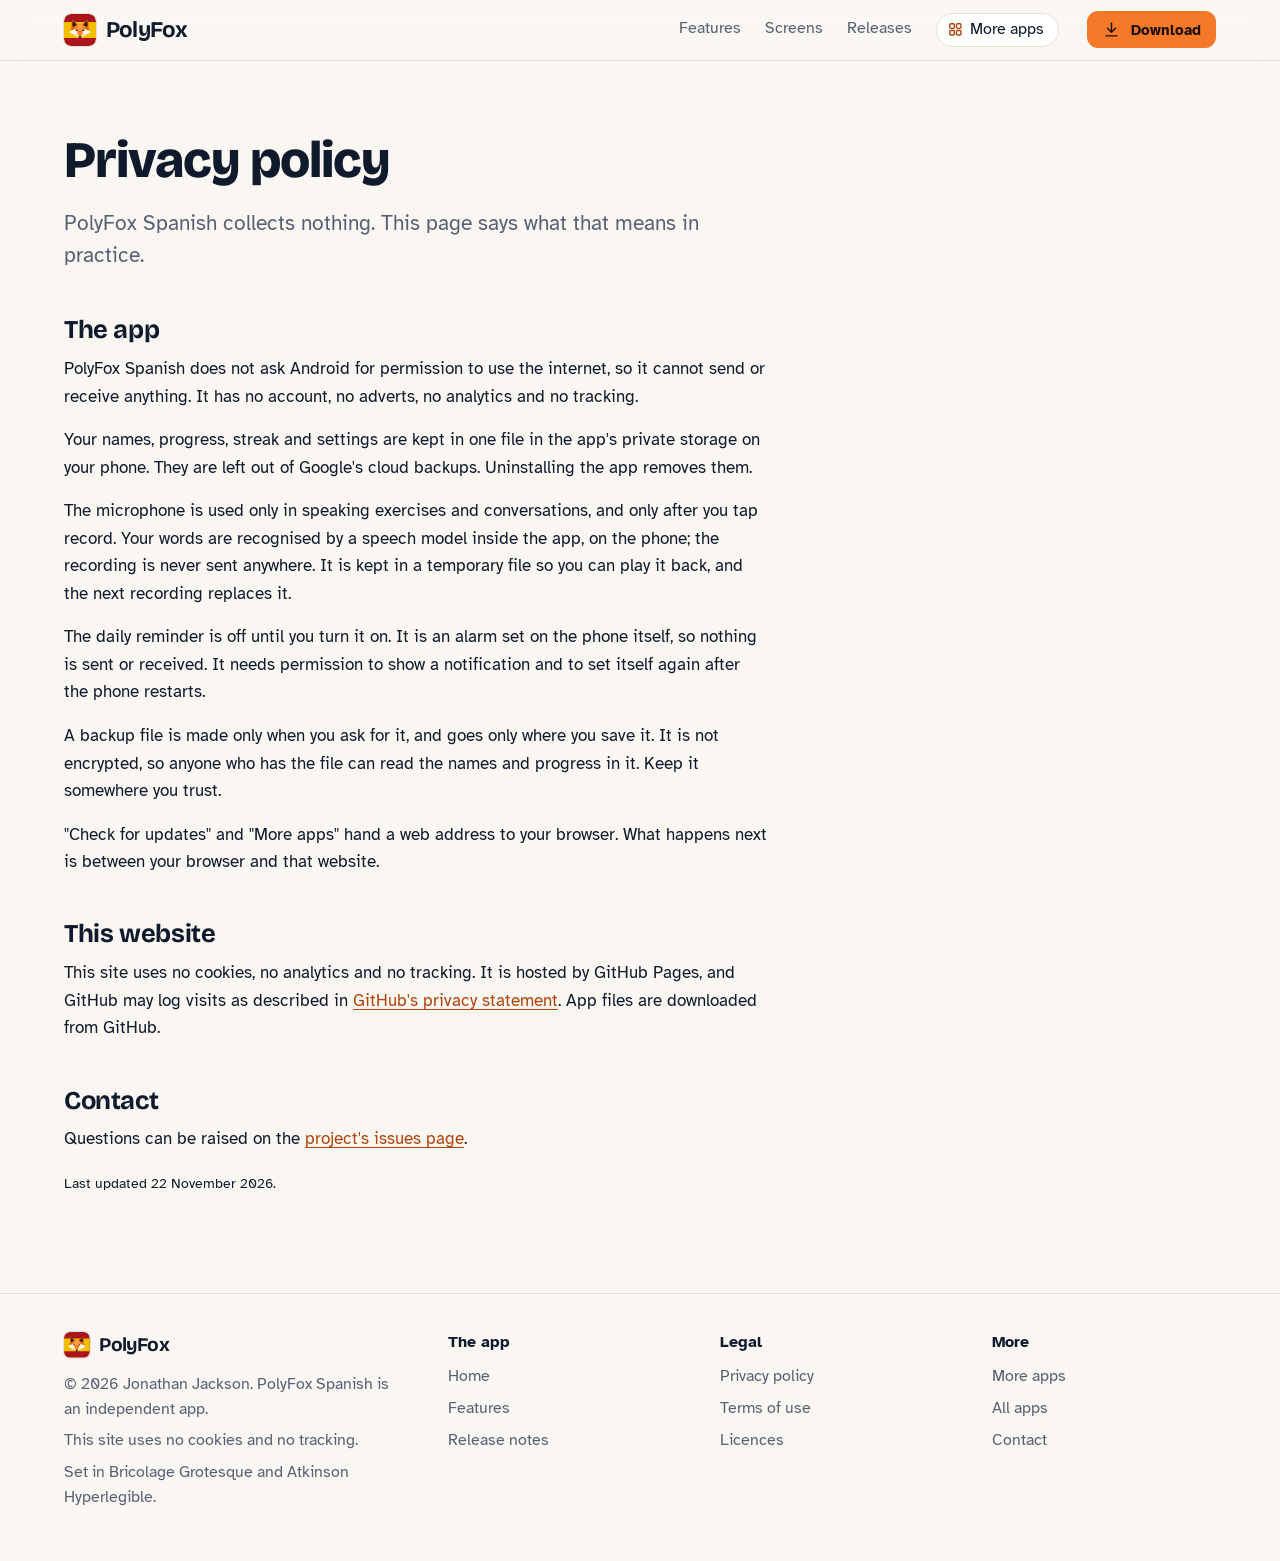
<file: privacy.html>
<!DOCTYPE html>
<html lang="en-GB">
<head>
<meta charset="utf-8">
<meta name="viewport" content="width=device-width, initial-scale=1">
<title>PolyFox Spanish privacy policy</title>
<meta name="description" content="PolyFox Spanish collects nothing. This page says what that means in practice.">
<meta name="author" content="Jonathan Jackson">
<link rel="canonical" href="https://customgpter.github.io/polyfox-spanish/privacy.html">
<meta name="theme-color" content="#faf7f2" media="(prefers-color-scheme: light)">
<meta name="theme-color" content="#0b1420" media="(prefers-color-scheme: dark)">
<meta property="og:type" content="website">
<meta property="og:site_name" content="PolyFox Spanish">
<meta property="og:title" content="PolyFox Spanish privacy policy">
<meta property="og:description" content="PolyFox Spanish collects nothing. This page says what that means in practice.">
<meta property="og:url" content="https://customgpter.github.io/polyfox-spanish/privacy.html">
<meta property="og:image" content="https://customgpter.github.io/polyfox-spanish/assets/og.png">
<meta property="og:image:width" content="1200">
<meta property="og:image:height" content="630">
<meta property="og:image:alt" content="The PolyFox Spanish lesson path and a conversation set in Spain">
<meta property="og:locale" content="en_GB">
<meta name="twitter:card" content="summary_large_image">
<link rel="icon" href="./assets/favicon.svg" type="image/svg+xml">
<link rel="apple-touch-icon" href="./assets/apple-touch-icon.png">
<link rel="preload" href="./assets/fonts/bricolage-grotesque-latin.woff2" as="font" type="font/woff2" crossorigin>
<link rel="preload" href="./assets/fonts/atkinson-hyperlegible-latin-400-normal.woff2" as="font" type="font/woff2" crossorigin>
<link rel="stylesheet" href="./assets/site.css?v=1">
<link rel="stylesheet" href="./assets/house.css?v=1">
<link rel="stylesheet" href="./assets/apps-list.css?v=1">
<script src="./assets/apps-list.js?v=1" defer></script>

</head>
<body>
<a class="skip" href="#main">Skip to content</a>
<header class="masthead">
<div class="wrap">
<a class="brand" href="./" aria-label="PolyFox Spanish home"><svg viewBox="0 0 108 108" aria-hidden="true"><rect width="108" height="108" rx="24" fill="#AA151B"/><path fill="#F1BF00" d="M0 27H108V81H0Z"/><polygon fill="#C94E12" points="26.7,17.9 47.0,35.1 36.1,42.9 25.1,45.2"/><polygon fill="#C94E12" points="82.9,45.2 71.9,42.9 61.0,35.1 81.3,17.9"/><polygon fill="#2B1D17" points="29.8,24.1 42.3,35.8 36.1,41.3 29.0,42.1"/><polygon fill="#2B1D17" points="79.0,42.1 71.9,41.3 65.7,35.8 78.2,24.1"/><polygon fill="#FF9A4D" points="54.0,33.5 47.0,35.1 41.5,50.7 54.0,56.9"/><polygon fill="#FF9A4D" points="54.0,56.9 66.5,50.7 61.0,35.1 54.0,33.5"/><polygon fill="#F47A2A" points="47.0,35.1 36.1,42.9 32.2,53.0 41.5,50.7"/><polygon fill="#F47A2A" points="66.5,50.7 75.8,53.0 71.9,42.9 61.0,35.1"/><polygon fill="#E2611A" points="36.1,42.9 25.1,45.2 22.0,56.9 32.2,53.0"/><polygon fill="#E2611A" points="75.8,53.0 86.0,56.9 82.9,45.2 71.9,42.9"/><polygon fill="#FFF6EC" points="32.2,53.0 22.0,56.9 18.9,63.1 30.6,68.6 40.7,65.5 41.5,50.7"/><polygon fill="#FFF6EC" points="66.5,50.7 67.3,65.5 77.4,68.6 89.1,63.1 86.0,56.9 75.8,53.0"/><polygon fill="#F3E3D2" points="30.6,68.6 40.7,65.5 47.0,76.4 38.4,74.8"/><polygon fill="#F3E3D2" points="69.6,74.8 61.0,76.4 67.3,65.5 77.4,68.6"/><polygon fill="#F47A2A" points="41.5,50.7 54.0,56.9 54.0,78.0 49.3,76.4 44.6,62.4"/><polygon fill="#F47A2A" points="63.4,62.4 58.7,76.4 54.0,78.0 54.0,56.9 66.5,50.7"/><polygon fill="#FFF6EC" points="41.5,50.7 44.6,62.4 49.3,76.4 47.0,76.4 40.7,65.5"/><polygon fill="#FFF6EC" points="67.3,65.5 61.0,76.4 58.7,76.4 63.4,62.4 66.5,50.7"/><polygon fill="#2B1D17" points="49.3,76.4 54.0,74.8 58.7,76.4 56.3,81.9 54.0,83.4 51.7,81.9"/><polygon fill="#2B1D17" points="37.6,54.6 42.3,51.8 46.2,55.3 41.5,57.3"/><polygon fill="#2B1D17" points="66.5,57.3 61.8,55.3 65.7,51.8 70.4,54.6"/></svg><span>PolyFox</span></a>
<nav aria-label="Main"><ul><li><a href="./#features">Features</a></li><li><a href="./#screens">Screens</a></li><li><a href="./releases.html">Releases</a></li><li><a class="more-apps" href="./more-apps.html"><svg class="ico" viewBox="0 0 24 24" aria-hidden="true"><rect x="4" y="4" width="6.5" height="6.5" rx="1.6"/><rect x="13.5" y="4" width="6.5" height="6.5" rx="1.6"/><rect x="4" y="13.5" width="6.5" height="6.5" rx="1.6"/><rect x="13.5" y="13.5" width="6.5" height="6.5" rx="1.6"/></svg>More apps</a></li></ul></nav>
<a class="button small" href="https://github.com/CustomGPTer/polyfox-spanish/releases/latest/download/PolyFox.apk"><svg class="ico" viewBox="0 0 24 24" aria-hidden="true"><path d="M12 4v11"/><path d="M7 10.5l5 5 5-5"/><path d="M5 20h14"/></svg>Download</a>
</div>
</header>
<main id="main" class="doc">
<div class="wrap"><div class="measure"><h1>Privacy policy</h1>
<p class="lede">PolyFox Spanish collects nothing. This page says what that means in practice.</p>
<h2>The app</h2>
<p>PolyFox Spanish does not ask Android for permission to use the internet, so it cannot send or receive anything. It has no account, no adverts, no analytics and no tracking.</p>
<p>Your names, progress, streak and settings are kept in one file in the app's private storage on your phone. They are left out of Google's cloud backups. Uninstalling the app removes them.</p>
<p>The microphone is used only in speaking exercises and conversations, and only after you tap record. Your words are recognised by a speech model inside the app, on the phone; the recording is never sent anywhere. It is kept in a temporary file so you can play it back, and the next recording replaces it.</p>
<p>The daily reminder is off until you turn it on. It is an alarm set on the phone itself, so nothing is sent or received. It needs permission to show a notification and to set itself again after the phone restarts.</p>
<p>A backup file is made only when you ask for it, and goes only where you save it. It is not encrypted, so anyone who has the file can read the names and progress in it. Keep it somewhere you trust.</p>
<p>"Check for updates" and "More apps" hand a web address to your browser. What happens next is between your browser and that website.</p>
<h2>This website</h2>
<p>This site uses no cookies, no analytics and no tracking. It is hosted by GitHub Pages, and GitHub may log visits as described in <a href="https://docs.github.com/en/site-policy/privacy-policies/github-general-privacy-statement">GitHub's privacy statement</a>. App files are downloaded from GitHub.</p>
<h2>Contact</h2>
<p>Questions can be raised on the <a href="https://github.com/CustomGPTer/polyfox-spanish/issues">project's issues page</a>.</p>
<p><small>Last updated 22 November 2026.</small></p></div></div>
</main>
<footer class="colophon">
<div class="wrap">
<div>
<a class="brand" href="./" aria-label="PolyFox Spanish home"><svg viewBox="0 0 108 108" aria-hidden="true"><rect width="108" height="108" rx="24" fill="#AA151B"/><path fill="#F1BF00" d="M0 27H108V81H0Z"/><polygon fill="#C94E12" points="26.7,17.9 47.0,35.1 36.1,42.9 25.1,45.2"/><polygon fill="#C94E12" points="82.9,45.2 71.9,42.9 61.0,35.1 81.3,17.9"/><polygon fill="#2B1D17" points="29.8,24.1 42.3,35.8 36.1,41.3 29.0,42.1"/><polygon fill="#2B1D17" points="79.0,42.1 71.9,41.3 65.7,35.8 78.2,24.1"/><polygon fill="#FF9A4D" points="54.0,33.5 47.0,35.1 41.5,50.7 54.0,56.9"/><polygon fill="#FF9A4D" points="54.0,56.9 66.5,50.7 61.0,35.1 54.0,33.5"/><polygon fill="#F47A2A" points="47.0,35.1 36.1,42.9 32.2,53.0 41.5,50.7"/><polygon fill="#F47A2A" points="66.5,50.7 75.8,53.0 71.9,42.9 61.0,35.1"/><polygon fill="#E2611A" points="36.1,42.9 25.1,45.2 22.0,56.9 32.2,53.0"/><polygon fill="#E2611A" points="75.8,53.0 86.0,56.9 82.9,45.2 71.9,42.9"/><polygon fill="#FFF6EC" points="32.2,53.0 22.0,56.9 18.9,63.1 30.6,68.6 40.7,65.5 41.5,50.7"/><polygon fill="#FFF6EC" points="66.5,50.7 67.3,65.5 77.4,68.6 89.1,63.1 86.0,56.9 75.8,53.0"/><polygon fill="#F3E3D2" points="30.6,68.6 40.7,65.5 47.0,76.4 38.4,74.8"/><polygon fill="#F3E3D2" points="69.6,74.8 61.0,76.4 67.3,65.5 77.4,68.6"/><polygon fill="#F47A2A" points="41.5,50.7 54.0,56.9 54.0,78.0 49.3,76.4 44.6,62.4"/><polygon fill="#F47A2A" points="63.4,62.4 58.7,76.4 54.0,78.0 54.0,56.9 66.5,50.7"/><polygon fill="#FFF6EC" points="41.5,50.7 44.6,62.4 49.3,76.4 47.0,76.4 40.7,65.5"/><polygon fill="#FFF6EC" points="67.3,65.5 61.0,76.4 58.7,76.4 63.4,62.4 66.5,50.7"/><polygon fill="#2B1D17" points="49.3,76.4 54.0,74.8 58.7,76.4 56.3,81.9 54.0,83.4 51.7,81.9"/><polygon fill="#2B1D17" points="37.6,54.6 42.3,51.8 46.2,55.3 41.5,57.3"/><polygon fill="#2B1D17" points="66.5,57.3 61.8,55.3 65.7,51.8 70.4,54.6"/></svg><span>PolyFox</span></a>
<p>&copy; 2026 Jonathan Jackson. PolyFox Spanish is an independent app.</p>
<p>This site uses no cookies and no tracking.</p>
<p>Set in Bricolage Grotesque and Atkinson Hyperlegible.</p>
</div>
<nav aria-label="The app"><h2>The app</h2><ul>
<li><a href="./">Home</a></li>
<li><a href="./#features">Features</a></li>
<li><a href="./releases.html">Release notes</a></li>
</ul></nav>
<nav aria-label="Legal"><h2>Legal</h2><ul>
<li><a href="./privacy.html">Privacy policy</a></li>
<li><a href="./terms.html">Terms of use</a></li>
<li><a href="./licences.html">Licences</a></li>
</ul></nav>
<nav aria-label="More"><h2>More</h2><ul>
<li><a href="./more-apps.html">More apps</a></li>
<li><a href="https://customgpter.github.io/">All apps</a></li>
<li><a href="https://github.com/CustomGPTer/polyfox-spanish/issues">Contact</a></li>
</ul></nav>
</div>
</footer>
</body>
</html>
</file>
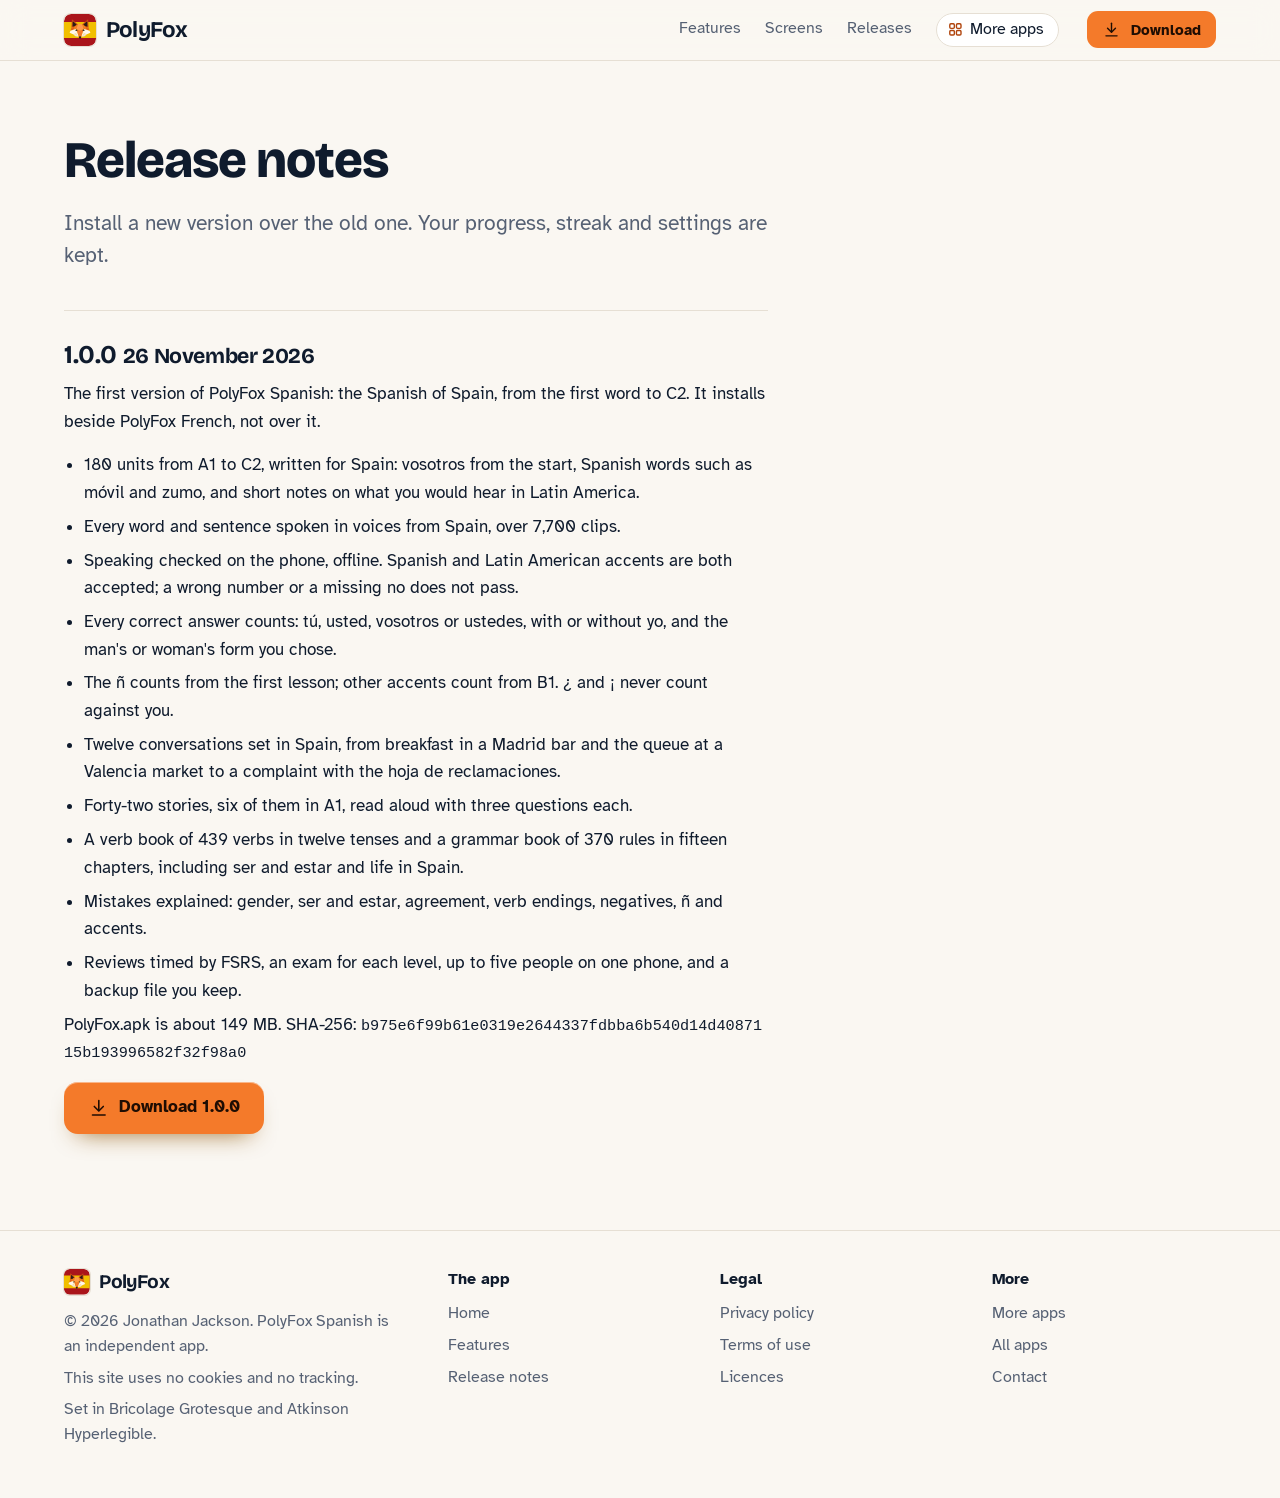
<file: releases.html>
<!DOCTYPE html>
<html lang="en-GB">
<head>
<meta charset="utf-8">
<meta name="viewport" content="width=device-width, initial-scale=1">
<title>PolyFox Spanish release notes</title>
<meta name="description" content="What is in each version of PolyFox Spanish, with the app file for each.">
<meta name="author" content="Jonathan Jackson">
<link rel="canonical" href="https://customgpter.github.io/polyfox-spanish/releases.html">
<meta name="theme-color" content="#faf7f2" media="(prefers-color-scheme: light)">
<meta name="theme-color" content="#0b1420" media="(prefers-color-scheme: dark)">
<meta property="og:type" content="website">
<meta property="og:site_name" content="PolyFox">
<meta property="og:title" content="PolyFox Spanish release notes">
<meta property="og:description" content="What is in each version of PolyFox Spanish, with the app file for each.">
<meta property="og:url" content="https://customgpter.github.io/polyfox-spanish/releases.html">
<meta property="og:image" content="https://customgpter.github.io/polyfox-spanish/assets/og.png">
<meta property="og:image:width" content="1200">
<meta property="og:image:height" content="630">
<meta property="og:image:alt" content="The PolyFox Spanish lesson path and a conversation set in Spain">
<meta property="og:locale" content="en_GB">
<meta name="twitter:card" content="summary_large_image">
<link rel="icon" href="./assets/favicon.svg" type="image/svg+xml">
<link rel="apple-touch-icon" href="./assets/apple-touch-icon.png">
<link rel="preload" href="./assets/fonts/bricolage-grotesque-latin.woff2" as="font" type="font/woff2" crossorigin>
<link rel="preload" href="./assets/fonts/atkinson-hyperlegible-latin-400-normal.woff2" as="font" type="font/woff2" crossorigin>
<link rel="stylesheet" href="./assets/site.css?v=1">
<link rel="stylesheet" href="./assets/house.css?v=1">
<link rel="stylesheet" href="./assets/apps-list.css?v=1">
<script src="./assets/apps-list.js?v=1" defer></script>

</head>
<body>
<a class="skip" href="#main">Skip to content</a>
<header class="masthead">
<div class="wrap">
<a class="brand" href="./" aria-label="PolyFox Spanish home"><svg viewBox="0 0 108 108" aria-hidden="true"><rect width="108" height="108" rx="24" fill="#AA151B"/><path fill="#F1BF00" d="M0 27H108V81H0Z"/><polygon fill="#C94E12" points="26.7,17.9 47.0,35.1 36.1,42.9 25.1,45.2"/><polygon fill="#C94E12" points="82.9,45.2 71.9,42.9 61.0,35.1 81.3,17.9"/><polygon fill="#2B1D17" points="29.8,24.1 42.3,35.8 36.1,41.3 29.0,42.1"/><polygon fill="#2B1D17" points="79.0,42.1 71.9,41.3 65.7,35.8 78.2,24.1"/><polygon fill="#FF9A4D" points="54.0,33.5 47.0,35.1 41.5,50.7 54.0,56.9"/><polygon fill="#FF9A4D" points="54.0,56.9 66.5,50.7 61.0,35.1 54.0,33.5"/><polygon fill="#F47A2A" points="47.0,35.1 36.1,42.9 32.2,53.0 41.5,50.7"/><polygon fill="#F47A2A" points="66.5,50.7 75.8,53.0 71.9,42.9 61.0,35.1"/><polygon fill="#E2611A" points="36.1,42.9 25.1,45.2 22.0,56.9 32.2,53.0"/><polygon fill="#E2611A" points="75.8,53.0 86.0,56.9 82.9,45.2 71.9,42.9"/><polygon fill="#FFF6EC" points="32.2,53.0 22.0,56.9 18.9,63.1 30.6,68.6 40.7,65.5 41.5,50.7"/><polygon fill="#FFF6EC" points="66.5,50.7 67.3,65.5 77.4,68.6 89.1,63.1 86.0,56.9 75.8,53.0"/><polygon fill="#F3E3D2" points="30.6,68.6 40.7,65.5 47.0,76.4 38.4,74.8"/><polygon fill="#F3E3D2" points="69.6,74.8 61.0,76.4 67.3,65.5 77.4,68.6"/><polygon fill="#F47A2A" points="41.5,50.7 54.0,56.9 54.0,78.0 49.3,76.4 44.6,62.4"/><polygon fill="#F47A2A" points="63.4,62.4 58.7,76.4 54.0,78.0 54.0,56.9 66.5,50.7"/><polygon fill="#FFF6EC" points="41.5,50.7 44.6,62.4 49.3,76.4 47.0,76.4 40.7,65.5"/><polygon fill="#FFF6EC" points="67.3,65.5 61.0,76.4 58.7,76.4 63.4,62.4 66.5,50.7"/><polygon fill="#2B1D17" points="49.3,76.4 54.0,74.8 58.7,76.4 56.3,81.9 54.0,83.4 51.7,81.9"/><polygon fill="#2B1D17" points="37.6,54.6 42.3,51.8 46.2,55.3 41.5,57.3"/><polygon fill="#2B1D17" points="66.5,57.3 61.8,55.3 65.7,51.8 70.4,54.6"/></svg><span>PolyFox</span></a>
<nav aria-label="Main"><ul><li><a href="./#features">Features</a></li><li><a href="./#screens">Screens</a></li><li><a href="./releases.html">Releases</a></li><li><a class="more-apps" href="./more-apps.html"><svg class="ico" viewBox="0 0 24 24" aria-hidden="true"><rect x="4" y="4" width="6.5" height="6.5" rx="1.6"/><rect x="13.5" y="4" width="6.5" height="6.5" rx="1.6"/><rect x="4" y="13.5" width="6.5" height="6.5" rx="1.6"/><rect x="13.5" y="13.5" width="6.5" height="6.5" rx="1.6"/></svg>More apps</a></li></ul></nav>
<a class="button small" href="https://github.com/CustomGPTer/polyfox-spanish/releases/latest/download/PolyFox.apk"><svg class="ico" viewBox="0 0 24 24" aria-hidden="true"><path d="M12 4v11"/><path d="M7 10.5l5 5 5-5"/><path d="M5 20h14"/></svg>Download</a>
</div>
</header>
<main id="main" class="doc">
<div class="wrap"><div class="measure"><h1>Release notes</h1>
<p class="lede">Install a new version over the old one. Your progress, streak and settings are kept.</p>
<article class="release" id="v1.0.0"><h2>1.0.0 <small>26 November 2026</small></h2>
<p>The first version of PolyFox Spanish: the Spanish of Spain, from the first word to C2. It installs beside PolyFox French, not over it.</p>
<ul><li>180 units from A1 to C2, written for Spain: vosotros from the start, Spanish words such as móvil and zumo, and short notes on what you would hear in Latin America.</li><li>Every word and sentence spoken in voices from Spain, over 7,700 clips.</li><li>Speaking checked on the phone, offline. Spanish and Latin American accents are both accepted; a wrong number or a missing no does not pass.</li><li>Every correct answer counts: tú, usted, vosotros or ustedes, with or without yo, and the man's or woman's form you chose.</li><li>The ñ counts from the first lesson; other accents count from B1. ¿ and ¡ never count against you.</li><li>Twelve conversations set in Spain, from breakfast in a Madrid bar and the queue at a Valencia market to a complaint with the hoja de reclamaciones.</li><li>Forty-two stories, six of them in A1, read aloud with three questions each.</li><li>A verb book of 439 verbs in twelve tenses and a grammar book of 370 rules in fifteen chapters, including ser and estar and life in Spain.</li><li>Mistakes explained: gender, ser and estar, agreement, verb endings, negatives, ñ and accents.</li><li>Reviews timed by FSRS, an exam for each level, up to five people on one phone, and a backup file you keep.</li></ul>
<p>PolyFox.apk is about 149 MB. SHA-256: <code class="sum">b975e6f99b61e0319e2644337fdbba6b540d14d4087115b193996582f32f98a0</code></p>
<p><a class="button" href="https://github.com/CustomGPTer/polyfox-spanish/releases/download/v1.0.0/PolyFox.apk"><svg class="ico" viewBox="0 0 24 24" aria-hidden="true"><path d="M12 4v11"/><path d="M7 10.5l5 5 5-5"/><path d="M5 20h14"/></svg>Download 1.0.0</a></p></article>
</div></div>
</main>
<footer class="colophon">
<div class="wrap">
<div>
<a class="brand" href="./" aria-label="PolyFox Spanish home"><svg viewBox="0 0 108 108" aria-hidden="true"><rect width="108" height="108" rx="24" fill="#AA151B"/><path fill="#F1BF00" d="M0 27H108V81H0Z"/><polygon fill="#C94E12" points="26.7,17.9 47.0,35.1 36.1,42.9 25.1,45.2"/><polygon fill="#C94E12" points="82.9,45.2 71.9,42.9 61.0,35.1 81.3,17.9"/><polygon fill="#2B1D17" points="29.8,24.1 42.3,35.8 36.1,41.3 29.0,42.1"/><polygon fill="#2B1D17" points="79.0,42.1 71.9,41.3 65.7,35.8 78.2,24.1"/><polygon fill="#FF9A4D" points="54.0,33.5 47.0,35.1 41.5,50.7 54.0,56.9"/><polygon fill="#FF9A4D" points="54.0,56.9 66.5,50.7 61.0,35.1 54.0,33.5"/><polygon fill="#F47A2A" points="47.0,35.1 36.1,42.9 32.2,53.0 41.5,50.7"/><polygon fill="#F47A2A" points="66.5,50.7 75.8,53.0 71.9,42.9 61.0,35.1"/><polygon fill="#E2611A" points="36.1,42.9 25.1,45.2 22.0,56.9 32.2,53.0"/><polygon fill="#E2611A" points="75.8,53.0 86.0,56.9 82.9,45.2 71.9,42.9"/><polygon fill="#FFF6EC" points="32.2,53.0 22.0,56.9 18.9,63.1 30.6,68.6 40.7,65.5 41.5,50.7"/><polygon fill="#FFF6EC" points="66.5,50.7 67.3,65.5 77.4,68.6 89.1,63.1 86.0,56.9 75.8,53.0"/><polygon fill="#F3E3D2" points="30.6,68.6 40.7,65.5 47.0,76.4 38.4,74.8"/><polygon fill="#F3E3D2" points="69.6,74.8 61.0,76.4 67.3,65.5 77.4,68.6"/><polygon fill="#F47A2A" points="41.5,50.7 54.0,56.9 54.0,78.0 49.3,76.4 44.6,62.4"/><polygon fill="#F47A2A" points="63.4,62.4 58.7,76.4 54.0,78.0 54.0,56.9 66.5,50.7"/><polygon fill="#FFF6EC" points="41.5,50.7 44.6,62.4 49.3,76.4 47.0,76.4 40.7,65.5"/><polygon fill="#FFF6EC" points="67.3,65.5 61.0,76.4 58.7,76.4 63.4,62.4 66.5,50.7"/><polygon fill="#2B1D17" points="49.3,76.4 54.0,74.8 58.7,76.4 56.3,81.9 54.0,83.4 51.7,81.9"/><polygon fill="#2B1D17" points="37.6,54.6 42.3,51.8 46.2,55.3 41.5,57.3"/><polygon fill="#2B1D17" points="66.5,57.3 61.8,55.3 65.7,51.8 70.4,54.6"/></svg><span>PolyFox</span></a>
<p>&copy; 2026 Jonathan Jackson. PolyFox Spanish is an independent app.</p>
<p>This site uses no cookies and no tracking.</p>
<p>Set in Bricolage Grotesque and Atkinson Hyperlegible.</p>
</div>
<nav aria-label="The app"><h2>The app</h2><ul>
<li><a href="./">Home</a></li>
<li><a href="./#features">Features</a></li>
<li><a href="./releases.html">Release notes</a></li>
</ul></nav>
<nav aria-label="Legal"><h2>Legal</h2><ul>
<li><a href="./privacy.html">Privacy policy</a></li>
<li><a href="./terms.html">Terms of use</a></li>
<li><a href="./licences.html">Licences</a></li>
</ul></nav>
<nav aria-label="More"><h2>More</h2><ul>
<li><a href="./more-apps.html">More apps</a></li>
<li><a href="https://customgpter.github.io/">All apps</a></li>
<li><a href="https://github.com/CustomGPTer/polyfox-spanish/issues">Contact</a></li>
</ul></nav>
</div>
</footer>
</body>
</html>
</file>
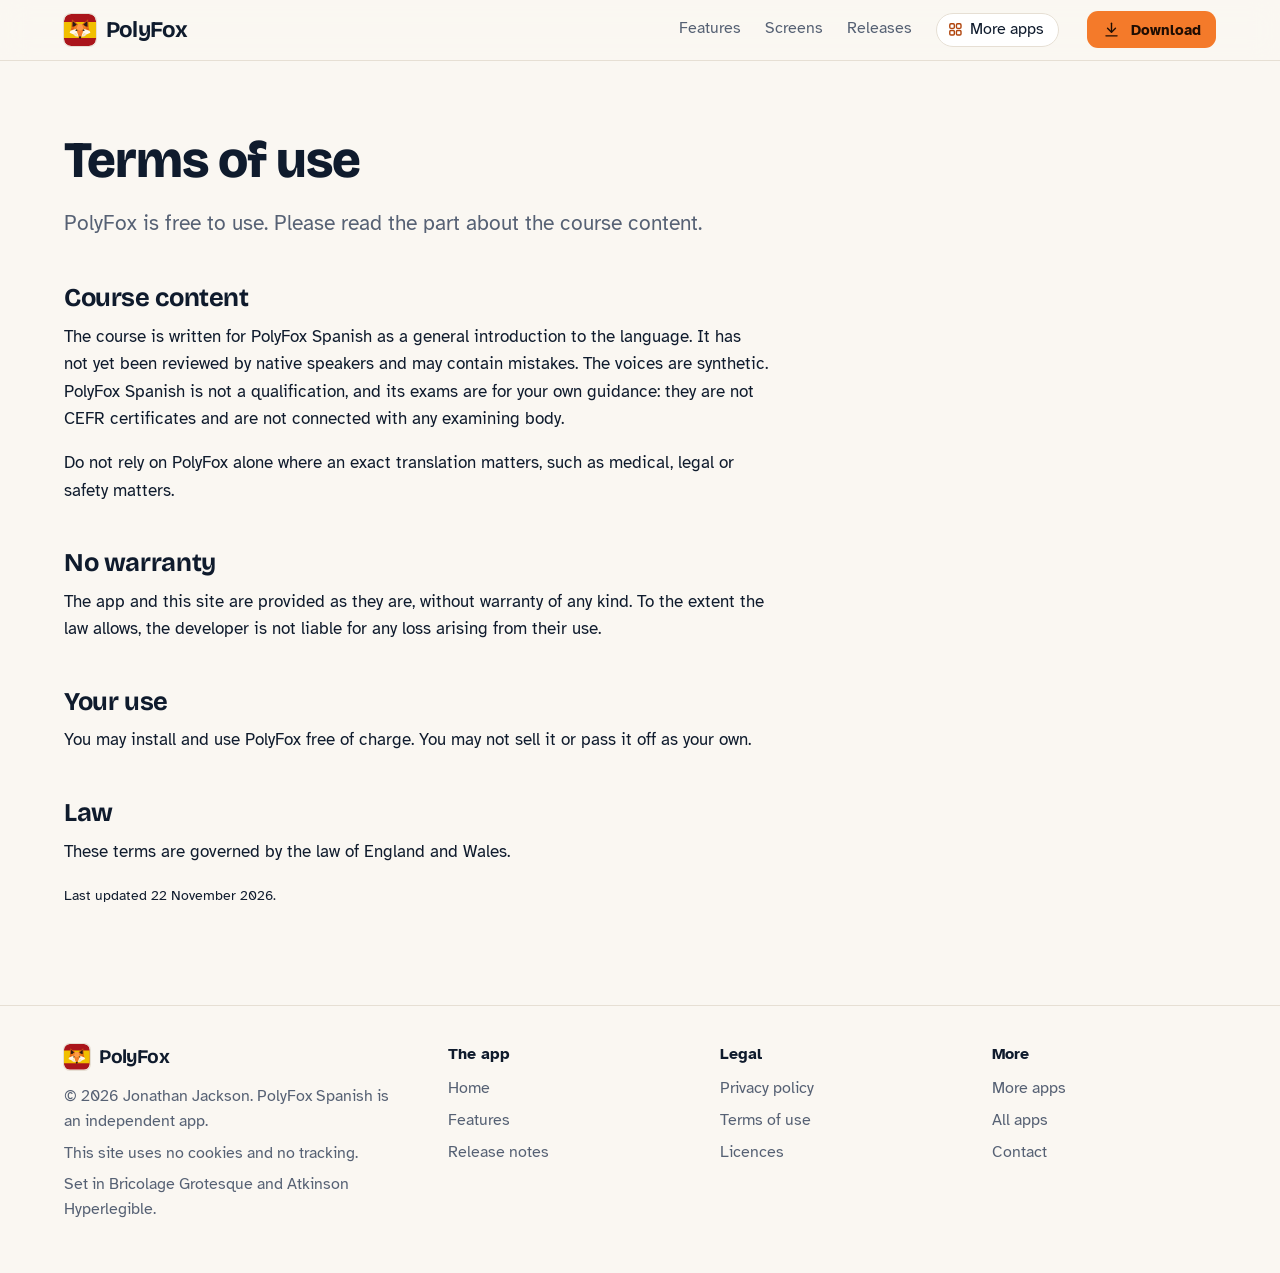
<file: terms.html>
<!DOCTYPE html>
<html lang="en-GB">
<head>
<meta charset="utf-8">
<meta name="viewport" content="width=device-width, initial-scale=1">
<title>PolyFox Spanish terms of use</title>
<meta name="description" content="PolyFox is free to use. These are the terms.">
<meta name="author" content="Jonathan Jackson">
<link rel="canonical" href="https://customgpter.github.io/polyfox-spanish/terms.html">
<meta name="theme-color" content="#faf7f2" media="(prefers-color-scheme: light)">
<meta name="theme-color" content="#0b1420" media="(prefers-color-scheme: dark)">
<meta property="og:type" content="website">
<meta property="og:site_name" content="PolyFox Spanish">
<meta property="og:title" content="PolyFox Spanish terms of use">
<meta property="og:description" content="PolyFox is free to use. These are the terms.">
<meta property="og:url" content="https://customgpter.github.io/polyfox-spanish/terms.html">
<meta property="og:image" content="https://customgpter.github.io/polyfox-spanish/assets/og.png">
<meta property="og:image:width" content="1200">
<meta property="og:image:height" content="630">
<meta property="og:image:alt" content="The PolyFox Spanish lesson path and a conversation set in Spain">
<meta property="og:locale" content="en_GB">
<meta name="twitter:card" content="summary_large_image">
<link rel="icon" href="./assets/favicon.svg" type="image/svg+xml">
<link rel="apple-touch-icon" href="./assets/apple-touch-icon.png">
<link rel="preload" href="./assets/fonts/bricolage-grotesque-latin.woff2" as="font" type="font/woff2" crossorigin>
<link rel="preload" href="./assets/fonts/atkinson-hyperlegible-latin-400-normal.woff2" as="font" type="font/woff2" crossorigin>
<link rel="stylesheet" href="./assets/site.css?v=1">
<link rel="stylesheet" href="./assets/house.css?v=1">
<link rel="stylesheet" href="./assets/apps-list.css?v=1">
<script src="./assets/apps-list.js?v=1" defer></script>

</head>
<body>
<a class="skip" href="#main">Skip to content</a>
<header class="masthead">
<div class="wrap">
<a class="brand" href="./" aria-label="PolyFox Spanish home"><svg viewBox="0 0 108 108" aria-hidden="true"><rect width="108" height="108" rx="24" fill="#AA151B"/><path fill="#F1BF00" d="M0 27H108V81H0Z"/><polygon fill="#C94E12" points="26.7,17.9 47.0,35.1 36.1,42.9 25.1,45.2"/><polygon fill="#C94E12" points="82.9,45.2 71.9,42.9 61.0,35.1 81.3,17.9"/><polygon fill="#2B1D17" points="29.8,24.1 42.3,35.8 36.1,41.3 29.0,42.1"/><polygon fill="#2B1D17" points="79.0,42.1 71.9,41.3 65.7,35.8 78.2,24.1"/><polygon fill="#FF9A4D" points="54.0,33.5 47.0,35.1 41.5,50.7 54.0,56.9"/><polygon fill="#FF9A4D" points="54.0,56.9 66.5,50.7 61.0,35.1 54.0,33.5"/><polygon fill="#F47A2A" points="47.0,35.1 36.1,42.9 32.2,53.0 41.5,50.7"/><polygon fill="#F47A2A" points="66.5,50.7 75.8,53.0 71.9,42.9 61.0,35.1"/><polygon fill="#E2611A" points="36.1,42.9 25.1,45.2 22.0,56.9 32.2,53.0"/><polygon fill="#E2611A" points="75.8,53.0 86.0,56.9 82.9,45.2 71.9,42.9"/><polygon fill="#FFF6EC" points="32.2,53.0 22.0,56.9 18.9,63.1 30.6,68.6 40.7,65.5 41.5,50.7"/><polygon fill="#FFF6EC" points="66.5,50.7 67.3,65.5 77.4,68.6 89.1,63.1 86.0,56.9 75.8,53.0"/><polygon fill="#F3E3D2" points="30.6,68.6 40.7,65.5 47.0,76.4 38.4,74.8"/><polygon fill="#F3E3D2" points="69.6,74.8 61.0,76.4 67.3,65.5 77.4,68.6"/><polygon fill="#F47A2A" points="41.5,50.7 54.0,56.9 54.0,78.0 49.3,76.4 44.6,62.4"/><polygon fill="#F47A2A" points="63.4,62.4 58.7,76.4 54.0,78.0 54.0,56.9 66.5,50.7"/><polygon fill="#FFF6EC" points="41.5,50.7 44.6,62.4 49.3,76.4 47.0,76.4 40.7,65.5"/><polygon fill="#FFF6EC" points="67.3,65.5 61.0,76.4 58.7,76.4 63.4,62.4 66.5,50.7"/><polygon fill="#2B1D17" points="49.3,76.4 54.0,74.8 58.7,76.4 56.3,81.9 54.0,83.4 51.7,81.9"/><polygon fill="#2B1D17" points="37.6,54.6 42.3,51.8 46.2,55.3 41.5,57.3"/><polygon fill="#2B1D17" points="66.5,57.3 61.8,55.3 65.7,51.8 70.4,54.6"/></svg><span>PolyFox</span></a>
<nav aria-label="Main"><ul><li><a href="./#features">Features</a></li><li><a href="./#screens">Screens</a></li><li><a href="./releases.html">Releases</a></li><li><a class="more-apps" href="./more-apps.html"><svg class="ico" viewBox="0 0 24 24" aria-hidden="true"><rect x="4" y="4" width="6.5" height="6.5" rx="1.6"/><rect x="13.5" y="4" width="6.5" height="6.5" rx="1.6"/><rect x="4" y="13.5" width="6.5" height="6.5" rx="1.6"/><rect x="13.5" y="13.5" width="6.5" height="6.5" rx="1.6"/></svg>More apps</a></li></ul></nav>
<a class="button small" href="https://github.com/CustomGPTer/polyfox-spanish/releases/latest/download/PolyFox.apk"><svg class="ico" viewBox="0 0 24 24" aria-hidden="true"><path d="M12 4v11"/><path d="M7 10.5l5 5 5-5"/><path d="M5 20h14"/></svg>Download</a>
</div>
</header>
<main id="main" class="doc">
<div class="wrap"><div class="measure"><h1>Terms of use</h1>
<p class="lede">PolyFox is free to use. Please read the part about the course content.</p>
<h2>Course content</h2>
<p>The course is written for PolyFox Spanish as a general introduction to the language. It has not yet been reviewed by native speakers and may contain mistakes. The voices are synthetic. PolyFox Spanish is not a qualification, and its exams are for your own guidance: they are not CEFR certificates and are not connected with any examining body.</p>
<p>Do not rely on PolyFox alone where an exact translation matters, such as medical, legal or safety matters.</p>
<h2>No warranty</h2>
<p>The app and this site are provided as they are, without warranty of any kind. To the extent the law allows, the developer is not liable for any loss arising from their use.</p>
<h2>Your use</h2>
<p>You may install and use PolyFox free of charge. You may not sell it or pass it off as your own.</p>
<h2>Law</h2>
<p>These terms are governed by the law of England and Wales.</p>
<p><small>Last updated 22 November 2026.</small></p></div></div>
</main>
<footer class="colophon">
<div class="wrap">
<div>
<a class="brand" href="./" aria-label="PolyFox Spanish home"><svg viewBox="0 0 108 108" aria-hidden="true"><rect width="108" height="108" rx="24" fill="#AA151B"/><path fill="#F1BF00" d="M0 27H108V81H0Z"/><polygon fill="#C94E12" points="26.7,17.9 47.0,35.1 36.1,42.9 25.1,45.2"/><polygon fill="#C94E12" points="82.9,45.2 71.9,42.9 61.0,35.1 81.3,17.9"/><polygon fill="#2B1D17" points="29.8,24.1 42.3,35.8 36.1,41.3 29.0,42.1"/><polygon fill="#2B1D17" points="79.0,42.1 71.9,41.3 65.7,35.8 78.2,24.1"/><polygon fill="#FF9A4D" points="54.0,33.5 47.0,35.1 41.5,50.7 54.0,56.9"/><polygon fill="#FF9A4D" points="54.0,56.9 66.5,50.7 61.0,35.1 54.0,33.5"/><polygon fill="#F47A2A" points="47.0,35.1 36.1,42.9 32.2,53.0 41.5,50.7"/><polygon fill="#F47A2A" points="66.5,50.7 75.8,53.0 71.9,42.9 61.0,35.1"/><polygon fill="#E2611A" points="36.1,42.9 25.1,45.2 22.0,56.9 32.2,53.0"/><polygon fill="#E2611A" points="75.8,53.0 86.0,56.9 82.9,45.2 71.9,42.9"/><polygon fill="#FFF6EC" points="32.2,53.0 22.0,56.9 18.9,63.1 30.6,68.6 40.7,65.5 41.5,50.7"/><polygon fill="#FFF6EC" points="66.5,50.7 67.3,65.5 77.4,68.6 89.1,63.1 86.0,56.9 75.8,53.0"/><polygon fill="#F3E3D2" points="30.6,68.6 40.7,65.5 47.0,76.4 38.4,74.8"/><polygon fill="#F3E3D2" points="69.6,74.8 61.0,76.4 67.3,65.5 77.4,68.6"/><polygon fill="#F47A2A" points="41.5,50.7 54.0,56.9 54.0,78.0 49.3,76.4 44.6,62.4"/><polygon fill="#F47A2A" points="63.4,62.4 58.7,76.4 54.0,78.0 54.0,56.9 66.5,50.7"/><polygon fill="#FFF6EC" points="41.5,50.7 44.6,62.4 49.3,76.4 47.0,76.4 40.7,65.5"/><polygon fill="#FFF6EC" points="67.3,65.5 61.0,76.4 58.7,76.4 63.4,62.4 66.5,50.7"/><polygon fill="#2B1D17" points="49.3,76.4 54.0,74.8 58.7,76.4 56.3,81.9 54.0,83.4 51.7,81.9"/><polygon fill="#2B1D17" points="37.6,54.6 42.3,51.8 46.2,55.3 41.5,57.3"/><polygon fill="#2B1D17" points="66.5,57.3 61.8,55.3 65.7,51.8 70.4,54.6"/></svg><span>PolyFox</span></a>
<p>&copy; 2026 Jonathan Jackson. PolyFox Spanish is an independent app.</p>
<p>This site uses no cookies and no tracking.</p>
<p>Set in Bricolage Grotesque and Atkinson Hyperlegible.</p>
</div>
<nav aria-label="The app"><h2>The app</h2><ul>
<li><a href="./">Home</a></li>
<li><a href="./#features">Features</a></li>
<li><a href="./releases.html">Release notes</a></li>
</ul></nav>
<nav aria-label="Legal"><h2>Legal</h2><ul>
<li><a href="./privacy.html">Privacy policy</a></li>
<li><a href="./terms.html">Terms of use</a></li>
<li><a href="./licences.html">Licences</a></li>
</ul></nav>
<nav aria-label="More"><h2>More</h2><ul>
<li><a href="./more-apps.html">More apps</a></li>
<li><a href="https://customgpter.github.io/">All apps</a></li>
<li><a href="https://github.com/CustomGPTer/polyfox-spanish/issues">Contact</a></li>
</ul></nav>
</div>
</footer>
</body>
</html>
</file>
<file: assets/site.css>
@font-face{font-family:"Bricolage Grotesque";src:url("fonts/bricolage-grotesque-latin.woff2") format("woff2");font-weight:200 800;font-style:normal;font-display:swap}
@font-face{font-family:"Atkinson Hyperlegible";src:url("fonts/atkinson-hyperlegible-latin-400-normal.woff2") format("woff2");font-weight:400;font-style:normal;font-display:swap}
@font-face{font-family:"Atkinson Hyperlegible";src:url("fonts/atkinson-hyperlegible-latin-700-normal.woff2") format("woff2");font-weight:700;font-style:normal;font-display:swap}

/* Daylight page, night-time camera. The lamp colour is kept for the one thing to press and for what the camera has seen. */
:root{
  --page:#f2f5f9; --panel:#ffffff; --raised:#e8edf3; --ink:#0d1a2b; --soft:#465468; --rule:#d2dae4;
  --accent:#0a6a55; --accent-ink:#ffffff; --warn:#8a5200; --rec:#d3302f;
  --lamp:#ffb347; --lamp-ink:#231400; --lamp-text:#8a5200;
  --night:#09111e; --night-2:#111d30; --night-3:#1a2a43; --night-ink:#eaf0f8; --night-soft:#9fb0c7; --night-rule:#24364f; --iris:#55d6ab;
  --display:"Bricolage Grotesque","Atkinson Hyperlegible",system-ui,sans-serif;
  --sans:"Atkinson Hyperlegible",system-ui,-apple-system,"Segoe UI",Roboto,sans-serif;
  --mono:ui-monospace,SFMono-Regular,Menlo,Consolas,"Liberation Mono",monospace;
  color-scheme:light dark;
}
@media (prefers-color-scheme:dark){
  :root{--page:#0a111b; --panel:#111a27; --raised:#182434; --ink:#e9eef5; --soft:#a0aec0; --rule:#243247;
    --accent:#55d6ab; --accent-ink:#00281d; --warn:#ffb347; --rec:#ff6163; --lamp-text:#ffb347}
}

*,*::before,*::after{box-sizing:border-box}
html{-webkit-text-size-adjust:100%;scroll-behavior:smooth;scroll-padding-top:5.5rem}
@media (prefers-reduced-motion:reduce){html{scroll-behavior:auto}}
body{margin:0;background:var(--page);color:var(--ink);font:400 1.0625rem/1.62 var(--sans);text-rendering:optimizeLegibility;-webkit-font-smoothing:antialiased}
img,svg{max-width:100%;display:block}
a{color:var(--accent);text-decoration-thickness:.07em;text-underline-offset:.2em}
a:hover{text-decoration-thickness:.13em}
:focus-visible{outline:3px solid var(--lamp);outline-offset:3px;border-radius:6px}
code{font:.9em/1 var(--mono);overflow-wrap:anywhere}
h1,h2,h3{font-family:var(--display);font-weight:700;letter-spacing:-.015em;line-height:1.08;margin:0;text-wrap:balance}
p{margin:0 0 1rem}
.skip{position:absolute;left:-999px;top:0;background:var(--ink);color:var(--page);padding:.6rem 1rem;z-index:30;border-radius:0 0 8px 0}
.skip:focus{left:0}
.sr{position:absolute;width:1px;height:1px;overflow:hidden;clip-path:inset(50%);white-space:nowrap}
.wrap{width:min(72rem,100% - 2.5rem);margin-inline:auto}
.measure{max-width:44rem}
.ico{width:1.25em;height:1.25em;flex:none;fill:none;stroke:currentColor;stroke-width:1.75;stroke-linecap:round;stroke-linejoin:round}

/* ---------- masthead */
.masthead{position:sticky;top:0;z-index:20;background:color-mix(in srgb,var(--page) 88%,transparent);-webkit-backdrop-filter:blur(14px) saturate(1.3);backdrop-filter:blur(14px) saturate(1.3);border-bottom:1px solid var(--rule)}
.masthead .wrap{display:flex;flex-wrap:wrap;align-items:center;gap:.35rem 1.75rem;padding-block:.7rem}
.brand{display:inline-flex;align-items:center;gap:.6rem;font:700 1.4rem/1 var(--display);letter-spacing:-.03em;color:var(--ink);text-decoration:none;margin-right:auto}
.brand svg{width:2rem;height:2rem;flex:none;border-radius:.5rem;box-shadow:0 0 0 1px var(--rule)}
.masthead nav ul{display:flex;flex-wrap:wrap;align-items:center;gap:.15rem 1.5rem;list-style:none;margin:0;padding:0;font-size:1rem;line-height:1.3}
.masthead nav a{display:inline-flex;align-items:center;gap:.4rem;color:var(--soft);text-decoration:none;padding-block:.45rem;border-bottom:2px solid transparent}
.masthead nav a:hover{color:var(--ink)}
.masthead nav a[aria-current="page"]{color:var(--ink);border-bottom-color:var(--lamp)}
.masthead nav a.more-apps{color:var(--ink);border:1px solid var(--rule);border-radius:999px;padding:.34rem .85rem .34rem .65rem;background:var(--panel)}
.masthead nav a.more-apps .ico{width:1.05em;height:1.05em;color:var(--accent);stroke-width:2}
.masthead nav a.more-apps:hover,.masthead nav a.more-apps[aria-current="page"]{border-color:var(--accent)}
.button{display:inline-flex;align-items:center;gap:.6rem;background:var(--lamp);color:var(--lamp-ink);font:700 1.08rem/1.2 var(--sans);text-decoration:none;padding:.95rem 1.5rem;border-radius:14px;box-shadow:0 1px 0 rgba(255,255,255,.45) inset,0 12px 24px -14px rgba(138,82,0,.9)}
.button:hover{background:#ffc56e}
.button:active{transform:translateY(1px)}
.button.small{font-size:.95rem;padding:.55rem .95rem;border-radius:11px;box-shadow:none}
.button.quiet{background:none;box-shadow:none;border:1px solid var(--rule);color:var(--ink)}
.button.quiet:hover{border-color:var(--ink);background:none}
@media (max-width:52rem){
  .masthead nav{order:3;flex:1 0 100%}
  .masthead nav ul{gap:.1rem .85rem;font-size:.95rem}
  .masthead nav .wide{display:none}
}
@media (max-width:24rem){.masthead nav a.more-apps .ico{display:none}.masthead nav a.more-apps{padding-inline:.7rem}}

/* ---------- hero */
.hero{padding-block:clamp(2.2rem,6vw,4.75rem) clamp(2.5rem,6vw,4.5rem);overflow:hidden}
.hero-grid{display:grid;gap:clamp(2.25rem,5vw,4rem);align-items:center}
@media (min-width:62rem){.hero-grid{grid-template-columns:minmax(0,11fr) minmax(0,10fr)}}
.hero h1{font-size:clamp(2.6rem,6vw,4.25rem);font-weight:800;line-height:1;letter-spacing:-.022em;margin-bottom:1.5rem}
.lede{font-size:clamp(1.14rem,2vw,1.3rem);line-height:1.55;color:var(--soft);margin:0 0 1rem;max-width:34rem}
.get{display:flex;flex-wrap:wrap;align-items:center;gap:.9rem 1.5rem;margin:1.8rem 0 1.1rem}
.get .aside{font-weight:700;color:var(--ink)}
.facts{font-size:.98rem;line-height:1.5;color:var(--soft);margin:0 0 .5rem;max-width:36rem}
.pills{display:flex;flex-wrap:wrap;gap:.45rem;list-style:none;margin:0 0 1rem;padding:0;font-size:.95rem}
.pills li{border:1px solid var(--rule);border-radius:999px;padding:.22rem .8rem;background:var(--panel);color:var(--soft)}

/* the monitor: the camera's view, the day beneath it, and the alert it sends */
.monitor{position:relative;max-width:36rem;margin-inline:auto;width:100%;padding-bottom:3.1rem}
@media (min-width:62rem){.monitor{margin-inline:auto 0}}
.screen{position:relative;background:var(--night);border-radius:22px;padding:.6rem;box-shadow:0 0 0 1px var(--night-rule),0 30px 60px -30px rgba(9,17,30,.75)}
.cam{position:relative;border-radius:15px;overflow:hidden;aspect-ratio:16/10;background:#0b1626}
.cam svg{width:100%;height:100%}
.cam text{font:700 15px var(--sans);fill:#231400}
.hud{position:absolute;display:inline-flex;align-items:center;gap:.4rem;font:700 .76rem/1 var(--sans);color:var(--night-ink);background:rgba(6,12,22,.62);border-radius:999px;padding:.38rem .65rem;letter-spacing:.01em}
.hud i{width:.5rem;height:.5rem;border-radius:50%;background:var(--iris)}
.hud.watching{left:.7rem;top:.7rem}
.hud.rec{right:.7rem;top:.7rem}
.hud.rec i{background:#ff5a5c}
.hud.stamp{left:.7rem;bottom:.7rem;font:400 .74rem/1 var(--mono);border-radius:6px;color:#d5deea}
.hud.place{right:.7rem;bottom:.7rem;border-radius:6px;font-weight:400;color:#d5deea}
.day{padding:.85rem .55rem 2rem;color:var(--night-soft);font-size:.8rem;line-height:1.2}
.day-head{display:flex;justify-content:space-between;margin-bottom:.6rem}
.day-head b{color:var(--night-ink)}
.track{position:relative;height:1.5rem;border-radius:7px;background:repeating-linear-gradient(90deg,var(--night-3) 0 1px,transparent 1px calc(100% / 24)),var(--night-2);box-shadow:inset 0 0 0 1px var(--night-rule)}
.ev{position:absolute;top:3px;bottom:3px;width:max(5px,1.1%);border-radius:3px;background:var(--iris);left:var(--at)}
.ev.seen{background:var(--lamp)}
.now{position:absolute;top:-4px;bottom:-4px;left:var(--at);width:2px;background:var(--night-ink);border-radius:2px}
.hours{display:flex;justify-content:space-between;margin-top:.4rem;font-size:.72rem}
.alert{position:absolute;right:-.4rem;bottom:0;display:flex;align-items:center;gap:.75rem;width:min(19rem,88%);background:var(--panel);color:var(--ink);border:1px solid var(--rule);border-radius:16px;padding:.65rem .8rem;box-shadow:0 18px 36px -18px rgba(9,17,30,.55)}
.alert .thumb{flex:none;width:3.1rem;height:3.1rem;border-radius:10px;background:linear-gradient(160deg,#16263d,#0b1626);position:relative;overflow:hidden}
.alert .thumb::before{content:"";position:absolute;left:50%;bottom:0;width:38%;height:62%;translate:-50% 0;border-radius:40% 40% 0 0;background:#6f86a6}
.alert .thumb::after{content:"";position:absolute;left:50%;top:14%;width:26%;aspect-ratio:1;translate:-50% 0;border-radius:50%;background:#8ea4c2}
.alert b{display:block;font-size:.98rem;line-height:1.25}
.alert span{display:block;font-size:.86rem;color:var(--soft);line-height:1.3}
.alert .dot{flex:none;width:.6rem;height:.6rem;border-radius:50%;background:var(--lamp);margin-left:auto;box-shadow:0 0 0 4px color-mix(in srgb,var(--lamp) 25%,transparent)}
@media (max-width:26rem){.alert{right:0}}
@media (prefers-reduced-motion:no-preference){
  .cam .spill{animation:vg-in .9s ease-out .25s both}
  .cam .who{animation:vg-step .9s cubic-bezier(.2,.8,.25,1) .9s both}
  .cam .mark{animation:vg-lock .45s cubic-bezier(.3,1.4,.5,1) 1.7s both;transform-box:fill-box;transform-origin:center}
  .hud.rec{animation:vg-in .3s ease-out 2.05s both}
  .hud.rec i{animation:vg-blink 1.2s steps(2,jump-none) 2.3s 4}
  .ev.seen,.now{animation:vg-pop .4s cubic-bezier(.3,1.5,.5,1) 2.4s both}
  .alert{animation:vg-rise .6s cubic-bezier(.2,.8,.25,1) 2.9s both}
  @keyframes vg-in{from{opacity:0}to{opacity:1}}
  @keyframes vg-step{from{opacity:0;transform:translateX(18px)}to{opacity:1;transform:none}}
  @keyframes vg-lock{from{opacity:0;transform:scale(1.12)}to{opacity:1;transform:none}}
  @keyframes vg-blink{from{opacity:1}to{opacity:.25}}
  @keyframes vg-pop{from{opacity:0;transform:scaleY(.2)}to{opacity:1;transform:none}}
  @keyframes vg-rise{from{opacity:0;transform:translateY(14px)}to{opacity:1;transform:none}}
}

/* ---------- sections */
section{padding-block:clamp(3rem,7vw,5.5rem)}
section + section{border-top:1px solid var(--rule)}
h2{font-size:clamp(1.8rem,3.6vw,2.6rem);margin-bottom:.9rem}
h3{font:700 1.1rem/1.3 var(--sans);letter-spacing:0;margin:0 0 .3rem}
.intro{color:var(--soft);max-width:40rem;margin-bottom:2.2rem;font-size:1.1rem}

.promises{padding-block:0;border-block:1px solid var(--rule);background:var(--panel)}
.promises ul{list-style:none;margin:0;padding:0;display:grid;grid-template-columns:repeat(auto-fit,minmax(min(100%,14rem),1fr))}
.promises li{display:flex;gap:.8rem;align-items:flex-start;padding:1.4rem 1.5rem 1.4rem 0}
.promises .ico{width:1.6rem;height:1.6rem;color:var(--accent);margin-top:.1rem}
.promises b{display:block;line-height:1.3}
.promises span{color:var(--soft);font-size:.96rem;line-height:1.45;display:block}
.hero + .promises{border-top:1px solid var(--rule)}

.steps{list-style:none;counter-reset:s;margin:0;padding:0;display:grid;gap:1.25rem}
@media (min-width:52rem){.steps{grid-template-columns:repeat(3,minmax(0,1fr))}}
.steps li{counter-increment:s;background:var(--panel);border:1px solid var(--rule);border-radius:18px;padding:1.4rem 1.4rem 1.5rem}
.steps li::before{content:counter(s);display:grid;place-items:center;width:2rem;height:2rem;border-radius:50%;background:var(--ink);color:var(--page);font:700 1rem/1 var(--display);margin-bottom:1rem}
.steps p{margin:0;color:var(--soft)}

.notices{display:grid;gap:1.25rem}
@media (min-width:52rem){.notices{grid-template-columns:repeat(2,minmax(0,1fr))}}
.sense{background:var(--night);color:var(--night-ink);border-radius:20px;padding:1.5rem 1.5rem 1.6rem;box-shadow:0 0 0 1px var(--night-rule)}
.sense h3{font:700 1.35rem/1.2 var(--display);letter-spacing:-.02em;margin-bottom:.35rem}
.sense p{color:var(--night-soft);margin-bottom:1.1rem}
.chips{display:flex;flex-wrap:wrap;gap:.5rem;list-style:none;margin:0;padding:0}
.chips li{display:inline-flex;align-items:center;gap:.45rem;border:1px solid var(--night-rule);background:var(--night-2);border-radius:10px;padding:.42rem .75rem .42rem .6rem;font-size:.98rem;line-height:1.2}
.chips .ico{color:var(--lamp)}

.groups{display:grid;gap:0}
.group{display:grid;gap:.4rem 3rem;padding-block:1.6rem;border-top:1px solid var(--rule)}
.group:last-child{border-bottom:1px solid var(--rule)}
@media (min-width:56rem){.group{grid-template-columns:13rem minmax(0,1fr)}}
.group > h3{font:700 1.3rem/1.2 var(--display);letter-spacing:-.02em;color:var(--ink)}
.group dl{margin:0;display:grid;gap:1.1rem 2.5rem}
@media (min-width:40rem){.group dl{grid-template-columns:repeat(2,minmax(0,1fr))}}
.group dt{font-weight:700;line-height:1.35}
.group dd{margin:.2rem 0 0;color:var(--soft)}

.setups{display:grid;gap:1.25rem}
@media (min-width:52rem){.setups{grid-template-columns:repeat(2,minmax(0,1fr))}}
.setup{background:var(--panel);border:1px solid var(--rule);border-radius:20px;padding:1.5rem}
.setup h3{font:700 1.35rem/1.2 var(--display);letter-spacing:-.02em;margin-bottom:.9rem}
.setup .kit{display:flex;align-items:center;gap:.6rem;color:var(--soft);font-size:.95rem;margin-bottom:1rem}
.setup .kit .ico{width:1.9rem;height:1.9rem;color:var(--ink);stroke-width:1.5}
.setup .kit .to{width:1.2rem;height:1.2rem;color:var(--soft)}
.ticks{list-style:none;margin:0;padding:0;display:grid;gap:.5rem}
.ticks li{position:relative;padding-left:1.7rem;color:var(--soft)}
.ticks li::before{content:"";position:absolute;left:.15rem;top:.42em;width:.75rem;height:.42rem;border-left:2.5px solid var(--accent);border-bottom:2.5px solid var(--accent);rotate:-45deg}

.modes{list-style:none;margin:0;padding:0;display:grid;gap:1.25rem}
@media (min-width:52rem){.modes{grid-template-columns:repeat(3,minmax(0,1fr))}}
.modes li{border-top:3px solid var(--ink);padding-top:1rem}
.modes p{color:var(--soft);margin:0}

.scroll{overflow-x:auto}
table{width:100%;border-collapse:collapse}
th,td{text-align:left;vertical-align:top;padding:.85rem 1.2rem .85rem 0;border-top:1px solid var(--rule)}
thead th{border-top:0;color:var(--soft);font-weight:400;padding-top:0}
tbody th{font-weight:700;min-width:11rem}
tr:last-child>*{border-bottom:1px solid var(--rule)}
.after-table{margin-top:1.5rem}
/* On a phone a table becomes a stack: the row's name, then its cells side by side. */
@media (max-width:40rem){
  table:not(.cmp),table:not(.cmp) thead,table:not(.cmp) tbody{display:block}
  table:not(.cmp) tr{display:flex;flex-wrap:wrap;gap:.3rem 1.1rem;padding:.9rem 0;border-top:1px solid var(--rule)}
  table:not(.cmp) thead tr{border-top:0;padding-top:0}
  table:not(.cmp) tbody tr:last-child{border-bottom:1px solid var(--rule)}
  table:not(.cmp) th,table:not(.cmp) td{display:block;border:0;padding:0;flex:1 1 0;min-width:0;overflow-wrap:break-word}
  table:not(.cmp) tr>:first-child{flex:0 0 100%;min-width:0}
}

.plain{list-style:none;margin:0;padding:0;display:grid;gap:1.6rem 3rem}
@media (min-width:52rem){.plain{grid-template-columns:repeat(3,minmax(0,1fr))}}
.plain p{color:var(--soft);margin:0}

.faq{display:grid;gap:0 3rem;align-items:start}
@media (min-width:56rem){.faq{grid-template-columns:repeat(2,minmax(0,1fr))}}
.faq details{border-top:1px solid var(--rule);padding:.15rem 0}
.faq summary{cursor:pointer;list-style:none;display:flex;align-items:flex-start;justify-content:space-between;gap:1rem;font-weight:700;padding:.85rem 0;line-height:1.35}
.faq summary::-webkit-details-marker{display:none}
.faq summary::after{content:"";flex:none;width:.6rem;height:.6rem;margin:.3rem .25rem 0 0;border-right:2px solid var(--soft);border-bottom:2px solid var(--soft);rotate:45deg;transition:rotate .15s}
.faq details[open] summary::after{rotate:-135deg;margin-top:.55rem}
.faq details p{color:var(--soft);margin:0 0 1.1rem;max-width:36rem}
@media (prefers-reduced-motion:reduce){.faq summary::after{transition:none}}

.closing{background:var(--night);color:var(--night-ink);border-top:0}
.closing .wrap{display:grid;gap:1.5rem 3rem;align-items:center}
@media (min-width:52rem){.closing .wrap{grid-template-columns:minmax(0,1fr) auto}}
.closing h2{margin-bottom:.5rem}
.closing p{color:var(--night-soft);margin:0;max-width:36rem}
.closing a:not(.button){color:var(--iris)}
section + .closing{border-top:0}

/* ---------- document pages */
.doc{padding-block:clamp(2.5rem,6vw,4.5rem) clamp(3rem,7vw,5rem)}
.doc h1{font-size:clamp(2.2rem,5vw,3.2rem);font-weight:800;letter-spacing:-.02em;margin-bottom:1.2rem}
.doc .lede{max-width:none}
.doc h2{font-size:1.6rem;margin-top:2.8rem;margin-bottom:.7rem;scroll-margin-top:5.5rem}
.doc h3{margin-top:1.6rem}
.doc ul{padding-left:1.25rem;margin:0 0 1rem}
.doc li{margin:.4rem 0}
.doc a{overflow-wrap:anywhere}
.contents{border-block:1px solid var(--rule);padding-block:1rem;margin-block:2rem}
.contents ul{list-style:none;margin:.4rem 0 0;padding:0;columns:2 14rem;column-gap:2rem}
.contents li{margin:.2rem 0;break-inside:avoid}
.note{border-left:3px solid var(--lamp);padding:.2rem 0 .2rem 1.1rem;color:var(--soft)}
.key{font-size:.95rem;line-height:1.55;color:var(--soft);margin:0 0 .6rem}
.sum{font-size:.95rem;overflow-wrap:anywhere}

/* ---------- compare */
.cmp{min-width:44rem;margin:1.4rem 0 1rem}
.cmp th,.cmp td{padding:.85rem .9rem}
.cmp thead th{color:var(--ink);font-weight:700;vertical-align:bottom;padding-top:.85rem}
.cmp small{display:block;font-weight:400;font-size:.84rem;line-height:1.35;color:var(--soft)}
.cmp tbody th{min-width:13rem;padding-left:0}
.cmp thead th:first-child{padding-left:0}
.cmp .ours{background:var(--panel);box-shadow:inset 1px 0 var(--rule),inset -1px 0 var(--rule)}
.yes{color:var(--accent);font-weight:700}
.pay{color:var(--lamp-text);font-weight:700}
.na{color:var(--soft)}
.cmp .app{display:none}
@media (max-width:54rem){
  .cmp{min-width:0}
  .cmp thead{position:absolute;width:1px;height:1px;overflow:hidden;clip-path:inset(50%)}
  .cmp tbody,.cmp tr,.cmp th,.cmp td{display:block}
  .cmp tr{padding:1rem 0;border-top:1px solid var(--rule)}
  .cmp th,.cmp td{border:0;padding:0}
  .cmp tbody th{min-width:0;margin-bottom:.55rem}
  .cmp td{display:grid;grid-template-columns:7.5rem 1fr;gap:.75rem;padding:.22rem 0}
  .cmp .app{display:block;font-weight:400;color:var(--soft)}
  .cmp .ours{background:none;box-shadow:none}
  .cmp .ours .app{color:var(--ink);font-weight:700}
}

/* ---------- release notes */
.release{border-top:1px solid var(--rule);margin-top:2.4rem;padding-top:1.9rem;scroll-margin-top:5.5rem}
.doc .release h2{margin-top:0}
.contents + .release{border-top:0;margin-top:0;padding-top:.4rem}
.ver{font-weight:700;font-size:.95rem;color:var(--lamp-text);margin:0 0 .5rem}
.when{color:var(--soft);margin:-.2rem 0 .2rem}
.tag{display:inline-block;background:var(--accent);color:var(--accent-ink);border-radius:999px;font-weight:700;font-size:.8rem;padding:.08rem .6rem;margin-right:.6rem}
.doc .release h3{font-size:1rem;color:var(--ink);margin:1.3rem 0 .2rem}
.release ul{margin-bottom:0}

/* ---------- more apps */
.mapps{list-style:none;margin:2.2rem 0 0;padding:0;display:grid;gap:1.4rem}
@media (min-width:50rem){.mapps{grid-template-columns:repeat(2,minmax(0,1fr))}}
.doc .mapps{padding-left:0}
.doc .mapp{margin:0}
.mapp{display:flex;flex-direction:column;background:var(--panel);border:1px solid var(--rule);border-radius:20px;overflow:hidden}
.mapp-cover{position:relative;height:6.5rem;background:linear-gradient(135deg,var(--b),var(--b2));overflow:hidden}
.mapp-cover svg{position:absolute;right:-1.2rem;top:-1.6rem;width:11rem;height:11rem;max-width:none;opacity:.22}
.mapp-body{display:flex;flex-direction:column;flex:1;padding:0 1.4rem 1.4rem}
.mapp-icon{width:4.25rem;height:4.25rem;border-radius:1rem;margin-top:-2.1rem;position:relative;box-shadow:0 0 0 4px var(--panel)}
.mapp h2{font-size:1.6rem;margin:.85rem 0 .1rem}
.mapp-kind{color:var(--soft);margin:0 0 .7rem}
.mapp-say{margin:0 0 1.1rem}
.mapp-go{display:flex;flex-wrap:wrap;align-items:center;gap:.7rem 1.3rem;margin:auto 0 0}
.mapp-go .button{padding:.75rem 1.15rem;font-size:1rem;border-radius:12px}
.mapp-site{font-weight:700}
.mapp-needs{font-size:.9rem;color:var(--soft);margin:.9rem 0 0}

/* ---------- colophon */
.colophon{border-top:1px solid var(--rule);color:var(--soft);font-size:.98rem;line-height:1.6}
.colophon .wrap{display:grid;gap:2rem 3rem;padding-block:2.4rem 2.8rem}
@media (min-width:52rem){.colophon .wrap{grid-template-columns:minmax(0,1.5fr) repeat(3,minmax(0,1fr))}}
.colophon p{margin:0 0 .4rem;max-width:26rem}
.colophon .brand{font-size:1.2rem;margin-bottom:.9rem}
.colophon .brand svg{width:1.6rem;height:1.6rem}
.colophon h2{font:700 .98rem/1.3 var(--sans);letter-spacing:0;color:var(--ink);margin:0 0 .5rem}
.colophon ul{list-style:none;margin:0;padding:0}
.colophon li a{display:inline-block;padding-block:.22rem;color:var(--soft);text-decoration:none}
.colophon li a:hover{color:var(--ink);text-decoration:underline}
</file>
<file: assets/house.css>
:root{--page:#faf7f2;--panel:#ffffff;--raised:#f3eee6;--ink:#0f1b2d;--soft:#566174;--rule:#e6dfd4;--accent:#b0440c;--accent-ink:#ffffff;--lamp:#f47a2a;--lamp-ink:#1f0d03;--lamp-text:#b0440c}
@media (prefers-color-scheme:dark){:root{--page:#0b1420;--panel:#131f30;--raised:#1b2a40;--ink:#f4efe7;--soft:#a9b4c4;--rule:#26364d;--accent:#ff8a45;--accent-ink:#1a0e06;--lamp:#ff8a45;--lamp-ink:#1a0e06;--lamp-text:#ff8a45}}
/* House additions: phone frames, the screens gallery, the lawful-use box and test-build labels. */
.brand svg{border-radius:22%}
.hero-phone{display:flex;justify-content:center}
.phone{position:relative;width:min(100%,19rem);aspect-ratio:393/852;padding:.55rem;border-radius:2.6rem;background:#0b0d12;box-shadow:0 0 0 1px rgba(255,255,255,.06) inset,0 1px 0 rgba(255,255,255,.12) inset,0 30px 60px -28px rgba(10,20,40,.55),0 12px 24px -12px rgba(10,20,40,.35)}
.phone img{display:block;width:100%;height:100%;object-fit:cover;object-position:top;border-radius:2.1rem;background:#111}
.gallery{display:flex;gap:clamp(1rem,3vw,1.75rem);overflow-x:auto;scroll-snap-type:x mandatory;padding:.5rem .25rem 1.25rem;margin:1.75rem -.25rem 0;scrollbar-width:thin;overscroll-behavior-x:contain}
.gallery:focus-visible{outline-offset:6px}
.shot{flex:0 0 auto;width:min(72vw,15.5rem);margin:0;scroll-snap-align:start}
.shot .phone{width:100%;border-radius:2.2rem;padding:.45rem}
.shot .phone img{border-radius:1.8rem}
.shot .shot figcaption{margin:.85rem .2rem 0;font-size:.98rem;line-height:1.4;color:var(--soft)}
.gate-scope{margin:0 0 .25rem}
.law-box{margin:0 0 1rem;padding:.9rem 1rem;max-width:34rem;border:1px solid #e0b450;background:#fff8e6;color:#3d2a00;border-radius:14px}
.law-box label{display:flex;gap:.65rem;align-items:flex-start;font-weight:700;cursor:pointer;font-size:1.02rem}
.law-box input{width:1.25rem;height:1.25rem;margin:.12rem 0 0;flex:none;accent-color:#b0440c}
.law-box p{margin:.5rem 0 0;font-size:.95rem}
.law-box a{color:#6b4000;font-weight:700}
.gate-scope a[aria-disabled="true"]{opacity:.45;cursor:not-allowed;pointer-events:none;filter:grayscale(.4);box-shadow:none}
.law-band{background:var(--raised)}
.beta-tag{display:inline-block;margin-left:-.9rem;font-size:.72rem;font-weight:700;letter-spacing:.05em;text-transform:uppercase;padding:.3rem .5rem;border-radius:6px;background:#ffe7b3;color:#5c3b00;border:1px solid #e0b450}
.beta-note{max-width:34rem;padding:.8rem 1rem;border-radius:12px;background:#ffe7b3;color:#3d2a00;border:1px solid #e0b450}
.mapp-soon{display:inline-block;padding:.85rem 1.3rem;border:1px dashed var(--rule);border-radius:14px;color:var(--soft);font-weight:700}
code.sum{word-break:break-all}
@media (prefers-color-scheme:dark){
  .law-box,.beta-note{background:#2a2108;color:#ffe9b8;border-color:#7a5c14}
  .law-box a{color:#ffd27a}
  .law-box input{accent-color:#ffb347}
  .beta-tag{background:#4a3500;color:#ffe2a3;border-color:#8a6a1c}
  .phone{box-shadow:0 0 0 1px rgba(255,255,255,.1) inset,0 30px 60px -28px rgba(0,0,0,.8)}
}
@media (max-width:40rem){.hero-phone .phone{width:min(78%,17rem)}}

.cmp td.yes{color:var(--accent);font-weight:700}.cmp td{vertical-align:top}.note-box{border:1px solid var(--rule);border-radius:16px;padding:14px 18px;background:var(--raised)}
</file>
<file: assets/apps-list.css>
/* The full app list on More apps pages and the hub. Works alongside each site's own card styles. */
.mapps-jump{margin:1.8rem 0 0}
.mapps-jump ul{list-style:none;margin:0;padding:0;display:flex;flex-wrap:wrap;gap:.5rem}
.mapps-jump a{display:inline-block;padding:.45rem .85rem;border:1px solid var(--rule,#d2dae4);border-radius:999px;font-size:.95rem;font-weight:700;text-decoration:none;color:inherit;background:var(--panel,#fff)}
.mapps-jump a:hover,.mapps-jump a:focus-visible{border-color:currentColor}
.mapps-group{margin:2.6rem 0 0;scroll-margin-top:5rem}
.mapps-cat{font-size:1.45rem;margin:0;padding:0 0 .6rem;border-bottom:1px solid var(--rule,#d2dae4)}
.mapps-group .mapps{margin-top:1.4rem}
.mapp h3{font-size:1.5rem;line-height:1.2;margin:.85rem 0 .1rem;display:flex;flex-wrap:wrap;align-items:center;gap:.5rem}
.mapp-badge{display:inline-block;font-size:.75rem;font-weight:700;letter-spacing:.04em;text-transform:uppercase;line-height:1;padding:.35rem .55rem;border-radius:6px;vertical-align:middle}
.mapp-badge.beta{background:#ffe7b3;color:#5c3b00;border:1px solid #e0b450}
.mapp-badge.here{background:transparent;color:var(--soft,#465468);border:1px solid var(--rule,#d2dae4)}
.mapp-soon{display:inline-block;padding:.7rem 1.1rem;border:1px dashed var(--rule,#b9c4d1);border-radius:12px;color:var(--soft,#465468);font-weight:700}
.mapp-go .button.ghost{background:transparent;color:inherit;border:2px solid currentColor;box-shadow:none}
.mapp-also{font-size:.9rem;color:var(--soft,#465468);margin:.6rem 0 0}
.mapp-law{margin:0 0 1rem;padding:.8rem .9rem;border:1px solid #e0b450;background:#fff8e6;color:#3d2a00;border-radius:12px;font-size:.95rem}
.mapp-law label{display:flex;gap:.6rem;align-items:flex-start;font-weight:700;cursor:pointer}
.mapp-law input{width:1.2rem;height:1.2rem;margin:.1rem 0 0;flex:none;accent-color:#8a5200}
.mapp-law p{margin:.45rem 0 0}
.mapp-law a{color:#6b4000;font-weight:700}
.mapp a[aria-disabled="true"]{opacity:.45;cursor:not-allowed;pointer-events:none;filter:grayscale(.4)}
@media (prefers-color-scheme:dark){
  .mapp-badge.beta{background:#4a3500;color:#ffe2a3;border-color:#8a6a1c}
  .mapp-law{background:#2a2108;color:#ffe9b8;border-color:#7a5c14}
  .mapp-law a{color:#ffd27a}
  .mapp-law input{accent-color:#ffb347}
}
:where(.mapp a.button){display:inline-flex;align-items:center;gap:.5rem;padding:.75rem 1.15rem;border-radius:12px;background:var(--accent,#1f5fa8);color:var(--accent-ink,#fff);font-weight:700;text-decoration:none;border:2px solid transparent}
:where(.mapp a.button.ghost){background:transparent;color:inherit;border-color:currentColor}
:where(.mapps){list-style:none;padding:0;display:grid;gap:1.4rem}
.gate-scope{margin:0 0 .25rem}
.law-box{margin:0 0 1rem;padding:.9rem 1rem;max-width:34rem;border:1px solid #e0b450;background:#fff8e6;color:#3d2a00;border-radius:14px}
.law-box label{display:flex;gap:.65rem;align-items:flex-start;font-weight:700;cursor:pointer;font-size:1.02rem}
.law-box input{width:1.25rem;height:1.25rem;margin:.12rem 0 0;flex:none;accent-color:#8a5200}
.law-box p{margin:.5rem 0 0;font-size:.95rem}
.law-box a{color:#6b4000;font-weight:700}
.gate-scope a[aria-disabled="true"]{opacity:.45;cursor:not-allowed;pointer-events:none;filter:grayscale(.4);box-shadow:none}
@media (prefers-color-scheme:dark){
  .law-box{background:#2a2108;color:#ffe9b8;border-color:#7a5c14}
  .law-box a{color:#ffd27a}
  .law-box input{accent-color:#ffb347}
}
</file>
